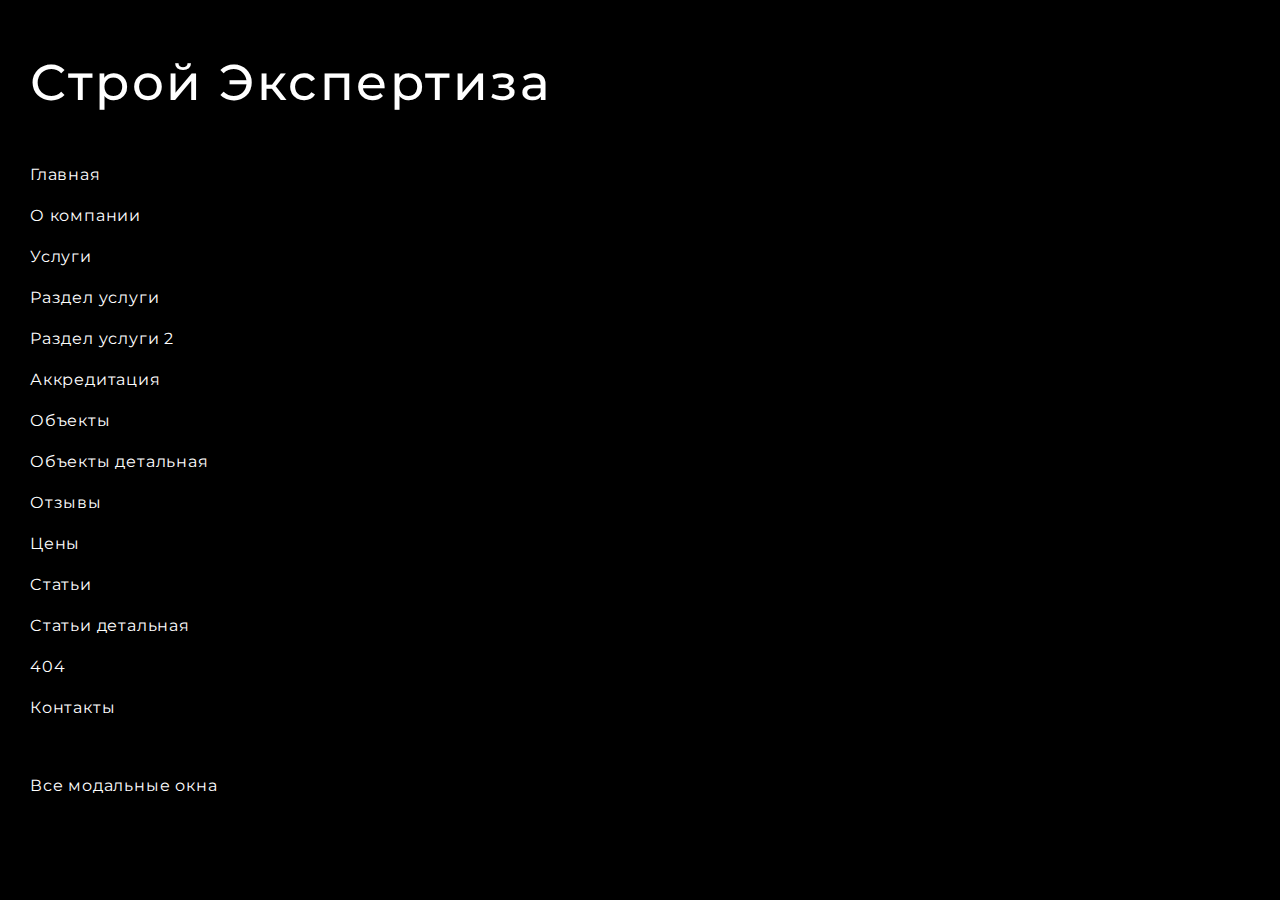
<file: index.html>
<!DOCTYPE html>
<html lang="ru">

<head>
  <meta charset="UTF-8" />
  <meta name="viewport" content="width=device-width, user-scalable=no, viewport-fit=cover" />
  <title>Все страницы</title>

  <link rel="apple-touch-icon" sizes="180x180" href="img/favicon/apple-touch-icon.png">
  <link rel="icon" type="image/png" sizes="32x32" href="img/favicon/favicon-32x32.png">
  <link rel="icon" type="image/png" sizes="16x16" href="img/favicon/favicon-16x16.png">
  <link rel="manifest" href="img/favicon/site.webmanifest">
  <meta name="msapplication-TileColor" content="#da532c">
  <meta name="theme-color" content="#ffffff">

  <link rel="stylesheet" type="text/css" href="fonts/stylesheet.css" />

  <link rel="stylesheet" type="text/css" href="libs/swiper/swiper-bundle.min.css" />
  <link rel="stylesheet" type="text/css" href="libs/selectric/selectric.css" />
  <link rel="stylesheet" type="text/css" href="libs/micromodal/micromodal.css" />
  <link rel="stylesheet" type="text/css" href="libs/fancybox/fancybox.css" />

  <link rel="stylesheet" type="text/css" href="css/style.css" />

  <style>
    body {
      padding: 50px 30px;
      background-color: #000;
      color: #fff;
    }

    a {
      display: table;
      text-decoration: underline;
      text-decoration-color: transparent;
      transition: text-decoration 0.3s;
      text-underline-offset: 5px;
    }

    a:hover {
      text-decoration-color: #fff;
    }

    a+a {
      margin-top: 15px;
    }

    h2 {
      margin-bottom: 50px;
      display: block;
    }
  </style>

</head>

<body>
  <h2>Строй Экспертиза</h2>

  <a href="pages/index.html">Главная</a>
  <a href="pages/about.html">О компании</a>
  <a href="pages/service.html">Услуги</a>
  <a href="pages/service-item.html">Раздел услуги</a>
  <a href="pages/service-item-2.html">Раздел услуги 2</a>
  <a href="pages/accreditation.html">Аккредитация</a>
  <a href="pages/objects.html">Объекты</a>
  <a href="pages/objects-item.html">Объекты детальная</a>
  <a href="pages/reviews.html">Отзывы</a>
  <a href="pages/prices.html">Цены</a>
  <a href="pages/articles.html">Cтатьи</a>
  <a href="pages/articles-item.html">Cтатьи детальная</a>
  <a href="pages/404.html">404</a>
  <a href="pages/contacts.html">Контакты</a>
  <br />
  <br />
  <a href="pages/modals.html">Все модальные окна</a>

  <script src="libs/jquery/jquery-3.7.0.min.js"></script>
  <script src="libs/swiper/swiper-bundle.min.js"></script>
  <script src="libs/selectric/jquery.selectric.min.js"></script>
  <script src="libs/micromodal/micromodal.min.js"></script>
  <script src="libs/tabslet/jquery.tabslet.min.js"></script>
  <script src="libs/fancybox/fancybox.umd.js"></script>
  <script src="libs/inputmask/jquery.inputmask.min.js"></script>
  <script src="js/main.js"></script>
</body>



</html>
</file>
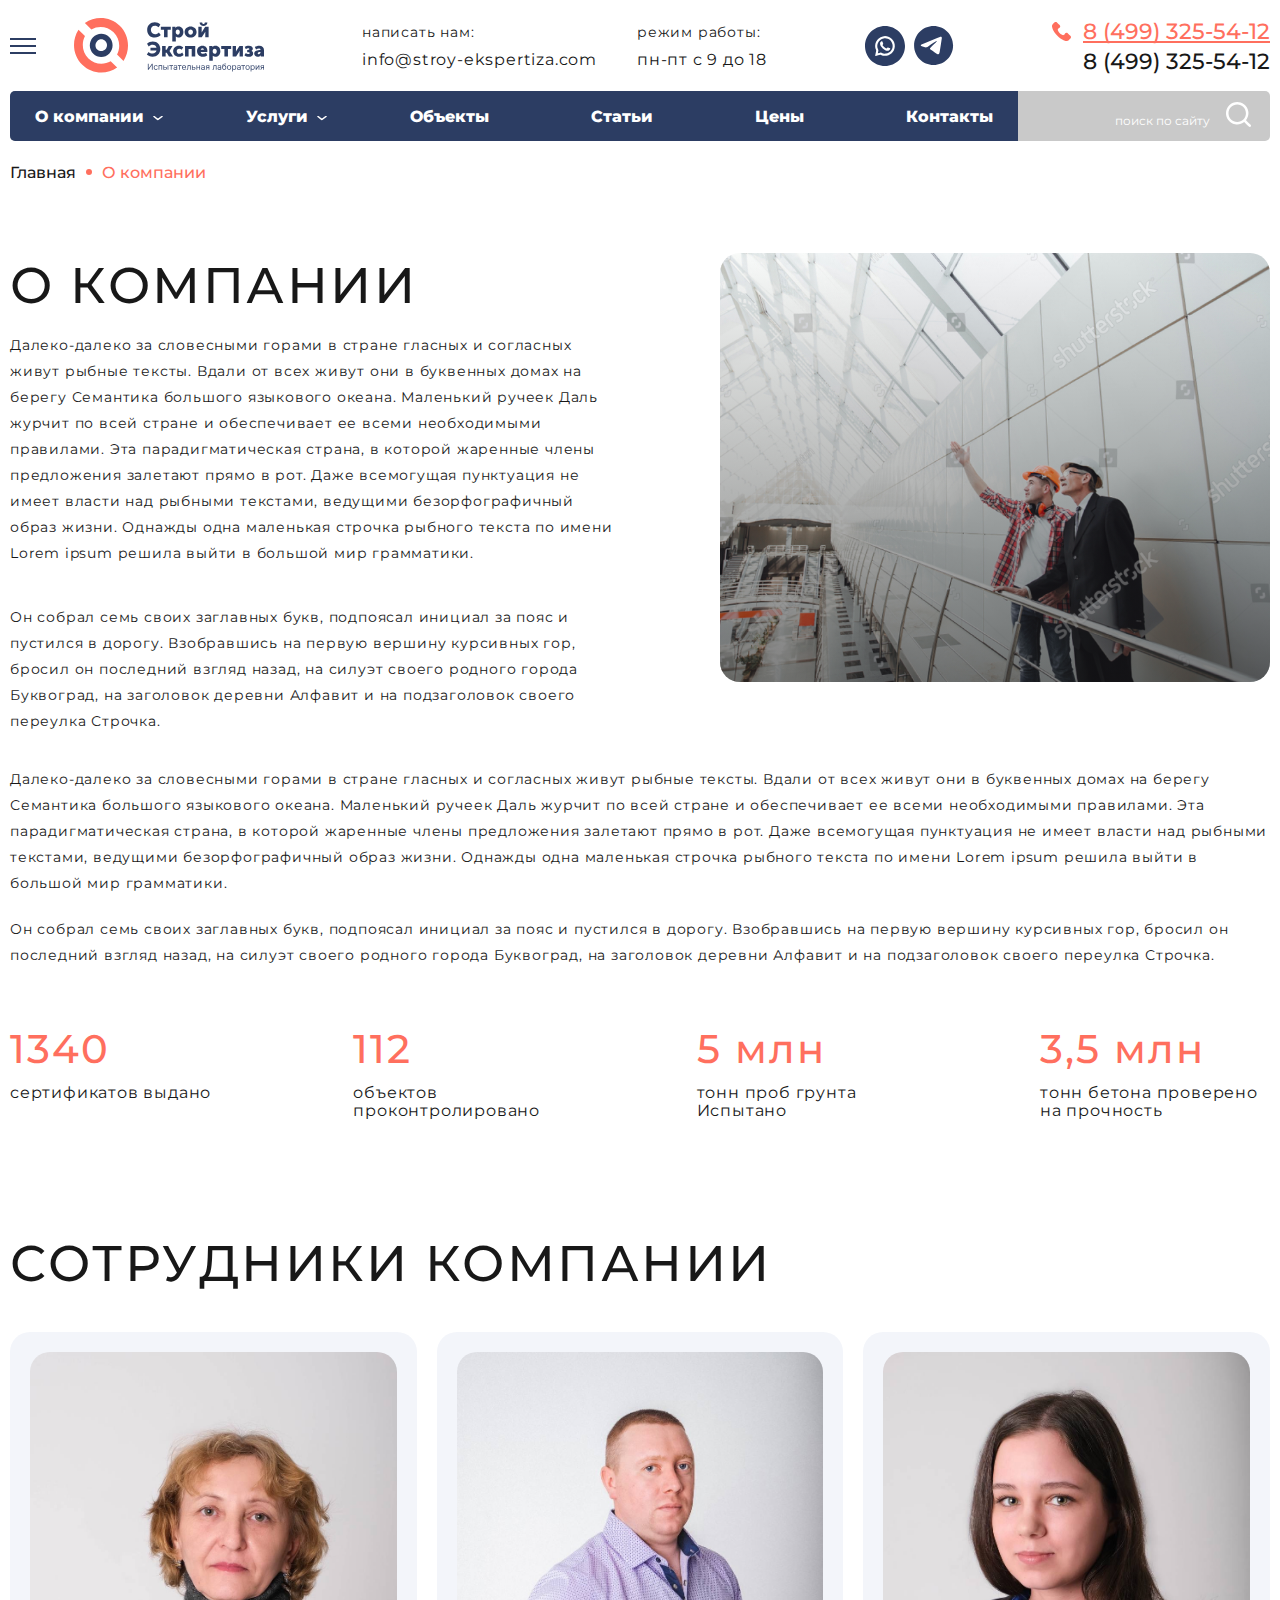
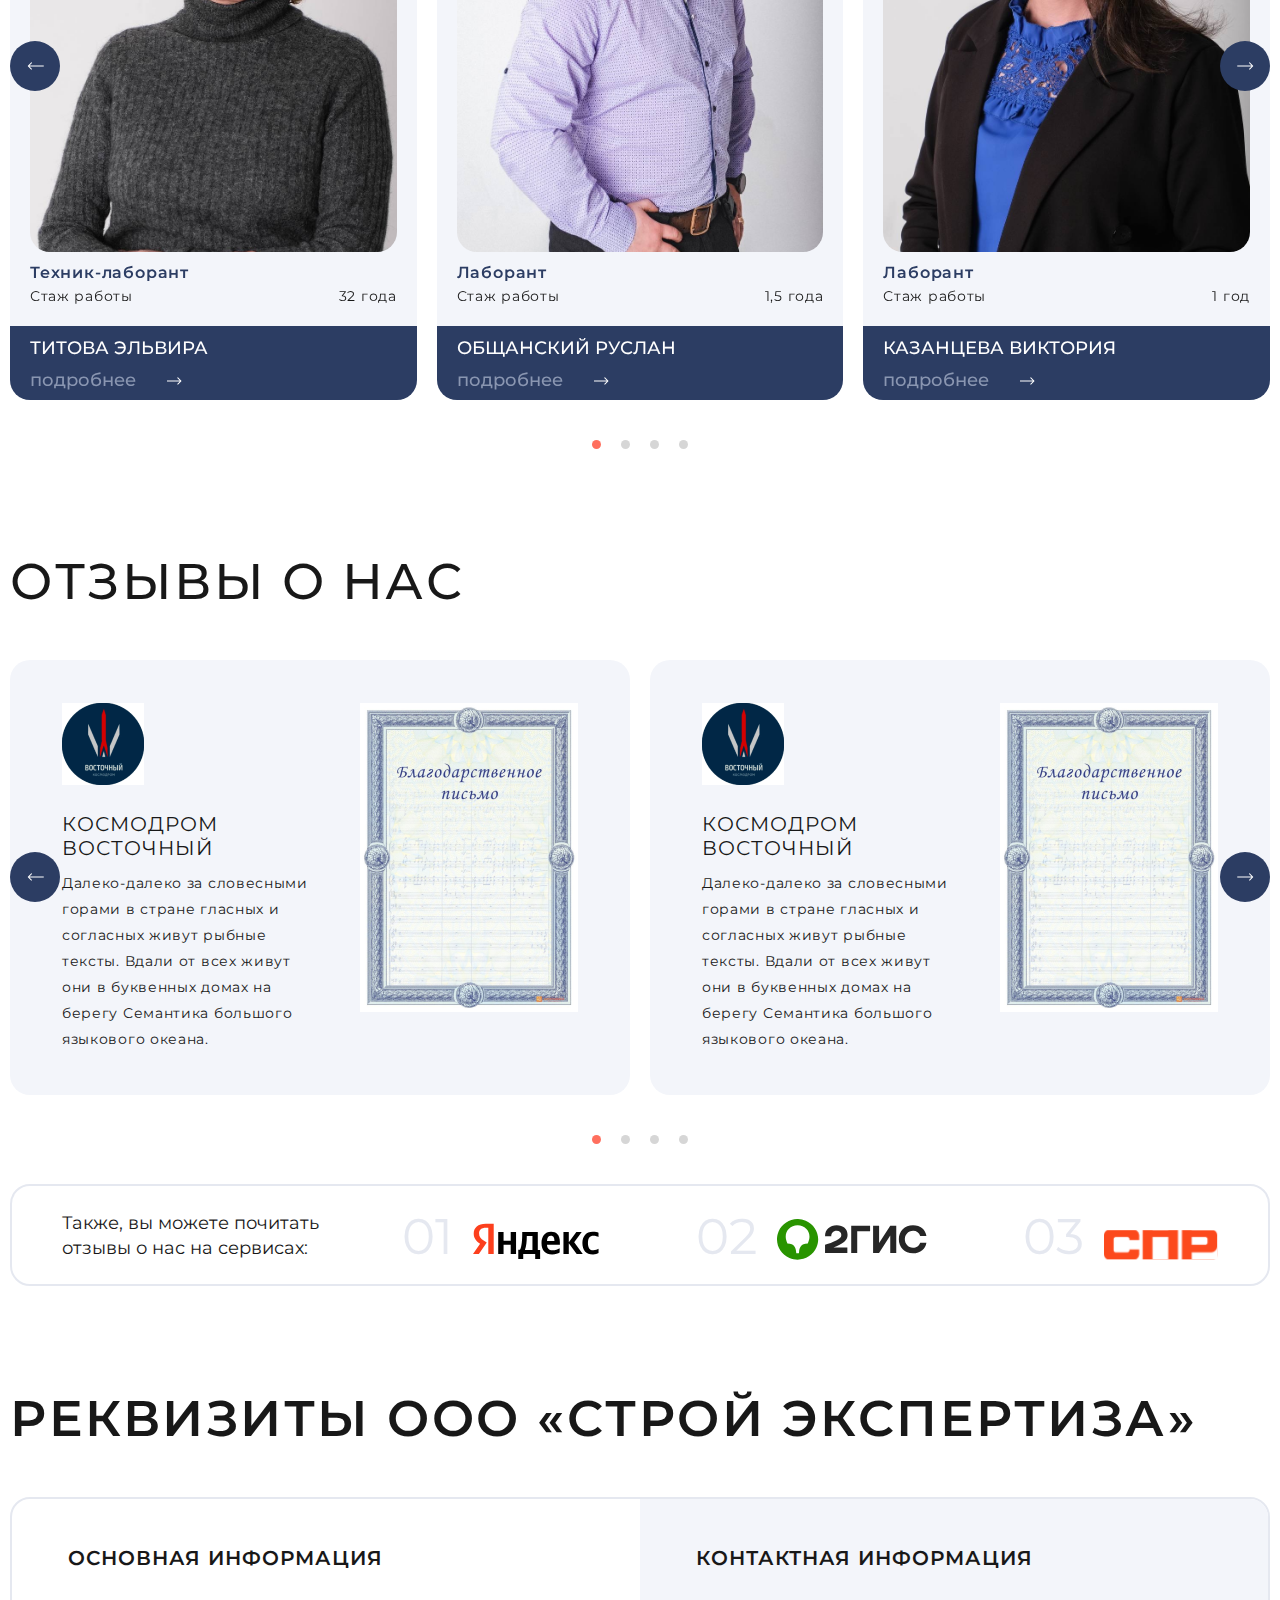
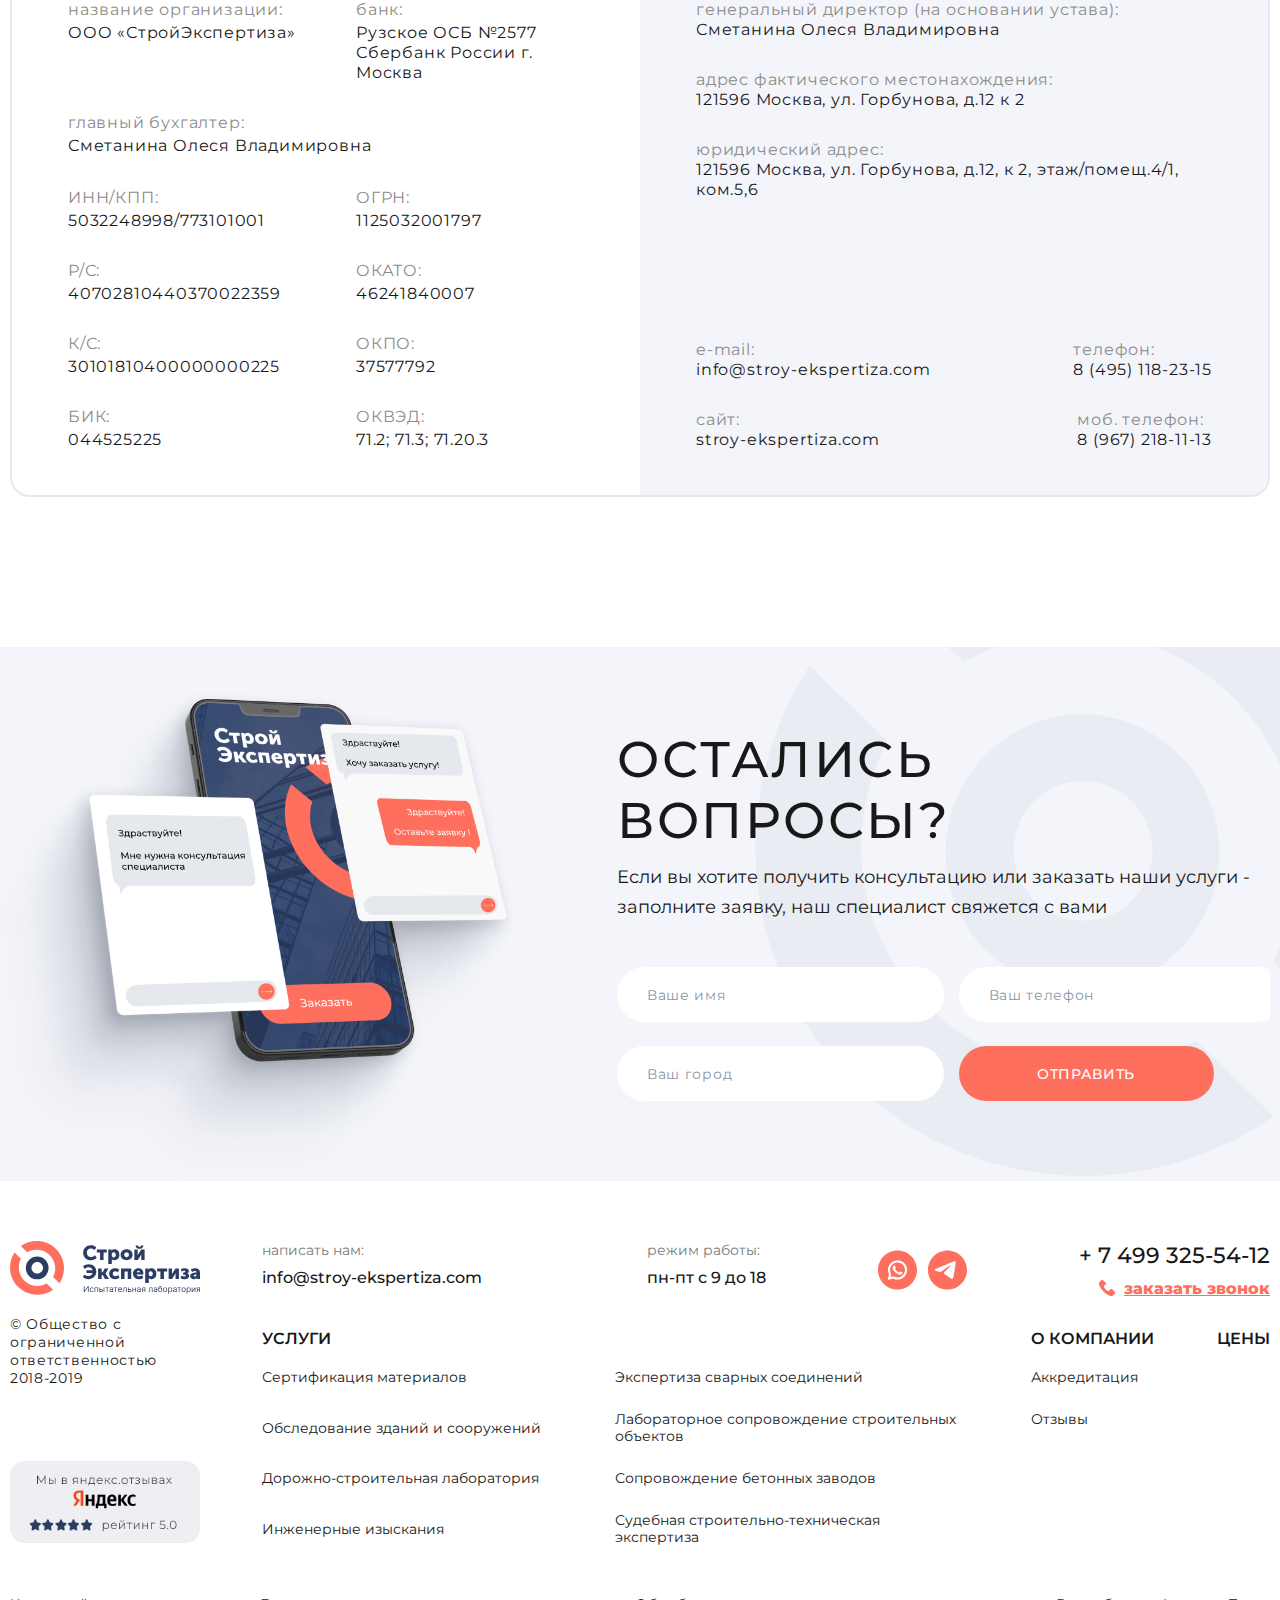
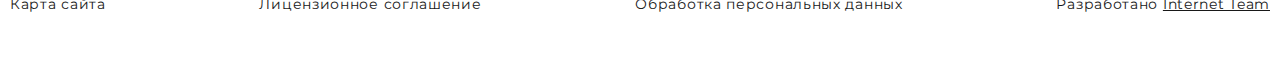
<file: pages/about.html>
<!DOCTYPE html>
<html lang="ru">

<head>
    <meta charset="UTF-8" />
    <meta name="viewport" content="width=device-width, user-scalable=no, viewport-fit=cover" />
    <title>о компании</title>

    <link rel="apple-touch-icon" sizes="180x180" href="../img/favicon/apple-touch-icon.png">
    <link rel="icon" type="image/png" sizes="32x32" href="../img/favicon/favicon-32x32.png">
    <link rel="icon" type="image/png" sizes="16x16" href="../img/favicon/favicon-16x16.png">
    <link rel="manifest" href="../img/favicon/site.webmanifest">
    <meta name="msapplication-TileColor" content="#da532c">
    <meta name="theme-color" content="#ffffff">

    <link rel="stylesheet" type="text/css" href="../fonts/stylesheet.css" />

    <link rel="stylesheet" type="text/css" href="../libs/swiper/swiper-bundle.min.css" />
    <link rel="stylesheet" type="text/css" href="../libs/selectric/selectric.css" />
    <link rel="stylesheet" type="text/css" href="../libs/micromodal/micromodal.css" />
    <link rel="stylesheet" type="text/css" href="../libs/fancybox/fancybox.css" />
    <link rel="stylesheet" type="text/css" href="../libs/jquery-ui/jquery-ui.min.css" />
    <link rel="stylesheet" type="text/css" href="../libs/range/ion.rangeSlider.min.css" />

    <link rel="stylesheet" type="text/css" href="../css/style.css" />
</head>

<body>

    <div class="site-wrapper">
        <header class="header">
            <div class="container">
                <div class="header__top">
                    <button class="burger">
                        <span class="burger__line"></span>
                        <span class="burger__line"></span>
                        <span class="burger__line"></span>
                    </button>

                    <div class="logo">
                        <a href="/"></a>
                        <picture class="picture">
                            <img src="../img/svg/logo.svg" alt="" />
                        </picture>
                    </div>

                    <ul class="header-top__info">
                        <li>
                            <span class="header-top__title">написать нам:</span>
                            <a href="mailto:info@stroy-ekspertiza.com">info@stroy-ekspertiza.com</a>
                        </li>
                        <li>
                            <span class="header-top__title">режим работы:</span>
                            <span class="header-top__txt">пн-пт с 9 до 18</span>
                        </li>
                    </ul>

                    <ul class="social">
                        <li>
                            <a href="#" class="icon-custom icon-custom--whatsapp"></a>
                        </li>
                        <li>
                            <a href="#" class="icon-custom icon-custom--telegram"></a>
                        </li>
                    </ul>

                    <div class="phone-block">
                        <svg class="phone-block__icon" width="19" height="19" viewBox="0 0 19 19" fill="none"
                            xmlns="http://www.w3.org/2000/svg">
                            <path
                                d="M14.2847 18.9991C13.8161 18.8963 13.34 18.8185 12.8797 18.6852C11.9563 18.4186 11.0936 18.0034 10.2638 17.5238C7.85056 16.1286 5.79238 14.3103 3.96875 12.2171C2.83675 10.9172 1.84659 9.51833 1.07338 7.97361C0.576916 6.98161 0.184284 5.95165 0.0442906 4.84484C-0.0572281 4.04124 -0.0108725 3.25245 0.46798 2.5493C0.48884 2.51875 0.506455 2.48449 0.532414 2.45903C1.23285 1.76143 1.91335 1.04115 2.64252 0.374109C3.1872 -0.123976 4.15556 -0.111478 4.78971 0.33291C4.93063 0.431509 5.06552 0.542606 5.18744 0.663887C6.0084 1.47814 6.82796 2.2947 7.64289 3.11497C8.28028 3.75609 8.39756 4.63329 7.94977 5.36839C7.75044 5.69566 7.46952 5.92896 7.10656 6.0595C6.57718 6.24976 6.16739 6.5724 5.94442 7.10243C5.8035 7.43711 5.77847 7.7778 5.87211 8.13285C6.12892 9.10634 6.66479 9.92013 7.31794 10.6654C8.08281 11.538 8.95614 12.2777 10.0061 12.7887C10.446 13.0026 10.8998 13.1827 11.4093 13.1095C12.0462 13.0179 12.5227 12.705 12.8143 12.1212C12.9487 11.8528 13.0605 11.5574 13.2538 11.3371C13.8731 10.6321 14.949 10.5687 15.68 11.1616C15.7662 11.2315 15.8469 11.3088 15.9257 11.3875C16.7314 12.1911 17.5333 12.9984 18.3431 13.7983C18.6978 14.1488 18.9495 14.5427 18.9699 15.0565C18.9713 15.0857 18.9893 15.1139 19 15.1426C19 15.1796 19 15.2167 19 15.2537C18.9879 15.294 18.968 15.3333 18.9652 15.3745C18.9309 15.8444 18.7358 16.2439 18.4113 16.5753C17.8573 17.141 17.2918 17.6951 16.7327 18.2556C16.4801 18.5089 16.1932 18.7107 15.8511 18.819C15.6179 18.8926 15.3759 18.9403 15.1381 19C14.8544 18.9991 14.5698 18.9991 14.2847 18.9991Z"
                                fill="#FF6F5E" />
                        </svg>
                        <a href="tel:84993255412" class="phone-block__link">8 (499) 325-54-12</a>
                        <a href="tel:84993255412" class="phone-block__link">8 (499) 325-54-12</a>
                    </div>
                </div>
                <div class="header__bottom">
                    <nav class="menu">
                        <ul>
                            <li>
                                <a href="#" class="menu-link">О компании</a>
                                <ul class="menu-sub">
                                    <li><a href="#">Ссылка</a></li>
                                    <li><a href="#">Статьи</a></li>
                                    <li><a href="#">Объекты</a></li>
                                    <li><a href="#">Контакты</a></li>
                                </ul>
                            </li>
                            <li>
                                <a href="#" class="menu-link">Услуги</a>
                                <ul class="menu-sub">
                                    <li><a href="#">Ссылка</a></li>
                                    <li><a href="#">Статьи</a></li>
                                    <li><a href="#">Объекты</a></li>
                                    <li><a href="#">Контакты</a></li>
                                </ul>
                            </li>
                            <li><a href="#" class="menu-link">Объекты</a></li>
                            <li><a href="#" class="menu-link">Статьи</a></li>
                            <li><a href="#" class="menu-link">Цены</a></li>
                            <li><a href="#" class="menu-link">Контакты</a></li>
                        </ul>
                    </nav>

                    <div class="search-block">
                        <input type="text">
                        <label for="">поиск по сайту</label>
                        <button class="icon-search">
                            <svg width="25" height="25" viewBox="0 0 25 25" fill="none"
                                xmlns="http://www.w3.org/2000/svg">
                                <path
                                    d="M19.9991 18.2118C20.0834 18.2999 20.1536 18.3779 20.2285 18.4528C21.6876 19.9115 23.1514 21.3662 24.605 22.8303C25.3205 23.551 25.0201 24.707 24.0565 24.9567C23.5618 25.0846 23.1436 24.9223 22.7855 24.5627C21.3427 23.115 19.8954 21.672 18.4495 20.2274C18.3754 20.1533 18.2974 20.0831 18.2115 20.0019C15.4619 22.1033 12.39 22.8841 9.00674 22.218C6.21495 21.6681 3.96077 20.1985 2.24028 17.931C-1.10862 13.5184 -0.656847 7.25479 3.28662 3.30318C7.24568 -0.662458 13.4956 -1.11877 17.9634 2.26731C20.4681 4.16589 21.956 6.69551 22.3516 9.8195C22.7457 12.9287 21.9116 15.7219 19.9991 18.2118ZM19.9344 11.2243C19.9445 6.4264 16.0681 2.52082 11.2836 2.50834C6.41704 2.49586 2.49933 6.38428 2.50245 11.222C2.50635 16.0449 6.39676 19.9317 11.2227 19.9341C16.0557 19.9356 19.9242 16.0683 19.9344 11.2243Z"
                                    fill="white" />
                            </svg>
                        </button>
                    </div>

                </div>
            </div>
            <div class="menu-invis">
                <div class="search-block">
                    <input type="text">
                    <label for="">поиск по сайту</label>
                    <button class="icon-search">
                        <svg width="25" height="25" viewBox="0 0 25 25" fill="none" xmlns="http://www.w3.org/2000/svg">
                            <path
                                d="M19.9991 18.2118C20.0834 18.2999 20.1536 18.3779 20.2285 18.4528C21.6876 19.9115 23.1514 21.3662 24.605 22.8303C25.3205 23.551 25.0201 24.707 24.0565 24.9567C23.5618 25.0846 23.1436 24.9223 22.7855 24.5627C21.3427 23.115 19.8954 21.672 18.4495 20.2274C18.3754 20.1533 18.2974 20.0831 18.2115 20.0019C15.4619 22.1033 12.39 22.8841 9.00674 22.218C6.21495 21.6681 3.96077 20.1985 2.24028 17.931C-1.10862 13.5184 -0.656847 7.25479 3.28662 3.30318C7.24568 -0.662458 13.4956 -1.11877 17.9634 2.26731C20.4681 4.16589 21.956 6.69551 22.3516 9.8195C22.7457 12.9287 21.9116 15.7219 19.9991 18.2118ZM19.9344 11.2243C19.9445 6.4264 16.0681 2.52082 11.2836 2.50834C6.41704 2.49586 2.49933 6.38428 2.50245 11.222C2.50635 16.0449 6.39676 19.9317 11.2227 19.9341C16.0557 19.9356 19.9242 16.0683 19.9344 11.2243Z"
                                fill="white"></path>
                        </svg>
                    </button>
                </div>

                <nav class="menu">
                    <ul>
                        <li>
                            <a href="#" class="menu-link">О компании</a>
                            <ul class="menu-sub">
                                <li><a href="#">Ссылка</a></li>
                                <li><a href="#">Статьи</a></li>
                                <li><a href="#">Объекты</a></li>
                                <li><a href="#">Контакты</a></li>
                            </ul>
                        </li>
                        <li>
                            <a href="#" class="menu-link">Услуги</a>
                            <ul class="menu-sub">
                                <li><a href="#">Ссылка</a></li>
                                <li><a href="#">Статьи</a></li>
                                <li><a href="#">Объекты</a></li>
                                <li><a href="#">Контакты</a></li>
                            </ul>
                        </li>
                        <li><a href="#" class="menu-link not-arrow">Объекты</a></li>
                        <li><a href="#" class="menu-link not-arrow">Статьи</a></li>
                        <li><a href="#" class="menu-link not-arrow">Цены</a></li>
                        <li><a href="#" class="menu-link not-arrow">Контакты</a></li>
                    </ul>
                </nav>

                <ul class="header-top__info">
                    <li>
                        <span class="header-top__title">написать нам:</span>
                        <a href="mailto:info@stroy-ekspertiza.com">info@stroy-ekspertiza.com</a>
                    </li>
                    <li>
                        <span class="header-top__title">режим работы:</span>
                        <span class="header-top__txt">пн-пт с 9 до 18</span>
                    </li>
                </ul>

                <ul class="social">
                    <li>
                        <a href="#" class="icon-custom icon-custom--whatsapp"></a>
                    </li>
                    <li>
                        <a href="#" class="icon-custom icon-custom--telegram"></a>
                    </li>
                </ul>

                <div class="phone-block">
                    <svg class="phone-block__icon" width="19" height="19" viewBox="0 0 19 19" fill="none"
                        xmlns="http://www.w3.org/2000/svg">
                        <path
                            d="M14.2847 18.9991C13.8161 18.8963 13.34 18.8185 12.8797 18.6852C11.9563 18.4186 11.0936 18.0034 10.2638 17.5238C7.85056 16.1286 5.79238 14.3103 3.96875 12.2171C2.83675 10.9172 1.84659 9.51833 1.07338 7.97361C0.576916 6.98161 0.184284 5.95165 0.0442906 4.84484C-0.0572281 4.04124 -0.0108725 3.25245 0.46798 2.5493C0.48884 2.51875 0.506455 2.48449 0.532414 2.45903C1.23285 1.76143 1.91335 1.04115 2.64252 0.374109C3.1872 -0.123976 4.15556 -0.111478 4.78971 0.33291C4.93063 0.431509 5.06552 0.542606 5.18744 0.663887C6.0084 1.47814 6.82796 2.2947 7.64289 3.11497C8.28028 3.75609 8.39756 4.63329 7.94977 5.36839C7.75044 5.69566 7.46952 5.92896 7.10656 6.0595C6.57718 6.24976 6.16739 6.5724 5.94442 7.10243C5.8035 7.43711 5.77847 7.7778 5.87211 8.13285C6.12892 9.10634 6.66479 9.92013 7.31794 10.6654C8.08281 11.538 8.95614 12.2777 10.0061 12.7887C10.446 13.0026 10.8998 13.1827 11.4093 13.1095C12.0462 13.0179 12.5227 12.705 12.8143 12.1212C12.9487 11.8528 13.0605 11.5574 13.2538 11.3371C13.8731 10.6321 14.949 10.5687 15.68 11.1616C15.7662 11.2315 15.8469 11.3088 15.9257 11.3875C16.7314 12.1911 17.5333 12.9984 18.3431 13.7983C18.6978 14.1488 18.9495 14.5427 18.9699 15.0565C18.9713 15.0857 18.9893 15.1139 19 15.1426C19 15.1796 19 15.2167 19 15.2537C18.9879 15.294 18.968 15.3333 18.9652 15.3745C18.9309 15.8444 18.7358 16.2439 18.4113 16.5753C17.8573 17.141 17.2918 17.6951 16.7327 18.2556C16.4801 18.5089 16.1932 18.7107 15.8511 18.819C15.6179 18.8926 15.3759 18.9403 15.1381 19C14.8544 18.9991 14.5698 18.9991 14.2847 18.9991Z"
                            fill="#FF6F5E"></path>
                    </svg>
                    <a href="tel:84993255412" class="phone-block__link">8 (499) 325-54-12</a>
                    <a href="tel:84993255412" class="phone-block__link">8 (499) 325-54-12</a>
                </div>
            </div>
        </header>

        <main class="main">
            <section class="breadcrumbs">
                <div class="container">
                    <ul class="breadcrumbs__list">
                        <li class="breadcrumbs__item">
                            <a href="#" class="breadcrumbs__link">Главная</a>
                        </li>
                        <li class="breadcrumbs__item">
                            <span class="breadcrumbs__link">О компании</span>
                        </li>
                    </ul>
                </div>
            </section>

            <section class="about-page">
                <section class="about-section">
                    <div class="container">
                        <div class="about-block">
                            <div class="about-block__left">
                                <h2 class="caption caption--h2">о компании</h2>
                                <p> Далеко-далеко за словесными горами в стране гласных и согласных живут рыбные тексты.
                                    Вдали от
                                    всех живут они в буквенных домах на берегу Семантика большого языкового океана.
                                    Маленький ручеек
                                    Даль журчит по всей стране и обеспечивает ее всеми необходимыми правилами. Эта
                                    парадигматическая
                                    страна, в которой жаренные члены предложения залетают прямо в рот.
                                    Даже всемогущая пунктуация не имеет власти над рыбными текстами, ведущими
                                    безорфографичный образ
                                    жизни. Однажды одна маленькая строчка рыбного текста по имени Lorem ipsum решила
                                    выйти в
                                    большой
                                    мир грамматики.</p>
                                <p>Он собрал семь своих заглавных букв, подпоясал инициал за пояс и пустился в дорогу.
                                    Взобравшись
                                    на первую вершину курсивных гор, бросил он последний взгляд назад, на силуэт своего
                                    родного
                                    города Буквоград, на заголовок деревни Алфавит и на подзаголовок своего переулка
                                    Строчка.</p>
                            </div>

                            <div class="about-block__right">
                                <picture class="picture">
                                    <img src="../img/pic-about1.jpg" alt="">
                                </picture>
                            </div>

                            <div class="about-block__center">
                                <p>Далеко-далеко за словесными горами в стране гласных и согласных живут рыбные тексты.
                                    Вдали от
                                    всех живут они в буквенных домах на берегу Семантика большого языкового океана.
                                    Маленький ручеек
                                    Даль журчит по всей стране и обеспечивает ее всеми необходимыми правилами. Эта
                                    парадигматическая
                                    страна, в которой жаренные члены предложения залетают прямо в рот.
                                    Даже всемогущая пунктуация не имеет власти над рыбными текстами, ведущими
                                    безорфографичный образ
                                    жизни. Однажды одна маленькая строчка рыбного текста по имени Lorem ipsum решила
                                    выйти в
                                    большой
                                    мир грамматики.</p>
                                <p>Он собрал семь своих заглавных букв, подпоясал инициал за пояс и пустился в дорогу.
                                    Взобравшись
                                    на первую вершину курсивных гор, бросил он последний взгляд назад, на силуэт своего
                                    родного
                                    города Буквоград, на заголовок деревни Алфавит и на подзаголовок своего переулка
                                    Строчка.</p>

                                <ul class="advantages">
                                    <li>
                                        <span class="advantages__title">1340</span>
                                        <span class="advantages__text">сертификатов
                                            выдано</span>
                                    </li>
                                    <li>
                                        <span class="advantages__title">112</span>
                                        <span class="advantages__text">объектов
                                            проконтролировано</span>
                                    </li>
                                    <li>
                                        <span class="advantages__title">5 млн</span>
                                        <span class="advantages__text">тонн проб
                                            грунта Испытано</span>
                                    </li>
                                    <li>
                                        <span class="advantages__title">3,5 млн</span>
                                        <span class="advantages__text">тонн бетона проверено
                                            на прочность</span>
                                    </li>
                                </ul>
                            </div>
                        </div>
                    </div>
                </section>

                <section class="team-section">
                    <div class="container">
                        <h2 class="caption caption--h2">сотрудники компании</h2>
                        <div class="slider-team swiper">
                            <div class="swiper-wrapper">
                                <div class="swiper-slide">
                                    <div class="team-block">
                                        <div class="team-block__media">
                                            <picture class="picture">
                                                <img src="../img/pic-team1.png" alt="" />
                                            </picture>
                                            <span class="team-block__title">Техник-лаборант</span>
                                            <div class="team-block__bottom">
                                                <span class="team-block__stash">Стаж работы</span>
                                                <span class="team-block__age">32 года</span>
                                            </div>
                                        </div>
                                        <div class="team-block__info">
                                            <span class="team-block__name">Титова эльвира</span>
                                            <a href="#" class="team-block__link" data-modal="modal-teams"
                                                data-modal="modal-teams">подробнее
                                                <svg width="15" height="8" viewBox="0 0 15 8" fill="none"
                                                    xmlns="http://www.w3.org/2000/svg">
                                                    <path
                                                        d="M14.3536 4.35356C14.5488 4.15829 14.5488 3.84171 14.3536 3.64645L11.1716 0.464468C10.9763 0.269206 10.6597 0.269206 10.4645 0.464468C10.2692 0.65973 10.2692 0.976313 10.4645 1.17157L13.2929 4L10.4645 6.82843C10.2692 7.02369 10.2692 7.34027 10.4645 7.53554C10.6597 7.7308 10.9763 7.7308 11.1716 7.53554L14.3536 4.35356ZM-8.74228e-08 4.5L14 4.5L14 3.5L8.74228e-08 3.5L-8.74228e-08 4.5Z"
                                                        fill="white" />
                                                </svg>
                                            </a>
                                        </div>
                                    </div>
                                </div>
                                <div class="swiper-slide">
                                    <div class="team-block">
                                        <div class="team-block__media">
                                            <picture class="picture">
                                                <img src="../img/pic-team2.png" alt="" />
                                            </picture>
                                            <span class="team-block__title">Лаборант</span>
                                            <div class="team-block__bottom">
                                                <span class="team-block__stash">Стаж работы</span>
                                                <span class="team-block__age">1,5 года</span>
                                            </div>
                                        </div>
                                        <div class="team-block__info">
                                            <span class="team-block__name">Общанский руслан</span>
                                            <a href="#" class="team-block__link" data-modal="modal-teams">подробнее
                                                <svg width="15" height="8" viewBox="0 0 15 8" fill="none"
                                                    xmlns="http://www.w3.org/2000/svg">
                                                    <path
                                                        d="M14.3536 4.35356C14.5488 4.15829 14.5488 3.84171 14.3536 3.64645L11.1716 0.464468C10.9763 0.269206 10.6597 0.269206 10.4645 0.464468C10.2692 0.65973 10.2692 0.976313 10.4645 1.17157L13.2929 4L10.4645 6.82843C10.2692 7.02369 10.2692 7.34027 10.4645 7.53554C10.6597 7.7308 10.9763 7.7308 11.1716 7.53554L14.3536 4.35356ZM-8.74228e-08 4.5L14 4.5L14 3.5L8.74228e-08 3.5L-8.74228e-08 4.5Z"
                                                        fill="white" />
                                                </svg>
                                            </a>
                                        </div>
                                    </div>
                                </div>
                                <div class="swiper-slide">
                                    <div class="team-block">
                                        <div class="team-block__media">
                                            <picture class="picture">
                                                <img src="../img/pic-team3.png" alt="" />
                                            </picture>
                                            <span class="team-block__title">Лаборант</span>
                                            <div class="team-block__bottom">
                                                <span class="team-block__stash">Стаж работы</span>
                                                <span class="team-block__age">1 год</span>
                                            </div>
                                        </div>
                                        <div class="team-block__info">
                                            <span class="team-block__name">казанцева виктория</span>
                                            <a href="#" class="team-block__link" data-modal="modal-teams">подробнее
                                                <svg width="15" height="8" viewBox="0 0 15 8" fill="none"
                                                    xmlns="http://www.w3.org/2000/svg">
                                                    <path
                                                        d="M14.3536 4.35356C14.5488 4.15829 14.5488 3.84171 14.3536 3.64645L11.1716 0.464468C10.9763 0.269206 10.6597 0.269206 10.4645 0.464468C10.2692 0.65973 10.2692 0.976313 10.4645 1.17157L13.2929 4L10.4645 6.82843C10.2692 7.02369 10.2692 7.34027 10.4645 7.53554C10.6597 7.7308 10.9763 7.7308 11.1716 7.53554L14.3536 4.35356ZM-8.74228e-08 4.5L14 4.5L14 3.5L8.74228e-08 3.5L-8.74228e-08 4.5Z"
                                                        fill="white" />
                                                </svg>
                                            </a>
                                        </div>
                                    </div>
                                </div>
                                <div class="swiper-slide">
                                    <div class="team-block">
                                        <div class="team-block__media">
                                            <picture class="picture">
                                                <img src="../img/pic-team4.png" alt="" />
                                            </picture>
                                            <span class="team-block__title">Лаборант</span>
                                            <div class="team-block__bottom">
                                                <span class="team-block__stash">Стаж работы</span>
                                                <span class="team-block__age">1 год</span>
                                            </div>
                                        </div>
                                        <div class="team-block__info">
                                            <span class="team-block__name">кушнарева владлена</span>
                                            <a href="#" class="team-block__link" data-modal="modal-teams">подробнее
                                                <svg width="15" height="8" viewBox="0 0 15 8" fill="none"
                                                    xmlns="http://www.w3.org/2000/svg">
                                                    <path
                                                        d="M14.3536 4.35356C14.5488 4.15829 14.5488 3.84171 14.3536 3.64645L11.1716 0.464468C10.9763 0.269206 10.6597 0.269206 10.4645 0.464468C10.2692 0.65973 10.2692 0.976313 10.4645 1.17157L13.2929 4L10.4645 6.82843C10.2692 7.02369 10.2692 7.34027 10.4645 7.53554C10.6597 7.7308 10.9763 7.7308 11.1716 7.53554L14.3536 4.35356ZM-8.74228e-08 4.5L14 4.5L14 3.5L8.74228e-08 3.5L-8.74228e-08 4.5Z"
                                                        fill="white" />
                                                </svg>
                                            </a>
                                        </div>
                                    </div>
                                </div>
                                <div class="swiper-slide">
                                    <div class="team-block">
                                        <div class="team-block__media">
                                            <picture class="picture">
                                                <img src="../img/pic-team1.png" alt="" />
                                            </picture>
                                            <span class="team-block__title">Техник-лаборант</span>
                                            <div class="team-block__bottom">
                                                <span class="team-block__stash">Стаж работы</span>
                                                <span class="team-block__age">32 года</span>
                                            </div>
                                        </div>
                                        <div class="team-block__info">
                                            <span class="team-block__name">Титова эльвира</span>
                                            <a href="#" class="team-block__link" data-modal="modal-teams">подробнее
                                                <svg width="15" height="8" viewBox="0 0 15 8" fill="none"
                                                    xmlns="http://www.w3.org/2000/svg">
                                                    <path
                                                        d="M14.3536 4.35356C14.5488 4.15829 14.5488 3.84171 14.3536 3.64645L11.1716 0.464468C10.9763 0.269206 10.6597 0.269206 10.4645 0.464468C10.2692 0.65973 10.2692 0.976313 10.4645 1.17157L13.2929 4L10.4645 6.82843C10.2692 7.02369 10.2692 7.34027 10.4645 7.53554C10.6597 7.7308 10.9763 7.7308 11.1716 7.53554L14.3536 4.35356ZM-8.74228e-08 4.5L14 4.5L14 3.5L8.74228e-08 3.5L-8.74228e-08 4.5Z"
                                                        fill="white" />
                                                </svg>
                                            </a>
                                        </div>
                                    </div>
                                </div>
                                <div class="swiper-slide">
                                    <div class="team-block">
                                        <div class="team-block__media">
                                            <picture class="picture">
                                                <img src="../img/pic-team2.png" alt="" />
                                            </picture>
                                            <span class="team-block__title">Лаборант</span>
                                            <div class="team-block__bottom">
                                                <span class="team-block__stash">Стаж работы</span>
                                                <span class="team-block__age">1,5 года</span>
                                            </div>
                                        </div>
                                        <div class="team-block__info">
                                            <span class="team-block__name">Общанский руслан</span>
                                            <a href="#" class="team-block__link" data-modal="modal-teams">подробнее
                                                <svg width="15" height="8" viewBox="0 0 15 8" fill="none"
                                                    xmlns="http://www.w3.org/2000/svg">
                                                    <path
                                                        d="M14.3536 4.35356C14.5488 4.15829 14.5488 3.84171 14.3536 3.64645L11.1716 0.464468C10.9763 0.269206 10.6597 0.269206 10.4645 0.464468C10.2692 0.65973 10.2692 0.976313 10.4645 1.17157L13.2929 4L10.4645 6.82843C10.2692 7.02369 10.2692 7.34027 10.4645 7.53554C10.6597 7.7308 10.9763 7.7308 11.1716 7.53554L14.3536 4.35356ZM-8.74228e-08 4.5L14 4.5L14 3.5L8.74228e-08 3.5L-8.74228e-08 4.5Z"
                                                        fill="white" />
                                                </svg>
                                            </a>
                                        </div>
                                    </div>
                                </div>
                                <div class="swiper-slide">
                                    <div class="team-block">
                                        <div class="team-block__media">
                                            <picture class="picture">
                                                <img src="../img/pic-team3.png" alt="" />
                                            </picture>
                                            <span class="team-block__title">Лаборант</span>
                                            <div class="team-block__bottom">
                                                <span class="team-block__stash">Стаж работы</span>
                                                <span class="team-block__age">1 год</span>
                                            </div>
                                        </div>
                                        <div class="team-block__info">
                                            <span class="team-block__name">казанцева виктория</span>
                                            <a href="#" class="team-block__link" data-modal="modal-teams">подробнее
                                                <svg width="15" height="8" viewBox="0 0 15 8" fill="none"
                                                    xmlns="http://www.w3.org/2000/svg">
                                                    <path
                                                        d="M14.3536 4.35356C14.5488 4.15829 14.5488 3.84171 14.3536 3.64645L11.1716 0.464468C10.9763 0.269206 10.6597 0.269206 10.4645 0.464468C10.2692 0.65973 10.2692 0.976313 10.4645 1.17157L13.2929 4L10.4645 6.82843C10.2692 7.02369 10.2692 7.34027 10.4645 7.53554C10.6597 7.7308 10.9763 7.7308 11.1716 7.53554L14.3536 4.35356ZM-8.74228e-08 4.5L14 4.5L14 3.5L8.74228e-08 3.5L-8.74228e-08 4.5Z"
                                                        fill="white" />
                                                </svg>
                                            </a>
                                        </div>
                                    </div>
                                </div>
                                <div class="swiper-slide">
                                    <div class="team-block">
                                        <div class="team-block__media">
                                            <picture class="picture">
                                                <img src="../img/pic-team4.png" alt="" />
                                            </picture>
                                            <span class="team-block__title">Лаборант</span>
                                            <div class="team-block__bottom">
                                                <span class="team-block__stash">Стаж работы</span>
                                                <span class="team-block__age">1 год</span>
                                            </div>
                                        </div>
                                        <div class="team-block__info">
                                            <span class="team-block__name">кушнарева владлена</span>
                                            <a href="#" class="team-block__link" data-modal="modal-teams">подробнее
                                                <svg width="15" height="8" viewBox="0 0 15 8" fill="none"
                                                    xmlns="http://www.w3.org/2000/svg">
                                                    <path
                                                        d="M14.3536 4.35356C14.5488 4.15829 14.5488 3.84171 14.3536 3.64645L11.1716 0.464468C10.9763 0.269206 10.6597 0.269206 10.4645 0.464468C10.2692 0.65973 10.2692 0.976313 10.4645 1.17157L13.2929 4L10.4645 6.82843C10.2692 7.02369 10.2692 7.34027 10.4645 7.53554C10.6597 7.7308 10.9763 7.7308 11.1716 7.53554L14.3536 4.35356ZM-8.74228e-08 4.5L14 4.5L14 3.5L8.74228e-08 3.5L-8.74228e-08 4.5Z"
                                                        fill="white" />
                                                </svg>
                                            </a>
                                        </div>
                                    </div>
                                </div>
                                <div class="swiper-slide">
                                    <div class="team-block">
                                        <div class="team-block__media">
                                            <picture class="picture">
                                                <img src="../img/pic-team1.png" alt="" />
                                            </picture>
                                            <span class="team-block__title">Техник-лаборант</span>
                                            <div class="team-block__bottom">
                                                <span class="team-block__stash">Стаж работы</span>
                                                <span class="team-block__age">32 года</span>
                                            </div>
                                        </div>
                                        <div class="team-block__info">
                                            <span class="team-block__name">Титова эльвира</span>
                                            <a href="#" class="team-block__link" data-modal="modal-teams">подробнее
                                                <svg width="15" height="8" viewBox="0 0 15 8" fill="none"
                                                    xmlns="http://www.w3.org/2000/svg">
                                                    <path
                                                        d="M14.3536 4.35356C14.5488 4.15829 14.5488 3.84171 14.3536 3.64645L11.1716 0.464468C10.9763 0.269206 10.6597 0.269206 10.4645 0.464468C10.2692 0.65973 10.2692 0.976313 10.4645 1.17157L13.2929 4L10.4645 6.82843C10.2692 7.02369 10.2692 7.34027 10.4645 7.53554C10.6597 7.7308 10.9763 7.7308 11.1716 7.53554L14.3536 4.35356ZM-8.74228e-08 4.5L14 4.5L14 3.5L8.74228e-08 3.5L-8.74228e-08 4.5Z"
                                                        fill="white" />
                                                </svg>
                                            </a>
                                        </div>
                                    </div>
                                </div>
                                <div class="swiper-slide">
                                    <div class="team-block">
                                        <div class="team-block__media">
                                            <picture class="picture">
                                                <img src="../img/pic-team2.png" alt="" />
                                            </picture>
                                            <span class="team-block__title">Лаборант</span>
                                            <div class="team-block__bottom">
                                                <span class="team-block__stash">Стаж работы</span>
                                                <span class="team-block__age">1,5 года</span>
                                            </div>
                                        </div>
                                        <div class="team-block__info">
                                            <span class="team-block__name">Общанский руслан</span>
                                            <a href="#" class="team-block__link" data-modal="modal-teams">подробнее
                                                <svg width="15" height="8" viewBox="0 0 15 8" fill="none"
                                                    xmlns="http://www.w3.org/2000/svg">
                                                    <path
                                                        d="M14.3536 4.35356C14.5488 4.15829 14.5488 3.84171 14.3536 3.64645L11.1716 0.464468C10.9763 0.269206 10.6597 0.269206 10.4645 0.464468C10.2692 0.65973 10.2692 0.976313 10.4645 1.17157L13.2929 4L10.4645 6.82843C10.2692 7.02369 10.2692 7.34027 10.4645 7.53554C10.6597 7.7308 10.9763 7.7308 11.1716 7.53554L14.3536 4.35356ZM-8.74228e-08 4.5L14 4.5L14 3.5L8.74228e-08 3.5L-8.74228e-08 4.5Z"
                                                        fill="white" />
                                                </svg>
                                            </a>
                                        </div>
                                    </div>
                                </div>
                                <div class="swiper-slide">
                                    <div class="team-block">
                                        <div class="team-block__media">
                                            <picture class="picture">
                                                <img src="../img/pic-team3.png" alt="" />
                                            </picture>
                                            <span class="team-block__title">Лаборант</span>
                                            <div class="team-block__bottom">
                                                <span class="team-block__stash">Стаж работы</span>
                                                <span class="team-block__age">1 год</span>
                                            </div>
                                        </div>
                                        <div class="team-block__info">
                                            <span class="team-block__name">казанцева виктория</span>
                                            <a href="#" class="team-block__link" data-modal="modal-teams">подробнее
                                                <svg width="15" height="8" viewBox="0 0 15 8" fill="none"
                                                    xmlns="http://www.w3.org/2000/svg">
                                                    <path
                                                        d="M14.3536 4.35356C14.5488 4.15829 14.5488 3.84171 14.3536 3.64645L11.1716 0.464468C10.9763 0.269206 10.6597 0.269206 10.4645 0.464468C10.2692 0.65973 10.2692 0.976313 10.4645 1.17157L13.2929 4L10.4645 6.82843C10.2692 7.02369 10.2692 7.34027 10.4645 7.53554C10.6597 7.7308 10.9763 7.7308 11.1716 7.53554L14.3536 4.35356ZM-8.74228e-08 4.5L14 4.5L14 3.5L8.74228e-08 3.5L-8.74228e-08 4.5Z"
                                                        fill="white" />
                                                </svg>
                                            </a>
                                        </div>
                                    </div>
                                </div>
                                <div class="swiper-slide">
                                    <div class="team-block">
                                        <div class="team-block__media">
                                            <picture class="picture">
                                                <img src="../img/pic-team4.png" alt="" />
                                            </picture>
                                            <span class="team-block__title">Лаборант</span>
                                            <div class="team-block__bottom">
                                                <span class="team-block__stash">Стаж работы</span>
                                                <span class="team-block__age">1 год</span>
                                            </div>
                                        </div>
                                        <div class="team-block__info">
                                            <span class="team-block__name">кушнарева владлена</span>
                                            <a href="#" class="team-block__link" data-modal="modal-teams">подробнее
                                                <svg width="15" height="8" viewBox="0 0 15 8" fill="none"
                                                    xmlns="http://www.w3.org/2000/svg">
                                                    <path
                                                        d="M14.3536 4.35356C14.5488 4.15829 14.5488 3.84171 14.3536 3.64645L11.1716 0.464468C10.9763 0.269206 10.6597 0.269206 10.4645 0.464468C10.2692 0.65973 10.2692 0.976313 10.4645 1.17157L13.2929 4L10.4645 6.82843C10.2692 7.02369 10.2692 7.34027 10.4645 7.53554C10.6597 7.7308 10.9763 7.7308 11.1716 7.53554L14.3536 4.35356ZM-8.74228e-08 4.5L14 4.5L14 3.5L8.74228e-08 3.5L-8.74228e-08 4.5Z"
                                                        fill="white" />
                                                </svg>
                                            </a>
                                        </div>
                                    </div>
                                </div>
                            </div>
                            <div class="swiper-pagination"></div>
                            <button class="swiper-button-prev">
                                <svg width="17" height="8" viewBox="0 0 17 8" fill="none"
                                    xmlns="http://www.w3.org/2000/svg">
                                    <path
                                        d="M0.887995 4.35355C0.692734 4.15829 0.692734 3.84171 0.887995 3.64645L4.06998 0.464467C4.26524 0.269205 4.58182 0.269205 4.77708 0.464467C4.97234 0.659729 4.97234 0.976312 4.77708 1.17157L1.94866 4L4.77708 6.82843C4.97234 7.02369 4.97234 7.34027 4.77708 7.53553C4.58182 7.7308 4.26524 7.7308 4.06998 7.53554L0.887995 4.35355ZM16.7588 4.5L1.24155 4.5L1.24155 3.5L16.7588 3.5L16.7588 4.5Z"
                                        fill="white" />
                                </svg>
                            </button>
                            <button class="swiper-button-next">
                                <svg width="17" height="8" viewBox="0 0 17 8" fill="none"
                                    xmlns="http://www.w3.org/2000/svg">
                                    <path
                                        d="M16.112 4.35355C16.3073 4.15829 16.3073 3.84171 16.112 3.64645L12.93 0.464467C12.7348 0.269205 12.4182 0.269205 12.2229 0.464467C12.0277 0.659729 12.0277 0.976312 12.2229 1.17157L15.0513 4L12.2229 6.82843C12.0277 7.02369 12.0277 7.34027 12.2229 7.53553C12.4182 7.7308 12.7348 7.7308 12.93 7.53554L16.112 4.35355ZM0.241211 4.5L15.7585 4.5L15.7585 3.5L0.241211 3.5L0.241211 4.5Z"
                                        fill="white" />
                                </svg>
                            </button>
                        </div>
                    </div>
                </section>
            </section>

            <section class="reviews-section">
                <div class="container">
                    <h2 class="caption caption--h2">отзывы о нас</h2>

                    <div class="slider-reviews swiper">
                        <div class="swiper-wrapper">
                            <div class="swiper-slide">
                                <div class="review-block">
                                    <div class="reviews-block__content">
                                        <picture class="review-block__logo picture">
                                            <img src="../img/pic-review.png" alt="" />
                                        </picture>
                                        <span class="caption caption--h4">Космодром восточный</span>
                                        <p>
                                            Далеко-далеко за словесными горами в стране гласных и согласных живут рыбные
                                            тексты. Вдали от всех живут они в буквенных домах на берегу Семантика
                                            большого
                                            языкового океана.
                                        </p>
                                    </div>
                                    <picture class="review-block__docs picture">
                                        <a href="../img/doc-review.png" data-fancybox="reviewsdocs"></a>
                                        <img src="../img/doc-review.png" alt="" />
                                    </picture>
                                </div>
                            </div>
                            <div class="swiper-slide">
                                <div class="review-block">
                                    <div class="reviews-block__content">
                                        <picture class="review-block__logo picture">
                                            <img src="../img/pic-review.png" alt="" />
                                        </picture>
                                        <span class="caption caption--h4">Космодром восточный</span>
                                        <p>
                                            Далеко-далеко за словесными горами в стране гласных и согласных живут рыбные
                                            тексты. Вдали от всех живут они в буквенных домах на берегу Семантика
                                            большого
                                            языкового океана.
                                        </p>
                                    </div>
                                    <picture class="review-block__docs picture">
                                        <a href="../img/doc-review.png" data-fancybox="reviewsdocs"></a>
                                        <img src="../img/doc-review.png" alt="" />
                                    </picture>
                                </div>
                            </div>
                            <div class="swiper-slide">
                                <div class="review-block">
                                    <div class="reviews-block__content">
                                        <picture class="review-block__logo picture">
                                            <img src="../img/pic-review.png" alt="" />
                                        </picture>
                                        <span class="caption caption--h4">Космодром восточный</span>
                                        <p>
                                            Далеко-далеко за словесными горами в стране гласных и согласных живут рыбные
                                            тексты. Вдали от всех живут они в буквенных домах на берегу Семантика
                                            большого
                                            языкового океана.
                                        </p>
                                    </div>
                                    <picture class="review-block__docs picture">
                                        <a href="../img/doc-review.png" data-fancybox="reviewsdocs"></a>
                                        <img src="../img/doc-review.png" alt="" />
                                    </picture>
                                </div>
                            </div>
                            <div class="swiper-slide">
                                <div class="review-block">
                                    <div class="reviews-block__content">
                                        <picture class="review-block__logo picture">
                                            <img src="../img/pic-review.png" alt="" />
                                        </picture>
                                        <span class="caption caption--h4">Космодром восточный</span>
                                        <p>
                                            Далеко-далеко за словесными горами в стране гласных и согласных живут рыбные
                                            тексты. Вдали от всех живут они в буквенных домах на берегу Семантика
                                            большого
                                            языкового океана.
                                        </p>
                                    </div>
                                    <picture class="review-block__docs picture">
                                        <a href="../img/doc-review.png" data-fancybox="reviewsdocs"></a>
                                        <img src="../img/doc-review.png" alt="" />
                                    </picture>
                                </div>
                            </div>
                        </div>

                        <div class="swiper-pagination"></div>

                        <button class="swiper-button-prev">
                            <svg width="17" height="8" viewBox="0 0 17 8" fill="none"
                                xmlns="http://www.w3.org/2000/svg">
                                <path
                                    d="M0.887995 4.35355C0.692734 4.15829 0.692734 3.84171 0.887995 3.64645L4.06998 0.464467C4.26524 0.269205 4.58182 0.269205 4.77708 0.464467C4.97234 0.659729 4.97234 0.976312 4.77708 1.17157L1.94866 4L4.77708 6.82843C4.97234 7.02369 4.97234 7.34027 4.77708 7.53553C4.58182 7.7308 4.26524 7.7308 4.06998 7.53554L0.887995 4.35355ZM16.7588 4.5L1.24155 4.5L1.24155 3.5L16.7588 3.5L16.7588 4.5Z"
                                    fill="white" />
                            </svg>
                        </button>
                        <button class="swiper-button-next">
                            <svg width="17" height="8" viewBox="0 0 17 8" fill="none"
                                xmlns="http://www.w3.org/2000/svg">
                                <path
                                    d="M16.112 4.35355C16.3073 4.15829 16.3073 3.84171 16.112 3.64645L12.93 0.464467C12.7348 0.269205 12.4182 0.269205 12.2229 0.464467C12.0277 0.659729 12.0277 0.976312 12.2229 1.17157L15.0513 4L12.2229 6.82843C12.0277 7.02369 12.0277 7.34027 12.2229 7.53553C12.4182 7.7308 12.7348 7.7308 12.93 7.53554L16.112 4.35355ZM0.241211 4.5L15.7585 4.5L15.7585 3.5L0.241211 3.5L0.241211 4.5Z"
                                    fill="white" />
                            </svg>
                        </button>
                    </div>

                    <div class="reviews-other">
                        <span class="reviews-other__txt">Также, вы можете почитать отзывы о нас на сервисах:</span>
                        <ul>
                            <li>
                                <span class="reviews-other__num">01</span>
                                <picture class="picture">
                                    <a href="#"></a>
                                    <img src="../img/svg/company-logo1.svg" alt="">
                                </picture>
                            </li>
                            <li>
                                <span class="reviews-other__num">02</span>
                                <picture class="picture">
                                    <a href="#"></a>
                                    <img src="../img/svg/company-logo2.svg" alt="">
                                </picture>
                            </li>
                            <li>
                                <span class="reviews-other__num">03</span>
                                <picture class="picture">
                                    <a href="#"></a>
                                    <img src="../img/svg/company-logo3.svg" alt="">
                                </picture>
                            </li>
                        </ul>
                    </div>
                </div>
            </section>

            <section class="requisites-section">
                <div class="container">
                    <h2 class="caption caption--h2">Реквизиты ООО «Строй Экспертиза»</h2>

                    <div class="requisites-content">
                        <div class="requisites-content__left main-info">
                            <span class="caption caption--h4">Основная информация</span>
                            <ul>
                                <li>
                                    <span class="title">название организации:</span>
                                    <p>ООО «СтройЭкспертиза»</p>
                                </li>
                                <li>
                                    <span class="title">банк:</span>
                                    <p>Рузское ОСБ №2577 Сбербанк России г. Москва</p>
                                </li>
                                <li class="full">
                                    <span class="title">главный бухгалтер:</span>
                                    <p>Сметанина Олеся Владимировна</p>
                                </li>
                            </ul>

                            <ul>
                                <li>
                                    <span class="title">ИНН/КПП:</span>
                                    <p>5032248998/773101001</p>
                                </li>
                                <li>
                                    <span class="title">ОГРН:</span>
                                    <p>1125032001797</p>
                                </li>
                                <li>
                                    <span class="title">Р/С:</span>
                                    <p>40702810440370022359</p>
                                </li>
                                <li>
                                    <span class="title">ОКАТО:</span>
                                    <p>46241840007</p>
                                </li>
                                <li>
                                    <span class="title">К/С:</span>
                                    <p>30101810400000000225</p>
                                </li>
                                <li>
                                    <span class="title">ОКПО:</span>
                                    <p>37577792</p>
                                </li>
                                <li>
                                    <span class="title">БИК:</span>
                                    <p>044525225</p>
                                </li>
                                <li>
                                    <span class="title">ОКВЭД:</span>
                                    <p>71.2; 71.3; 71.20.3</p>
                                </li>
                            </ul>
                        </div>
                        <div class="requisites-content__right">
                            <span class="caption caption--h4">контактная информация</span>
                            <ul>
                                <li>
                                    <span class="title">генеральный директор (на основании устава):</span>
                                    <p>Сметанина Олеся Владимировна</p>
                                </li>
                                <li>
                                    <span class="title">адрес фактического местонахождения:</span>
                                    <p>121596 Москва, ул. Горбунова, д.12 к 2</p>
                                </li>
                                <li>
                                    <span class="title">юридический адрес:</span>
                                    <p>121596 Москва, ул. Горбунова, д.12, к 2, этаж/помещ.4/1, ком.5,6</p>
                                </li>
                            </ul>

                            <ul>
                                <li>
                                    <span class="title">e-mail:</span>
                                    <a href="mailto:info@stroy-ekspertiza.com">info@stroy-ekspertiza.com</a>
                                </li>
                                <li>
                                    <span class="title">телефон:</span>
                                    <a href="tel:84951182315">8 (495) 118-23-15</a>
                                </li>
                                <li>
                                    <span class="title">сайт:</span>
                                    <a href="mailto:stroy-ekspertiza.com">stroy-ekspertiza.com</a>
                                </li>
                                <li>
                                    <span class="title">моб. телефон:</span>
                                    <a href="tel:89672181113">8 (967) 218-11-13</a>
                                </li>
                            </ul>
                        </div>
                    </div>
                </div>
            </section>

            <section class="squeeze-section">
                <div class="container">
                    <div class="squeeze">
                        <picture class="picture">
                            <img src="../img/pic-sqezy1.png" alt="" />
                        </picture>
                        <div class="squeeze__content">
                            <h2 class="caption caption--h2">остались вопросы?</h2>
                            <p>Если вы хотите получить консультацию или заказать наши услуги -
                                заполните заявку, наш специалист свяжется с вами</p>

                            <div class="input-list">
                                <div class="input-item">
                                    <input type="text" placeholder="Ваше имя">
                                </div>
                                <div class="input-item">
                                    <input type="text" placeholder="Ваш телефон" class="phone-input">
                                </div>
                                <div class="input-item">
                                    <input type="text" placeholder="Ваш город">
                                </div>
                                <button type="submit" class="btn btn--site">ОТПРАВИТЬ</button>
                            </div>
                        </div>
                    </div>
                </div>
            </section>
        </main>

        <footer class="footer">
            <div class="container">
                <div class="footer__row">
                    <div class="footer__col footer__left">
                        <div class="logo">
                            <a href="/"></a>
                            <picture class="picture">
                                <img src="../img/svg/logo_footer.svg" alt="" />
                            </picture>
                        </div>
                        <div class="copy-right">
                            <p>
                                &copy; Общество с ограниченной
                                ответственностью 2018-2019
                            </p>
                        </div>

                        <div class="footer__yandex">
                            <picture class="picture">
                                <img src="./../img/pic-yandex.jpg" alt="" />
                            </picture>
                        </div>
                    </div>
                    <div class="footer__col footer__right">
                        <ul class="footer__info">
                            <li>
                                <span class="footer__info__title">написать нам:</span>
                                <a href="mailto:info@stroy-ekspertiza.com">info@stroy-ekspertiza.com</a>
                            </li>
                            <li>
                                <span class="footer__info__title">режим работы:</span>
                                <span class="footer__info__txt">пн-пт с 9 до 18</span>
                            </li>
                        </ul>
                        <ul class="social">
                            <li>
                                <a href="#" class="icon-custom icon-custom--whatsapp"></a>
                            </li>
                            <li>
                                <a href="#" class="icon-custom icon-custom--telegram"></a>
                            </li>
                        </ul>
                        <div class="footer-phone">
                            <a href="tel:+74993255412" class="footer-phone__phone">+ 7 499 325-54-12</a>
                            <a href="#" class="footer-phone__call">
                                <svg width="16" height="16" viewBox="0 0 16 16" fill="none"
                                    xmlns="http://www.w3.org/2000/svg">
                                    <path
                                        d="M12.0292 15.9992C11.6346 15.9127 11.2337 15.8472 10.846 15.7349C10.0684 15.5104 9.34198 15.1607 8.64323 14.7569C6.611 13.582 4.87779 12.0508 3.34211 10.2881C2.38884 9.19345 1.55503 8.01543 0.903902 6.71462C0.485824 5.87925 0.155187 5.01191 0.0372973 4.07987C-0.0481921 3.40315 -0.00915578 2.7389 0.394089 2.14678C0.411655 2.12105 0.426489 2.0922 0.448349 2.07076C1.03819 1.48331 1.61124 0.876762 2.22528 0.315039C2.68395 -0.104401 3.49942 -0.0938762 4.03344 0.280346C4.15211 0.363376 4.2657 0.456932 4.36837 0.559063C5.0597 1.24475 5.74986 1.93238 6.43612 2.62313C6.97287 3.16302 7.07163 3.90172 6.69454 4.52075C6.52668 4.79635 6.29012 4.99281 5.98447 5.10274C5.53868 5.26295 5.19359 5.53465 5.00583 5.98099C4.88716 6.26283 4.86608 6.54973 4.94493 6.84872C5.1612 7.6685 5.61245 8.35379 6.16247 8.98139C6.80657 9.71619 7.54202 10.3391 8.42619 10.7695C8.79664 10.9496 9.17881 11.1012 9.60781 11.0396C10.1442 10.9624 10.5455 10.6989 10.791 10.2074C10.9042 9.98127 10.9983 9.73256 11.1611 9.54701C11.6826 8.95333 12.5886 8.89992 13.2042 9.39927C13.2768 9.45813 13.3448 9.52323 13.4111 9.5895C14.0896 10.2662 14.7649 10.9461 15.4469 11.6197C15.7455 11.9147 15.9575 12.2465 15.9746 12.6792C15.9758 12.7037 15.991 12.7275 16 12.7517C16 12.7829 16 12.814 16 12.8452C15.9899 12.8791 15.9731 12.9123 15.9707 12.947C15.9418 13.3426 15.7775 13.679 15.5042 13.9582C15.0378 14.4345 14.5615 14.9011 14.0907 15.3732C13.878 15.5864 13.6364 15.7564 13.3483 15.8476C13.1519 15.9096 12.9481 15.9497 12.7479 16C12.509 15.9992 12.2693 15.9992 12.0292 15.9992Z"
                                        fill="#FF6F5E" />
                                </svg>
                                заказать звонок
                            </a>
                        </div>
                        <div class="footer-menu">
                            <div class="footer-menu__col">
                                <a href="#" class="footer-menu__link">Услуги</a>
                                <ul class="footer-menu__sub">
                                    <li><a href="#">Сертификация материалов</a></li>
                                    <li><a href="#">Экспертиза сварных соединений</a></li>
                                    <li><a href="#">Обследование зданий и сооружений</a></li>
                                    <li><a href="#">Лабораторное сопровождение
                                            строительных объектов</a></li>
                                    <li><a href="#">Дорожно-строительная лаборатория</a></li>
                                    <li><a href="#">Сопровождение бетонных
                                            заводов</a></li>

                                    <li><a href="#">Инженерные изыскания</a></li>
                                    <li><a href="#">Судебная строительно-техническая
                                            экспертиза</a></li>
                                </ul>
                            </div>

                            <div class="footer-menu__col">
                                <a href="#" class="footer-menu__link">О компании</a>
                                <ul class="footer-menu__sub">
                                    <li><a href="#">Аккредитация</a></li>
                                    <li><a href="#">Отзывы</a></li>
                                </ul>
                            </div>

                            <div class="footer-menu__col">
                                <a href="#" class="footer-menu__link">Цены</a>
                            </div>
                        </div>
                    </div>
                    <div class="footer_col footer__bottom">
                        <ul>
                            <li><a href="#">Карта сайта</a></li>
                            <li><a href="#">Лицензионное соглашение</a></li>
                            <li><a href="#">Обработка персональных данных</a></li>
                            <li>Разработано <a href="#" class="developer">Internet Team</a></li>
                        </ul>
                    </div>
                </div>
            </div>
        </footer>
    </div>

    <div class="micromodal-slide modal" id="modal-teams" aria-hidden="true">
        <div class="modal__overlay" tabindex="-1" data-micromodal-close>
            <div class="modal__container" role="dialog" aria-modal="true">
                <div class="modal__inner">
                    <button class="modal__close" aria-label="Close modal" data-micromodal-close>

                        <svg width="16" height="16" viewBox="0 0 16 16" fill="none" xmlns="http://www.w3.org/2000/svg">
                            <path
                                d="M0.27 16L7.11 7.12L7.08 8.59L0.57 0.0999991H3.78L8.76 6.64H7.53L12.51 0.0999991H15.66L9.06 8.65L9.09 7.12L15.99 16H12.72L7.47 9.04L8.64 9.22L3.48 16H0.27Z"
                                fill="#FF6F5E" />
                        </svg>

                    </button>
                    <div class="modal__content" autocomplete="off">
                        <div class="popup-teams">
                            <div class="popup-teams__head">
                                <span>титова эльвира</span>
                            </div>
                            <div class="popup-teams__body">
                                <div class="popup-teams__media">
                                    <picture class="picture">
                                        <img src="../img/pic-team1.png" alt="" />
                                    </picture>
                                </div>
                                <div class="popup-teams__content">
                                    <ul>
                                        <li>
                                            <span class="title">Должность</span>
                                            <p>Техник-лаборант</p>
                                        </li>
                                        <li>
                                            <span class="title">Стаж работы</span>
                                            <p>32 года</p>
                                        </li>
                                        <li>
                                            <span class="title">Образование</span>
                                            <p>Высшее</p>
                                        </li>
                                    </ul>
                                    <p>Далеко-далеко за словесными горами в стране гласных и согласных живут рыбные
                                        тексты. Вдали от всех живут они в буквенных домах на берегу Семантика большого
                                        языкового океана. Далеко-далеко за словесными горами в стране гласных и
                                        согласных живут рыбные тексты. Вдали от всех живут они в буквенных домах на
                                        берегу Семантика большого языкового океана.</p>

                                    <div class="slider-team-small">
                                        <div class="swiper-wrapper">
                                            <div class="swiper-slide">
                                                <picture class="picture">
                                                    <a href="../img/doc1.jpg" data-fancybox="documents"></a>
                                                    <img src="../img/doc1.jpg" alt="" />
                                                </picture>
                                            </div>
                                            <div class="swiper-slide">
                                                <picture class="picture">
                                                    <a href="../img/doc1.jpg" data-fancybox="documents"></a>
                                                    <img src="../img/doc1.jpg" alt="" />
                                                </picture>
                                            </div>
                                            <div class="swiper-slide">
                                                <picture class="picture">
                                                    <a href="../img/doc1.jpg" data-fancybox="documents"></a>
                                                    <img src="../img/doc1.jpg" alt="" />
                                                </picture>
                                            </div>
                                            <div class="swiper-slide">
                                                <picture class="picture">
                                                    <a href="../img/doc1.jpg" data-fancybox="documents"></a>
                                                    <img src="../img/doc1.jpg" alt="" />
                                                </picture>
                                            </div>
                                            <div class="swiper-slide">
                                                <picture class="picture">
                                                    <a href="../img/doc1.jpg" data-fancybox="documents"></a>
                                                    <img src="../img/doc1.jpg" alt="" />
                                                </picture>
                                            </div>
                                            <div class="swiper-slide">
                                                <picture class="picture">
                                                    <a href="../img/doc1.jpg" data-fancybox="documents"></a>
                                                    <img src="../img/doc1.jpg" alt="" />
                                                </picture>
                                            </div>
                                            <div class="swiper-slide">
                                                <picture class="picture">
                                                    <a href="../img/doc1.jpg" data-fancybox="documents"></a>
                                                    <img src="../img/doc1.jpg" alt="" />
                                                </picture>
                                            </div>
                                            <div class="swiper-slide">
                                                <picture class="picture">
                                                    <a href="../img/doc1.jpg" data-fancybox="documents"></a>
                                                    <img src="../img/doc1.jpg" alt="" />
                                                </picture>
                                            </div>
                                            <div class="swiper-slide">
                                                <picture class="picture">
                                                    <a href="../img/doc1.jpg" data-fancybox="documents"></a>
                                                    <img src="../img/doc1.jpg" alt="" />
                                                </picture>
                                            </div>
                                        </div>
                                        <div class="swiper-pagination"></div>
                                        <button class="swiper-button-prev">
                                            <svg width="17" height="8" viewBox="0 0 17 8" fill="none"
                                                xmlns="http://www.w3.org/2000/svg">
                                                <path
                                                    d="M0.887995 4.35355C0.692734 4.15829 0.692734 3.84171 0.887995 3.64645L4.06998 0.464467C4.26524 0.269205 4.58182 0.269205 4.77708 0.464467C4.97234 0.659729 4.97234 0.976312 4.77708 1.17157L1.94866 4L4.77708 6.82843C4.97234 7.02369 4.97234 7.34027 4.77708 7.53553C4.58182 7.7308 4.26524 7.7308 4.06998 7.53554L0.887995 4.35355ZM16.7588 4.5L1.24155 4.5L1.24155 3.5L16.7588 3.5L16.7588 4.5Z"
                                                    fill="white" />
                                            </svg>
                                        </button>
                                        <button class="swiper-button-next">
                                            <svg width="17" height="8" viewBox="0 0 17 8" fill="none"
                                                xmlns="http://www.w3.org/2000/svg">
                                                <path
                                                    d="M16.112 4.35355C16.3073 4.15829 16.3073 3.84171 16.112 3.64645L12.93 0.464467C12.7348 0.269205 12.4182 0.269205 12.2229 0.464467C12.0277 0.659729 12.0277 0.976312 12.2229 1.17157L15.0513 4L12.2229 6.82843C12.0277 7.02369 12.0277 7.34027 12.2229 7.53553C12.4182 7.7308 12.7348 7.7308 12.93 7.53554L16.112 4.35355ZM0.241211 4.5L15.7585 4.5L15.7585 3.5L0.241211 3.5L0.241211 4.5Z"
                                                    fill="white" />
                                            </svg>
                                        </button>
                                    </div>
                                </div>
                            </div>
                        </div>
                    </div>
                </div>
            </div>
        </div>
    </div>

    <script src="../libs/jquery/jquery-3.7.0.min.js"></script>
    <script src="../libs/swiper/swiper-bundle.min.js"></script>
    <script src="../libs/selectric/jquery.selectric.min.js"></script>
    <script src="../libs/micromodal/micromodal.min.js"></script>
    <script src="../libs/tabslet/jquery.tabslet.min.js"></script>
    <script src="../libs/fancybox/fancybox.umd.js"></script>
    <script src="../libs/inputmask/jquery.inputmask.min.js"></script>
    <script src="../libs/jquery-ui/jquery-ui.min.js"></script>
    <script src="../libs/range/ion.rangeSlider.min.js"></script>
    <script src="../js/main.js"></script>
</body>

</html>
</file>
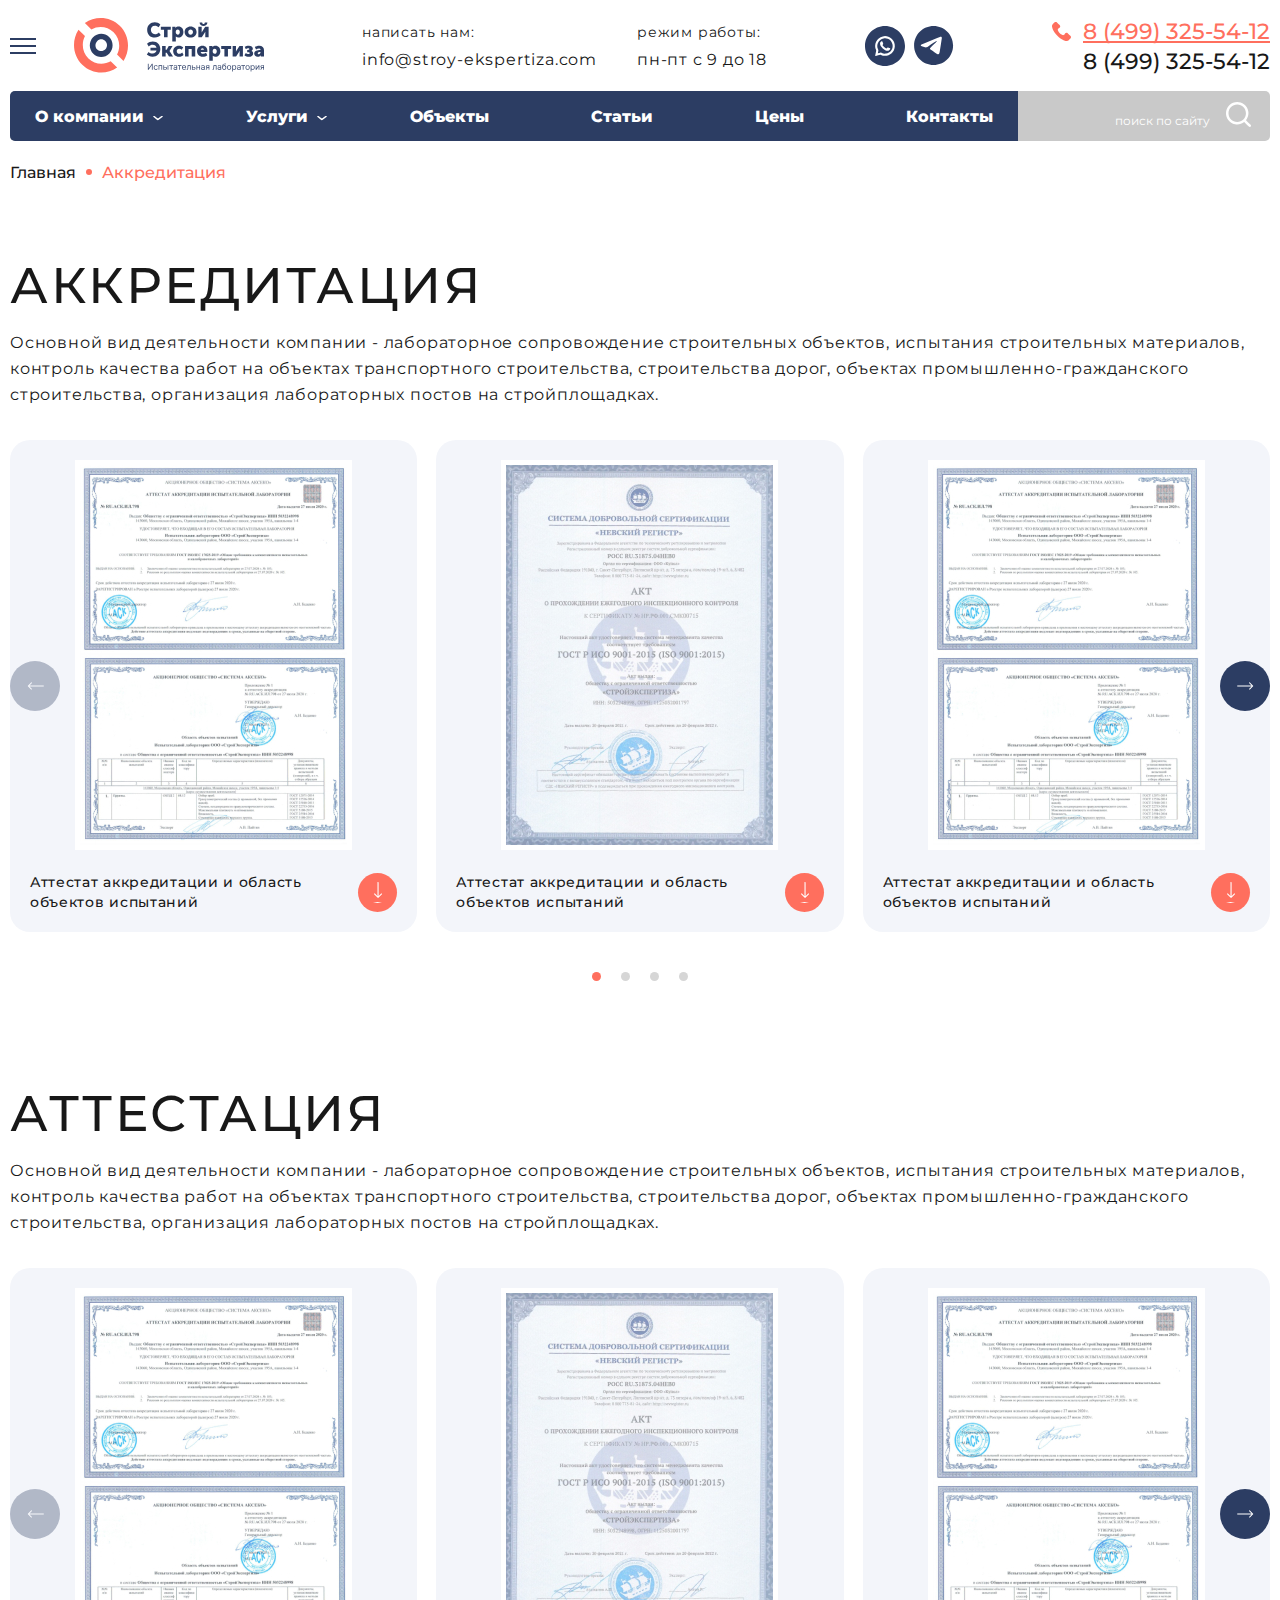
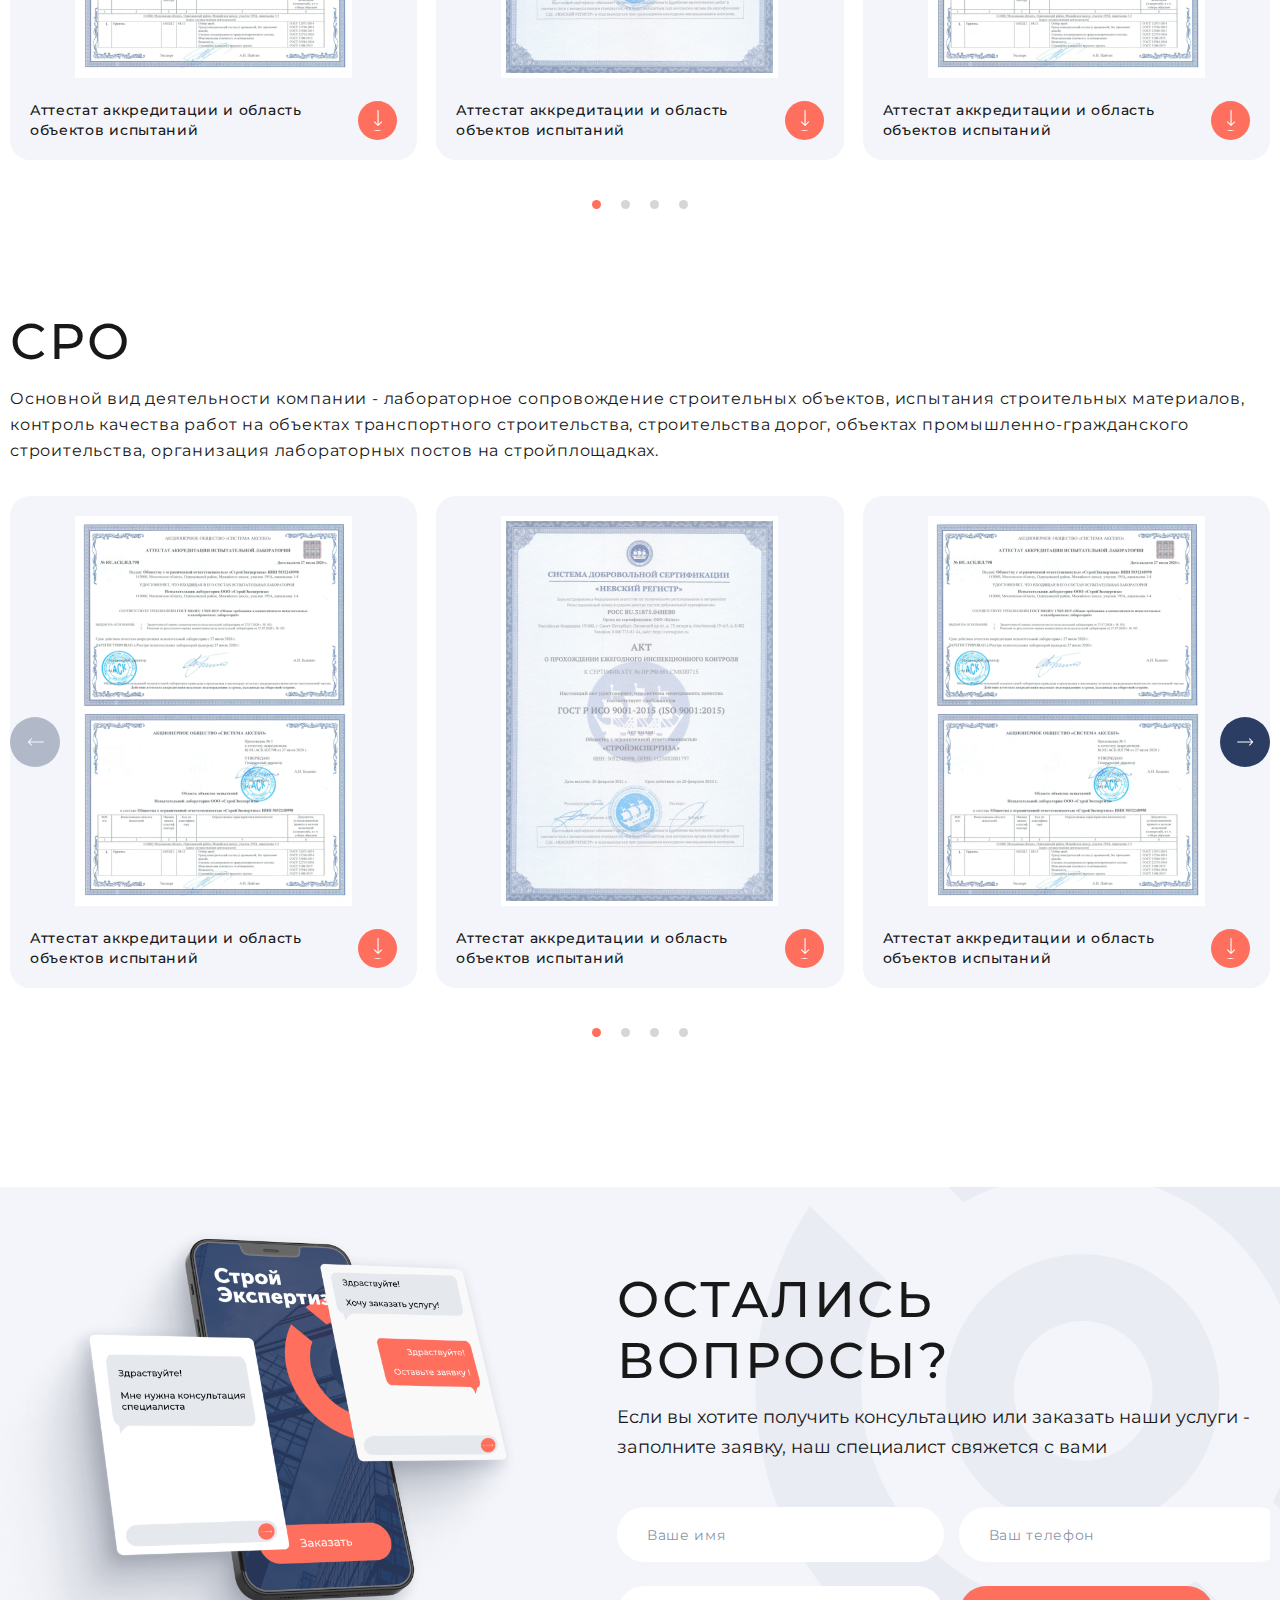
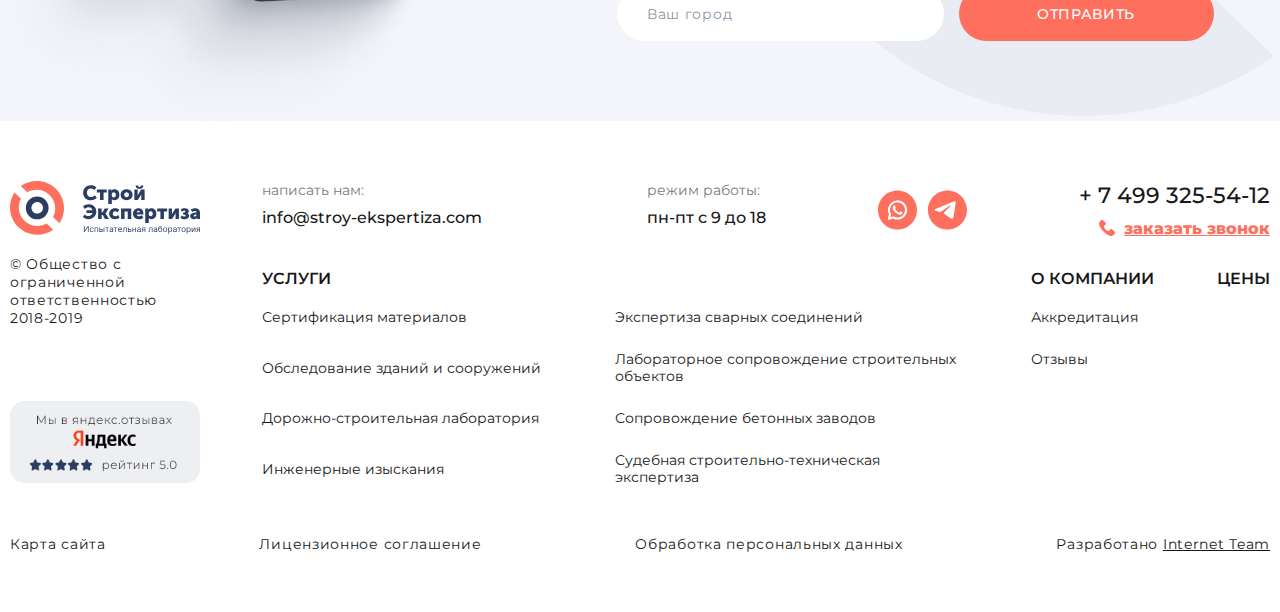
<file: pages/accreditation.html>
<!DOCTYPE html>
<html lang="ru">

<head>
    <meta charset="UTF-8" />
    <meta name="viewport" content="width=device-width, user-scalable=no, viewport-fit=cover" />
    <title>Аккредитация</title>

    <link rel="apple-touch-icon" sizes="180x180" href="../img/favicon/apple-touch-icon.png">
    <link rel="icon" type="image/png" sizes="32x32" href="../img/favicon/favicon-32x32.png">
    <link rel="icon" type="image/png" sizes="16x16" href="../img/favicon/favicon-16x16.png">
    <link rel="manifest" href="../img/favicon/site.webmanifest">
    <meta name="msapplication-TileColor" content="#da532c">
    <meta name="theme-color" content="#ffffff">

    <link rel="stylesheet" type="text/css" href="../fonts/stylesheet.css" />

    <link rel="stylesheet" type="text/css" href="../libs/swiper/swiper-bundle.min.css" />
    <link rel="stylesheet" type="text/css" href="../libs/selectric/selectric.css" />
    <link rel="stylesheet" type="text/css" href="../libs/micromodal/micromodal.css" />
    <link rel="stylesheet" type="text/css" href="../libs/fancybox/fancybox.css" />
    <link rel="stylesheet" type="text/css" href="../libs/jquery-ui/jquery-ui.min.css" />
    <link rel="stylesheet" type="text/css" href="../libs/range/ion.rangeSlider.min.css" />

    <link rel="stylesheet" type="text/css" href="../css/style.css" />
</head>

<body>

    <div class="site-wrapper">
        <header class="header">
            <div class="container">
                <div class="header__top">
                    <button class="burger">
                        <span class="burger__line"></span>
                        <span class="burger__line"></span>
                        <span class="burger__line"></span>
                    </button>

                    <div class="logo">
                        <a href="/"></a>
                        <picture class="picture">
                            <img src="../img/svg/logo.svg" alt="" />
                        </picture>
                    </div>

                    <ul class="header-top__info">
                        <li>
                            <span class="header-top__title">написать нам:</span>
                            <a href="mailto:info@stroy-ekspertiza.com">info@stroy-ekspertiza.com</a>
                        </li>
                        <li>
                            <span class="header-top__title">режим работы:</span>
                            <span class="header-top__txt">пн-пт с 9 до 18</span>
                        </li>
                    </ul>

                    <ul class="social">
                        <li>
                            <a href="#" class="icon-custom icon-custom--whatsapp"></a>
                        </li>
                        <li>
                            <a href="#" class="icon-custom icon-custom--telegram"></a>
                        </li>
                    </ul>

                    <div class="phone-block">
                        <svg class="phone-block__icon" width="19" height="19" viewBox="0 0 19 19" fill="none"
                            xmlns="http://www.w3.org/2000/svg">
                            <path
                                d="M14.2847 18.9991C13.8161 18.8963 13.34 18.8185 12.8797 18.6852C11.9563 18.4186 11.0936 18.0034 10.2638 17.5238C7.85056 16.1286 5.79238 14.3103 3.96875 12.2171C2.83675 10.9172 1.84659 9.51833 1.07338 7.97361C0.576916 6.98161 0.184284 5.95165 0.0442906 4.84484C-0.0572281 4.04124 -0.0108725 3.25245 0.46798 2.5493C0.48884 2.51875 0.506455 2.48449 0.532414 2.45903C1.23285 1.76143 1.91335 1.04115 2.64252 0.374109C3.1872 -0.123976 4.15556 -0.111478 4.78971 0.33291C4.93063 0.431509 5.06552 0.542606 5.18744 0.663887C6.0084 1.47814 6.82796 2.2947 7.64289 3.11497C8.28028 3.75609 8.39756 4.63329 7.94977 5.36839C7.75044 5.69566 7.46952 5.92896 7.10656 6.0595C6.57718 6.24976 6.16739 6.5724 5.94442 7.10243C5.8035 7.43711 5.77847 7.7778 5.87211 8.13285C6.12892 9.10634 6.66479 9.92013 7.31794 10.6654C8.08281 11.538 8.95614 12.2777 10.0061 12.7887C10.446 13.0026 10.8998 13.1827 11.4093 13.1095C12.0462 13.0179 12.5227 12.705 12.8143 12.1212C12.9487 11.8528 13.0605 11.5574 13.2538 11.3371C13.8731 10.6321 14.949 10.5687 15.68 11.1616C15.7662 11.2315 15.8469 11.3088 15.9257 11.3875C16.7314 12.1911 17.5333 12.9984 18.3431 13.7983C18.6978 14.1488 18.9495 14.5427 18.9699 15.0565C18.9713 15.0857 18.9893 15.1139 19 15.1426C19 15.1796 19 15.2167 19 15.2537C18.9879 15.294 18.968 15.3333 18.9652 15.3745C18.9309 15.8444 18.7358 16.2439 18.4113 16.5753C17.8573 17.141 17.2918 17.6951 16.7327 18.2556C16.4801 18.5089 16.1932 18.7107 15.8511 18.819C15.6179 18.8926 15.3759 18.9403 15.1381 19C14.8544 18.9991 14.5698 18.9991 14.2847 18.9991Z"
                                fill="#FF6F5E" />
                        </svg>
                        <a href="tel:84993255412" class="phone-block__link">8 (499) 325-54-12</a>
                        <a href="tel:84993255412" class="phone-block__link">8 (499) 325-54-12</a>
                    </div>
                </div>
                <div class="header__bottom">
                    <nav class="menu">
                        <ul>
                            <li>
                                <a href="#" class="menu-link">О компании</a>
                                <ul class="menu-sub">
                                    <li><a href="#">Ссылка</a></li>
                                    <li><a href="#">Статьи</a></li>
                                    <li><a href="#">Объекты</a></li>
                                    <li><a href="#">Контакты</a></li>
                                </ul>
                            </li>
                            <li>
                                <a href="#" class="menu-link">Услуги</a>
                                <ul class="menu-sub">
                                    <li><a href="#">Ссылка</a></li>
                                    <li><a href="#">Статьи</a></li>
                                    <li><a href="#">Объекты</a></li>
                                    <li><a href="#">Контакты</a></li>
                                </ul>
                            </li>
                            <li><a href="#" class="menu-link">Объекты</a></li>
                            <li><a href="#" class="menu-link">Статьи</a></li>
                            <li><a href="#" class="menu-link">Цены</a></li>
                            <li><a href="#" class="menu-link">Контакты</a></li>
                        </ul>
                    </nav>

                    <div class="search-block">
                        <input type="text">
                        <label for="">поиск по сайту</label>
                        <button class="icon-search">
                            <svg width="25" height="25" viewBox="0 0 25 25" fill="none"
                                xmlns="http://www.w3.org/2000/svg">
                                <path
                                    d="M19.9991 18.2118C20.0834 18.2999 20.1536 18.3779 20.2285 18.4528C21.6876 19.9115 23.1514 21.3662 24.605 22.8303C25.3205 23.551 25.0201 24.707 24.0565 24.9567C23.5618 25.0846 23.1436 24.9223 22.7855 24.5627C21.3427 23.115 19.8954 21.672 18.4495 20.2274C18.3754 20.1533 18.2974 20.0831 18.2115 20.0019C15.4619 22.1033 12.39 22.8841 9.00674 22.218C6.21495 21.6681 3.96077 20.1985 2.24028 17.931C-1.10862 13.5184 -0.656847 7.25479 3.28662 3.30318C7.24568 -0.662458 13.4956 -1.11877 17.9634 2.26731C20.4681 4.16589 21.956 6.69551 22.3516 9.8195C22.7457 12.9287 21.9116 15.7219 19.9991 18.2118ZM19.9344 11.2243C19.9445 6.4264 16.0681 2.52082 11.2836 2.50834C6.41704 2.49586 2.49933 6.38428 2.50245 11.222C2.50635 16.0449 6.39676 19.9317 11.2227 19.9341C16.0557 19.9356 19.9242 16.0683 19.9344 11.2243Z"
                                    fill="white" />
                            </svg>
                        </button>
                    </div>

                </div>
            </div>
            <div class="menu-invis">
                <div class="search-block">
                    <input type="text">
                    <label for="">поиск по сайту</label>
                    <button class="icon-search">
                        <svg width="25" height="25" viewBox="0 0 25 25" fill="none" xmlns="http://www.w3.org/2000/svg">
                            <path
                                d="M19.9991 18.2118C20.0834 18.2999 20.1536 18.3779 20.2285 18.4528C21.6876 19.9115 23.1514 21.3662 24.605 22.8303C25.3205 23.551 25.0201 24.707 24.0565 24.9567C23.5618 25.0846 23.1436 24.9223 22.7855 24.5627C21.3427 23.115 19.8954 21.672 18.4495 20.2274C18.3754 20.1533 18.2974 20.0831 18.2115 20.0019C15.4619 22.1033 12.39 22.8841 9.00674 22.218C6.21495 21.6681 3.96077 20.1985 2.24028 17.931C-1.10862 13.5184 -0.656847 7.25479 3.28662 3.30318C7.24568 -0.662458 13.4956 -1.11877 17.9634 2.26731C20.4681 4.16589 21.956 6.69551 22.3516 9.8195C22.7457 12.9287 21.9116 15.7219 19.9991 18.2118ZM19.9344 11.2243C19.9445 6.4264 16.0681 2.52082 11.2836 2.50834C6.41704 2.49586 2.49933 6.38428 2.50245 11.222C2.50635 16.0449 6.39676 19.9317 11.2227 19.9341C16.0557 19.9356 19.9242 16.0683 19.9344 11.2243Z"
                                fill="white"></path>
                        </svg>
                    </button>
                </div>

                <nav class="menu">
                    <ul>
                        <li>
                            <a href="#" class="menu-link">О компании</a>
                            <ul class="menu-sub">
                                <li><a href="#">Ссылка</a></li>
                                <li><a href="#">Статьи</a></li>
                                <li><a href="#">Объекты</a></li>
                                <li><a href="#">Контакты</a></li>
                            </ul>
                        </li>
                        <li>
                            <a href="#" class="menu-link">Услуги</a>
                            <ul class="menu-sub">
                                <li><a href="#">Ссылка</a></li>
                                <li><a href="#">Статьи</a></li>
                                <li><a href="#">Объекты</a></li>
                                <li><a href="#">Контакты</a></li>
                            </ul>
                        </li>
                        <li><a href="#" class="menu-link not-arrow">Объекты</a></li>
                        <li><a href="#" class="menu-link not-arrow">Статьи</a></li>
                        <li><a href="#" class="menu-link not-arrow">Цены</a></li>
                        <li><a href="#" class="menu-link not-arrow">Контакты</a></li>
                    </ul>
                </nav>

                <ul class="header-top__info">
                    <li>
                        <span class="header-top__title">написать нам:</span>
                        <a href="mailto:info@stroy-ekspertiza.com">info@stroy-ekspertiza.com</a>
                    </li>
                    <li>
                        <span class="header-top__title">режим работы:</span>
                        <span class="header-top__txt">пн-пт с 9 до 18</span>
                    </li>
                </ul>

                <ul class="social">
                    <li>
                        <a href="#" class="icon-custom icon-custom--whatsapp"></a>
                    </li>
                    <li>
                        <a href="#" class="icon-custom icon-custom--telegram"></a>
                    </li>
                </ul>

                <div class="phone-block">
                    <svg class="phone-block__icon" width="19" height="19" viewBox="0 0 19 19" fill="none"
                        xmlns="http://www.w3.org/2000/svg">
                        <path
                            d="M14.2847 18.9991C13.8161 18.8963 13.34 18.8185 12.8797 18.6852C11.9563 18.4186 11.0936 18.0034 10.2638 17.5238C7.85056 16.1286 5.79238 14.3103 3.96875 12.2171C2.83675 10.9172 1.84659 9.51833 1.07338 7.97361C0.576916 6.98161 0.184284 5.95165 0.0442906 4.84484C-0.0572281 4.04124 -0.0108725 3.25245 0.46798 2.5493C0.48884 2.51875 0.506455 2.48449 0.532414 2.45903C1.23285 1.76143 1.91335 1.04115 2.64252 0.374109C3.1872 -0.123976 4.15556 -0.111478 4.78971 0.33291C4.93063 0.431509 5.06552 0.542606 5.18744 0.663887C6.0084 1.47814 6.82796 2.2947 7.64289 3.11497C8.28028 3.75609 8.39756 4.63329 7.94977 5.36839C7.75044 5.69566 7.46952 5.92896 7.10656 6.0595C6.57718 6.24976 6.16739 6.5724 5.94442 7.10243C5.8035 7.43711 5.77847 7.7778 5.87211 8.13285C6.12892 9.10634 6.66479 9.92013 7.31794 10.6654C8.08281 11.538 8.95614 12.2777 10.0061 12.7887C10.446 13.0026 10.8998 13.1827 11.4093 13.1095C12.0462 13.0179 12.5227 12.705 12.8143 12.1212C12.9487 11.8528 13.0605 11.5574 13.2538 11.3371C13.8731 10.6321 14.949 10.5687 15.68 11.1616C15.7662 11.2315 15.8469 11.3088 15.9257 11.3875C16.7314 12.1911 17.5333 12.9984 18.3431 13.7983C18.6978 14.1488 18.9495 14.5427 18.9699 15.0565C18.9713 15.0857 18.9893 15.1139 19 15.1426C19 15.1796 19 15.2167 19 15.2537C18.9879 15.294 18.968 15.3333 18.9652 15.3745C18.9309 15.8444 18.7358 16.2439 18.4113 16.5753C17.8573 17.141 17.2918 17.6951 16.7327 18.2556C16.4801 18.5089 16.1932 18.7107 15.8511 18.819C15.6179 18.8926 15.3759 18.9403 15.1381 19C14.8544 18.9991 14.5698 18.9991 14.2847 18.9991Z"
                            fill="#FF6F5E"></path>
                    </svg>
                    <a href="tel:84993255412" class="phone-block__link">8 (499) 325-54-12</a>
                    <a href="tel:84993255412" class="phone-block__link">8 (499) 325-54-12</a>
                </div>
            </div>
        </header>

        <main class="main">
            <section class="breadcrumbs">
                <div class="container">
                    <ul class="breadcrumbs__list">
                        <li class="breadcrumbs__item">
                            <a href="#" class="breadcrumbs__link">Главная</a>
                        </li>
                        <li class="breadcrumbs__item">
                            <span class="breadcrumbs__link">Аккредитация</span>
                        </li>
                    </ul>
                </div>
            </section>

            <section class="accredit-section">
                <section class="text-simple">
                    <div class="container">
                        <h2 class="caption caption--h2">Аккредитация</h2>
                        <p>Основной вид деятельности компании - лабораторное сопровождение строительных объектов,
                            испытания
                            строительных материалов, контроль качества работ на объектах транспортного строительства,
                            строительства дорог, объектах промышленно-гражданского строительства, организация
                            лабораторных
                            постов на стройплощадках.</p>

                        <div class="slider-docs swiper">
                            <div class="swiper-wrapper">
                                <div class="swiper-slide">
                                    <div class="docs-block">
                                        <picture class="picture">
                                            <a href="../img/doc1.jpg" data-fancybox="documents"></a>
                                            <img src="../img/doc1.jpg" alt="" />
                                        </picture>
                                        <div class="docs-block__info">
                                            <span class="docs-block__txt">Аттестат аккредитации
                                                и область объектов испытаний</span>
                                            <a href="#" class="link-download">
                                                <svg width="15" height="19" viewBox="0 0 15 19" fill="none"
                                                    xmlns="http://www.w3.org/2000/svg">
                                                    <path
                                                        d="M7.64645 14.3536C7.84171 14.5488 8.15829 14.5488 8.35355 14.3536L11.5355 11.1716C11.7308 10.9763 11.7308 10.6597 11.5355 10.4645C11.3403 10.2692 11.0237 10.2692 10.8284 10.4645L8 13.2929L5.17157 10.4645C4.97631 10.2692 4.65973 10.2692 4.46447 10.4645C4.2692 10.6597 4.2692 10.9763 4.46447 11.1716L7.64645 14.3536ZM7.5 2.18557e-08L7.5 14L8.5 14L8.5 -2.18557e-08L7.5 2.18557e-08Z"
                                                        fill="white" />
                                                    <line y1="18.5" x2="15" y2="18.5" stroke="white" />
                                                </svg>
                                            </a>
                                        </div>
                                    </div>
                                </div>
                                <div class="swiper-slide">
                                    <div class="docs-block">
                                        <picture class="picture">
                                            <a href="../img/doc2.jpg" data-fancybox="documents"></a>
                                            <img src="../img/doc2.jpg" alt="" />
                                        </picture>
                                        <div class="docs-block__info">
                                            <span class="docs-block__txt">Аттестат аккредитации
                                                и область объектов испытаний</span>
                                            <a href="#" class="link-download">
                                                <svg width="15" height="19" viewBox="0 0 15 19" fill="none"
                                                    xmlns="http://www.w3.org/2000/svg">
                                                    <path
                                                        d="M7.64645 14.3536C7.84171 14.5488 8.15829 14.5488 8.35355 14.3536L11.5355 11.1716C11.7308 10.9763 11.7308 10.6597 11.5355 10.4645C11.3403 10.2692 11.0237 10.2692 10.8284 10.4645L8 13.2929L5.17157 10.4645C4.97631 10.2692 4.65973 10.2692 4.46447 10.4645C4.2692 10.6597 4.2692 10.9763 4.46447 11.1716L7.64645 14.3536ZM7.5 2.18557e-08L7.5 14L8.5 14L8.5 -2.18557e-08L7.5 2.18557e-08Z"
                                                        fill="white" />
                                                    <line y1="18.5" x2="15" y2="18.5" stroke="white" />
                                                </svg>
                                            </a>
                                        </div>
                                    </div>
                                </div>
                                <div class="swiper-slide">
                                    <div class="docs-block">
                                        <picture class="picture">
                                            <a href="../img/doc1.jpg" data-fancybox="documents"></a>
                                            <img src="../img/doc1.jpg" alt="" />
                                        </picture>
                                        <div class="docs-block__info">
                                            <span class="docs-block__txt">Аттестат аккредитации
                                                и область объектов испытаний</span>
                                            <a href="#" class="link-download">
                                                <svg width="15" height="19" viewBox="0 0 15 19" fill="none"
                                                    xmlns="http://www.w3.org/2000/svg">
                                                    <path
                                                        d="M7.64645 14.3536C7.84171 14.5488 8.15829 14.5488 8.35355 14.3536L11.5355 11.1716C11.7308 10.9763 11.7308 10.6597 11.5355 10.4645C11.3403 10.2692 11.0237 10.2692 10.8284 10.4645L8 13.2929L5.17157 10.4645C4.97631 10.2692 4.65973 10.2692 4.46447 10.4645C4.2692 10.6597 4.2692 10.9763 4.46447 11.1716L7.64645 14.3536ZM7.5 2.18557e-08L7.5 14L8.5 14L8.5 -2.18557e-08L7.5 2.18557e-08Z"
                                                        fill="white" />
                                                    <line y1="18.5" x2="15" y2="18.5" stroke="white" />
                                                </svg>
                                            </a>
                                        </div>
                                    </div>
                                </div>
                                <div class="swiper-slide">
                                    <div class="docs-block">
                                        <picture class="picture">
                                            <a href="../img/doc2.jpg" data-fancybox="documents"></a>
                                            <img src="../img/doc2.jpg" alt="" />
                                        </picture>
                                        <div class="docs-block__info">
                                            <span class="docs-block__txt">Аттестат аккредитации
                                                и область объектов испытаний</span>
                                            <a href="#" class="link-download">
                                                <svg width="15" height="19" viewBox="0 0 15 19" fill="none"
                                                    xmlns="http://www.w3.org/2000/svg">
                                                    <path
                                                        d="M7.64645 14.3536C7.84171 14.5488 8.15829 14.5488 8.35355 14.3536L11.5355 11.1716C11.7308 10.9763 11.7308 10.6597 11.5355 10.4645C11.3403 10.2692 11.0237 10.2692 10.8284 10.4645L8 13.2929L5.17157 10.4645C4.97631 10.2692 4.65973 10.2692 4.46447 10.4645C4.2692 10.6597 4.2692 10.9763 4.46447 11.1716L7.64645 14.3536ZM7.5 2.18557e-08L7.5 14L8.5 14L8.5 -2.18557e-08L7.5 2.18557e-08Z"
                                                        fill="white" />
                                                    <line y1="18.5" x2="15" y2="18.5" stroke="white" />
                                                </svg>
                                            </a>
                                        </div>
                                    </div>
                                </div>
                                <div class="swiper-slide">
                                    <div class="docs-block">
                                        <picture class="picture">
                                            <a href="../img/doc1.jpg" data-fancybox="documents"></a>
                                            <img src="../img/doc1.jpg" alt="" />
                                        </picture>
                                        <div class="docs-block__info">
                                            <span class="docs-block__txt">Аттестат аккредитации
                                                и область объектов испытаний</span>
                                            <a href="#" class="link-download">
                                                <svg width="15" height="19" viewBox="0 0 15 19" fill="none"
                                                    xmlns="http://www.w3.org/2000/svg">
                                                    <path
                                                        d="M7.64645 14.3536C7.84171 14.5488 8.15829 14.5488 8.35355 14.3536L11.5355 11.1716C11.7308 10.9763 11.7308 10.6597 11.5355 10.4645C11.3403 10.2692 11.0237 10.2692 10.8284 10.4645L8 13.2929L5.17157 10.4645C4.97631 10.2692 4.65973 10.2692 4.46447 10.4645C4.2692 10.6597 4.2692 10.9763 4.46447 11.1716L7.64645 14.3536ZM7.5 2.18557e-08L7.5 14L8.5 14L8.5 -2.18557e-08L7.5 2.18557e-08Z"
                                                        fill="white" />
                                                    <line y1="18.5" x2="15" y2="18.5" stroke="white" />
                                                </svg>
                                            </a>
                                        </div>
                                    </div>
                                </div>
                                <div class="swiper-slide">
                                    <div class="docs-block">
                                        <picture class="picture">
                                            <a href="../img/doc2.jpg" data-fancybox="documents"></a>
                                            <img src="../img/doc2.jpg" alt="" />
                                        </picture>
                                        <div class="docs-block__info">
                                            <span class="docs-block__txt">Аттестат аккредитации
                                                и область объектов испытаний</span>
                                            <a href="#" class="link-download">
                                                <svg width="15" height="19" viewBox="0 0 15 19" fill="none"
                                                    xmlns="http://www.w3.org/2000/svg">
                                                    <path
                                                        d="M7.64645 14.3536C7.84171 14.5488 8.15829 14.5488 8.35355 14.3536L11.5355 11.1716C11.7308 10.9763 11.7308 10.6597 11.5355 10.4645C11.3403 10.2692 11.0237 10.2692 10.8284 10.4645L8 13.2929L5.17157 10.4645C4.97631 10.2692 4.65973 10.2692 4.46447 10.4645C4.2692 10.6597 4.2692 10.9763 4.46447 11.1716L7.64645 14.3536ZM7.5 2.18557e-08L7.5 14L8.5 14L8.5 -2.18557e-08L7.5 2.18557e-08Z"
                                                        fill="white" />
                                                    <line y1="18.5" x2="15" y2="18.5" stroke="white" />
                                                </svg>
                                            </a>
                                        </div>
                                    </div>
                                </div>
                            </div>
                            <div class="swiper-pagination"></div>
                            <button class="swiper-button-prev">
                                <svg width="17" height="8" viewBox="0 0 17 8" fill="none"
                                    xmlns="http://www.w3.org/2000/svg">
                                    <path
                                        d="M0.887995 4.35355C0.692734 4.15829 0.692734 3.84171 0.887995 3.64645L4.06998 0.464467C4.26524 0.269205 4.58182 0.269205 4.77708 0.464467C4.97234 0.659729 4.97234 0.976312 4.77708 1.17157L1.94866 4L4.77708 6.82843C4.97234 7.02369 4.97234 7.34027 4.77708 7.53553C4.58182 7.7308 4.26524 7.7308 4.06998 7.53554L0.887995 4.35355ZM16.7588 4.5L1.24155 4.5L1.24155 3.5L16.7588 3.5L16.7588 4.5Z"
                                        fill="white" />
                                </svg>
                            </button>
                            <button class="swiper-button-next">
                                <svg width="17" height="8" viewBox="0 0 17 8" fill="none"
                                    xmlns="http://www.w3.org/2000/svg">
                                    <path
                                        d="M16.112 4.35355C16.3073 4.15829 16.3073 3.84171 16.112 3.64645L12.93 0.464467C12.7348 0.269205 12.4182 0.269205 12.2229 0.464467C12.0277 0.659729 12.0277 0.976312 12.2229 1.17157L15.0513 4L12.2229 6.82843C12.0277 7.02369 12.0277 7.34027 12.2229 7.53553C12.4182 7.7308 12.7348 7.7308 12.93 7.53554L16.112 4.35355ZM0.241211 4.5L15.7585 4.5L15.7585 3.5L0.241211 3.5L0.241211 4.5Z"
                                        fill="white" />
                                </svg>
                            </button>
                        </div>
                    </div>
                </section>

            </section>

            <section class="accredit-section">
                <section class="text-simple">
                    <div class="container">
                        <h2 class="caption caption--h2">Аттестация</h2>
                        <p>Основной вид деятельности компании - лабораторное сопровождение строительных объектов,
                            испытания
                            строительных материалов, контроль качества работ на объектах транспортного строительства,
                            строительства дорог, объектах промышленно-гражданского строительства, организация
                            лабораторных
                            постов на стройплощадках.</p>

                        <div class="slider-docs swiper">
                            <div class="swiper-wrapper">
                                <div class="swiper-slide">
                                    <div class="docs-block">
                                        <picture class="picture">
                                            <a href="../img/doc1.jpg" data-fancybox="documents1"></a>
                                            <img src="../img/doc1.jpg" alt="" />
                                        </picture>
                                        <div class="docs-block__info">
                                            <span class="docs-block__txt">Аттестат аккредитации
                                                и область объектов испытаний</span>
                                            <a href="#" class="link-download">
                                                <svg width="15" height="19" viewBox="0 0 15 19" fill="none"
                                                    xmlns="http://www.w3.org/2000/svg">
                                                    <path
                                                        d="M7.64645 14.3536C7.84171 14.5488 8.15829 14.5488 8.35355 14.3536L11.5355 11.1716C11.7308 10.9763 11.7308 10.6597 11.5355 10.4645C11.3403 10.2692 11.0237 10.2692 10.8284 10.4645L8 13.2929L5.17157 10.4645C4.97631 10.2692 4.65973 10.2692 4.46447 10.4645C4.2692 10.6597 4.2692 10.9763 4.46447 11.1716L7.64645 14.3536ZM7.5 2.18557e-08L7.5 14L8.5 14L8.5 -2.18557e-08L7.5 2.18557e-08Z"
                                                        fill="white" />
                                                    <line y1="18.5" x2="15" y2="18.5" stroke="white" />
                                                </svg>
                                            </a>
                                        </div>
                                    </div>
                                </div>
                                <div class="swiper-slide">
                                    <div class="docs-block">
                                        <picture class="picture">
                                            <a href="../img/doc2.jpg" data-fancybox="documents1"></a>
                                            <img src="../img/doc2.jpg" alt="" />
                                        </picture>
                                        <div class="docs-block__info">
                                            <span class="docs-block__txt">Аттестат аккредитации
                                                и область объектов испытаний</span>
                                            <a href="#" class="link-download">
                                                <svg width="15" height="19" viewBox="0 0 15 19" fill="none"
                                                    xmlns="http://www.w3.org/2000/svg">
                                                    <path
                                                        d="M7.64645 14.3536C7.84171 14.5488 8.15829 14.5488 8.35355 14.3536L11.5355 11.1716C11.7308 10.9763 11.7308 10.6597 11.5355 10.4645C11.3403 10.2692 11.0237 10.2692 10.8284 10.4645L8 13.2929L5.17157 10.4645C4.97631 10.2692 4.65973 10.2692 4.46447 10.4645C4.2692 10.6597 4.2692 10.9763 4.46447 11.1716L7.64645 14.3536ZM7.5 2.18557e-08L7.5 14L8.5 14L8.5 -2.18557e-08L7.5 2.18557e-08Z"
                                                        fill="white" />
                                                    <line y1="18.5" x2="15" y2="18.5" stroke="white" />
                                                </svg>
                                            </a>
                                        </div>
                                    </div>
                                </div>
                                <div class="swiper-slide">
                                    <div class="docs-block">
                                        <picture class="picture">
                                            <a href="../img/doc1.jpg" data-fancybox="documents1"></a>
                                            <img src="../img/doc1.jpg" alt="" />
                                        </picture>
                                        <div class="docs-block__info">
                                            <span class="docs-block__txt">Аттестат аккредитации
                                                и область объектов испытаний</span>
                                            <a href="#" class="link-download">
                                                <svg width="15" height="19" viewBox="0 0 15 19" fill="none"
                                                    xmlns="http://www.w3.org/2000/svg">
                                                    <path
                                                        d="M7.64645 14.3536C7.84171 14.5488 8.15829 14.5488 8.35355 14.3536L11.5355 11.1716C11.7308 10.9763 11.7308 10.6597 11.5355 10.4645C11.3403 10.2692 11.0237 10.2692 10.8284 10.4645L8 13.2929L5.17157 10.4645C4.97631 10.2692 4.65973 10.2692 4.46447 10.4645C4.2692 10.6597 4.2692 10.9763 4.46447 11.1716L7.64645 14.3536ZM7.5 2.18557e-08L7.5 14L8.5 14L8.5 -2.18557e-08L7.5 2.18557e-08Z"
                                                        fill="white" />
                                                    <line y1="18.5" x2="15" y2="18.5" stroke="white" />
                                                </svg>
                                            </a>
                                        </div>
                                    </div>
                                </div>
                                <div class="swiper-slide">
                                    <div class="docs-block">
                                        <picture class="picture">
                                            <a href="../img/doc2.jpg" data-fancybox="documents1"></a>
                                            <img src="../img/doc2.jpg" alt="" />
                                        </picture>
                                        <div class="docs-block__info">
                                            <span class="docs-block__txt">Аттестат аккредитации
                                                и область объектов испытаний</span>
                                            <a href="#" class="link-download">
                                                <svg width="15" height="19" viewBox="0 0 15 19" fill="none"
                                                    xmlns="http://www.w3.org/2000/svg">
                                                    <path
                                                        d="M7.64645 14.3536C7.84171 14.5488 8.15829 14.5488 8.35355 14.3536L11.5355 11.1716C11.7308 10.9763 11.7308 10.6597 11.5355 10.4645C11.3403 10.2692 11.0237 10.2692 10.8284 10.4645L8 13.2929L5.17157 10.4645C4.97631 10.2692 4.65973 10.2692 4.46447 10.4645C4.2692 10.6597 4.2692 10.9763 4.46447 11.1716L7.64645 14.3536ZM7.5 2.18557e-08L7.5 14L8.5 14L8.5 -2.18557e-08L7.5 2.18557e-08Z"
                                                        fill="white" />
                                                    <line y1="18.5" x2="15" y2="18.5" stroke="white" />
                                                </svg>
                                            </a>
                                        </div>
                                    </div>
                                </div>
                                <div class="swiper-slide">
                                    <div class="docs-block">
                                        <picture class="picture">
                                            <a href="../img/doc1.jpg" data-fancybox="documents1"></a>
                                            <img src="../img/doc1.jpg" alt="" />
                                        </picture>
                                        <div class="docs-block__info">
                                            <span class="docs-block__txt">Аттестат аккредитации
                                                и область объектов испытаний</span>
                                            <a href="#" class="link-download">
                                                <svg width="15" height="19" viewBox="0 0 15 19" fill="none"
                                                    xmlns="http://www.w3.org/2000/svg">
                                                    <path
                                                        d="M7.64645 14.3536C7.84171 14.5488 8.15829 14.5488 8.35355 14.3536L11.5355 11.1716C11.7308 10.9763 11.7308 10.6597 11.5355 10.4645C11.3403 10.2692 11.0237 10.2692 10.8284 10.4645L8 13.2929L5.17157 10.4645C4.97631 10.2692 4.65973 10.2692 4.46447 10.4645C4.2692 10.6597 4.2692 10.9763 4.46447 11.1716L7.64645 14.3536ZM7.5 2.18557e-08L7.5 14L8.5 14L8.5 -2.18557e-08L7.5 2.18557e-08Z"
                                                        fill="white" />
                                                    <line y1="18.5" x2="15" y2="18.5" stroke="white" />
                                                </svg>
                                            </a>
                                        </div>
                                    </div>
                                </div>
                                <div class="swiper-slide">
                                    <div class="docs-block">
                                        <picture class="picture">
                                            <a href="../img/doc2.jpg" data-fancybox="documents1"></a>
                                            <img src="../img/doc2.jpg" alt="" />
                                        </picture>
                                        <div class="docs-block__info">
                                            <span class="docs-block__txt">Аттестат аккредитации
                                                и область объектов испытаний</span>
                                            <a href="#" class="link-download">
                                                <svg width="15" height="19" viewBox="0 0 15 19" fill="none"
                                                    xmlns="http://www.w3.org/2000/svg">
                                                    <path
                                                        d="M7.64645 14.3536C7.84171 14.5488 8.15829 14.5488 8.35355 14.3536L11.5355 11.1716C11.7308 10.9763 11.7308 10.6597 11.5355 10.4645C11.3403 10.2692 11.0237 10.2692 10.8284 10.4645L8 13.2929L5.17157 10.4645C4.97631 10.2692 4.65973 10.2692 4.46447 10.4645C4.2692 10.6597 4.2692 10.9763 4.46447 11.1716L7.64645 14.3536ZM7.5 2.18557e-08L7.5 14L8.5 14L8.5 -2.18557e-08L7.5 2.18557e-08Z"
                                                        fill="white" />
                                                    <line y1="18.5" x2="15" y2="18.5" stroke="white" />
                                                </svg>
                                            </a>
                                        </div>
                                    </div>
                                </div>
                            </div>
                            <div class="swiper-pagination"></div>
                            <button class="swiper-button-prev">
                                <svg width="17" height="8" viewBox="0 0 17 8" fill="none"
                                    xmlns="http://www.w3.org/2000/svg">
                                    <path
                                        d="M0.887995 4.35355C0.692734 4.15829 0.692734 3.84171 0.887995 3.64645L4.06998 0.464467C4.26524 0.269205 4.58182 0.269205 4.77708 0.464467C4.97234 0.659729 4.97234 0.976312 4.77708 1.17157L1.94866 4L4.77708 6.82843C4.97234 7.02369 4.97234 7.34027 4.77708 7.53553C4.58182 7.7308 4.26524 7.7308 4.06998 7.53554L0.887995 4.35355ZM16.7588 4.5L1.24155 4.5L1.24155 3.5L16.7588 3.5L16.7588 4.5Z"
                                        fill="white" />
                                </svg>
                            </button>
                            <button class="swiper-button-next">
                                <svg width="17" height="8" viewBox="0 0 17 8" fill="none"
                                    xmlns="http://www.w3.org/2000/svg">
                                    <path
                                        d="M16.112 4.35355C16.3073 4.15829 16.3073 3.84171 16.112 3.64645L12.93 0.464467C12.7348 0.269205 12.4182 0.269205 12.2229 0.464467C12.0277 0.659729 12.0277 0.976312 12.2229 1.17157L15.0513 4L12.2229 6.82843C12.0277 7.02369 12.0277 7.34027 12.2229 7.53553C12.4182 7.7308 12.7348 7.7308 12.93 7.53554L16.112 4.35355ZM0.241211 4.5L15.7585 4.5L15.7585 3.5L0.241211 3.5L0.241211 4.5Z"
                                        fill="white" />
                                </svg>
                            </button>
                        </div>
                    </div>
                </section>

            </section>

            <section class="accredit-section">
                <section class="text-simple">
                    <div class="container">
                        <h2 class="caption caption--h2">СРО</h2>
                        <p>Основной вид деятельности компании - лабораторное сопровождение строительных объектов,
                            испытания
                            строительных материалов, контроль качества работ на объектах транспортного строительства,
                            строительства дорог, объектах промышленно-гражданского строительства, организация
                            лабораторных
                            постов на стройплощадках.</p>

                        <div class="slider-docs swiper">
                            <div class="swiper-wrapper">
                                <div class="swiper-slide">
                                    <div class="docs-block">
                                        <picture class="picture">
                                            <a href="../img/doc1.jpg" data-fancybox="documents2"></a>
                                            <img src="../img/doc1.jpg" alt="" />
                                        </picture>
                                        <div class="docs-block__info">
                                            <span class="docs-block__txt">Аттестат аккредитации
                                                и область объектов испытаний</span>
                                            <a href="#" class="link-download">
                                                <svg width="15" height="19" viewBox="0 0 15 19" fill="none"
                                                    xmlns="http://www.w3.org/2000/svg">
                                                    <path
                                                        d="M7.64645 14.3536C7.84171 14.5488 8.15829 14.5488 8.35355 14.3536L11.5355 11.1716C11.7308 10.9763 11.7308 10.6597 11.5355 10.4645C11.3403 10.2692 11.0237 10.2692 10.8284 10.4645L8 13.2929L5.17157 10.4645C4.97631 10.2692 4.65973 10.2692 4.46447 10.4645C4.2692 10.6597 4.2692 10.9763 4.46447 11.1716L7.64645 14.3536ZM7.5 2.18557e-08L7.5 14L8.5 14L8.5 -2.18557e-08L7.5 2.18557e-08Z"
                                                        fill="white" />
                                                    <line y1="18.5" x2="15" y2="18.5" stroke="white" />
                                                </svg>
                                            </a>
                                        </div>
                                    </div>
                                </div>
                                <div class="swiper-slide">
                                    <div class="docs-block">
                                        <picture class="picture">
                                            <a href="../img/doc2.jpg" data-fancybox="documents2"></a>
                                            <img src="../img/doc2.jpg" alt="" />
                                        </picture>
                                        <div class="docs-block__info">
                                            <span class="docs-block__txt">Аттестат аккредитации
                                                и область объектов испытаний</span>
                                            <a href="#" class="link-download">
                                                <svg width="15" height="19" viewBox="0 0 15 19" fill="none"
                                                    xmlns="http://www.w3.org/2000/svg">
                                                    <path
                                                        d="M7.64645 14.3536C7.84171 14.5488 8.15829 14.5488 8.35355 14.3536L11.5355 11.1716C11.7308 10.9763 11.7308 10.6597 11.5355 10.4645C11.3403 10.2692 11.0237 10.2692 10.8284 10.4645L8 13.2929L5.17157 10.4645C4.97631 10.2692 4.65973 10.2692 4.46447 10.4645C4.2692 10.6597 4.2692 10.9763 4.46447 11.1716L7.64645 14.3536ZM7.5 2.18557e-08L7.5 14L8.5 14L8.5 -2.18557e-08L7.5 2.18557e-08Z"
                                                        fill="white" />
                                                    <line y1="18.5" x2="15" y2="18.5" stroke="white" />
                                                </svg>
                                            </a>
                                        </div>
                                    </div>
                                </div>
                                <div class="swiper-slide">
                                    <div class="docs-block">
                                        <picture class="picture">
                                            <a href="../img/doc1.jpg" data-fancybox="documents2"></a>
                                            <img src="../img/doc1.jpg" alt="" />
                                        </picture>
                                        <div class="docs-block__info">
                                            <span class="docs-block__txt">Аттестат аккредитации
                                                и область объектов испытаний</span>
                                            <a href="#" class="link-download">
                                                <svg width="15" height="19" viewBox="0 0 15 19" fill="none"
                                                    xmlns="http://www.w3.org/2000/svg">
                                                    <path
                                                        d="M7.64645 14.3536C7.84171 14.5488 8.15829 14.5488 8.35355 14.3536L11.5355 11.1716C11.7308 10.9763 11.7308 10.6597 11.5355 10.4645C11.3403 10.2692 11.0237 10.2692 10.8284 10.4645L8 13.2929L5.17157 10.4645C4.97631 10.2692 4.65973 10.2692 4.46447 10.4645C4.2692 10.6597 4.2692 10.9763 4.46447 11.1716L7.64645 14.3536ZM7.5 2.18557e-08L7.5 14L8.5 14L8.5 -2.18557e-08L7.5 2.18557e-08Z"
                                                        fill="white" />
                                                    <line y1="18.5" x2="15" y2="18.5" stroke="white" />
                                                </svg>
                                            </a>
                                        </div>
                                    </div>
                                </div>
                                <div class="swiper-slide">
                                    <div class="docs-block">
                                        <picture class="picture">
                                            <a href="../img/doc2.jpg" data-fancybox="documents2"></a>
                                            <img src="../img/doc2.jpg" alt="" />
                                        </picture>
                                        <div class="docs-block__info">
                                            <span class="docs-block__txt">Аттестат аккредитации
                                                и область объектов испытаний</span>
                                            <a href="#" class="link-download">
                                                <svg width="15" height="19" viewBox="0 0 15 19" fill="none"
                                                    xmlns="http://www.w3.org/2000/svg">
                                                    <path
                                                        d="M7.64645 14.3536C7.84171 14.5488 8.15829 14.5488 8.35355 14.3536L11.5355 11.1716C11.7308 10.9763 11.7308 10.6597 11.5355 10.4645C11.3403 10.2692 11.0237 10.2692 10.8284 10.4645L8 13.2929L5.17157 10.4645C4.97631 10.2692 4.65973 10.2692 4.46447 10.4645C4.2692 10.6597 4.2692 10.9763 4.46447 11.1716L7.64645 14.3536ZM7.5 2.18557e-08L7.5 14L8.5 14L8.5 -2.18557e-08L7.5 2.18557e-08Z"
                                                        fill="white" />
                                                    <line y1="18.5" x2="15" y2="18.5" stroke="white" />
                                                </svg>
                                            </a>
                                        </div>
                                    </div>
                                </div>
                                <div class="swiper-slide">
                                    <div class="docs-block">
                                        <picture class="picture">
                                            <a href="../img/doc1.jpg" data-fancybox="documents2"></a>
                                            <img src="../img/doc1.jpg" alt="" />
                                        </picture>
                                        <div class="docs-block__info">
                                            <span class="docs-block__txt">Аттестат аккредитации
                                                и область объектов испытаний</span>
                                            <a href="#" class="link-download">
                                                <svg width="15" height="19" viewBox="0 0 15 19" fill="none"
                                                    xmlns="http://www.w3.org/2000/svg">
                                                    <path
                                                        d="M7.64645 14.3536C7.84171 14.5488 8.15829 14.5488 8.35355 14.3536L11.5355 11.1716C11.7308 10.9763 11.7308 10.6597 11.5355 10.4645C11.3403 10.2692 11.0237 10.2692 10.8284 10.4645L8 13.2929L5.17157 10.4645C4.97631 10.2692 4.65973 10.2692 4.46447 10.4645C4.2692 10.6597 4.2692 10.9763 4.46447 11.1716L7.64645 14.3536ZM7.5 2.18557e-08L7.5 14L8.5 14L8.5 -2.18557e-08L7.5 2.18557e-08Z"
                                                        fill="white" />
                                                    <line y1="18.5" x2="15" y2="18.5" stroke="white" />
                                                </svg>
                                            </a>
                                        </div>
                                    </div>
                                </div>
                                <div class="swiper-slide">
                                    <div class="docs-block">
                                        <picture class="picture">
                                            <a href="../img/doc2.jpg" data-fancybox="documents2"></a>
                                            <img src="../img/doc2.jpg" alt="" />
                                        </picture>
                                        <div class="docs-block__info">
                                            <span class="docs-block__txt">Аттестат аккредитации
                                                и область объектов испытаний</span>
                                            <a href="#" class="link-download">
                                                <svg width="15" height="19" viewBox="0 0 15 19" fill="none"
                                                    xmlns="http://www.w3.org/2000/svg">
                                                    <path
                                                        d="M7.64645 14.3536C7.84171 14.5488 8.15829 14.5488 8.35355 14.3536L11.5355 11.1716C11.7308 10.9763 11.7308 10.6597 11.5355 10.4645C11.3403 10.2692 11.0237 10.2692 10.8284 10.4645L8 13.2929L5.17157 10.4645C4.97631 10.2692 4.65973 10.2692 4.46447 10.4645C4.2692 10.6597 4.2692 10.9763 4.46447 11.1716L7.64645 14.3536ZM7.5 2.18557e-08L7.5 14L8.5 14L8.5 -2.18557e-08L7.5 2.18557e-08Z"
                                                        fill="white" />
                                                    <line y1="18.5" x2="15" y2="18.5" stroke="white" />
                                                </svg>
                                            </a>
                                        </div>
                                    </div>
                                </div>
                            </div>
                            <div class="swiper-pagination"></div>
                            <button class="swiper-button-prev">
                                <svg width="17" height="8" viewBox="0 0 17 8" fill="none"
                                    xmlns="http://www.w3.org/2000/svg">
                                    <path
                                        d="M0.887995 4.35355C0.692734 4.15829 0.692734 3.84171 0.887995 3.64645L4.06998 0.464467C4.26524 0.269205 4.58182 0.269205 4.77708 0.464467C4.97234 0.659729 4.97234 0.976312 4.77708 1.17157L1.94866 4L4.77708 6.82843C4.97234 7.02369 4.97234 7.34027 4.77708 7.53553C4.58182 7.7308 4.26524 7.7308 4.06998 7.53554L0.887995 4.35355ZM16.7588 4.5L1.24155 4.5L1.24155 3.5L16.7588 3.5L16.7588 4.5Z"
                                        fill="white" />
                                </svg>
                            </button>
                            <button class="swiper-button-next">
                                <svg width="17" height="8" viewBox="0 0 17 8" fill="none"
                                    xmlns="http://www.w3.org/2000/svg">
                                    <path
                                        d="M16.112 4.35355C16.3073 4.15829 16.3073 3.84171 16.112 3.64645L12.93 0.464467C12.7348 0.269205 12.4182 0.269205 12.2229 0.464467C12.0277 0.659729 12.0277 0.976312 12.2229 1.17157L15.0513 4L12.2229 6.82843C12.0277 7.02369 12.0277 7.34027 12.2229 7.53553C12.4182 7.7308 12.7348 7.7308 12.93 7.53554L16.112 4.35355ZM0.241211 4.5L15.7585 4.5L15.7585 3.5L0.241211 3.5L0.241211 4.5Z"
                                        fill="white" />
                                </svg>
                            </button>
                        </div>
                    </div>
                </section>

            </section>

            <section class="squeeze-section">
                <div class="container">
                    <div class="squeeze">
                        <picture class="picture">
                            <img src="../img/pic-sqezy1.png" alt="" />
                        </picture>
                        <div class="squeeze__content">
                            <h2 class="caption caption--h2">остались вопросы?</h2>
                            <p>Если вы хотите получить консультацию или заказать наши услуги -
                                заполните заявку, наш специалист свяжется с вами</p>

                            <div class="input-list">
                                <div class="input-item">
                                    <input type="text" placeholder="Ваше имя">
                                </div>
                                <div class="input-item">
                                    <input type="text" placeholder="Ваш телефон" class="phone-input">
                                </div>
                                <div class="input-item">
                                    <input type="text" placeholder="Ваш город">
                                </div>
                                <button type="submit" class="btn btn--site">ОТПРАВИТЬ</button>
                            </div>
                        </div>
                    </div>
                </div>
            </section>
        </main>

        <footer class="footer">
            <div class="container">
                <div class="footer__row">
                    <div class="footer__col footer__left">
                        <div class="logo">
                            <a href="/"></a>
                            <picture class="picture">
                                <img src="../img/svg/logo_footer.svg" alt="" />
                            </picture>
                        </div>
                        <div class="copy-right">
                            <p>
                                &copy; Общество с ограниченной
                                ответственностью 2018-2019
                            </p>
                        </div>

                        <div class="footer__yandex">
                            <picture class="picture">
                                <img src="./../img/pic-yandex.jpg" alt="" />
                            </picture>
                        </div>
                    </div>
                    <div class="footer__col footer__right">
                        <ul class="footer__info">
                            <li>
                                <span class="footer__info__title">написать нам:</span>
                                <a href="mailto:info@stroy-ekspertiza.com">info@stroy-ekspertiza.com</a>
                            </li>
                            <li>
                                <span class="footer__info__title">режим работы:</span>
                                <span class="footer__info__txt">пн-пт с 9 до 18</span>
                            </li>
                        </ul>
                        <ul class="social">
                            <li>
                                <a href="#" class="icon-custom icon-custom--whatsapp"></a>
                            </li>
                            <li>
                                <a href="#" class="icon-custom icon-custom--telegram"></a>
                            </li>
                        </ul>
                        <div class="footer-phone">
                            <a href="tel:+74993255412" class="footer-phone__phone">+ 7 499 325-54-12</a>
                            <a href="#" class="footer-phone__call">
                                <svg width="16" height="16" viewBox="0 0 16 16" fill="none"
                                    xmlns="http://www.w3.org/2000/svg">
                                    <path
                                        d="M12.0292 15.9992C11.6346 15.9127 11.2337 15.8472 10.846 15.7349C10.0684 15.5104 9.34198 15.1607 8.64323 14.7569C6.611 13.582 4.87779 12.0508 3.34211 10.2881C2.38884 9.19345 1.55503 8.01543 0.903902 6.71462C0.485824 5.87925 0.155187 5.01191 0.0372973 4.07987C-0.0481921 3.40315 -0.00915578 2.7389 0.394089 2.14678C0.411655 2.12105 0.426489 2.0922 0.448349 2.07076C1.03819 1.48331 1.61124 0.876762 2.22528 0.315039C2.68395 -0.104401 3.49942 -0.0938762 4.03344 0.280346C4.15211 0.363376 4.2657 0.456932 4.36837 0.559063C5.0597 1.24475 5.74986 1.93238 6.43612 2.62313C6.97287 3.16302 7.07163 3.90172 6.69454 4.52075C6.52668 4.79635 6.29012 4.99281 5.98447 5.10274C5.53868 5.26295 5.19359 5.53465 5.00583 5.98099C4.88716 6.26283 4.86608 6.54973 4.94493 6.84872C5.1612 7.6685 5.61245 8.35379 6.16247 8.98139C6.80657 9.71619 7.54202 10.3391 8.42619 10.7695C8.79664 10.9496 9.17881 11.1012 9.60781 11.0396C10.1442 10.9624 10.5455 10.6989 10.791 10.2074C10.9042 9.98127 10.9983 9.73256 11.1611 9.54701C11.6826 8.95333 12.5886 8.89992 13.2042 9.39927C13.2768 9.45813 13.3448 9.52323 13.4111 9.5895C14.0896 10.2662 14.7649 10.9461 15.4469 11.6197C15.7455 11.9147 15.9575 12.2465 15.9746 12.6792C15.9758 12.7037 15.991 12.7275 16 12.7517C16 12.7829 16 12.814 16 12.8452C15.9899 12.8791 15.9731 12.9123 15.9707 12.947C15.9418 13.3426 15.7775 13.679 15.5042 13.9582C15.0378 14.4345 14.5615 14.9011 14.0907 15.3732C13.878 15.5864 13.6364 15.7564 13.3483 15.8476C13.1519 15.9096 12.9481 15.9497 12.7479 16C12.509 15.9992 12.2693 15.9992 12.0292 15.9992Z"
                                        fill="#FF6F5E" />
                                </svg>
                                заказать звонок
                            </a>
                        </div>
                        <div class="footer-menu">
                            <div class="footer-menu__col">
                                <a href="#" class="footer-menu__link">Услуги</a>
                                <ul class="footer-menu__sub">
                                    <li><a href="#">Сертификация материалов</a></li>
                                    <li><a href="#">Экспертиза сварных соединений</a></li>
                                    <li><a href="#">Обследование зданий и сооружений</a></li>
                                    <li><a href="#">Лабораторное сопровождение
                                            строительных объектов</a></li>
                                    <li><a href="#">Дорожно-строительная лаборатория</a></li>
                                    <li><a href="#">Сопровождение бетонных
                                            заводов</a></li>

                                    <li><a href="#">Инженерные изыскания</a></li>
                                    <li><a href="#">Судебная строительно-техническая
                                            экспертиза</a></li>
                                </ul>
                            </div>

                            <div class="footer-menu__col">
                                <a href="#" class="footer-menu__link">О компании</a>
                                <ul class="footer-menu__sub">
                                    <li><a href="#">Аккредитация</a></li>
                                    <li><a href="#">Отзывы</a></li>
                                </ul>
                            </div>

                            <div class="footer-menu__col">
                                <a href="#" class="footer-menu__link">Цены</a>
                            </div>
                        </div>
                    </div>
                    <div class="footer_col footer__bottom">
                        <ul>
                            <li><a href="#">Карта сайта</a></li>
                            <li><a href="#">Лицензионное соглашение</a></li>
                            <li><a href="#">Обработка персональных данных</a></li>
                            <li>Разработано <a href="#" class="developer">Internet Team</a></li>
                        </ul>
                    </div>
                </div>
            </div>
        </footer>
    </div>

    <script src="../libs/jquery/jquery-3.7.0.min.js"></script>
    <script src="../libs/swiper/swiper-bundle.min.js"></script>
    <script src="../libs/selectric/jquery.selectric.min.js"></script>
    <script src="../libs/micromodal/micromodal.min.js"></script>
    <script src="../libs/tabslet/jquery.tabslet.min.js"></script>
    <script src="../libs/fancybox/fancybox.umd.js"></script>
    <script src="../libs/inputmask/jquery.inputmask.min.js"></script>
    <script src="../libs/jquery-ui/jquery-ui.min.js"></script>
    <script src="../libs/range/ion.rangeSlider.min.js"></script>
    <script src="../js/main.js"></script>
</body>

</html>
</file>
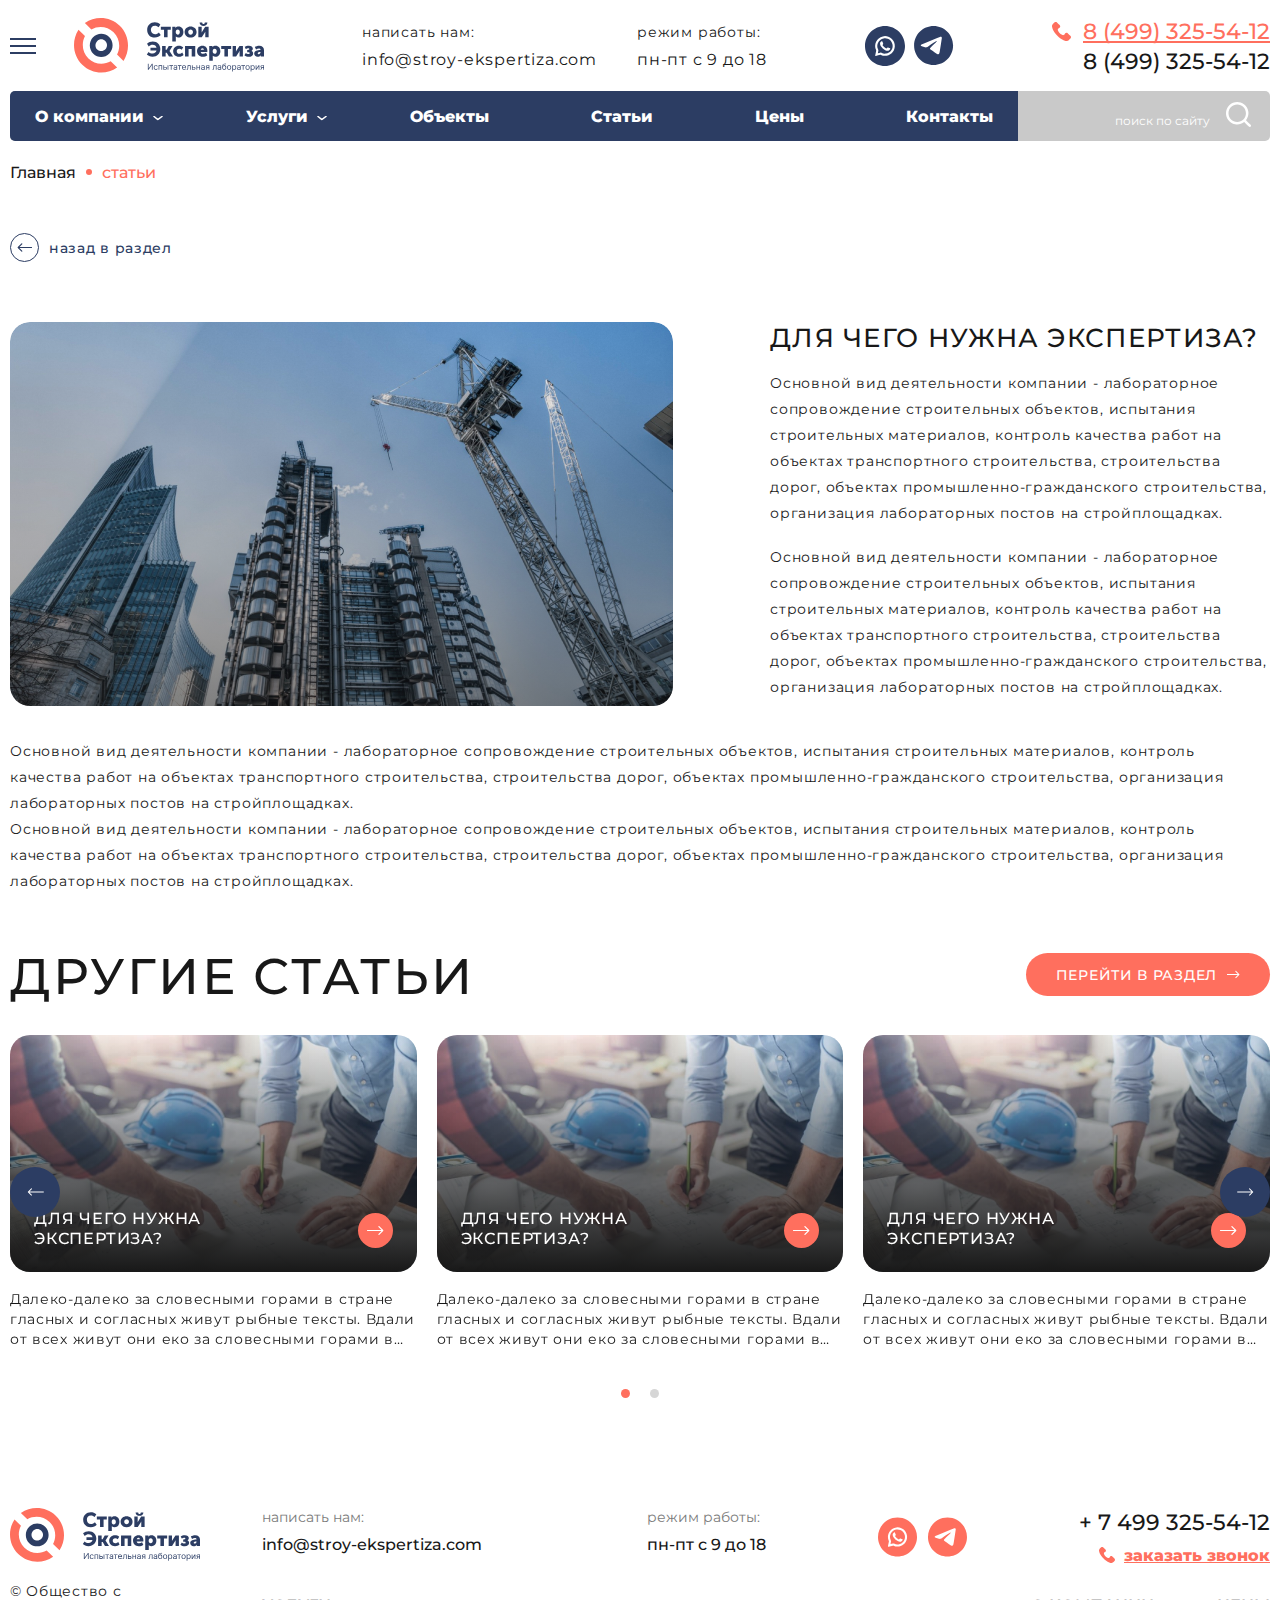
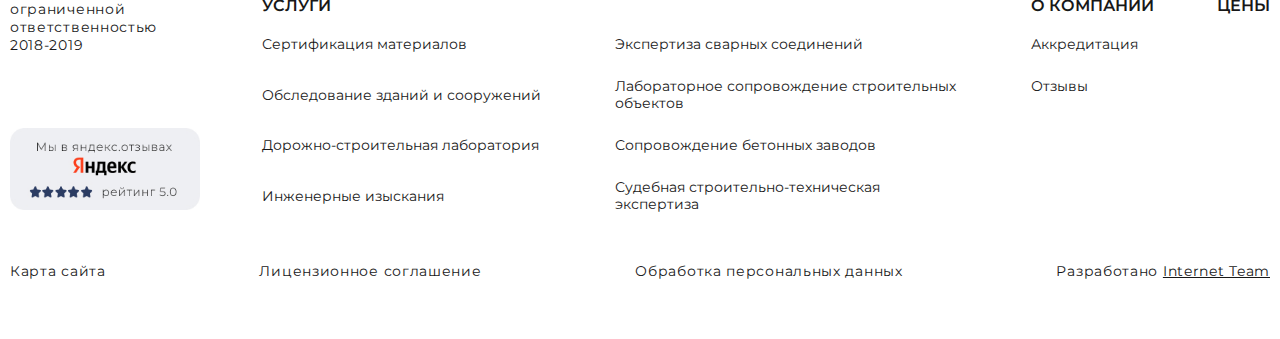
<file: pages/articles-item.html>
<!DOCTYPE html>
<html lang="ru">

<head>
    <meta charset="UTF-8" />
    <meta name="viewport" content="width=device-width, user-scalable=no, viewport-fit=cover" />
    <title>Cтатьи детальная</title>

    <link rel="apple-touch-icon" sizes="180x180" href="../img/favicon/apple-touch-icon.png">
    <link rel="icon" type="image/png" sizes="32x32" href="../img/favicon/favicon-32x32.png">
    <link rel="icon" type="image/png" sizes="16x16" href="../img/favicon/favicon-16x16.png">
    <link rel="manifest" href="../img/favicon/site.webmanifest">
    <meta name="msapplication-TileColor" content="#da532c">
    <meta name="theme-color" content="#ffffff">

    <link rel="stylesheet" type="text/css" href="../fonts/stylesheet.css" />

    <link rel="stylesheet" type="text/css" href="../libs/swiper/swiper-bundle.min.css" />
    <link rel="stylesheet" type="text/css" href="../libs/selectric/selectric.css" />
    <link rel="stylesheet" type="text/css" href="../libs/micromodal/micromodal.css" />
    <link rel="stylesheet" type="text/css" href="../libs/fancybox/fancybox.css" />
    <link rel="stylesheet" type="text/css" href="../libs/jquery-ui/jquery-ui.min.css" />
    <link rel="stylesheet" type="text/css" href="../libs/range/ion.rangeSlider.min.css" />

    <link rel="stylesheet" type="text/css" href="../css/style.css" />
</head>

<body>

    <div class="site-wrapper">
        <header class="header">
            <div class="container">
                <div class="header__top">
                    <button class="burger">
                        <span class="burger__line"></span>
                        <span class="burger__line"></span>
                        <span class="burger__line"></span>
                    </button>

                    <div class="logo">
                        <a href="/"></a>
                        <picture class="picture">
                            <img src="../img/svg/logo.svg" alt="" />
                        </picture>
                    </div>

                    <ul class="header-top__info">
                        <li>
                            <span class="header-top__title">написать нам:</span>
                            <a href="mailto:info@stroy-ekspertiza.com">info@stroy-ekspertiza.com</a>
                        </li>
                        <li>
                            <span class="header-top__title">режим работы:</span>
                            <span class="header-top__txt">пн-пт с 9 до 18</span>
                        </li>
                    </ul>

                    <ul class="social">
                        <li>
                            <a href="#" class="icon-custom icon-custom--whatsapp"></a>
                        </li>
                        <li>
                            <a href="#" class="icon-custom icon-custom--telegram"></a>
                        </li>
                    </ul>

                    <div class="phone-block">
                        <svg class="phone-block__icon" width="19" height="19" viewBox="0 0 19 19" fill="none"
                            xmlns="http://www.w3.org/2000/svg">
                            <path
                                d="M14.2847 18.9991C13.8161 18.8963 13.34 18.8185 12.8797 18.6852C11.9563 18.4186 11.0936 18.0034 10.2638 17.5238C7.85056 16.1286 5.79238 14.3103 3.96875 12.2171C2.83675 10.9172 1.84659 9.51833 1.07338 7.97361C0.576916 6.98161 0.184284 5.95165 0.0442906 4.84484C-0.0572281 4.04124 -0.0108725 3.25245 0.46798 2.5493C0.48884 2.51875 0.506455 2.48449 0.532414 2.45903C1.23285 1.76143 1.91335 1.04115 2.64252 0.374109C3.1872 -0.123976 4.15556 -0.111478 4.78971 0.33291C4.93063 0.431509 5.06552 0.542606 5.18744 0.663887C6.0084 1.47814 6.82796 2.2947 7.64289 3.11497C8.28028 3.75609 8.39756 4.63329 7.94977 5.36839C7.75044 5.69566 7.46952 5.92896 7.10656 6.0595C6.57718 6.24976 6.16739 6.5724 5.94442 7.10243C5.8035 7.43711 5.77847 7.7778 5.87211 8.13285C6.12892 9.10634 6.66479 9.92013 7.31794 10.6654C8.08281 11.538 8.95614 12.2777 10.0061 12.7887C10.446 13.0026 10.8998 13.1827 11.4093 13.1095C12.0462 13.0179 12.5227 12.705 12.8143 12.1212C12.9487 11.8528 13.0605 11.5574 13.2538 11.3371C13.8731 10.6321 14.949 10.5687 15.68 11.1616C15.7662 11.2315 15.8469 11.3088 15.9257 11.3875C16.7314 12.1911 17.5333 12.9984 18.3431 13.7983C18.6978 14.1488 18.9495 14.5427 18.9699 15.0565C18.9713 15.0857 18.9893 15.1139 19 15.1426C19 15.1796 19 15.2167 19 15.2537C18.9879 15.294 18.968 15.3333 18.9652 15.3745C18.9309 15.8444 18.7358 16.2439 18.4113 16.5753C17.8573 17.141 17.2918 17.6951 16.7327 18.2556C16.4801 18.5089 16.1932 18.7107 15.8511 18.819C15.6179 18.8926 15.3759 18.9403 15.1381 19C14.8544 18.9991 14.5698 18.9991 14.2847 18.9991Z"
                                fill="#FF6F5E" />
                        </svg>
                        <a href="tel:84993255412" class="phone-block__link">8 (499) 325-54-12</a>
                        <a href="tel:84993255412" class="phone-block__link">8 (499) 325-54-12</a>
                    </div>
                </div>
                <div class="header__bottom">
                    <nav class="menu">
                        <ul>
                            <li>
                                <a href="#" class="menu-link">О компании</a>
                                <ul class="menu-sub">
                                    <li><a href="#">Ссылка</a></li>
                                    <li><a href="#">Статьи</a></li>
                                    <li><a href="#">Объекты</a></li>
                                    <li><a href="#">Контакты</a></li>
                                </ul>
                            </li>
                            <li>
                                <a href="#" class="menu-link">Услуги</a>
                                <ul class="menu-sub">
                                    <li><a href="#">Ссылка</a></li>
                                    <li><a href="#">Статьи</a></li>
                                    <li><a href="#">Объекты</a></li>
                                    <li><a href="#">Контакты</a></li>
                                </ul>
                            </li>
                            <li><a href="#" class="menu-link">Объекты</a></li>
                            <li><a href="#" class="menu-link">Статьи</a></li>
                            <li><a href="#" class="menu-link">Цены</a></li>
                            <li><a href="#" class="menu-link">Контакты</a></li>
                        </ul>
                    </nav>

                    <div class="search-block">
                        <input type="text">
                        <label for="">поиск по сайту</label>
                        <button class="icon-search">
                            <svg width="25" height="25" viewBox="0 0 25 25" fill="none"
                                xmlns="http://www.w3.org/2000/svg">
                                <path
                                    d="M19.9991 18.2118C20.0834 18.2999 20.1536 18.3779 20.2285 18.4528C21.6876 19.9115 23.1514 21.3662 24.605 22.8303C25.3205 23.551 25.0201 24.707 24.0565 24.9567C23.5618 25.0846 23.1436 24.9223 22.7855 24.5627C21.3427 23.115 19.8954 21.672 18.4495 20.2274C18.3754 20.1533 18.2974 20.0831 18.2115 20.0019C15.4619 22.1033 12.39 22.8841 9.00674 22.218C6.21495 21.6681 3.96077 20.1985 2.24028 17.931C-1.10862 13.5184 -0.656847 7.25479 3.28662 3.30318C7.24568 -0.662458 13.4956 -1.11877 17.9634 2.26731C20.4681 4.16589 21.956 6.69551 22.3516 9.8195C22.7457 12.9287 21.9116 15.7219 19.9991 18.2118ZM19.9344 11.2243C19.9445 6.4264 16.0681 2.52082 11.2836 2.50834C6.41704 2.49586 2.49933 6.38428 2.50245 11.222C2.50635 16.0449 6.39676 19.9317 11.2227 19.9341C16.0557 19.9356 19.9242 16.0683 19.9344 11.2243Z"
                                    fill="white" />
                            </svg>
                        </button>
                    </div>

                </div>
            </div>
            <div class="menu-invis">
                <div class="search-block">
                    <input type="text">
                    <label for="">поиск по сайту</label>
                    <button class="icon-search">
                        <svg width="25" height="25" viewBox="0 0 25 25" fill="none" xmlns="http://www.w3.org/2000/svg">
                            <path
                                d="M19.9991 18.2118C20.0834 18.2999 20.1536 18.3779 20.2285 18.4528C21.6876 19.9115 23.1514 21.3662 24.605 22.8303C25.3205 23.551 25.0201 24.707 24.0565 24.9567C23.5618 25.0846 23.1436 24.9223 22.7855 24.5627C21.3427 23.115 19.8954 21.672 18.4495 20.2274C18.3754 20.1533 18.2974 20.0831 18.2115 20.0019C15.4619 22.1033 12.39 22.8841 9.00674 22.218C6.21495 21.6681 3.96077 20.1985 2.24028 17.931C-1.10862 13.5184 -0.656847 7.25479 3.28662 3.30318C7.24568 -0.662458 13.4956 -1.11877 17.9634 2.26731C20.4681 4.16589 21.956 6.69551 22.3516 9.8195C22.7457 12.9287 21.9116 15.7219 19.9991 18.2118ZM19.9344 11.2243C19.9445 6.4264 16.0681 2.52082 11.2836 2.50834C6.41704 2.49586 2.49933 6.38428 2.50245 11.222C2.50635 16.0449 6.39676 19.9317 11.2227 19.9341C16.0557 19.9356 19.9242 16.0683 19.9344 11.2243Z"
                                fill="white"></path>
                        </svg>
                    </button>
                </div>

                <nav class="menu">
                    <ul>
                        <li>
                            <a href="#" class="menu-link">О компании</a>
                            <ul class="menu-sub">
                                <li><a href="#">Ссылка</a></li>
                                <li><a href="#">Статьи</a></li>
                                <li><a href="#">Объекты</a></li>
                                <li><a href="#">Контакты</a></li>
                            </ul>
                        </li>
                        <li>
                            <a href="#" class="menu-link">Услуги</a>
                            <ul class="menu-sub">
                                <li><a href="#">Ссылка</a></li>
                                <li><a href="#">Статьи</a></li>
                                <li><a href="#">Объекты</a></li>
                                <li><a href="#">Контакты</a></li>
                            </ul>
                        </li>
                        <li><a href="#" class="menu-link not-arrow">Объекты</a></li>
                        <li><a href="#" class="menu-link not-arrow">Статьи</a></li>
                        <li><a href="#" class="menu-link not-arrow">Цены</a></li>
                        <li><a href="#" class="menu-link not-arrow">Контакты</a></li>
                    </ul>
                </nav>

                <ul class="header-top__info">
                    <li>
                        <span class="header-top__title">написать нам:</span>
                        <a href="mailto:info@stroy-ekspertiza.com">info@stroy-ekspertiza.com</a>
                    </li>
                    <li>
                        <span class="header-top__title">режим работы:</span>
                        <span class="header-top__txt">пн-пт с 9 до 18</span>
                    </li>
                </ul>

                <ul class="social">
                    <li>
                        <a href="#" class="icon-custom icon-custom--whatsapp"></a>
                    </li>
                    <li>
                        <a href="#" class="icon-custom icon-custom--telegram"></a>
                    </li>
                </ul>

                <div class="phone-block">
                    <svg class="phone-block__icon" width="19" height="19" viewBox="0 0 19 19" fill="none"
                        xmlns="http://www.w3.org/2000/svg">
                        <path
                            d="M14.2847 18.9991C13.8161 18.8963 13.34 18.8185 12.8797 18.6852C11.9563 18.4186 11.0936 18.0034 10.2638 17.5238C7.85056 16.1286 5.79238 14.3103 3.96875 12.2171C2.83675 10.9172 1.84659 9.51833 1.07338 7.97361C0.576916 6.98161 0.184284 5.95165 0.0442906 4.84484C-0.0572281 4.04124 -0.0108725 3.25245 0.46798 2.5493C0.48884 2.51875 0.506455 2.48449 0.532414 2.45903C1.23285 1.76143 1.91335 1.04115 2.64252 0.374109C3.1872 -0.123976 4.15556 -0.111478 4.78971 0.33291C4.93063 0.431509 5.06552 0.542606 5.18744 0.663887C6.0084 1.47814 6.82796 2.2947 7.64289 3.11497C8.28028 3.75609 8.39756 4.63329 7.94977 5.36839C7.75044 5.69566 7.46952 5.92896 7.10656 6.0595C6.57718 6.24976 6.16739 6.5724 5.94442 7.10243C5.8035 7.43711 5.77847 7.7778 5.87211 8.13285C6.12892 9.10634 6.66479 9.92013 7.31794 10.6654C8.08281 11.538 8.95614 12.2777 10.0061 12.7887C10.446 13.0026 10.8998 13.1827 11.4093 13.1095C12.0462 13.0179 12.5227 12.705 12.8143 12.1212C12.9487 11.8528 13.0605 11.5574 13.2538 11.3371C13.8731 10.6321 14.949 10.5687 15.68 11.1616C15.7662 11.2315 15.8469 11.3088 15.9257 11.3875C16.7314 12.1911 17.5333 12.9984 18.3431 13.7983C18.6978 14.1488 18.9495 14.5427 18.9699 15.0565C18.9713 15.0857 18.9893 15.1139 19 15.1426C19 15.1796 19 15.2167 19 15.2537C18.9879 15.294 18.968 15.3333 18.9652 15.3745C18.9309 15.8444 18.7358 16.2439 18.4113 16.5753C17.8573 17.141 17.2918 17.6951 16.7327 18.2556C16.4801 18.5089 16.1932 18.7107 15.8511 18.819C15.6179 18.8926 15.3759 18.9403 15.1381 19C14.8544 18.9991 14.5698 18.9991 14.2847 18.9991Z"
                            fill="#FF6F5E"></path>
                    </svg>
                    <a href="tel:84993255412" class="phone-block__link">8 (499) 325-54-12</a>
                    <a href="tel:84993255412" class="phone-block__link">8 (499) 325-54-12</a>
                </div>
            </div>
        </header>

        <main class="main">
            <section class="breadcrumbs">
                <div class="container">
                    <ul class="breadcrumbs__list">
                        <li class="breadcrumbs__item">
                            <a href="#" class="breadcrumbs__link">Главная</a>
                        </li>
                        <li class="breadcrumbs__item">
                            <span class="breadcrumbs__link">статьи</span>
                        </li>
                    </ul>
                </div>
            </section>

            <section class="back-section">
                <div class="container">
                    <a href="#" class="link-back">
                        <svg width="13" height="9" viewBox="0 0 13 9" fill="none" xmlns="http://www.w3.org/2000/svg">
                            <path
                                d="M0.646446 4.14645C0.451184 4.34171 0.451184 4.65829 0.646446 4.85355L3.82843 8.03553C4.02369 8.2308 4.34027 8.2308 4.53553 8.03553C4.7308 7.84027 4.7308 7.52369 4.53553 7.32843L1.70711 4.5L4.53553 1.67157C4.7308 1.47631 4.7308 1.15973 4.53553 0.964465C4.34027 0.769203 4.02369 0.769203 3.82843 0.964465L0.646446 4.14645ZM13 4L1 4L1 5L13 5L13 4Z"
                                fill="#2C3D63" />
                        </svg>
                        назад в раздел</a>
                </div>
            </section>

            <section class="article-page">
                <section class="about-section">
                    <div class="container">
                        <div class="about-block">
                            <div class="about-block__left">
                                <h3 class="caption caption--h3">Для чего нужна экспертиза?</h3>
                                <p>Основной вид деятельности компании - лабораторное сопровождение строительных
                                    объектов,
                                    испытания строительных материалов, контроль качества работ на объектах транспортного
                                    строительства, строительства дорог, объектах промышленно-гражданского строительства,
                                    организация лабораторных постов на стройплощадках.</p>

                                <p>Основной вид деятельности компании - лабораторное сопровождение строительных
                                    объектов,
                                    испытания строительных материалов, контроль качества работ на объектах транспортного
                                    строительства, строительства дорог, объектах промышленно-гражданского строительства,
                                    организация лабораторных постов на стройплощадках.</p>
                            </div>

                            <div class="about-block__right">
                                <picture class="picture">
                                    <img src="../img/pic-about2.jpg" alt="">
                                </picture>
                            </div>

                            <div class="about-block__center">
                                <p>Основной вид деятельности компании - лабораторное сопровождение строительных
                                    объектов,
                                    испытания строительных материалов, контроль качества работ на объектах транспортного
                                    строительства, строительства дорог, объектах промышленно-гражданского строительства,
                                    организация лабораторных постов на стройплощадках.</p>

                                <p>Основной вид деятельности компании - лабораторное сопровождение строительных
                                    объектов,
                                    испытания строительных материалов, контроль качества работ на объектах транспортного
                                    строительства, строительства дорог, объектах промышленно-гражданского строительства,
                                    организация лабораторных постов на стройплощадках.</p>
                            </div>
                        </div>
                    </div>
                </section>

                <section class="article-section">
                    <div class="container">
                        <div class="article-section__head">
                            <h2 class="caption caption--h2">другие статьи</h2>
                            <a href="#" class="btn btn--site">ПЕРЕЙТИ В РАЗДЕЛ
                                <svg width="13" height="9" viewBox="0 0 13 9" fill="none"
                                    xmlns="http://www.w3.org/2000/svg">
                                    <path
                                        d="M12.3536 4.85355C12.5488 4.65829 12.5488 4.34171 12.3536 4.14645L9.17157 0.964466C8.97631 0.769204 8.65973 0.769204 8.46447 0.964466C8.2692 1.15973 8.2692 1.47631 8.46447 1.67157L11.2929 4.5L8.46447 7.32843C8.2692 7.52369 8.2692 7.84027 8.46447 8.03553C8.65973 8.2308 8.97631 8.2308 9.17157 8.03553L12.3536 4.85355ZM0 5L12 5V4L0 4L0 5Z"
                                        fill="white" />
                                </svg>
                            </a>
                        </div>
                        <div class="article-section__body">
                            <div class="slider-other-article swiper">
                                <div class="swiper-wrapper">
                                    <div class="swiper-slide">
                                        <div class="article-item">
                                            <div class="article-item__picture">
                                                <picture class="picture">
                                                    <a href="#"></a>
                                                    <img src="../img/pic-service1.png" alt="" />
                                                </picture>
                                                <a href="#" class="link">Для чего нужна
                                                    экспертиза?</a>
                                                <a href="#" class="link-more">
                                                    <svg width="14" height="8" viewBox="0 0 14 8" fill="none"
                                                        xmlns="http://www.w3.org/2000/svg">
                                                        <path
                                                            d="M13.3536 4.35355C13.5488 4.15829 13.5488 3.84171 13.3536 3.64645L10.1716 0.464466C9.97631 0.269204 9.65973 0.269204 9.46447 0.464466C9.2692 0.659728 9.2692 0.976311 9.46447 1.17157L12.2929 4L9.46447 6.82843C9.2692 7.02369 9.2692 7.34027 9.46447 7.53553C9.65973 7.7308 9.97631 7.7308 10.1716 7.53553L13.3536 4.35355ZM0 4.5H13V3.5H0V4.5Z"
                                                            fill="white"></path>
                                                    </svg>
                                                </a>
                                            </div>
                                            <p>Далеко-далеко за словесными горами в стране гласных и согласных живут
                                                рыбные
                                                тексты.
                                                Вдали от всех живут они еко за словесными горами в стране гласных и
                                                согласных
                                                живут
                                                рыбные тексты.
                                                Вдали от всех живут они</p>
                                        </div>
                                    </div>
                                    <div class="swiper-slide">
                                        <div class="article-item">
                                            <div class="article-item__picture">
                                                <picture class="picture">
                                                    <a href="#"></a>
                                                    <img src="../img/pic-service1.png" alt="" />
                                                </picture>
                                                <a href="#" class="link">Для чего нужна
                                                    экспертиза?</a>
                                                <a href="#" class="link-more">
                                                    <svg width="14" height="8" viewBox="0 0 14 8" fill="none"
                                                        xmlns="http://www.w3.org/2000/svg">
                                                        <path
                                                            d="M13.3536 4.35355C13.5488 4.15829 13.5488 3.84171 13.3536 3.64645L10.1716 0.464466C9.97631 0.269204 9.65973 0.269204 9.46447 0.464466C9.2692 0.659728 9.2692 0.976311 9.46447 1.17157L12.2929 4L9.46447 6.82843C9.2692 7.02369 9.2692 7.34027 9.46447 7.53553C9.65973 7.7308 9.97631 7.7308 10.1716 7.53553L13.3536 4.35355ZM0 4.5H13V3.5H0V4.5Z"
                                                            fill="white"></path>
                                                    </svg>
                                                </a>
                                            </div>
                                            <p>Далеко-далеко за словесными горами в стране гласных и согласных живут
                                                рыбные
                                                тексты.
                                                Вдали от всех живут они еко за словесными горами в стране гласных и
                                                согласных
                                                живут
                                                рыбные тексты.
                                                Вдали от всех живут они</p>
                                        </div>
                                    </div>
                                    <div class="swiper-slide">
                                        <div class="article-item">
                                            <div class="article-item__picture">
                                                <picture class="picture">
                                                    <a href="#"></a>
                                                    <img src="../img/pic-service1.png" alt="" />
                                                </picture>
                                                <a href="#" class="link">Для чего нужна
                                                    экспертиза?</a>
                                                <a href="#" class="link-more">
                                                    <svg width="14" height="8" viewBox="0 0 14 8" fill="none"
                                                        xmlns="http://www.w3.org/2000/svg">
                                                        <path
                                                            d="M13.3536 4.35355C13.5488 4.15829 13.5488 3.84171 13.3536 3.64645L10.1716 0.464466C9.97631 0.269204 9.65973 0.269204 9.46447 0.464466C9.2692 0.659728 9.2692 0.976311 9.46447 1.17157L12.2929 4L9.46447 6.82843C9.2692 7.02369 9.2692 7.34027 9.46447 7.53553C9.65973 7.7308 9.97631 7.7308 10.1716 7.53553L13.3536 4.35355ZM0 4.5H13V3.5H0V4.5Z"
                                                            fill="white"></path>
                                                    </svg>
                                                </a>
                                            </div>
                                            <p>Далеко-далеко за словесными горами в стране гласных и согласных живут
                                                рыбные
                                                тексты.
                                                Вдали от всех живут они еко за словесными горами в стране гласных и
                                                согласных
                                                живут
                                                рыбные тексты.
                                                Вдали от всех живут они</p>
                                        </div>
                                    </div>
                                    <div class="swiper-slide">
                                        <div class="article-item">
                                            <div class="article-item__picture">
                                                <picture class="picture">
                                                    <a href="#"></a>
                                                    <img src="../img/pic-service1.png" alt="" />
                                                </picture>
                                                <a href="#" class="link">Для чего нужна
                                                    экспертиза?</a>
                                                <a href="#" class="link-more">
                                                    <svg width="14" height="8" viewBox="0 0 14 8" fill="none"
                                                        xmlns="http://www.w3.org/2000/svg">
                                                        <path
                                                            d="M13.3536 4.35355C13.5488 4.15829 13.5488 3.84171 13.3536 3.64645L10.1716 0.464466C9.97631 0.269204 9.65973 0.269204 9.46447 0.464466C9.2692 0.659728 9.2692 0.976311 9.46447 1.17157L12.2929 4L9.46447 6.82843C9.2692 7.02369 9.2692 7.34027 9.46447 7.53553C9.65973 7.7308 9.97631 7.7308 10.1716 7.53553L13.3536 4.35355ZM0 4.5H13V3.5H0V4.5Z"
                                                            fill="white"></path>
                                                    </svg>
                                                </a>
                                            </div>
                                            <p>Далеко-далеко за словесными горами в стране гласных и согласных живут
                                                рыбные
                                                тексты.
                                                Вдали от всех живут они еко за словесными горами в стране гласных и
                                                согласных
                                                живут
                                                рыбные тексты.
                                                Вдали от всех живут они</p>
                                        </div>
                                    </div>
                                    <div class="swiper-slide">
                                        <div class="article-item">
                                            <div class="article-item__picture">
                                                <picture class="picture">
                                                    <a href="#"></a>
                                                    <img src="../img/pic-service1.png" alt="" />
                                                </picture>
                                                <a href="#" class="link">Для чего нужна
                                                    экспертиза?</a>
                                                <a href="#" class="link-more">
                                                    <svg width="14" height="8" viewBox="0 0 14 8" fill="none"
                                                        xmlns="http://www.w3.org/2000/svg">
                                                        <path
                                                            d="M13.3536 4.35355C13.5488 4.15829 13.5488 3.84171 13.3536 3.64645L10.1716 0.464466C9.97631 0.269204 9.65973 0.269204 9.46447 0.464466C9.2692 0.659728 9.2692 0.976311 9.46447 1.17157L12.2929 4L9.46447 6.82843C9.2692 7.02369 9.2692 7.34027 9.46447 7.53553C9.65973 7.7308 9.97631 7.7308 10.1716 7.53553L13.3536 4.35355ZM0 4.5H13V3.5H0V4.5Z"
                                                            fill="white"></path>
                                                    </svg>
                                                </a>
                                            </div>
                                            <p>Далеко-далеко за словесными горами в стране гласных и согласных живут
                                                рыбные
                                                тексты.
                                                Вдали от всех живут они еко за словесными горами в стране гласных и
                                                согласных
                                                живут
                                                рыбные тексты.
                                                Вдали от всех живут они</p>
                                        </div>
                                    </div>
                                    <div class="swiper-slide">
                                        <div class="article-item">
                                            <div class="article-item__picture">
                                                <picture class="picture">
                                                    <a href="#"></a>
                                                    <img src="../img/pic-service1.png" alt="" />
                                                </picture>
                                                <a href="#" class="link">Для чего нужна
                                                    экспертиза?</a>
                                                <a href="#" class="link-more">
                                                    <svg width="14" height="8" viewBox="0 0 14 8" fill="none"
                                                        xmlns="http://www.w3.org/2000/svg">
                                                        <path
                                                            d="M13.3536 4.35355C13.5488 4.15829 13.5488 3.84171 13.3536 3.64645L10.1716 0.464466C9.97631 0.269204 9.65973 0.269204 9.46447 0.464466C9.2692 0.659728 9.2692 0.976311 9.46447 1.17157L12.2929 4L9.46447 6.82843C9.2692 7.02369 9.2692 7.34027 9.46447 7.53553C9.65973 7.7308 9.97631 7.7308 10.1716 7.53553L13.3536 4.35355ZM0 4.5H13V3.5H0V4.5Z"
                                                            fill="white"></path>
                                                    </svg>
                                                </a>
                                            </div>
                                            <p>Далеко-далеко за словесными горами в стране гласных и согласных живут
                                                рыбные
                                                тексты.
                                                Вдали от всех живут они еко за словесными горами в стране гласных и
                                                согласных
                                                живут
                                                рыбные тексты.
                                                Вдали от всех живут они</p>
                                        </div>
                                    </div>
                                </div>
                                <div class="swiper-pagination"></div>

                                <button class="swiper-button-prev">
                                    <svg width="17" height="8" viewBox="0 0 17 8" fill="none"
                                        xmlns="http://www.w3.org/2000/svg">
                                        <path
                                            d="M0.887995 4.35355C0.692734 4.15829 0.692734 3.84171 0.887995 3.64645L4.06998 0.464467C4.26524 0.269205 4.58182 0.269205 4.77708 0.464467C4.97234 0.659729 4.97234 0.976312 4.77708 1.17157L1.94866 4L4.77708 6.82843C4.97234 7.02369 4.97234 7.34027 4.77708 7.53553C4.58182 7.7308 4.26524 7.7308 4.06998 7.53554L0.887995 4.35355ZM16.7588 4.5L1.24155 4.5L1.24155 3.5L16.7588 3.5L16.7588 4.5Z"
                                            fill="white" />
                                    </svg>
                                </button>
                                <button class="swiper-button-next">
                                    <svg width="17" height="8" viewBox="0 0 17 8" fill="none"
                                        xmlns="http://www.w3.org/2000/svg">
                                        <path
                                            d="M16.112 4.35355C16.3073 4.15829 16.3073 3.84171 16.112 3.64645L12.93 0.464467C12.7348 0.269205 12.4182 0.269205 12.2229 0.464467C12.0277 0.659729 12.0277 0.976312 12.2229 1.17157L15.0513 4L12.2229 6.82843C12.0277 7.02369 12.0277 7.34027 12.2229 7.53553C12.4182 7.7308 12.7348 7.7308 12.93 7.53554L16.112 4.35355ZM0.241211 4.5L15.7585 4.5L15.7585 3.5L0.241211 3.5L0.241211 4.5Z"
                                            fill="white" />
                                    </svg>
                                </button>
                            </div>
                        </div>
                    </div>
                </section>
            </section>
        </main>

        <footer class="footer">
            <div class="container">
                <div class="footer__row">
                    <div class="footer__col footer__left">
                        <div class="logo">
                            <a href="/"></a>
                            <picture class="picture">
                                <img src="../img/svg/logo_footer.svg" alt="" />
                            </picture>
                        </div>
                        <div class="copy-right">
                            <p>
                                &copy; Общество с ограниченной
                                ответственностью 2018-2019
                            </p>
                        </div>

                        <div class="footer__yandex">
                            <picture class="picture">
                                <img src="./../img/pic-yandex.jpg" alt="" />
                            </picture>
                        </div>
                    </div>
                    <div class="footer__col footer__right">
                        <ul class="footer__info">
                            <li>
                                <span class="footer__info__title">написать нам:</span>
                                <a href="mailto:info@stroy-ekspertiza.com">info@stroy-ekspertiza.com</a>
                            </li>
                            <li>
                                <span class="footer__info__title">режим работы:</span>
                                <span class="footer__info__txt">пн-пт с 9 до 18</span>
                            </li>
                        </ul>
                        <ul class="social">
                            <li>
                                <a href="#" class="icon-custom icon-custom--whatsapp"></a>
                            </li>
                            <li>
                                <a href="#" class="icon-custom icon-custom--telegram"></a>
                            </li>
                        </ul>
                        <div class="footer-phone">
                            <a href="tel:+74993255412" class="footer-phone__phone">+ 7 499 325-54-12</a>
                            <a href="#" class="footer-phone__call">
                                <svg width="16" height="16" viewBox="0 0 16 16" fill="none"
                                    xmlns="http://www.w3.org/2000/svg">
                                    <path
                                        d="M12.0292 15.9992C11.6346 15.9127 11.2337 15.8472 10.846 15.7349C10.0684 15.5104 9.34198 15.1607 8.64323 14.7569C6.611 13.582 4.87779 12.0508 3.34211 10.2881C2.38884 9.19345 1.55503 8.01543 0.903902 6.71462C0.485824 5.87925 0.155187 5.01191 0.0372973 4.07987C-0.0481921 3.40315 -0.00915578 2.7389 0.394089 2.14678C0.411655 2.12105 0.426489 2.0922 0.448349 2.07076C1.03819 1.48331 1.61124 0.876762 2.22528 0.315039C2.68395 -0.104401 3.49942 -0.0938762 4.03344 0.280346C4.15211 0.363376 4.2657 0.456932 4.36837 0.559063C5.0597 1.24475 5.74986 1.93238 6.43612 2.62313C6.97287 3.16302 7.07163 3.90172 6.69454 4.52075C6.52668 4.79635 6.29012 4.99281 5.98447 5.10274C5.53868 5.26295 5.19359 5.53465 5.00583 5.98099C4.88716 6.26283 4.86608 6.54973 4.94493 6.84872C5.1612 7.6685 5.61245 8.35379 6.16247 8.98139C6.80657 9.71619 7.54202 10.3391 8.42619 10.7695C8.79664 10.9496 9.17881 11.1012 9.60781 11.0396C10.1442 10.9624 10.5455 10.6989 10.791 10.2074C10.9042 9.98127 10.9983 9.73256 11.1611 9.54701C11.6826 8.95333 12.5886 8.89992 13.2042 9.39927C13.2768 9.45813 13.3448 9.52323 13.4111 9.5895C14.0896 10.2662 14.7649 10.9461 15.4469 11.6197C15.7455 11.9147 15.9575 12.2465 15.9746 12.6792C15.9758 12.7037 15.991 12.7275 16 12.7517C16 12.7829 16 12.814 16 12.8452C15.9899 12.8791 15.9731 12.9123 15.9707 12.947C15.9418 13.3426 15.7775 13.679 15.5042 13.9582C15.0378 14.4345 14.5615 14.9011 14.0907 15.3732C13.878 15.5864 13.6364 15.7564 13.3483 15.8476C13.1519 15.9096 12.9481 15.9497 12.7479 16C12.509 15.9992 12.2693 15.9992 12.0292 15.9992Z"
                                        fill="#FF6F5E" />
                                </svg>
                                заказать звонок
                            </a>
                        </div>
                        <div class="footer-menu">
                            <div class="footer-menu__col">
                                <a href="#" class="footer-menu__link">Услуги</a>
                                <ul class="footer-menu__sub">
                                    <li><a href="#">Сертификация материалов</a></li>
                                    <li><a href="#">Экспертиза сварных соединений</a></li>
                                    <li><a href="#">Обследование зданий и сооружений</a></li>
                                    <li><a href="#">Лабораторное сопровождение
                                            строительных объектов</a></li>
                                    <li><a href="#">Дорожно-строительная лаборатория</a></li>
                                    <li><a href="#">Сопровождение бетонных
                                            заводов</a></li>

                                    <li><a href="#">Инженерные изыскания</a></li>
                                    <li><a href="#">Судебная строительно-техническая
                                            экспертиза</a></li>
                                </ul>
                            </div>

                            <div class="footer-menu__col">
                                <a href="#" class="footer-menu__link">О компании</a>
                                <ul class="footer-menu__sub">
                                    <li><a href="#">Аккредитация</a></li>
                                    <li><a href="#">Отзывы</a></li>
                                </ul>
                            </div>

                            <div class="footer-menu__col">
                                <a href="#" class="footer-menu__link">Цены</a>
                            </div>
                        </div>
                    </div>
                    <div class="footer_col footer__bottom">
                        <ul>
                            <li><a href="#">Карта сайта</a></li>
                            <li><a href="#">Лицензионное соглашение</a></li>
                            <li><a href="#">Обработка персональных данных</a></li>
                            <li>Разработано <a href="#" class="developer">Internet Team</a></li>
                        </ul>
                    </div>
                </div>
            </div>
        </footer>
    </div>

    <script src="../libs/jquery/jquery-3.7.0.min.js"></script>
    <script src="../libs/swiper/swiper-bundle.min.js"></script>
    <script src="../libs/selectric/jquery.selectric.min.js"></script>
    <script src="../libs/micromodal/micromodal.min.js"></script>
    <script src="../libs/tabslet/jquery.tabslet.min.js"></script>
    <script src="../libs/fancybox/fancybox.umd.js"></script>
    <script src="../libs/inputmask/jquery.inputmask.min.js"></script>
    <script src="../libs/jquery-ui/jquery-ui.min.js"></script>
    <script src="../libs/range/ion.rangeSlider.min.js"></script>
    <script src="../js/main.js"></script>
</body>

</html>
</file>
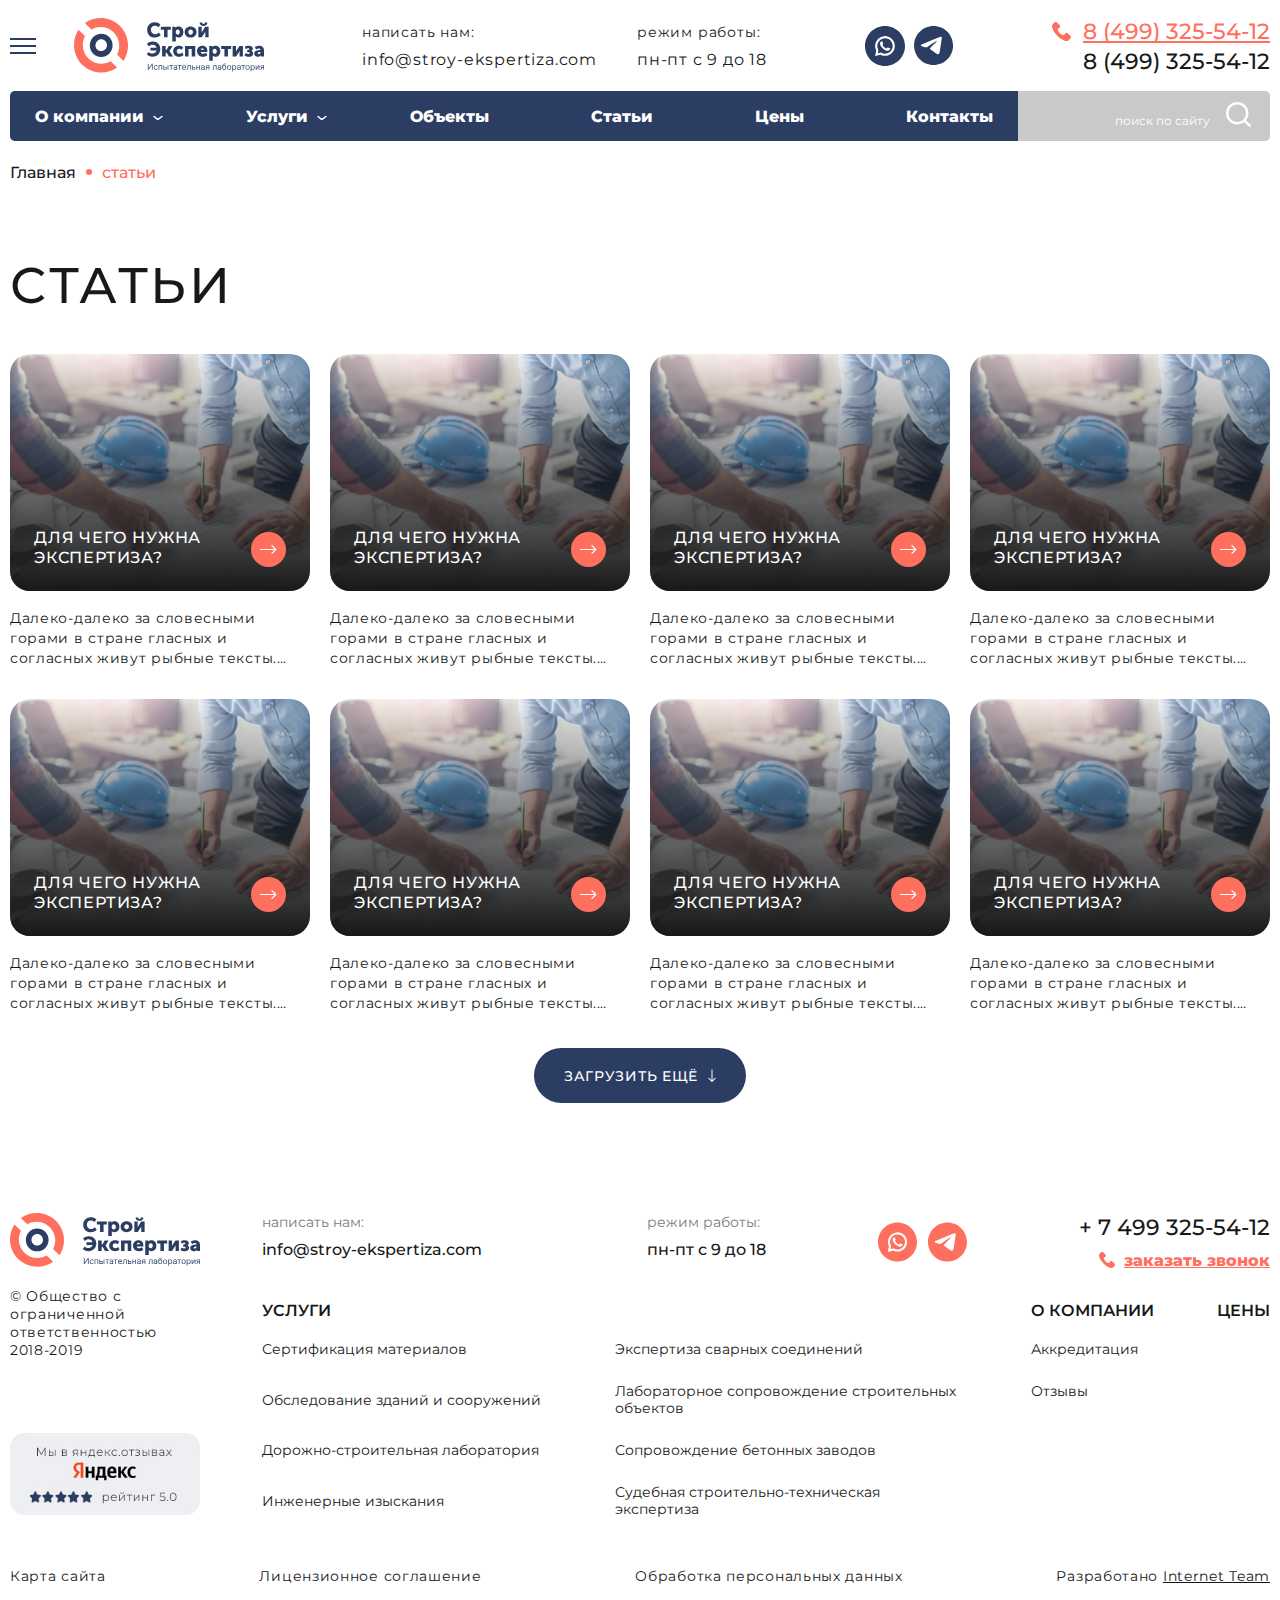
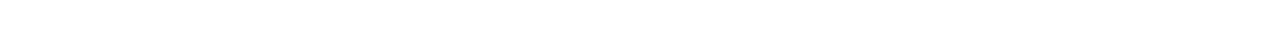
<file: pages/articles.html>
<!DOCTYPE html>
<html lang="ru">

<head>
    <meta charset="UTF-8" />
    <meta name="viewport" content="width=device-width, user-scalable=no, viewport-fit=cover" />
    <title>Cтатьи</title>

    <link rel="apple-touch-icon" sizes="180x180" href="../img/favicon/apple-touch-icon.png">
    <link rel="icon" type="image/png" sizes="32x32" href="../img/favicon/favicon-32x32.png">
    <link rel="icon" type="image/png" sizes="16x16" href="../img/favicon/favicon-16x16.png">
    <link rel="manifest" href="../img/favicon/site.webmanifest">
    <meta name="msapplication-TileColor" content="#da532c">
    <meta name="theme-color" content="#ffffff">

    <link rel="stylesheet" type="text/css" href="../fonts/stylesheet.css" />

    <link rel="stylesheet" type="text/css" href="../libs/swiper/swiper-bundle.min.css" />
    <link rel="stylesheet" type="text/css" href="../libs/selectric/selectric.css" />
    <link rel="stylesheet" type="text/css" href="../libs/micromodal/micromodal.css" />
    <link rel="stylesheet" type="text/css" href="../libs/fancybox/fancybox.css" />
    <link rel="stylesheet" type="text/css" href="../libs/jquery-ui/jquery-ui.min.css" />
    <link rel="stylesheet" type="text/css" href="../libs/range/ion.rangeSlider.min.css" />

    <link rel="stylesheet" type="text/css" href="../css/style.css" />
</head>

<body>

    <div class="site-wrapper">
        <header class="header">
            <div class="container">
                <div class="header__top">
                    <button class="burger">
                        <span class="burger__line"></span>
                        <span class="burger__line"></span>
                        <span class="burger__line"></span>
                    </button>

                    <div class="logo">
                        <a href="/"></a>
                        <picture class="picture">
                            <img src="../img/svg/logo.svg" alt="" />
                        </picture>
                    </div>

                    <ul class="header-top__info">
                        <li>
                            <span class="header-top__title">написать нам:</span>
                            <a href="mailto:info@stroy-ekspertiza.com">info@stroy-ekspertiza.com</a>
                        </li>
                        <li>
                            <span class="header-top__title">режим работы:</span>
                            <span class="header-top__txt">пн-пт с 9 до 18</span>
                        </li>
                    </ul>

                    <ul class="social">
                        <li>
                            <a href="#" class="icon-custom icon-custom--whatsapp"></a>
                        </li>
                        <li>
                            <a href="#" class="icon-custom icon-custom--telegram"></a>
                        </li>
                    </ul>

                    <div class="phone-block">
                        <svg class="phone-block__icon" width="19" height="19" viewBox="0 0 19 19" fill="none"
                            xmlns="http://www.w3.org/2000/svg">
                            <path
                                d="M14.2847 18.9991C13.8161 18.8963 13.34 18.8185 12.8797 18.6852C11.9563 18.4186 11.0936 18.0034 10.2638 17.5238C7.85056 16.1286 5.79238 14.3103 3.96875 12.2171C2.83675 10.9172 1.84659 9.51833 1.07338 7.97361C0.576916 6.98161 0.184284 5.95165 0.0442906 4.84484C-0.0572281 4.04124 -0.0108725 3.25245 0.46798 2.5493C0.48884 2.51875 0.506455 2.48449 0.532414 2.45903C1.23285 1.76143 1.91335 1.04115 2.64252 0.374109C3.1872 -0.123976 4.15556 -0.111478 4.78971 0.33291C4.93063 0.431509 5.06552 0.542606 5.18744 0.663887C6.0084 1.47814 6.82796 2.2947 7.64289 3.11497C8.28028 3.75609 8.39756 4.63329 7.94977 5.36839C7.75044 5.69566 7.46952 5.92896 7.10656 6.0595C6.57718 6.24976 6.16739 6.5724 5.94442 7.10243C5.8035 7.43711 5.77847 7.7778 5.87211 8.13285C6.12892 9.10634 6.66479 9.92013 7.31794 10.6654C8.08281 11.538 8.95614 12.2777 10.0061 12.7887C10.446 13.0026 10.8998 13.1827 11.4093 13.1095C12.0462 13.0179 12.5227 12.705 12.8143 12.1212C12.9487 11.8528 13.0605 11.5574 13.2538 11.3371C13.8731 10.6321 14.949 10.5687 15.68 11.1616C15.7662 11.2315 15.8469 11.3088 15.9257 11.3875C16.7314 12.1911 17.5333 12.9984 18.3431 13.7983C18.6978 14.1488 18.9495 14.5427 18.9699 15.0565C18.9713 15.0857 18.9893 15.1139 19 15.1426C19 15.1796 19 15.2167 19 15.2537C18.9879 15.294 18.968 15.3333 18.9652 15.3745C18.9309 15.8444 18.7358 16.2439 18.4113 16.5753C17.8573 17.141 17.2918 17.6951 16.7327 18.2556C16.4801 18.5089 16.1932 18.7107 15.8511 18.819C15.6179 18.8926 15.3759 18.9403 15.1381 19C14.8544 18.9991 14.5698 18.9991 14.2847 18.9991Z"
                                fill="#FF6F5E" />
                        </svg>
                        <a href="tel:84993255412" class="phone-block__link">8 (499) 325-54-12</a>
                        <a href="tel:84993255412" class="phone-block__link">8 (499) 325-54-12</a>
                    </div>
                </div>
                <div class="header__bottom">
                    <nav class="menu">
                        <ul>
                            <li>
                                <a href="#" class="menu-link">О компании</a>
                                <ul class="menu-sub">
                                    <li><a href="#">Ссылка</a></li>
                                    <li><a href="#">Статьи</a></li>
                                    <li><a href="#">Объекты</a></li>
                                    <li><a href="#">Контакты</a></li>
                                </ul>
                            </li>
                            <li>
                                <a href="#" class="menu-link">Услуги</a>
                                <ul class="menu-sub">
                                    <li><a href="#">Ссылка</a></li>
                                    <li><a href="#">Статьи</a></li>
                                    <li><a href="#">Объекты</a></li>
                                    <li><a href="#">Контакты</a></li>
                                </ul>
                            </li>
                            <li><a href="#" class="menu-link">Объекты</a></li>
                            <li><a href="#" class="menu-link">Статьи</a></li>
                            <li><a href="#" class="menu-link">Цены</a></li>
                            <li><a href="#" class="menu-link">Контакты</a></li>
                        </ul>
                    </nav>

                    <div class="search-block">
                        <input type="text">
                        <label for="">поиск по сайту</label>
                        <button class="icon-search">
                            <svg width="25" height="25" viewBox="0 0 25 25" fill="none"
                                xmlns="http://www.w3.org/2000/svg">
                                <path
                                    d="M19.9991 18.2118C20.0834 18.2999 20.1536 18.3779 20.2285 18.4528C21.6876 19.9115 23.1514 21.3662 24.605 22.8303C25.3205 23.551 25.0201 24.707 24.0565 24.9567C23.5618 25.0846 23.1436 24.9223 22.7855 24.5627C21.3427 23.115 19.8954 21.672 18.4495 20.2274C18.3754 20.1533 18.2974 20.0831 18.2115 20.0019C15.4619 22.1033 12.39 22.8841 9.00674 22.218C6.21495 21.6681 3.96077 20.1985 2.24028 17.931C-1.10862 13.5184 -0.656847 7.25479 3.28662 3.30318C7.24568 -0.662458 13.4956 -1.11877 17.9634 2.26731C20.4681 4.16589 21.956 6.69551 22.3516 9.8195C22.7457 12.9287 21.9116 15.7219 19.9991 18.2118ZM19.9344 11.2243C19.9445 6.4264 16.0681 2.52082 11.2836 2.50834C6.41704 2.49586 2.49933 6.38428 2.50245 11.222C2.50635 16.0449 6.39676 19.9317 11.2227 19.9341C16.0557 19.9356 19.9242 16.0683 19.9344 11.2243Z"
                                    fill="white" />
                            </svg>
                        </button>
                    </div>

                </div>
            </div>
            <div class="menu-invis">
                <div class="search-block">
                    <input type="text">
                    <label for="">поиск по сайту</label>
                    <button class="icon-search">
                        <svg width="25" height="25" viewBox="0 0 25 25" fill="none" xmlns="http://www.w3.org/2000/svg">
                            <path
                                d="M19.9991 18.2118C20.0834 18.2999 20.1536 18.3779 20.2285 18.4528C21.6876 19.9115 23.1514 21.3662 24.605 22.8303C25.3205 23.551 25.0201 24.707 24.0565 24.9567C23.5618 25.0846 23.1436 24.9223 22.7855 24.5627C21.3427 23.115 19.8954 21.672 18.4495 20.2274C18.3754 20.1533 18.2974 20.0831 18.2115 20.0019C15.4619 22.1033 12.39 22.8841 9.00674 22.218C6.21495 21.6681 3.96077 20.1985 2.24028 17.931C-1.10862 13.5184 -0.656847 7.25479 3.28662 3.30318C7.24568 -0.662458 13.4956 -1.11877 17.9634 2.26731C20.4681 4.16589 21.956 6.69551 22.3516 9.8195C22.7457 12.9287 21.9116 15.7219 19.9991 18.2118ZM19.9344 11.2243C19.9445 6.4264 16.0681 2.52082 11.2836 2.50834C6.41704 2.49586 2.49933 6.38428 2.50245 11.222C2.50635 16.0449 6.39676 19.9317 11.2227 19.9341C16.0557 19.9356 19.9242 16.0683 19.9344 11.2243Z"
                                fill="white"></path>
                        </svg>
                    </button>
                </div>

                <nav class="menu">
                    <ul>
                        <li>
                            <a href="#" class="menu-link">О компании</a>
                            <ul class="menu-sub">
                                <li><a href="#">Ссылка</a></li>
                                <li><a href="#">Статьи</a></li>
                                <li><a href="#">Объекты</a></li>
                                <li><a href="#">Контакты</a></li>
                            </ul>
                        </li>
                        <li>
                            <a href="#" class="menu-link">Услуги</a>
                            <ul class="menu-sub">
                                <li><a href="#">Ссылка</a></li>
                                <li><a href="#">Статьи</a></li>
                                <li><a href="#">Объекты</a></li>
                                <li><a href="#">Контакты</a></li>
                            </ul>
                        </li>
                        <li><a href="#" class="menu-link not-arrow">Объекты</a></li>
                        <li><a href="#" class="menu-link not-arrow">Статьи</a></li>
                        <li><a href="#" class="menu-link not-arrow">Цены</a></li>
                        <li><a href="#" class="menu-link not-arrow">Контакты</a></li>
                    </ul>
                </nav>

                <ul class="header-top__info">
                    <li>
                        <span class="header-top__title">написать нам:</span>
                        <a href="mailto:info@stroy-ekspertiza.com">info@stroy-ekspertiza.com</a>
                    </li>
                    <li>
                        <span class="header-top__title">режим работы:</span>
                        <span class="header-top__txt">пн-пт с 9 до 18</span>
                    </li>
                </ul>

                <ul class="social">
                    <li>
                        <a href="#" class="icon-custom icon-custom--whatsapp"></a>
                    </li>
                    <li>
                        <a href="#" class="icon-custom icon-custom--telegram"></a>
                    </li>
                </ul>

                <div class="phone-block">
                    <svg class="phone-block__icon" width="19" height="19" viewBox="0 0 19 19" fill="none"
                        xmlns="http://www.w3.org/2000/svg">
                        <path
                            d="M14.2847 18.9991C13.8161 18.8963 13.34 18.8185 12.8797 18.6852C11.9563 18.4186 11.0936 18.0034 10.2638 17.5238C7.85056 16.1286 5.79238 14.3103 3.96875 12.2171C2.83675 10.9172 1.84659 9.51833 1.07338 7.97361C0.576916 6.98161 0.184284 5.95165 0.0442906 4.84484C-0.0572281 4.04124 -0.0108725 3.25245 0.46798 2.5493C0.48884 2.51875 0.506455 2.48449 0.532414 2.45903C1.23285 1.76143 1.91335 1.04115 2.64252 0.374109C3.1872 -0.123976 4.15556 -0.111478 4.78971 0.33291C4.93063 0.431509 5.06552 0.542606 5.18744 0.663887C6.0084 1.47814 6.82796 2.2947 7.64289 3.11497C8.28028 3.75609 8.39756 4.63329 7.94977 5.36839C7.75044 5.69566 7.46952 5.92896 7.10656 6.0595C6.57718 6.24976 6.16739 6.5724 5.94442 7.10243C5.8035 7.43711 5.77847 7.7778 5.87211 8.13285C6.12892 9.10634 6.66479 9.92013 7.31794 10.6654C8.08281 11.538 8.95614 12.2777 10.0061 12.7887C10.446 13.0026 10.8998 13.1827 11.4093 13.1095C12.0462 13.0179 12.5227 12.705 12.8143 12.1212C12.9487 11.8528 13.0605 11.5574 13.2538 11.3371C13.8731 10.6321 14.949 10.5687 15.68 11.1616C15.7662 11.2315 15.8469 11.3088 15.9257 11.3875C16.7314 12.1911 17.5333 12.9984 18.3431 13.7983C18.6978 14.1488 18.9495 14.5427 18.9699 15.0565C18.9713 15.0857 18.9893 15.1139 19 15.1426C19 15.1796 19 15.2167 19 15.2537C18.9879 15.294 18.968 15.3333 18.9652 15.3745C18.9309 15.8444 18.7358 16.2439 18.4113 16.5753C17.8573 17.141 17.2918 17.6951 16.7327 18.2556C16.4801 18.5089 16.1932 18.7107 15.8511 18.819C15.6179 18.8926 15.3759 18.9403 15.1381 19C14.8544 18.9991 14.5698 18.9991 14.2847 18.9991Z"
                            fill="#FF6F5E"></path>
                    </svg>
                    <a href="tel:84993255412" class="phone-block__link">8 (499) 325-54-12</a>
                    <a href="tel:84993255412" class="phone-block__link">8 (499) 325-54-12</a>
                </div>
            </div>
        </header>

        <main class="main">
            <section class="breadcrumbs">
                <div class="container">
                    <ul class="breadcrumbs__list">
                        <li class="breadcrumbs__item">
                            <a href="#" class="breadcrumbs__link">Главная</a>
                        </li>
                        <li class="breadcrumbs__item">
                            <span class="breadcrumbs__link">статьи</span>
                        </li>
                    </ul>
                </div>
            </section>

            <section class="article-section">
                <div class="container">
                    <div class="article-section__head">
                        <h2 class="caption caption--h2">статьи</h2>
                    </div>
                    <div class="article-section__body">
                        <div class="article-list">
                            <div class="article-item">
                                <div class="article-item__picture">
                                    <picture class="picture">
                                        <a href="#"></a>
                                        <img src="../img/pic-service1.png" alt="">
                                    </picture>
                                    <a href="#" class="link">Для чего нужна
                                        экспертиза?</a>
                                    <a href="#" class="link-more">
                                        <svg width="14" height="8" viewBox="0 0 14 8" fill="none"
                                            xmlns="http://www.w3.org/2000/svg">
                                            <path
                                                d="M13.3536 4.35355C13.5488 4.15829 13.5488 3.84171 13.3536 3.64645L10.1716 0.464466C9.97631 0.269204 9.65973 0.269204 9.46447 0.464466C9.2692 0.659728 9.2692 0.976311 9.46447 1.17157L12.2929 4L9.46447 6.82843C9.2692 7.02369 9.2692 7.34027 9.46447 7.53553C9.65973 7.7308 9.97631 7.7308 10.1716 7.53553L13.3536 4.35355ZM0 4.5H13V3.5H0V4.5Z"
                                                fill="white"></path>
                                        </svg>
                                    </a>
                                </div>
                                <p>Далеко-далеко за словесными горами в стране гласных и согласных живут рыбные тексты.
                                    Вдали от всех живут они еко за словесными горами в стране гласных и согласных живут
                                    рыбные тексты.
                                    Вдали от всех живут они</p>
                            </div>
                            <div class="article-item">
                                <div class="article-item__picture">
                                    <picture class="picture">
                                        <a href="#"></a>
                                        <img src="../img/pic-service1.png" alt="">
                                    </picture>
                                    <a href="#" class="link">Для чего нужна
                                        экспертиза?</a>
                                    <a href="#" class="link-more">
                                        <svg width="14" height="8" viewBox="0 0 14 8" fill="none"
                                            xmlns="http://www.w3.org/2000/svg">
                                            <path
                                                d="M13.3536 4.35355C13.5488 4.15829 13.5488 3.84171 13.3536 3.64645L10.1716 0.464466C9.97631 0.269204 9.65973 0.269204 9.46447 0.464466C9.2692 0.659728 9.2692 0.976311 9.46447 1.17157L12.2929 4L9.46447 6.82843C9.2692 7.02369 9.2692 7.34027 9.46447 7.53553C9.65973 7.7308 9.97631 7.7308 10.1716 7.53553L13.3536 4.35355ZM0 4.5H13V3.5H0V4.5Z"
                                                fill="white"></path>
                                        </svg>
                                    </a>
                                </div>
                                <p>Далеко-далеко за словесными горами в стране гласных и согласных живут рыбные тексты.
                                    Вдали от всех живут они еко за словесными горами в стране гласных и согласных живут
                                    рыбные тексты.
                                    Вдали от всех живут они</p>
                            </div>
                            <div class="article-item">
                                <div class="article-item__picture">
                                    <picture class="picture">
                                        <a href="#"></a>
                                        <img src="../img/pic-service1.png" alt="">
                                    </picture>
                                    <a href="#" class="link">Для чего нужна
                                        экспертиза?</a>
                                    <a href="#" class="link-more">
                                        <svg width="14" height="8" viewBox="0 0 14 8" fill="none"
                                            xmlns="http://www.w3.org/2000/svg">
                                            <path
                                                d="M13.3536 4.35355C13.5488 4.15829 13.5488 3.84171 13.3536 3.64645L10.1716 0.464466C9.97631 0.269204 9.65973 0.269204 9.46447 0.464466C9.2692 0.659728 9.2692 0.976311 9.46447 1.17157L12.2929 4L9.46447 6.82843C9.2692 7.02369 9.2692 7.34027 9.46447 7.53553C9.65973 7.7308 9.97631 7.7308 10.1716 7.53553L13.3536 4.35355ZM0 4.5H13V3.5H0V4.5Z"
                                                fill="white"></path>
                                        </svg>
                                    </a>
                                </div>
                                <p>Далеко-далеко за словесными горами в стране гласных и согласных живут рыбные тексты.
                                    Вдали от всех живут они еко за словесными горами в стране гласных и согласных живут
                                    рыбные тексты.
                                    Вдали от всех живут они</p>
                            </div>
                            <div class="article-item">
                                <div class="article-item__picture">
                                    <picture class="picture">
                                        <a href="#"></a>
                                        <img src="../img/pic-service1.png" alt="">
                                    </picture>
                                    <a href="#" class="link">Для чего нужна
                                        экспертиза?</a>
                                    <a href="#" class="link-more">
                                        <svg width="14" height="8" viewBox="0 0 14 8" fill="none"
                                            xmlns="http://www.w3.org/2000/svg">
                                            <path
                                                d="M13.3536 4.35355C13.5488 4.15829 13.5488 3.84171 13.3536 3.64645L10.1716 0.464466C9.97631 0.269204 9.65973 0.269204 9.46447 0.464466C9.2692 0.659728 9.2692 0.976311 9.46447 1.17157L12.2929 4L9.46447 6.82843C9.2692 7.02369 9.2692 7.34027 9.46447 7.53553C9.65973 7.7308 9.97631 7.7308 10.1716 7.53553L13.3536 4.35355ZM0 4.5H13V3.5H0V4.5Z"
                                                fill="white"></path>
                                        </svg>
                                    </a>
                                </div>
                                <p>Далеко-далеко за словесными горами в стране гласных и согласных живут рыбные тексты.
                                    Вдали от всех живут они еко за словесными горами в стране гласных и согласных живут
                                    рыбные тексты.
                                    Вдали от всех живут они</p>
                            </div>
                            <div class="article-item">
                                <div class="article-item__picture">
                                    <picture class="picture">
                                        <a href="#"></a>
                                        <img src="../img/pic-service1.png" alt="">
                                    </picture>
                                    <a href="#" class="link">Для чего нужна
                                        экспертиза?</a>
                                    <a href="#" class="link-more">
                                        <svg width="14" height="8" viewBox="0 0 14 8" fill="none"
                                            xmlns="http://www.w3.org/2000/svg">
                                            <path
                                                d="M13.3536 4.35355C13.5488 4.15829 13.5488 3.84171 13.3536 3.64645L10.1716 0.464466C9.97631 0.269204 9.65973 0.269204 9.46447 0.464466C9.2692 0.659728 9.2692 0.976311 9.46447 1.17157L12.2929 4L9.46447 6.82843C9.2692 7.02369 9.2692 7.34027 9.46447 7.53553C9.65973 7.7308 9.97631 7.7308 10.1716 7.53553L13.3536 4.35355ZM0 4.5H13V3.5H0V4.5Z"
                                                fill="white"></path>
                                        </svg>
                                    </a>
                                </div>
                                <p>Далеко-далеко за словесными горами в стране гласных и согласных живут рыбные тексты.
                                    Вдали от всех живут они еко за словесными горами в стране гласных и согласных живут
                                    рыбные тексты.
                                    Вдали от всех живут они</p>
                            </div>
                            <div class="article-item">
                                <div class="article-item__picture">
                                    <picture class="picture">
                                        <a href="#"></a>
                                        <img src="../img/pic-service1.png" alt="">
                                    </picture>
                                    <a href="#" class="link">Для чего нужна
                                        экспертиза?</a>
                                    <a href="#" class="link-more">
                                        <svg width="14" height="8" viewBox="0 0 14 8" fill="none"
                                            xmlns="http://www.w3.org/2000/svg">
                                            <path
                                                d="M13.3536 4.35355C13.5488 4.15829 13.5488 3.84171 13.3536 3.64645L10.1716 0.464466C9.97631 0.269204 9.65973 0.269204 9.46447 0.464466C9.2692 0.659728 9.2692 0.976311 9.46447 1.17157L12.2929 4L9.46447 6.82843C9.2692 7.02369 9.2692 7.34027 9.46447 7.53553C9.65973 7.7308 9.97631 7.7308 10.1716 7.53553L13.3536 4.35355ZM0 4.5H13V3.5H0V4.5Z"
                                                fill="white"></path>
                                        </svg>
                                    </a>
                                </div>
                                <p>Далеко-далеко за словесными горами в стране гласных и согласных живут рыбные тексты.
                                    Вдали от всех живут они еко за словесными горами в стране гласных и согласных живут
                                    рыбные тексты.
                                    Вдали от всех живут они</p>
                            </div>
                            <div class="article-item">
                                <div class="article-item__picture">
                                    <picture class="picture">
                                        <a href="#"></a>
                                        <img src="../img/pic-service1.png" alt="">
                                    </picture>
                                    <a href="#" class="link">Для чего нужна
                                        экспертиза?</a>
                                    <a href="#" class="link-more">
                                        <svg width="14" height="8" viewBox="0 0 14 8" fill="none"
                                            xmlns="http://www.w3.org/2000/svg">
                                            <path
                                                d="M13.3536 4.35355C13.5488 4.15829 13.5488 3.84171 13.3536 3.64645L10.1716 0.464466C9.97631 0.269204 9.65973 0.269204 9.46447 0.464466C9.2692 0.659728 9.2692 0.976311 9.46447 1.17157L12.2929 4L9.46447 6.82843C9.2692 7.02369 9.2692 7.34027 9.46447 7.53553C9.65973 7.7308 9.97631 7.7308 10.1716 7.53553L13.3536 4.35355ZM0 4.5H13V3.5H0V4.5Z"
                                                fill="white"></path>
                                        </svg>
                                    </a>
                                </div>
                                <p>Далеко-далеко за словесными горами в стране гласных и согласных живут рыбные тексты.
                                    Вдали от всех живут они еко за словесными горами в стране гласных и согласных живут
                                    рыбные тексты.
                                    Вдали от всех живут они</p>
                            </div>
                            <div class="article-item">
                                <div class="article-item__picture">
                                    <picture class="picture">
                                        <a href="#"></a>
                                        <img src="../img/pic-service1.png" alt="">
                                    </picture>
                                    <a href="#" class="link">Для чего нужна
                                        экспертиза?</a>
                                    <a href="#" class="link-more">
                                        <svg width="14" height="8" viewBox="0 0 14 8" fill="none"
                                            xmlns="http://www.w3.org/2000/svg">
                                            <path
                                                d="M13.3536 4.35355C13.5488 4.15829 13.5488 3.84171 13.3536 3.64645L10.1716 0.464466C9.97631 0.269204 9.65973 0.269204 9.46447 0.464466C9.2692 0.659728 9.2692 0.976311 9.46447 1.17157L12.2929 4L9.46447 6.82843C9.2692 7.02369 9.2692 7.34027 9.46447 7.53553C9.65973 7.7308 9.97631 7.7308 10.1716 7.53553L13.3536 4.35355ZM0 4.5H13V3.5H0V4.5Z"
                                                fill="white"></path>
                                        </svg>
                                    </a>
                                </div>
                                <p>Далеко-далеко за словесными горами в стране гласных и согласных живут рыбные тексты.
                                    Вдали от всех живут они еко за словесными горами в стране гласных и согласных живут
                                    рыбные тексты.
                                    Вдали от всех живут они</p>
                            </div>
                        </div>
                        <div class="article-controls">
                            <button class="btn btn--blue">
                                ЗАГРУЗИТЬ ЕЩЁ
                                <svg width="8" height="13" viewBox="0 0 8 13" fill="none"
                                    xmlns="http://www.w3.org/2000/svg">
                                    <path
                                        d="M3.64645 12.8536C3.84171 13.0488 4.15829 13.0488 4.35355 12.8536L7.53553 9.67157C7.7308 9.47631 7.7308 9.15973 7.53553 8.96447C7.34027 8.7692 7.02369 8.7692 6.82843 8.96447L4 11.7929L1.17157 8.96447C0.97631 8.7692 0.659728 8.7692 0.464466 8.96447C0.269204 9.15973 0.269204 9.47631 0.464466 9.67157L3.64645 12.8536ZM3.5 0.5L3.5 12.5L4.5 12.5L4.5 0.5L3.5 0.5Z"
                                        fill="white"></path>
                                </svg>
                            </button>
                        </div>
                    </div>
                </div>
            </section>
        </main>

        <footer class="footer">
            <div class="container">
                <div class="footer__row">
                    <div class="footer__col footer__left">
                        <div class="logo">
                            <a href="/"></a>
                            <picture class="picture">
                                <img src="../img/svg/logo_footer.svg" alt="" />
                            </picture>
                        </div>
                        <div class="copy-right">
                            <p>
                                &copy; Общество с ограниченной
                                ответственностью 2018-2019
                            </p>
                        </div>

                        <div class="footer__yandex">
                            <picture class="picture">
                                <img src="./../img/pic-yandex.jpg" alt="" />
                            </picture>
                        </div>
                    </div>
                    <div class="footer__col footer__right">
                        <ul class="footer__info">
                            <li>
                                <span class="footer__info__title">написать нам:</span>
                                <a href="mailto:info@stroy-ekspertiza.com">info@stroy-ekspertiza.com</a>
                            </li>
                            <li>
                                <span class="footer__info__title">режим работы:</span>
                                <span class="footer__info__txt">пн-пт с 9 до 18</span>
                            </li>
                        </ul>
                        <ul class="social">
                            <li>
                                <a href="#" class="icon-custom icon-custom--whatsapp"></a>
                            </li>
                            <li>
                                <a href="#" class="icon-custom icon-custom--telegram"></a>
                            </li>
                        </ul>
                        <div class="footer-phone">
                            <a href="tel:+74993255412" class="footer-phone__phone">+ 7 499 325-54-12</a>
                            <a href="#" class="footer-phone__call">
                                <svg width="16" height="16" viewBox="0 0 16 16" fill="none"
                                    xmlns="http://www.w3.org/2000/svg">
                                    <path
                                        d="M12.0292 15.9992C11.6346 15.9127 11.2337 15.8472 10.846 15.7349C10.0684 15.5104 9.34198 15.1607 8.64323 14.7569C6.611 13.582 4.87779 12.0508 3.34211 10.2881C2.38884 9.19345 1.55503 8.01543 0.903902 6.71462C0.485824 5.87925 0.155187 5.01191 0.0372973 4.07987C-0.0481921 3.40315 -0.00915578 2.7389 0.394089 2.14678C0.411655 2.12105 0.426489 2.0922 0.448349 2.07076C1.03819 1.48331 1.61124 0.876762 2.22528 0.315039C2.68395 -0.104401 3.49942 -0.0938762 4.03344 0.280346C4.15211 0.363376 4.2657 0.456932 4.36837 0.559063C5.0597 1.24475 5.74986 1.93238 6.43612 2.62313C6.97287 3.16302 7.07163 3.90172 6.69454 4.52075C6.52668 4.79635 6.29012 4.99281 5.98447 5.10274C5.53868 5.26295 5.19359 5.53465 5.00583 5.98099C4.88716 6.26283 4.86608 6.54973 4.94493 6.84872C5.1612 7.6685 5.61245 8.35379 6.16247 8.98139C6.80657 9.71619 7.54202 10.3391 8.42619 10.7695C8.79664 10.9496 9.17881 11.1012 9.60781 11.0396C10.1442 10.9624 10.5455 10.6989 10.791 10.2074C10.9042 9.98127 10.9983 9.73256 11.1611 9.54701C11.6826 8.95333 12.5886 8.89992 13.2042 9.39927C13.2768 9.45813 13.3448 9.52323 13.4111 9.5895C14.0896 10.2662 14.7649 10.9461 15.4469 11.6197C15.7455 11.9147 15.9575 12.2465 15.9746 12.6792C15.9758 12.7037 15.991 12.7275 16 12.7517C16 12.7829 16 12.814 16 12.8452C15.9899 12.8791 15.9731 12.9123 15.9707 12.947C15.9418 13.3426 15.7775 13.679 15.5042 13.9582C15.0378 14.4345 14.5615 14.9011 14.0907 15.3732C13.878 15.5864 13.6364 15.7564 13.3483 15.8476C13.1519 15.9096 12.9481 15.9497 12.7479 16C12.509 15.9992 12.2693 15.9992 12.0292 15.9992Z"
                                        fill="#FF6F5E" />
                                </svg>
                                заказать звонок
                            </a>
                        </div>
                        <div class="footer-menu">
                            <div class="footer-menu__col">
                                <a href="#" class="footer-menu__link">Услуги</a>
                                <ul class="footer-menu__sub">
                                    <li><a href="#">Сертификация материалов</a></li>
                                    <li><a href="#">Экспертиза сварных соединений</a></li>
                                    <li><a href="#">Обследование зданий и сооружений</a></li>
                                    <li><a href="#">Лабораторное сопровождение
                                            строительных объектов</a></li>
                                    <li><a href="#">Дорожно-строительная лаборатория</a></li>
                                    <li><a href="#">Сопровождение бетонных
                                            заводов</a></li>

                                    <li><a href="#">Инженерные изыскания</a></li>
                                    <li><a href="#">Судебная строительно-техническая
                                            экспертиза</a></li>
                                </ul>
                            </div>

                            <div class="footer-menu__col">
                                <a href="#" class="footer-menu__link">О компании</a>
                                <ul class="footer-menu__sub">
                                    <li><a href="#">Аккредитация</a></li>
                                    <li><a href="#">Отзывы</a></li>
                                </ul>
                            </div>

                            <div class="footer-menu__col">
                                <a href="#" class="footer-menu__link">Цены</a>
                            </div>
                        </div>
                    </div>
                    <div class="footer_col footer__bottom">
                        <ul>
                            <li><a href="#">Карта сайта</a></li>
                            <li><a href="#">Лицензионное соглашение</a></li>
                            <li><a href="#">Обработка персональных данных</a></li>
                            <li>Разработано <a href="#" class="developer">Internet Team</a></li>
                        </ul>
                    </div>
                </div>
            </div>
        </footer>
    </div>

    <script src="../libs/jquery/jquery-3.7.0.min.js"></script>
    <script src="../libs/swiper/swiper-bundle.min.js"></script>
    <script src="../libs/selectric/jquery.selectric.min.js"></script>
    <script src="../libs/micromodal/micromodal.min.js"></script>
    <script src="../libs/tabslet/jquery.tabslet.min.js"></script>
    <script src="../libs/fancybox/fancybox.umd.js"></script>
    <script src="../libs/inputmask/jquery.inputmask.min.js"></script>
    <script src="../libs/jquery-ui/jquery-ui.min.js"></script>
    <script src="../libs/range/ion.rangeSlider.min.js"></script>
    <script src="../js/main.js"></script>
</body>

</html>
</file>
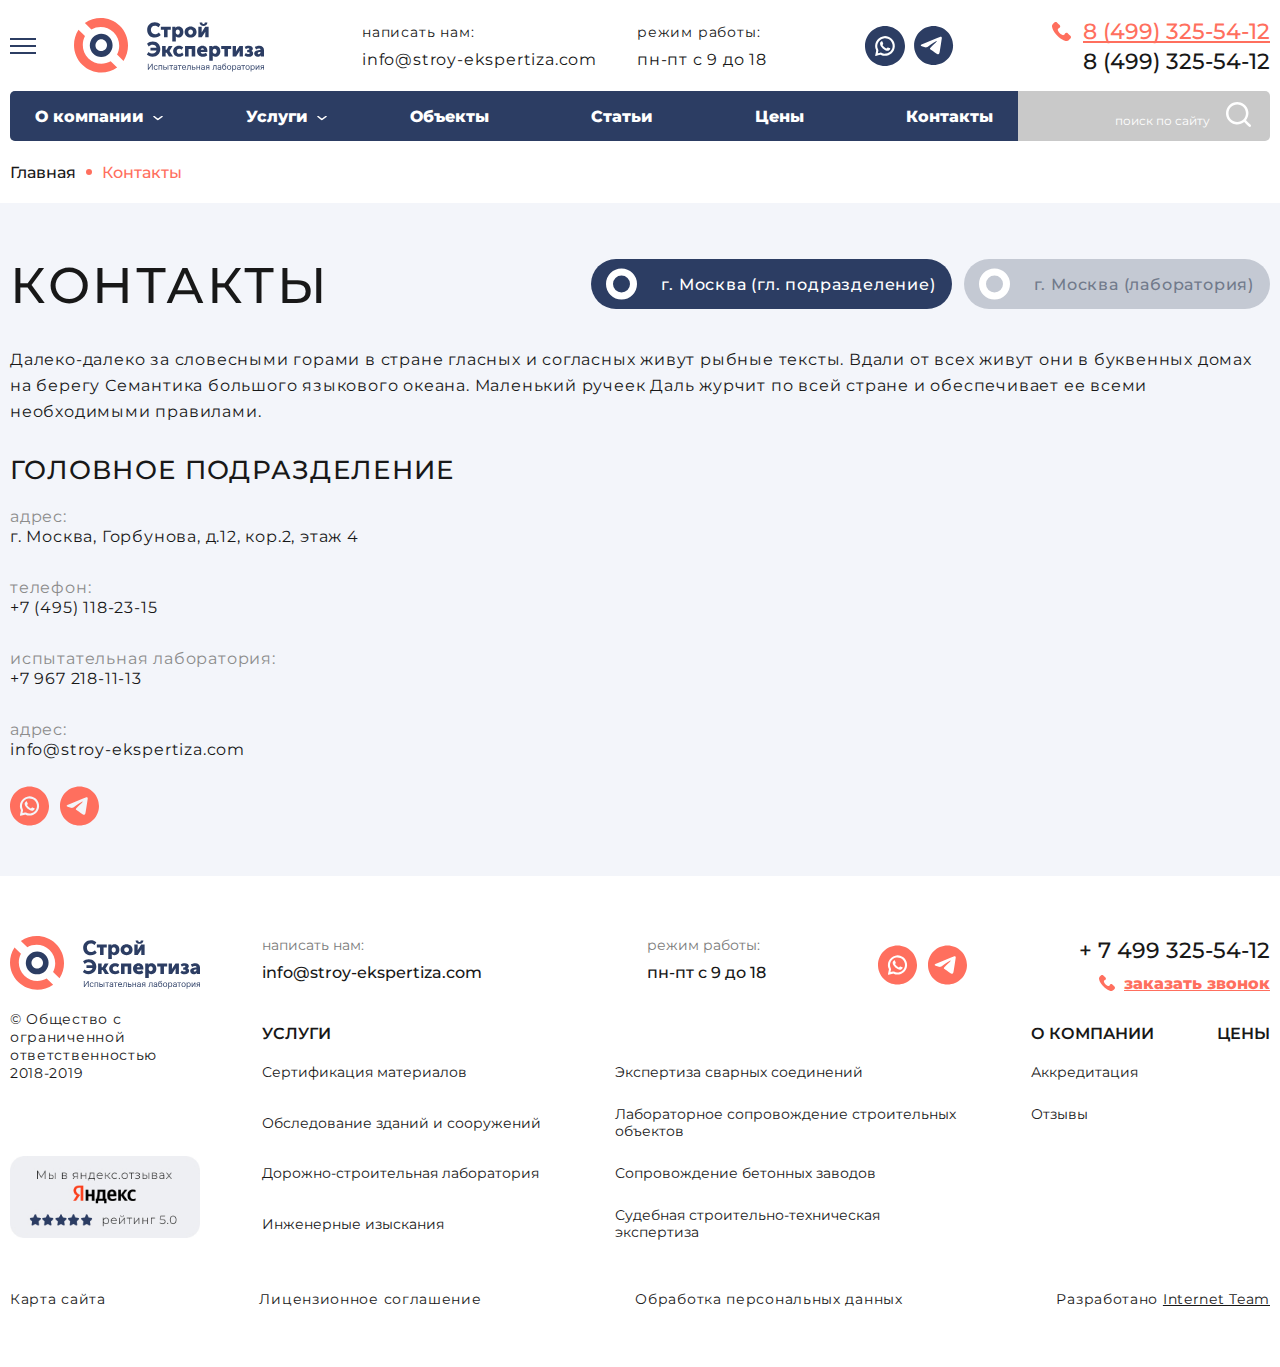
<file: pages/contacts.html>
<!DOCTYPE html>
<html lang="ru">

<head>
    <meta charset="UTF-8" />
    <meta name="viewport" content="width=device-width, user-scalable=no, viewport-fit=cover" />
    <title>Контакты</title>

    <link rel="apple-touch-icon" sizes="180x180" href="../img/favicon/apple-touch-icon.png">
    <link rel="icon" type="image/png" sizes="32x32" href="../img/favicon/favicon-32x32.png">
    <link rel="icon" type="image/png" sizes="16x16" href="../img/favicon/favicon-16x16.png">
    <link rel="manifest" href="../img/favicon/site.webmanifest">
    <meta name="msapplication-TileColor" content="#da532c">
    <meta name="theme-color" content="#ffffff">

    <link rel="stylesheet" type="text/css" href="../fonts/stylesheet.css" />

    <link rel="stylesheet" type="text/css" href="../libs/swiper/swiper-bundle.min.css" />
    <link rel="stylesheet" type="text/css" href="../libs/selectric/selectric.css" />
    <link rel="stylesheet" type="text/css" href="../libs/micromodal/micromodal.css" />
    <link rel="stylesheet" type="text/css" href="../libs/fancybox/fancybox.css" />
    <link rel="stylesheet" type="text/css" href="../libs/jquery-ui/jquery-ui.min.css" />
    <link rel="stylesheet" type="text/css" href="../libs/range/ion.rangeSlider.min.css" />

    <link rel="stylesheet" type="text/css" href="../css/style.css" />
</head>

<body>

    <div class="site-wrapper">
        <header class="header">
            <div class="container">
                <div class="header__top">
                    <button class="burger">
                        <span class="burger__line"></span>
                        <span class="burger__line"></span>
                        <span class="burger__line"></span>
                    </button>

                    <div class="logo">
                        <a href="/"></a>
                        <picture class="picture">
                            <img src="../img/svg/logo.svg" alt="" />
                        </picture>
                    </div>

                    <ul class="header-top__info">
                        <li>
                            <span class="header-top__title">написать нам:</span>
                            <a href="mailto:info@stroy-ekspertiza.com">info@stroy-ekspertiza.com</a>
                        </li>
                        <li>
                            <span class="header-top__title">режим работы:</span>
                            <span class="header-top__txt">пн-пт с 9 до 18</span>
                        </li>
                    </ul>

                    <ul class="social">
                        <li>
                            <a href="#" class="icon-custom icon-custom--whatsapp"></a>
                        </li>
                        <li>
                            <a href="#" class="icon-custom icon-custom--telegram"></a>
                        </li>
                    </ul>

                    <div class="phone-block">
                        <svg class="phone-block__icon" width="19" height="19" viewBox="0 0 19 19" fill="none"
                            xmlns="http://www.w3.org/2000/svg">
                            <path
                                d="M14.2847 18.9991C13.8161 18.8963 13.34 18.8185 12.8797 18.6852C11.9563 18.4186 11.0936 18.0034 10.2638 17.5238C7.85056 16.1286 5.79238 14.3103 3.96875 12.2171C2.83675 10.9172 1.84659 9.51833 1.07338 7.97361C0.576916 6.98161 0.184284 5.95165 0.0442906 4.84484C-0.0572281 4.04124 -0.0108725 3.25245 0.46798 2.5493C0.48884 2.51875 0.506455 2.48449 0.532414 2.45903C1.23285 1.76143 1.91335 1.04115 2.64252 0.374109C3.1872 -0.123976 4.15556 -0.111478 4.78971 0.33291C4.93063 0.431509 5.06552 0.542606 5.18744 0.663887C6.0084 1.47814 6.82796 2.2947 7.64289 3.11497C8.28028 3.75609 8.39756 4.63329 7.94977 5.36839C7.75044 5.69566 7.46952 5.92896 7.10656 6.0595C6.57718 6.24976 6.16739 6.5724 5.94442 7.10243C5.8035 7.43711 5.77847 7.7778 5.87211 8.13285C6.12892 9.10634 6.66479 9.92013 7.31794 10.6654C8.08281 11.538 8.95614 12.2777 10.0061 12.7887C10.446 13.0026 10.8998 13.1827 11.4093 13.1095C12.0462 13.0179 12.5227 12.705 12.8143 12.1212C12.9487 11.8528 13.0605 11.5574 13.2538 11.3371C13.8731 10.6321 14.949 10.5687 15.68 11.1616C15.7662 11.2315 15.8469 11.3088 15.9257 11.3875C16.7314 12.1911 17.5333 12.9984 18.3431 13.7983C18.6978 14.1488 18.9495 14.5427 18.9699 15.0565C18.9713 15.0857 18.9893 15.1139 19 15.1426C19 15.1796 19 15.2167 19 15.2537C18.9879 15.294 18.968 15.3333 18.9652 15.3745C18.9309 15.8444 18.7358 16.2439 18.4113 16.5753C17.8573 17.141 17.2918 17.6951 16.7327 18.2556C16.4801 18.5089 16.1932 18.7107 15.8511 18.819C15.6179 18.8926 15.3759 18.9403 15.1381 19C14.8544 18.9991 14.5698 18.9991 14.2847 18.9991Z"
                                fill="#FF6F5E" />
                        </svg>
                        <a href="tel:84993255412" class="phone-block__link">8 (499) 325-54-12</a>
                        <a href="tel:84993255412" class="phone-block__link">8 (499) 325-54-12</a>
                    </div>
                </div>
                <div class="header__bottom">
                    <nav class="menu">
                        <ul>
                            <li>
                                <a href="#" class="menu-link">О компании</a>
                                <ul class="menu-sub">
                                    <li><a href="#">Ссылка</a></li>
                                    <li><a href="#">Статьи</a></li>
                                    <li><a href="#">Объекты</a></li>
                                    <li><a href="#">Контакты</a></li>
                                </ul>
                            </li>
                            <li>
                                <a href="#" class="menu-link">Услуги</a>
                                <ul class="menu-sub">
                                    <li><a href="#">Ссылка</a></li>
                                    <li><a href="#">Статьи</a></li>
                                    <li><a href="#">Объекты</a></li>
                                    <li><a href="#">Контакты</a></li>
                                </ul>
                            </li>
                            <li><a href="#" class="menu-link">Объекты</a></li>
                            <li><a href="#" class="menu-link">Статьи</a></li>
                            <li><a href="#" class="menu-link">Цены</a></li>
                            <li><a href="#" class="menu-link">Контакты</a></li>
                        </ul>
                    </nav>

                    <div class="search-block">
                        <input type="text">
                        <label for="">поиск по сайту</label>
                        <button class="icon-search">
                            <svg width="25" height="25" viewBox="0 0 25 25" fill="none"
                                xmlns="http://www.w3.org/2000/svg">
                                <path
                                    d="M19.9991 18.2118C20.0834 18.2999 20.1536 18.3779 20.2285 18.4528C21.6876 19.9115 23.1514 21.3662 24.605 22.8303C25.3205 23.551 25.0201 24.707 24.0565 24.9567C23.5618 25.0846 23.1436 24.9223 22.7855 24.5627C21.3427 23.115 19.8954 21.672 18.4495 20.2274C18.3754 20.1533 18.2974 20.0831 18.2115 20.0019C15.4619 22.1033 12.39 22.8841 9.00674 22.218C6.21495 21.6681 3.96077 20.1985 2.24028 17.931C-1.10862 13.5184 -0.656847 7.25479 3.28662 3.30318C7.24568 -0.662458 13.4956 -1.11877 17.9634 2.26731C20.4681 4.16589 21.956 6.69551 22.3516 9.8195C22.7457 12.9287 21.9116 15.7219 19.9991 18.2118ZM19.9344 11.2243C19.9445 6.4264 16.0681 2.52082 11.2836 2.50834C6.41704 2.49586 2.49933 6.38428 2.50245 11.222C2.50635 16.0449 6.39676 19.9317 11.2227 19.9341C16.0557 19.9356 19.9242 16.0683 19.9344 11.2243Z"
                                    fill="white" />
                            </svg>
                        </button>
                    </div>

                </div>
            </div>
            <div class="menu-invis">
                <div class="search-block">
                    <input type="text">
                    <label for="">поиск по сайту</label>
                    <button class="icon-search">
                        <svg width="25" height="25" viewBox="0 0 25 25" fill="none" xmlns="http://www.w3.org/2000/svg">
                            <path
                                d="M19.9991 18.2118C20.0834 18.2999 20.1536 18.3779 20.2285 18.4528C21.6876 19.9115 23.1514 21.3662 24.605 22.8303C25.3205 23.551 25.0201 24.707 24.0565 24.9567C23.5618 25.0846 23.1436 24.9223 22.7855 24.5627C21.3427 23.115 19.8954 21.672 18.4495 20.2274C18.3754 20.1533 18.2974 20.0831 18.2115 20.0019C15.4619 22.1033 12.39 22.8841 9.00674 22.218C6.21495 21.6681 3.96077 20.1985 2.24028 17.931C-1.10862 13.5184 -0.656847 7.25479 3.28662 3.30318C7.24568 -0.662458 13.4956 -1.11877 17.9634 2.26731C20.4681 4.16589 21.956 6.69551 22.3516 9.8195C22.7457 12.9287 21.9116 15.7219 19.9991 18.2118ZM19.9344 11.2243C19.9445 6.4264 16.0681 2.52082 11.2836 2.50834C6.41704 2.49586 2.49933 6.38428 2.50245 11.222C2.50635 16.0449 6.39676 19.9317 11.2227 19.9341C16.0557 19.9356 19.9242 16.0683 19.9344 11.2243Z"
                                fill="white"></path>
                        </svg>
                    </button>
                </div>

                <nav class="menu">
                    <ul>
                        <li>
                            <a href="#" class="menu-link">О компании</a>
                            <ul class="menu-sub">
                                <li><a href="#">Ссылка</a></li>
                                <li><a href="#">Статьи</a></li>
                                <li><a href="#">Объекты</a></li>
                                <li><a href="#">Контакты</a></li>
                            </ul>
                        </li>
                        <li>
                            <a href="#" class="menu-link">Услуги</a>
                            <ul class="menu-sub">
                                <li><a href="#">Ссылка</a></li>
                                <li><a href="#">Статьи</a></li>
                                <li><a href="#">Объекты</a></li>
                                <li><a href="#">Контакты</a></li>
                            </ul>
                        </li>
                        <li><a href="#" class="menu-link not-arrow">Объекты</a></li>
                        <li><a href="#" class="menu-link not-arrow">Статьи</a></li>
                        <li><a href="#" class="menu-link not-arrow">Цены</a></li>
                        <li><a href="#" class="menu-link not-arrow">Контакты</a></li>
                    </ul>
                </nav>

                <ul class="header-top__info">
                    <li>
                        <span class="header-top__title">написать нам:</span>
                        <a href="mailto:info@stroy-ekspertiza.com">info@stroy-ekspertiza.com</a>
                    </li>
                    <li>
                        <span class="header-top__title">режим работы:</span>
                        <span class="header-top__txt">пн-пт с 9 до 18</span>
                    </li>
                </ul>

                <ul class="social">
                    <li>
                        <a href="#" class="icon-custom icon-custom--whatsapp"></a>
                    </li>
                    <li>
                        <a href="#" class="icon-custom icon-custom--telegram"></a>
                    </li>
                </ul>

                <div class="phone-block">
                    <svg class="phone-block__icon" width="19" height="19" viewBox="0 0 19 19" fill="none"
                        xmlns="http://www.w3.org/2000/svg">
                        <path
                            d="M14.2847 18.9991C13.8161 18.8963 13.34 18.8185 12.8797 18.6852C11.9563 18.4186 11.0936 18.0034 10.2638 17.5238C7.85056 16.1286 5.79238 14.3103 3.96875 12.2171C2.83675 10.9172 1.84659 9.51833 1.07338 7.97361C0.576916 6.98161 0.184284 5.95165 0.0442906 4.84484C-0.0572281 4.04124 -0.0108725 3.25245 0.46798 2.5493C0.48884 2.51875 0.506455 2.48449 0.532414 2.45903C1.23285 1.76143 1.91335 1.04115 2.64252 0.374109C3.1872 -0.123976 4.15556 -0.111478 4.78971 0.33291C4.93063 0.431509 5.06552 0.542606 5.18744 0.663887C6.0084 1.47814 6.82796 2.2947 7.64289 3.11497C8.28028 3.75609 8.39756 4.63329 7.94977 5.36839C7.75044 5.69566 7.46952 5.92896 7.10656 6.0595C6.57718 6.24976 6.16739 6.5724 5.94442 7.10243C5.8035 7.43711 5.77847 7.7778 5.87211 8.13285C6.12892 9.10634 6.66479 9.92013 7.31794 10.6654C8.08281 11.538 8.95614 12.2777 10.0061 12.7887C10.446 13.0026 10.8998 13.1827 11.4093 13.1095C12.0462 13.0179 12.5227 12.705 12.8143 12.1212C12.9487 11.8528 13.0605 11.5574 13.2538 11.3371C13.8731 10.6321 14.949 10.5687 15.68 11.1616C15.7662 11.2315 15.8469 11.3088 15.9257 11.3875C16.7314 12.1911 17.5333 12.9984 18.3431 13.7983C18.6978 14.1488 18.9495 14.5427 18.9699 15.0565C18.9713 15.0857 18.9893 15.1139 19 15.1426C19 15.1796 19 15.2167 19 15.2537C18.9879 15.294 18.968 15.3333 18.9652 15.3745C18.9309 15.8444 18.7358 16.2439 18.4113 16.5753C17.8573 17.141 17.2918 17.6951 16.7327 18.2556C16.4801 18.5089 16.1932 18.7107 15.8511 18.819C15.6179 18.8926 15.3759 18.9403 15.1381 19C14.8544 18.9991 14.5698 18.9991 14.2847 18.9991Z"
                            fill="#FF6F5E"></path>
                    </svg>
                    <a href="tel:84993255412" class="phone-block__link">8 (499) 325-54-12</a>
                    <a href="tel:84993255412" class="phone-block__link">8 (499) 325-54-12</a>
                </div>
            </div>
        </header>

        <main class="main">
            <section class="breadcrumbs">
                <div class="container">
                    <ul class="breadcrumbs__list">
                        <li class="breadcrumbs__item">
                            <a href="#" class="breadcrumbs__link">Главная</a>
                        </li>
                        <li class="breadcrumbs__item">
                            <span class="breadcrumbs__link">Контакты</span>
                        </li>
                    </ul>
                </div>
            </section>

            <section class="contacts">
                <div class="container">
                    <div class="contacts__content tabs">
                        <h2 class="caption caption--h2">контакты</h2>
                        <ul class="contacts-controls">
                            <li class="contacts-check">
                                <a href="#tab1" class="contacts-check__link">г. Москва (гл. подразделение)</a>
                            </li>
                            <li class="contacts-check">
                                <a href="#tab2" class="contacts-check__link">г. Москва (лаборатория)</a>
                            </li>
                        </ul>
                        <div class="tabs-body" id="tab1">
                            <p>Далеко-далеко за словесными горами в стране гласных и согласных живут рыбные тексты.
                                Вдали от
                                всех живут они в буквенных домах на берегу Семантика большого языкового океана.
                                Маленький
                                ручеек Даль журчит по всей стране и обеспечивает ее всеми необходимыми правилами. </p>
                            <div class="contacts__row">
                                <div class="contacts__col">
                                    <span class="caption caption--h3">гОЛОВНОе ПОДРАЗДЕЛЕНИе</span>
                                    <ul class="contacts__info">
                                        <li>
                                            <span class="title">адрес:</span>
                                            <p>г. Москва, Горбунова, д.12, кор.2, этаж 4</p>
                                        </li>
                                        <li>
                                            <span class="title">телефон:</span>
                                            <a href="tel:+74951182315">+7 (495) 118-23-15</a>
                                        </li>
                                        <li>
                                            <span class="title">испытательная лаборатория:</span>
                                            <a href="tel:+79672181113">+7 967 218-11-13</a>
                                        </li>
                                        <li>
                                            <span class="title">адрес:</span>
                                            <a href="mailto:info@stroy-ekspertiza.com">info@stroy-ekspertiza.com</a>
                                        </li>
                                    </ul>
                                    <ul class="social">
                                        <li>
                                            <a href="#" class="icon-custom icon-custom--whatsapp"></a>
                                        </li>
                                        <li>
                                            <a href="#" class="icon-custom icon-custom--telegram"></a>
                                        </li>
                                    </ul>
                                </div>
                                <div class="contacts__col contacts__map">
                                    <iframe
                                        src="https://yandex.ru/map-widget/v1/?um=constructor%3A6a4aaca0d0b3cd8765bbe490754ac399c8ffaede93cef18d590c6df20e01573a&amp;source=constructor"
                                        width="100%" height="100%" frameborder="0"></iframe>
                                </div>
                            </div>
                        </div>
                        <div class="tabs-body" id="tab2">
                            <p>Далеко-далеко за словесными горами в стране гласных и согласных живут рыбные тексты.
                                Вдали от
                                всех живут они в буквенных домах на берегу Семантика большого языкового океана.
                                Маленький
                                ручеек Даль журчит по всей стране и обеспечивает ее всеми необходимыми правилами. </p>
                            <div class="contacts__row">
                                <div class="contacts__col">
                                    <span class="caption caption--h3">гОЛОВНОе ПОДРАЗДЕЛЕНИе 222</span>
                                    <ul class="contacts__info">
                                        <li>
                                            <span class="title">адрес:</span>
                                            <p>г. Москва, Горбунова, д.12, кор.2, этаж 4</p>
                                        </li>
                                        <li>
                                            <span class="title">телефон:</span>
                                            <a href="tel:+74951182315">+7 (495) 118-23-15</a>
                                        </li>
                                        <li>
                                            <span class="title">испытательная лаборатория:</span>
                                            <a href="tel:+79672181113">+7 967 218-11-13</a>
                                        </li>
                                        <li>
                                            <span class="title">адрес:</span>
                                            <a href="mailto:info@stroy-ekspertiza.com">info@stroy-ekspertiza.com</a>
                                        </li>
                                    </ul>
                                    <ul class="social">
                                        <li>
                                            <a href="#" class="icon-custom icon-custom--whatsapp"></a>
                                        </li>
                                        <li>
                                            <a href="#" class="icon-custom icon-custom--telegram"></a>
                                        </li>
                                    </ul>
                                </div>
                                <div class="contacts__col contacts__map">
                                    <iframe
                                        src="https://yandex.ru/map-widget/v1/?um=constructor%3A6a4aaca0d0b3cd8765bbe490754ac399c8ffaede93cef18d590c6df20e01573a&amp;source=constructor"
                                        width="100%" height="100%" frameborder="0"></iframe>
                                </div>
                            </div>
                        </div>
                    </div>
                </div>
            </section>
        </main>

        <footer class="footer">
            <div class="container">
                <div class="footer__row">
                    <div class="footer__col footer__left">
                        <div class="logo">
                            <a href="/"></a>
                            <picture class="picture">
                                <img src="../img/svg/logo_footer.svg" alt="" />
                            </picture>
                        </div>
                        <div class="copy-right">
                            <p>
                                &copy; Общество с ограниченной
                                ответственностью 2018-2019
                            </p>
                        </div>

                        <div class="footer__yandex">
                            <picture class="picture">
                                <img src="./../img/pic-yandex.jpg" alt="" />
                            </picture>
                        </div>
                    </div>
                    <div class="footer__col footer__right">
                        <ul class="footer__info">
                            <li>
                                <span class="footer__info__title">написать нам:</span>
                                <a href="mailto:info@stroy-ekspertiza.com">info@stroy-ekspertiza.com</a>
                            </li>
                            <li>
                                <span class="footer__info__title">режим работы:</span>
                                <span class="footer__info__txt">пн-пт с 9 до 18</span>
                            </li>
                        </ul>
                        <ul class="social">
                            <li>
                                <a href="#" class="icon-custom icon-custom--whatsapp"></a>
                            </li>
                            <li>
                                <a href="#" class="icon-custom icon-custom--telegram"></a>
                            </li>
                        </ul>
                        <div class="footer-phone">
                            <a href="tel:+74993255412" class="footer-phone__phone">+ 7 499 325-54-12</a>
                            <a href="#" class="footer-phone__call">
                                <svg width="16" height="16" viewBox="0 0 16 16" fill="none"
                                    xmlns="http://www.w3.org/2000/svg">
                                    <path
                                        d="M12.0292 15.9992C11.6346 15.9127 11.2337 15.8472 10.846 15.7349C10.0684 15.5104 9.34198 15.1607 8.64323 14.7569C6.611 13.582 4.87779 12.0508 3.34211 10.2881C2.38884 9.19345 1.55503 8.01543 0.903902 6.71462C0.485824 5.87925 0.155187 5.01191 0.0372973 4.07987C-0.0481921 3.40315 -0.00915578 2.7389 0.394089 2.14678C0.411655 2.12105 0.426489 2.0922 0.448349 2.07076C1.03819 1.48331 1.61124 0.876762 2.22528 0.315039C2.68395 -0.104401 3.49942 -0.0938762 4.03344 0.280346C4.15211 0.363376 4.2657 0.456932 4.36837 0.559063C5.0597 1.24475 5.74986 1.93238 6.43612 2.62313C6.97287 3.16302 7.07163 3.90172 6.69454 4.52075C6.52668 4.79635 6.29012 4.99281 5.98447 5.10274C5.53868 5.26295 5.19359 5.53465 5.00583 5.98099C4.88716 6.26283 4.86608 6.54973 4.94493 6.84872C5.1612 7.6685 5.61245 8.35379 6.16247 8.98139C6.80657 9.71619 7.54202 10.3391 8.42619 10.7695C8.79664 10.9496 9.17881 11.1012 9.60781 11.0396C10.1442 10.9624 10.5455 10.6989 10.791 10.2074C10.9042 9.98127 10.9983 9.73256 11.1611 9.54701C11.6826 8.95333 12.5886 8.89992 13.2042 9.39927C13.2768 9.45813 13.3448 9.52323 13.4111 9.5895C14.0896 10.2662 14.7649 10.9461 15.4469 11.6197C15.7455 11.9147 15.9575 12.2465 15.9746 12.6792C15.9758 12.7037 15.991 12.7275 16 12.7517C16 12.7829 16 12.814 16 12.8452C15.9899 12.8791 15.9731 12.9123 15.9707 12.947C15.9418 13.3426 15.7775 13.679 15.5042 13.9582C15.0378 14.4345 14.5615 14.9011 14.0907 15.3732C13.878 15.5864 13.6364 15.7564 13.3483 15.8476C13.1519 15.9096 12.9481 15.9497 12.7479 16C12.509 15.9992 12.2693 15.9992 12.0292 15.9992Z"
                                        fill="#FF6F5E" />
                                </svg>
                                заказать звонок
                            </a>
                        </div>
                        <div class="footer-menu">
                            <div class="footer-menu__col">
                                <a href="#" class="footer-menu__link">Услуги</a>
                                <ul class="footer-menu__sub">
                                    <li><a href="#">Сертификация материалов</a></li>
                                    <li><a href="#">Экспертиза сварных соединений</a></li>
                                    <li><a href="#">Обследование зданий и сооружений</a></li>
                                    <li><a href="#">Лабораторное сопровождение
                                            строительных объектов</a></li>
                                    <li><a href="#">Дорожно-строительная лаборатория</a></li>
                                    <li><a href="#">Сопровождение бетонных
                                            заводов</a></li>

                                    <li><a href="#">Инженерные изыскания</a></li>
                                    <li><a href="#">Судебная строительно-техническая
                                            экспертиза</a></li>
                                </ul>
                            </div>

                            <div class="footer-menu__col">
                                <a href="#" class="footer-menu__link">О компании</a>
                                <ul class="footer-menu__sub">
                                    <li><a href="#">Аккредитация</a></li>
                                    <li><a href="#">Отзывы</a></li>
                                </ul>
                            </div>

                            <div class="footer-menu__col">
                                <a href="#" class="footer-menu__link">Цены</a>
                            </div>
                        </div>
                    </div>
                    <div class="footer_col footer__bottom">
                        <ul>
                            <li><a href="#">Карта сайта</a></li>
                            <li><a href="#">Лицензионное соглашение</a></li>
                            <li><a href="#">Обработка персональных данных</a></li>
                            <li>Разработано <a href="#" class="developer">Internet Team</a></li>
                        </ul>
                    </div>
                </div>
            </div>
        </footer>
    </div>

    <script src="../libs/jquery/jquery-3.7.0.min.js"></script>
    <script src="../libs/swiper/swiper-bundle.min.js"></script>
    <script src="../libs/selectric/jquery.selectric.min.js"></script>
    <script src="../libs/micromodal/micromodal.min.js"></script>
    <script src="../libs/tabslet/jquery.tabslet.min.js"></script>
    <script src="../libs/fancybox/fancybox.umd.js"></script>
    <script src="../libs/inputmask/jquery.inputmask.min.js"></script>
    <script src="../libs/jquery-ui/jquery-ui.min.js"></script>
    <script src="../libs/range/ion.rangeSlider.min.js"></script>
    <script src="../js/main.js"></script>
</body>

</html>
</file>
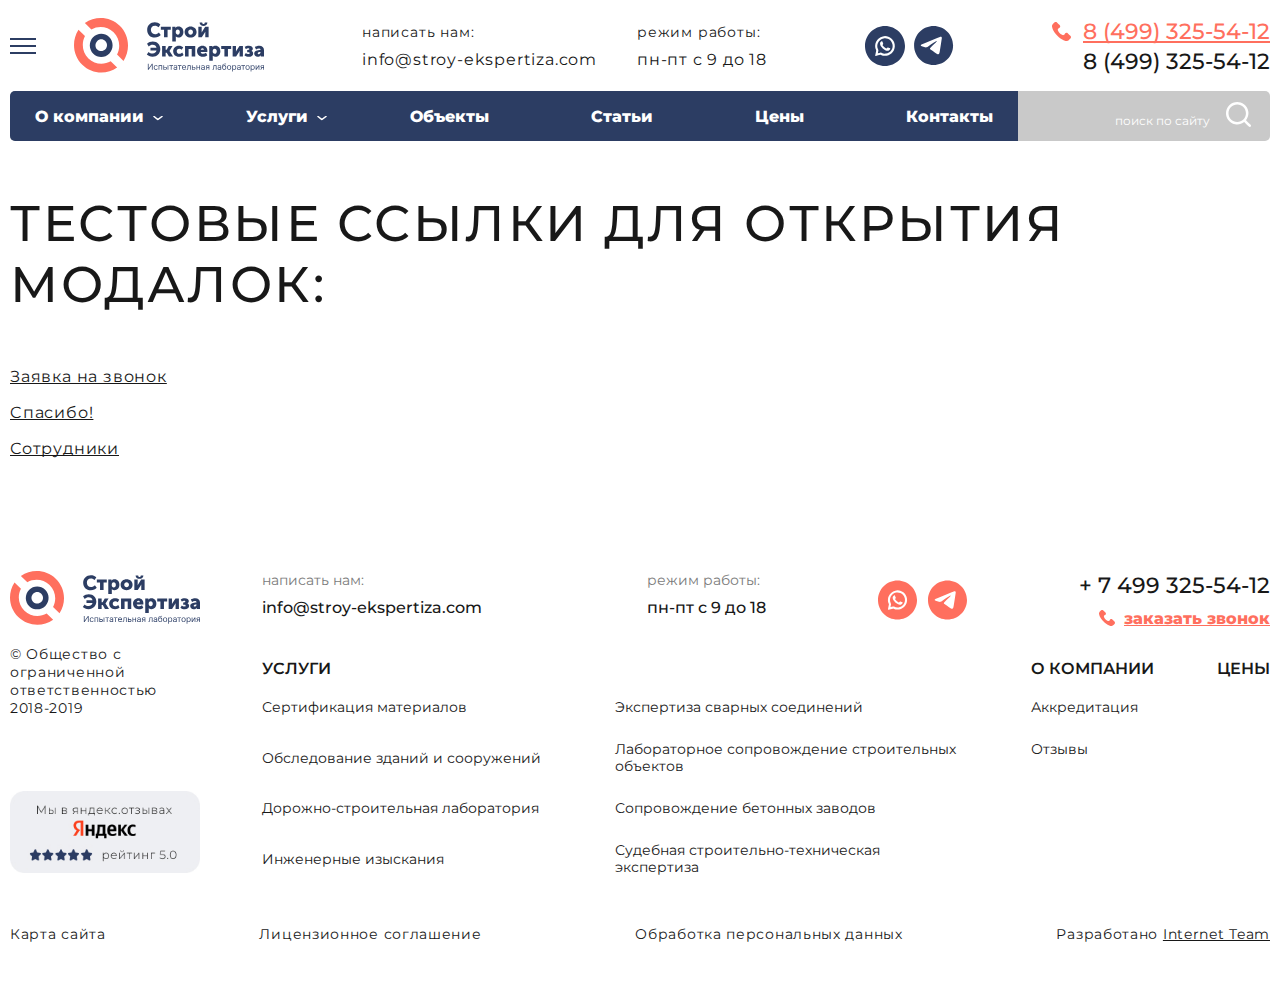
<file: pages/modals.html>
<!DOCTYPE html>
<html lang="ru">

<head>
    <meta charset="UTF-8" />
    <meta name="viewport" content="width=device-width, user-scalable=no, viewport-fit=cover" />
    <title>Все модальные окна</title>

    <link rel="apple-touch-icon" sizes="180x180" href="../img/favicon/apple-touch-icon.png">
    <link rel="icon" type="image/png" sizes="32x32" href="../img/favicon/favicon-32x32.png">
    <link rel="icon" type="image/png" sizes="16x16" href="../img/favicon/favicon-16x16.png">
    <link rel="manifest" href="../img/favicon/site.webmanifest">
    <meta name="msapplication-TileColor" content="#da532c">
    <meta name="theme-color" content="#ffffff">

    <link rel="stylesheet" type="text/css" href="../fonts/stylesheet.css" />

    <link rel="stylesheet" type="text/css" href="../libs/swiper/swiper-bundle.min.css" />
    <link rel="stylesheet" type="text/css" href="../libs/selectric/selectric.css" />
    <link rel="stylesheet" type="text/css" href="../libs/micromodal/micromodal.css" />
    <link rel="stylesheet" type="text/css" href="../libs/fancybox/fancybox.css" />
    <link rel="stylesheet" type="text/css" href="../libs/jquery-ui/jquery-ui.min.css" />
    <link rel="stylesheet" type="text/css" href="../libs/range/ion.rangeSlider.min.css" />

    <link rel="stylesheet" type="text/css" href="../css/style.css" />

    <style>
        .test-modals {
            padding: 50px 0;
        }

        .test-modals a {
            display: table;
            text-decoration: underline;
        }

        .test-modals h1 {
            margin-bottom: 50px;
        }

        .test-modals a+a {
            margin-top: 10px;
        }

        .test-modals a:hover {
            text-decoration-color: transparent;
        }
    </style>

</head>

<body>

    <div class="site-wrapper">
        <header class="header">
            <div class="container">
                <div class="header__top">
                    <button class="burger">
                        <span class="burger__line"></span>
                        <span class="burger__line"></span>
                        <span class="burger__line"></span>
                    </button>

                    <div class="logo">
                        <a href="/"></a>
                        <picture class="picture">
                            <img src="../img/svg/logo.svg" alt="" />
                        </picture>
                    </div>

                    <ul class="header-top__info">
                        <li>
                            <span class="header-top__title">написать нам:</span>
                            <a href="mailto:info@stroy-ekspertiza.com">info@stroy-ekspertiza.com</a>
                        </li>
                        <li>
                            <span class="header-top__title">режим работы:</span>
                            <span class="header-top__txt">пн-пт с 9 до 18</span>
                        </li>
                    </ul>

                    <ul class="social">
                        <li>
                            <a href="#" class="icon-custom icon-custom--whatsapp"></a>
                        </li>
                        <li>
                            <a href="#" class="icon-custom icon-custom--telegram"></a>
                        </li>
                    </ul>

                    <div class="phone-block">
                        <svg class="phone-block__icon" width="19" height="19" viewBox="0 0 19 19" fill="none"
                            xmlns="http://www.w3.org/2000/svg">
                            <path
                                d="M14.2847 18.9991C13.8161 18.8963 13.34 18.8185 12.8797 18.6852C11.9563 18.4186 11.0936 18.0034 10.2638 17.5238C7.85056 16.1286 5.79238 14.3103 3.96875 12.2171C2.83675 10.9172 1.84659 9.51833 1.07338 7.97361C0.576916 6.98161 0.184284 5.95165 0.0442906 4.84484C-0.0572281 4.04124 -0.0108725 3.25245 0.46798 2.5493C0.48884 2.51875 0.506455 2.48449 0.532414 2.45903C1.23285 1.76143 1.91335 1.04115 2.64252 0.374109C3.1872 -0.123976 4.15556 -0.111478 4.78971 0.33291C4.93063 0.431509 5.06552 0.542606 5.18744 0.663887C6.0084 1.47814 6.82796 2.2947 7.64289 3.11497C8.28028 3.75609 8.39756 4.63329 7.94977 5.36839C7.75044 5.69566 7.46952 5.92896 7.10656 6.0595C6.57718 6.24976 6.16739 6.5724 5.94442 7.10243C5.8035 7.43711 5.77847 7.7778 5.87211 8.13285C6.12892 9.10634 6.66479 9.92013 7.31794 10.6654C8.08281 11.538 8.95614 12.2777 10.0061 12.7887C10.446 13.0026 10.8998 13.1827 11.4093 13.1095C12.0462 13.0179 12.5227 12.705 12.8143 12.1212C12.9487 11.8528 13.0605 11.5574 13.2538 11.3371C13.8731 10.6321 14.949 10.5687 15.68 11.1616C15.7662 11.2315 15.8469 11.3088 15.9257 11.3875C16.7314 12.1911 17.5333 12.9984 18.3431 13.7983C18.6978 14.1488 18.9495 14.5427 18.9699 15.0565C18.9713 15.0857 18.9893 15.1139 19 15.1426C19 15.1796 19 15.2167 19 15.2537C18.9879 15.294 18.968 15.3333 18.9652 15.3745C18.9309 15.8444 18.7358 16.2439 18.4113 16.5753C17.8573 17.141 17.2918 17.6951 16.7327 18.2556C16.4801 18.5089 16.1932 18.7107 15.8511 18.819C15.6179 18.8926 15.3759 18.9403 15.1381 19C14.8544 18.9991 14.5698 18.9991 14.2847 18.9991Z"
                                fill="#FF6F5E" />
                        </svg>
                        <a href="tel:84993255412" class="phone-block__link">8 (499) 325-54-12</a>
                        <a href="tel:84993255412" class="phone-block__link">8 (499) 325-54-12</a>
                    </div>
                </div>
                <div class="header__bottom">
                    <nav class="menu">
                        <ul>
                            <li>
                                <a href="#" class="menu-link">О компании</a>
                                <ul class="menu-sub">
                                    <li><a href="#">Ссылка</a></li>
                                    <li><a href="#">Статьи</a></li>
                                    <li><a href="#">Объекты</a></li>
                                    <li><a href="#">Контакты</a></li>
                                </ul>
                            </li>
                            <li>
                                <a href="#" class="menu-link">Услуги</a>
                                <ul class="menu-sub">
                                    <li><a href="#">Ссылка</a></li>
                                    <li><a href="#">Статьи</a></li>
                                    <li><a href="#">Объекты</a></li>
                                    <li><a href="#">Контакты</a></li>
                                </ul>
                            </li>
                            <li><a href="#" class="menu-link">Объекты</a></li>
                            <li><a href="#" class="menu-link">Статьи</a></li>
                            <li><a href="#" class="menu-link">Цены</a></li>
                            <li><a href="#" class="menu-link">Контакты</a></li>
                        </ul>
                    </nav>

                    <div class="search-block">
                        <input type="text">
                        <label for="">поиск по сайту</label>
                        <button class="icon-search">
                            <svg width="25" height="25" viewBox="0 0 25 25" fill="none"
                                xmlns="http://www.w3.org/2000/svg">
                                <path
                                    d="M19.9991 18.2118C20.0834 18.2999 20.1536 18.3779 20.2285 18.4528C21.6876 19.9115 23.1514 21.3662 24.605 22.8303C25.3205 23.551 25.0201 24.707 24.0565 24.9567C23.5618 25.0846 23.1436 24.9223 22.7855 24.5627C21.3427 23.115 19.8954 21.672 18.4495 20.2274C18.3754 20.1533 18.2974 20.0831 18.2115 20.0019C15.4619 22.1033 12.39 22.8841 9.00674 22.218C6.21495 21.6681 3.96077 20.1985 2.24028 17.931C-1.10862 13.5184 -0.656847 7.25479 3.28662 3.30318C7.24568 -0.662458 13.4956 -1.11877 17.9634 2.26731C20.4681 4.16589 21.956 6.69551 22.3516 9.8195C22.7457 12.9287 21.9116 15.7219 19.9991 18.2118ZM19.9344 11.2243C19.9445 6.4264 16.0681 2.52082 11.2836 2.50834C6.41704 2.49586 2.49933 6.38428 2.50245 11.222C2.50635 16.0449 6.39676 19.9317 11.2227 19.9341C16.0557 19.9356 19.9242 16.0683 19.9344 11.2243Z"
                                    fill="white" />
                            </svg>
                        </button>
                    </div>

                </div>
            </div>
            <div class="menu-invis">
                <div class="search-block">
                    <input type="text">
                    <label for="">поиск по сайту</label>
                    <button class="icon-search">
                        <svg width="25" height="25" viewBox="0 0 25 25" fill="none" xmlns="http://www.w3.org/2000/svg">
                            <path
                                d="M19.9991 18.2118C20.0834 18.2999 20.1536 18.3779 20.2285 18.4528C21.6876 19.9115 23.1514 21.3662 24.605 22.8303C25.3205 23.551 25.0201 24.707 24.0565 24.9567C23.5618 25.0846 23.1436 24.9223 22.7855 24.5627C21.3427 23.115 19.8954 21.672 18.4495 20.2274C18.3754 20.1533 18.2974 20.0831 18.2115 20.0019C15.4619 22.1033 12.39 22.8841 9.00674 22.218C6.21495 21.6681 3.96077 20.1985 2.24028 17.931C-1.10862 13.5184 -0.656847 7.25479 3.28662 3.30318C7.24568 -0.662458 13.4956 -1.11877 17.9634 2.26731C20.4681 4.16589 21.956 6.69551 22.3516 9.8195C22.7457 12.9287 21.9116 15.7219 19.9991 18.2118ZM19.9344 11.2243C19.9445 6.4264 16.0681 2.52082 11.2836 2.50834C6.41704 2.49586 2.49933 6.38428 2.50245 11.222C2.50635 16.0449 6.39676 19.9317 11.2227 19.9341C16.0557 19.9356 19.9242 16.0683 19.9344 11.2243Z"
                                fill="white"></path>
                        </svg>
                    </button>
                </div>

                <nav class="menu">
                    <ul>
                        <li>
                            <a href="#" class="menu-link">О компании</a>
                            <ul class="menu-sub">
                                <li><a href="#">Ссылка</a></li>
                                <li><a href="#">Статьи</a></li>
                                <li><a href="#">Объекты</a></li>
                                <li><a href="#">Контакты</a></li>
                            </ul>
                        </li>
                        <li>
                            <a href="#" class="menu-link">Услуги</a>
                            <ul class="menu-sub">
                                <li><a href="#">Ссылка</a></li>
                                <li><a href="#">Статьи</a></li>
                                <li><a href="#">Объекты</a></li>
                                <li><a href="#">Контакты</a></li>
                            </ul>
                        </li>
                        <li><a href="#" class="menu-link not-arrow">Объекты</a></li>
                        <li><a href="#" class="menu-link not-arrow">Статьи</a></li>
                        <li><a href="#" class="menu-link not-arrow">Цены</a></li>
                        <li><a href="#" class="menu-link not-arrow">Контакты</a></li>
                    </ul>
                </nav>

                <ul class="header-top__info">
                    <li>
                        <span class="header-top__title">написать нам:</span>
                        <a href="mailto:info@stroy-ekspertiza.com">info@stroy-ekspertiza.com</a>
                    </li>
                    <li>
                        <span class="header-top__title">режим работы:</span>
                        <span class="header-top__txt">пн-пт с 9 до 18</span>
                    </li>
                </ul>

                <ul class="social">
                    <li>
                        <a href="#" class="icon-custom icon-custom--whatsapp"></a>
                    </li>
                    <li>
                        <a href="#" class="icon-custom icon-custom--telegram"></a>
                    </li>
                </ul>

                <div class="phone-block">
                    <svg class="phone-block__icon" width="19" height="19" viewBox="0 0 19 19" fill="none"
                        xmlns="http://www.w3.org/2000/svg">
                        <path
                            d="M14.2847 18.9991C13.8161 18.8963 13.34 18.8185 12.8797 18.6852C11.9563 18.4186 11.0936 18.0034 10.2638 17.5238C7.85056 16.1286 5.79238 14.3103 3.96875 12.2171C2.83675 10.9172 1.84659 9.51833 1.07338 7.97361C0.576916 6.98161 0.184284 5.95165 0.0442906 4.84484C-0.0572281 4.04124 -0.0108725 3.25245 0.46798 2.5493C0.48884 2.51875 0.506455 2.48449 0.532414 2.45903C1.23285 1.76143 1.91335 1.04115 2.64252 0.374109C3.1872 -0.123976 4.15556 -0.111478 4.78971 0.33291C4.93063 0.431509 5.06552 0.542606 5.18744 0.663887C6.0084 1.47814 6.82796 2.2947 7.64289 3.11497C8.28028 3.75609 8.39756 4.63329 7.94977 5.36839C7.75044 5.69566 7.46952 5.92896 7.10656 6.0595C6.57718 6.24976 6.16739 6.5724 5.94442 7.10243C5.8035 7.43711 5.77847 7.7778 5.87211 8.13285C6.12892 9.10634 6.66479 9.92013 7.31794 10.6654C8.08281 11.538 8.95614 12.2777 10.0061 12.7887C10.446 13.0026 10.8998 13.1827 11.4093 13.1095C12.0462 13.0179 12.5227 12.705 12.8143 12.1212C12.9487 11.8528 13.0605 11.5574 13.2538 11.3371C13.8731 10.6321 14.949 10.5687 15.68 11.1616C15.7662 11.2315 15.8469 11.3088 15.9257 11.3875C16.7314 12.1911 17.5333 12.9984 18.3431 13.7983C18.6978 14.1488 18.9495 14.5427 18.9699 15.0565C18.9713 15.0857 18.9893 15.1139 19 15.1426C19 15.1796 19 15.2167 19 15.2537C18.9879 15.294 18.968 15.3333 18.9652 15.3745C18.9309 15.8444 18.7358 16.2439 18.4113 16.5753C17.8573 17.141 17.2918 17.6951 16.7327 18.2556C16.4801 18.5089 16.1932 18.7107 15.8511 18.819C15.6179 18.8926 15.3759 18.9403 15.1381 19C14.8544 18.9991 14.5698 18.9991 14.2847 18.9991Z"
                            fill="#FF6F5E"></path>
                    </svg>
                    <a href="tel:84993255412" class="phone-block__link">8 (499) 325-54-12</a>
                    <a href="tel:84993255412" class="phone-block__link">8 (499) 325-54-12</a>
                </div>
            </div>
        </header>
        <main class="main">

            <section class="test-modals">
                <div class="container">
                    <h1 class="caption">Тестовые ссылки для открытия модалок:</h1>

                    <a href="#" data-modal="modal-call">Заявка на звонок</a>
                    <a href="#" data-modal="modal-success">Cпасибо!</a>
                    <a href="#" data-modal="modal-teams">Сотрудники</a>
                </div>
            </section>

        </main>
        <footer class="footer">
            <div class="container">
                <div class="footer__row">
                    <div class="footer__col footer__left">
                        <div class="logo">
                            <a href="/"></a>
                            <picture class="picture">
                                <img src="../img/svg/logo_footer.svg" alt="" />
                            </picture>
                        </div>
                        <div class="copy-right">
                            <p>
                                &copy; Общество с ограниченной
                                ответственностью 2018-2019
                            </p>
                        </div>

                        <div class="footer__yandex">
                            <picture class="picture">
                                <img src="./../img/pic-yandex.jpg" alt="" />
                            </picture>
                        </div>
                    </div>
                    <div class="footer__col footer__right">
                        <ul class="footer__info">
                            <li>
                                <span class="footer__info__title">написать нам:</span>
                                <a href="mailto:info@stroy-ekspertiza.com">info@stroy-ekspertiza.com</a>
                            </li>
                            <li>
                                <span class="footer__info__title">режим работы:</span>
                                <span class="footer__info__txt">пн-пт с 9 до 18</span>
                            </li>
                        </ul>
                        <ul class="social">
                            <li>
                                <a href="#" class="icon-custom icon-custom--whatsapp"></a>
                            </li>
                            <li>
                                <a href="#" class="icon-custom icon-custom--telegram"></a>
                            </li>
                        </ul>
                        <div class="footer-phone">
                            <a href="tel:+74993255412" class="footer-phone__phone">+ 7 499 325-54-12</a>
                            <a href="#" class="footer-phone__call">
                                <svg width="16" height="16" viewBox="0 0 16 16" fill="none"
                                    xmlns="http://www.w3.org/2000/svg">
                                    <path
                                        d="M12.0292 15.9992C11.6346 15.9127 11.2337 15.8472 10.846 15.7349C10.0684 15.5104 9.34198 15.1607 8.64323 14.7569C6.611 13.582 4.87779 12.0508 3.34211 10.2881C2.38884 9.19345 1.55503 8.01543 0.903902 6.71462C0.485824 5.87925 0.155187 5.01191 0.0372973 4.07987C-0.0481921 3.40315 -0.00915578 2.7389 0.394089 2.14678C0.411655 2.12105 0.426489 2.0922 0.448349 2.07076C1.03819 1.48331 1.61124 0.876762 2.22528 0.315039C2.68395 -0.104401 3.49942 -0.0938762 4.03344 0.280346C4.15211 0.363376 4.2657 0.456932 4.36837 0.559063C5.0597 1.24475 5.74986 1.93238 6.43612 2.62313C6.97287 3.16302 7.07163 3.90172 6.69454 4.52075C6.52668 4.79635 6.29012 4.99281 5.98447 5.10274C5.53868 5.26295 5.19359 5.53465 5.00583 5.98099C4.88716 6.26283 4.86608 6.54973 4.94493 6.84872C5.1612 7.6685 5.61245 8.35379 6.16247 8.98139C6.80657 9.71619 7.54202 10.3391 8.42619 10.7695C8.79664 10.9496 9.17881 11.1012 9.60781 11.0396C10.1442 10.9624 10.5455 10.6989 10.791 10.2074C10.9042 9.98127 10.9983 9.73256 11.1611 9.54701C11.6826 8.95333 12.5886 8.89992 13.2042 9.39927C13.2768 9.45813 13.3448 9.52323 13.4111 9.5895C14.0896 10.2662 14.7649 10.9461 15.4469 11.6197C15.7455 11.9147 15.9575 12.2465 15.9746 12.6792C15.9758 12.7037 15.991 12.7275 16 12.7517C16 12.7829 16 12.814 16 12.8452C15.9899 12.8791 15.9731 12.9123 15.9707 12.947C15.9418 13.3426 15.7775 13.679 15.5042 13.9582C15.0378 14.4345 14.5615 14.9011 14.0907 15.3732C13.878 15.5864 13.6364 15.7564 13.3483 15.8476C13.1519 15.9096 12.9481 15.9497 12.7479 16C12.509 15.9992 12.2693 15.9992 12.0292 15.9992Z"
                                        fill="#FF6F5E" />
                                </svg>
                                заказать звонок
                            </a>
                        </div>
                        <div class="footer-menu">
                            <div class="footer-menu__col">
                                <a href="#" class="footer-menu__link">Услуги</a>
                                <ul class="footer-menu__sub">
                                    <li><a href="#">Сертификация материалов</a></li>
                                    <li><a href="#">Экспертиза сварных соединений</a></li>
                                    <li><a href="#">Обследование зданий и сооружений</a></li>
                                    <li><a href="#">Лабораторное сопровождение
                                            строительных объектов</a></li>
                                    <li><a href="#">Дорожно-строительная лаборатория</a></li>
                                    <li><a href="#">Сопровождение бетонных
                                            заводов</a></li>

                                    <li><a href="#">Инженерные изыскания</a></li>
                                    <li><a href="#">Судебная строительно-техническая
                                            экспертиза</a></li>
                                </ul>
                            </div>

                            <div class="footer-menu__col">
                                <a href="#" class="footer-menu__link">О компании</a>
                                <ul class="footer-menu__sub">
                                    <li><a href="#">Аккредитация</a></li>
                                    <li><a href="#">Отзывы</a></li>
                                </ul>
                            </div>

                            <div class="footer-menu__col">
                                <a href="#" class="footer-menu__link">Цены</a>
                            </div>
                        </div>
                    </div>
                    <div class="footer_col footer__bottom">
                        <ul>
                            <li><a href="#">Карта сайта</a></li>
                            <li><a href="#">Лицензионное соглашение</a></li>
                            <li><a href="#">Обработка персональных данных</a></li>
                            <li>Разработано <a href="#" class="developer">Internet Team</a></li>
                        </ul>
                    </div>
                </div>
            </div>
        </footer>
    </div>

    <div class="micromodal-slide modal" id="modal-call" aria-hidden="true">
        <div class="modal__overlay" tabindex="-1" data-micromodal-close>
            <div class="modal__container" role="dialog" aria-modal="true">
                <div class="modal__inner">
                    <button class="modal__close" aria-label="Close modal" data-micromodal-close>

                        <svg width="10" height="9" viewBox="0 0 10 9" fill="none" xmlns="http://www.w3.org/2000/svg">
                            <path
                                d="M6.608 9L4.72 6.36L2.768 9H0.048L3.36 4.664L0.16 0.391999H2.96L4.784 2.904L6.656 0.391999H9.312L6.112 4.6L9.44 9H6.608Z"
                                fill="#FF6F5E" />
                        </svg>


                    </button>
                    <div class="modal__content" autocomplete="off">
                        <div class="popup-section">
                            <h2 class="caption caption--h2">заявка на звонок</h2>
                            <p>Если вы хотите получить консультацию или заказать наши услуги - заполните заявку, наш
                                специалист свяжется с вами</p>
                            <div class="input-item">
                                <input type="text" placeholder="Ваше имя">
                            </div>
                            <div class="input-item">
                                <input type="text" placeholder="Ваш телефон" class="phone-input">
                            </div>
                            <div class="input-item">
                                <input type="text" placeholder="Ваш город">
                            </div>

                            <div class="check-block">
                                <input type="checkbox" id="personal">
                                <label for="personal">Даю согласие на обработку моих
                                    персональных данных</label>
                            </div>

                            <button class="btn btn--site">ОТПРАВИТЬ</button>
                        </div>
                    </div>
                </div>
            </div>
        </div>
    </div>

    <div class="micromodal-slide modal" id="modal-success" aria-hidden="true">
        <div class="modal__overlay" tabindex="-1" data-micromodal-close>
            <div class="modal__container" role="dialog" aria-modal="true">
                <div class="modal__inner">
                    <button class="modal__close" aria-label="Close modal" data-micromodal-close>

                        <svg width="10" height="9" viewBox="0 0 10 9" fill="none" xmlns="http://www.w3.org/2000/svg">
                            <path
                                d="M6.608 9L4.72 6.36L2.768 9H0.048L3.36 4.664L0.16 0.391999H2.96L4.784 2.904L6.656 0.391999H9.312L6.112 4.6L9.44 9H6.608Z"
                                fill="#FF6F5E" />
                        </svg>


                    </button>
                    <div class="modal__content" autocomplete="off">
                        <div class="popup-success">
                            <h2 class="caption caption--h2">спасибо!</h2>
                            <p>Ваша заявка отправлена. В ближайшее
                                время ожидайте звонка!</p>
                        </div>
                    </div>
                </div>
            </div>
        </div>
    </div>

    <div class="micromodal-slide modal" id="modal-teams" aria-hidden="true">
        <div class="modal__overlay" tabindex="-1" data-micromodal-close>
            <div class="modal__container" role="dialog" aria-modal="true">
                <div class="modal__inner">
                    <button class="modal__close" aria-label="Close modal" data-micromodal-close>

                        <svg width="16" height="16" viewBox="0 0 16 16" fill="none" xmlns="http://www.w3.org/2000/svg">
                            <path
                                d="M0.27 16L7.11 7.12L7.08 8.59L0.57 0.0999991H3.78L8.76 6.64H7.53L12.51 0.0999991H15.66L9.06 8.65L9.09 7.12L15.99 16H12.72L7.47 9.04L8.64 9.22L3.48 16H0.27Z"
                                fill="#FF6F5E" />
                        </svg>

                    </button>
                    <div class="modal__content" autocomplete="off">
                        <div class="popup-teams">
                            <div class="popup-teams__head">
                                <span>титова эльвира</span>
                            </div>
                            <div class="popup-teams__body">
                                <div class="popup-teams__media">
                                    <picture class="picture">
                                        <img src="../img/pic-team1.png" alt="" />
                                    </picture>
                                </div>
                                <div class="popup-teams__content">
                                    <ul>
                                        <li>
                                            <span class="title">Должность</span>
                                            <p>Техник-лаборант</p>
                                        </li>
                                        <li>
                                            <span class="title">Стаж работы</span>
                                            <p>32 года</p>
                                        </li>
                                        <li>
                                            <span class="title">Образование</span>
                                            <p>Высшее</p>
                                        </li>
                                    </ul>
                                    <p>Далеко-далеко за словесными горами в стране гласных и согласных живут рыбные
                                        тексты. Вдали от всех живут они в буквенных домах на берегу Семантика большого
                                        языкового океана. Далеко-далеко за словесными горами в стране гласных и
                                        согласных живут рыбные тексты. Вдали от всех живут они в буквенных домах на
                                        берегу Семантика большого языкового океана.</p>

                                    <div class="slider-team-small">
                                        <div class="swiper-wrapper">
                                            <div class="swiper-slide">
                                                <picture class="picture">
                                                    <a href="../img/doc1.jpg" data-fancybox="documents"></a>
                                                    <img src="../img/doc1.jpg" alt="" />
                                                </picture>
                                            </div>
                                            <div class="swiper-slide">
                                                <picture class="picture">
                                                    <a href="../img/doc1.jpg" data-fancybox="documents"></a>
                                                    <img src="../img/doc1.jpg" alt="" />
                                                </picture>
                                            </div>
                                            <div class="swiper-slide">
                                                <picture class="picture">
                                                    <a href="../img/doc1.jpg" data-fancybox="documents"></a>
                                                    <img src="../img/doc1.jpg" alt="" />
                                                </picture>
                                            </div>
                                            <div class="swiper-slide">
                                                <picture class="picture">
                                                    <a href="../img/doc1.jpg" data-fancybox="documents"></a>
                                                    <img src="../img/doc1.jpg" alt="" />
                                                </picture>
                                            </div>
                                            <div class="swiper-slide">
                                                <picture class="picture">
                                                    <a href="../img/doc1.jpg" data-fancybox="documents"></a>
                                                    <img src="../img/doc1.jpg" alt="" />
                                                </picture>
                                            </div>
                                            <div class="swiper-slide">
                                                <picture class="picture">
                                                    <a href="../img/doc1.jpg" data-fancybox="documents"></a>
                                                    <img src="../img/doc1.jpg" alt="" />
                                                </picture>
                                            </div>
                                            <div class="swiper-slide">
                                                <picture class="picture">
                                                    <a href="../img/doc1.jpg" data-fancybox="documents"></a>
                                                    <img src="../img/doc1.jpg" alt="" />
                                                </picture>
                                            </div>
                                            <div class="swiper-slide">
                                                <picture class="picture">
                                                    <a href="../img/doc1.jpg" data-fancybox="documents"></a>
                                                    <img src="../img/doc1.jpg" alt="" />
                                                </picture>
                                            </div>
                                            <div class="swiper-slide">
                                                <picture class="picture">
                                                    <a href="../img/doc1.jpg" data-fancybox="documents"></a>
                                                    <img src="../img/doc1.jpg" alt="" />
                                                </picture>
                                            </div>
                                        </div>
                                        <div class="swiper-pagination"></div>
                                        <button class="swiper-button-prev">
                                            <svg width="17" height="8" viewBox="0 0 17 8" fill="none"
                                                xmlns="http://www.w3.org/2000/svg">
                                                <path
                                                    d="M0.887995 4.35355C0.692734 4.15829 0.692734 3.84171 0.887995 3.64645L4.06998 0.464467C4.26524 0.269205 4.58182 0.269205 4.77708 0.464467C4.97234 0.659729 4.97234 0.976312 4.77708 1.17157L1.94866 4L4.77708 6.82843C4.97234 7.02369 4.97234 7.34027 4.77708 7.53553C4.58182 7.7308 4.26524 7.7308 4.06998 7.53554L0.887995 4.35355ZM16.7588 4.5L1.24155 4.5L1.24155 3.5L16.7588 3.5L16.7588 4.5Z"
                                                    fill="white" />
                                            </svg>
                                        </button>
                                        <button class="swiper-button-next">
                                            <svg width="17" height="8" viewBox="0 0 17 8" fill="none"
                                                xmlns="http://www.w3.org/2000/svg">
                                                <path
                                                    d="M16.112 4.35355C16.3073 4.15829 16.3073 3.84171 16.112 3.64645L12.93 0.464467C12.7348 0.269205 12.4182 0.269205 12.2229 0.464467C12.0277 0.659729 12.0277 0.976312 12.2229 1.17157L15.0513 4L12.2229 6.82843C12.0277 7.02369 12.0277 7.34027 12.2229 7.53553C12.4182 7.7308 12.7348 7.7308 12.93 7.53554L16.112 4.35355ZM0.241211 4.5L15.7585 4.5L15.7585 3.5L0.241211 3.5L0.241211 4.5Z"
                                                    fill="white" />
                                            </svg>
                                        </button>
                                    </div>
                                </div>
                            </div>
                        </div>
                    </div>
                </div>
            </div>
        </div>
    </div>

    <script src="../libs/jquery/jquery-3.7.0.min.js"></script>
    <script src="../libs/swiper/swiper-bundle.min.js"></script>
    <script src="../libs/selectric/jquery.selectric.min.js"></script>
    <script src="../libs/micromodal/micromodal.min.js"></script>
    <script src="../libs/tabslet/jquery.tabslet.min.js"></script>
    <script src="../libs/fancybox/fancybox.umd.js"></script>
    <script src="../libs/inputmask/jquery.inputmask.min.js"></script>
    <script src="../libs/jquery-ui/jquery-ui.min.js"></script>
    <script src="../libs/range/ion.rangeSlider.min.js"></script>
    <script src="../js/main.js"></script>
</body>

</html>
</file>
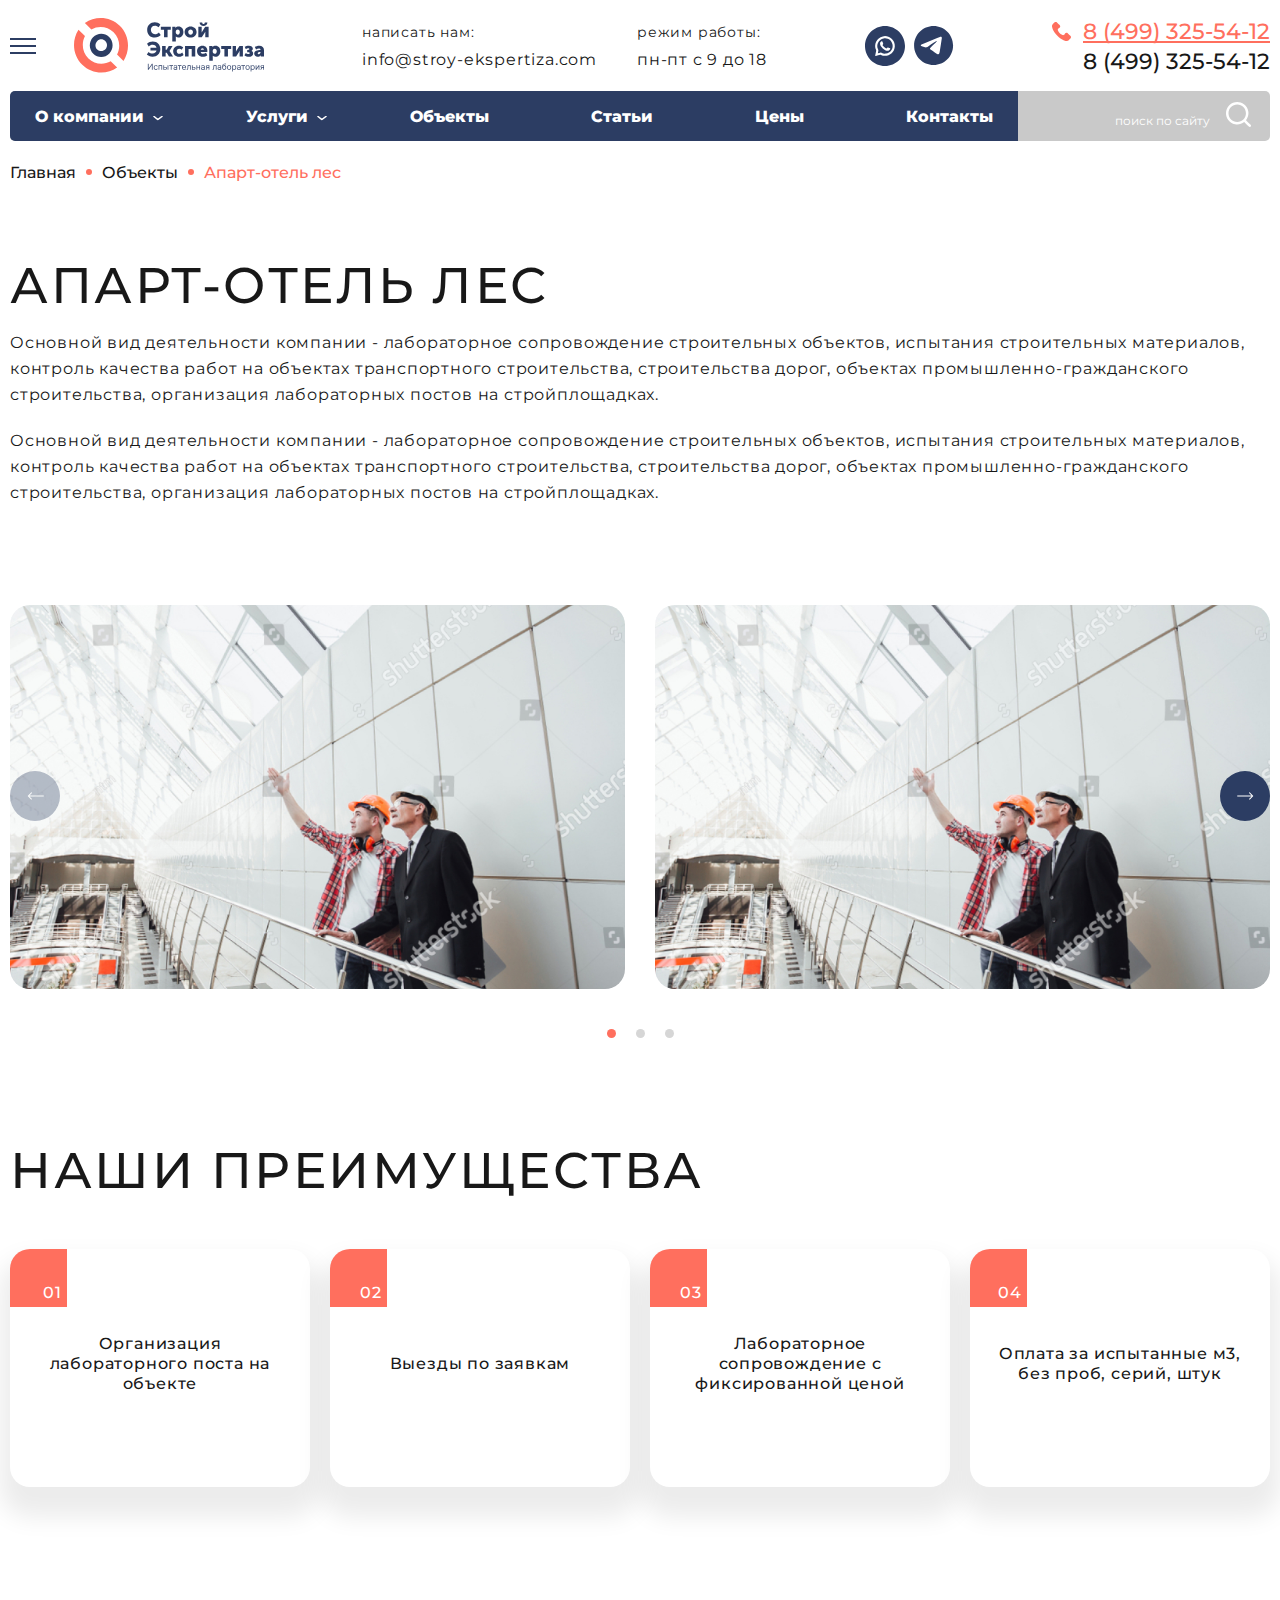
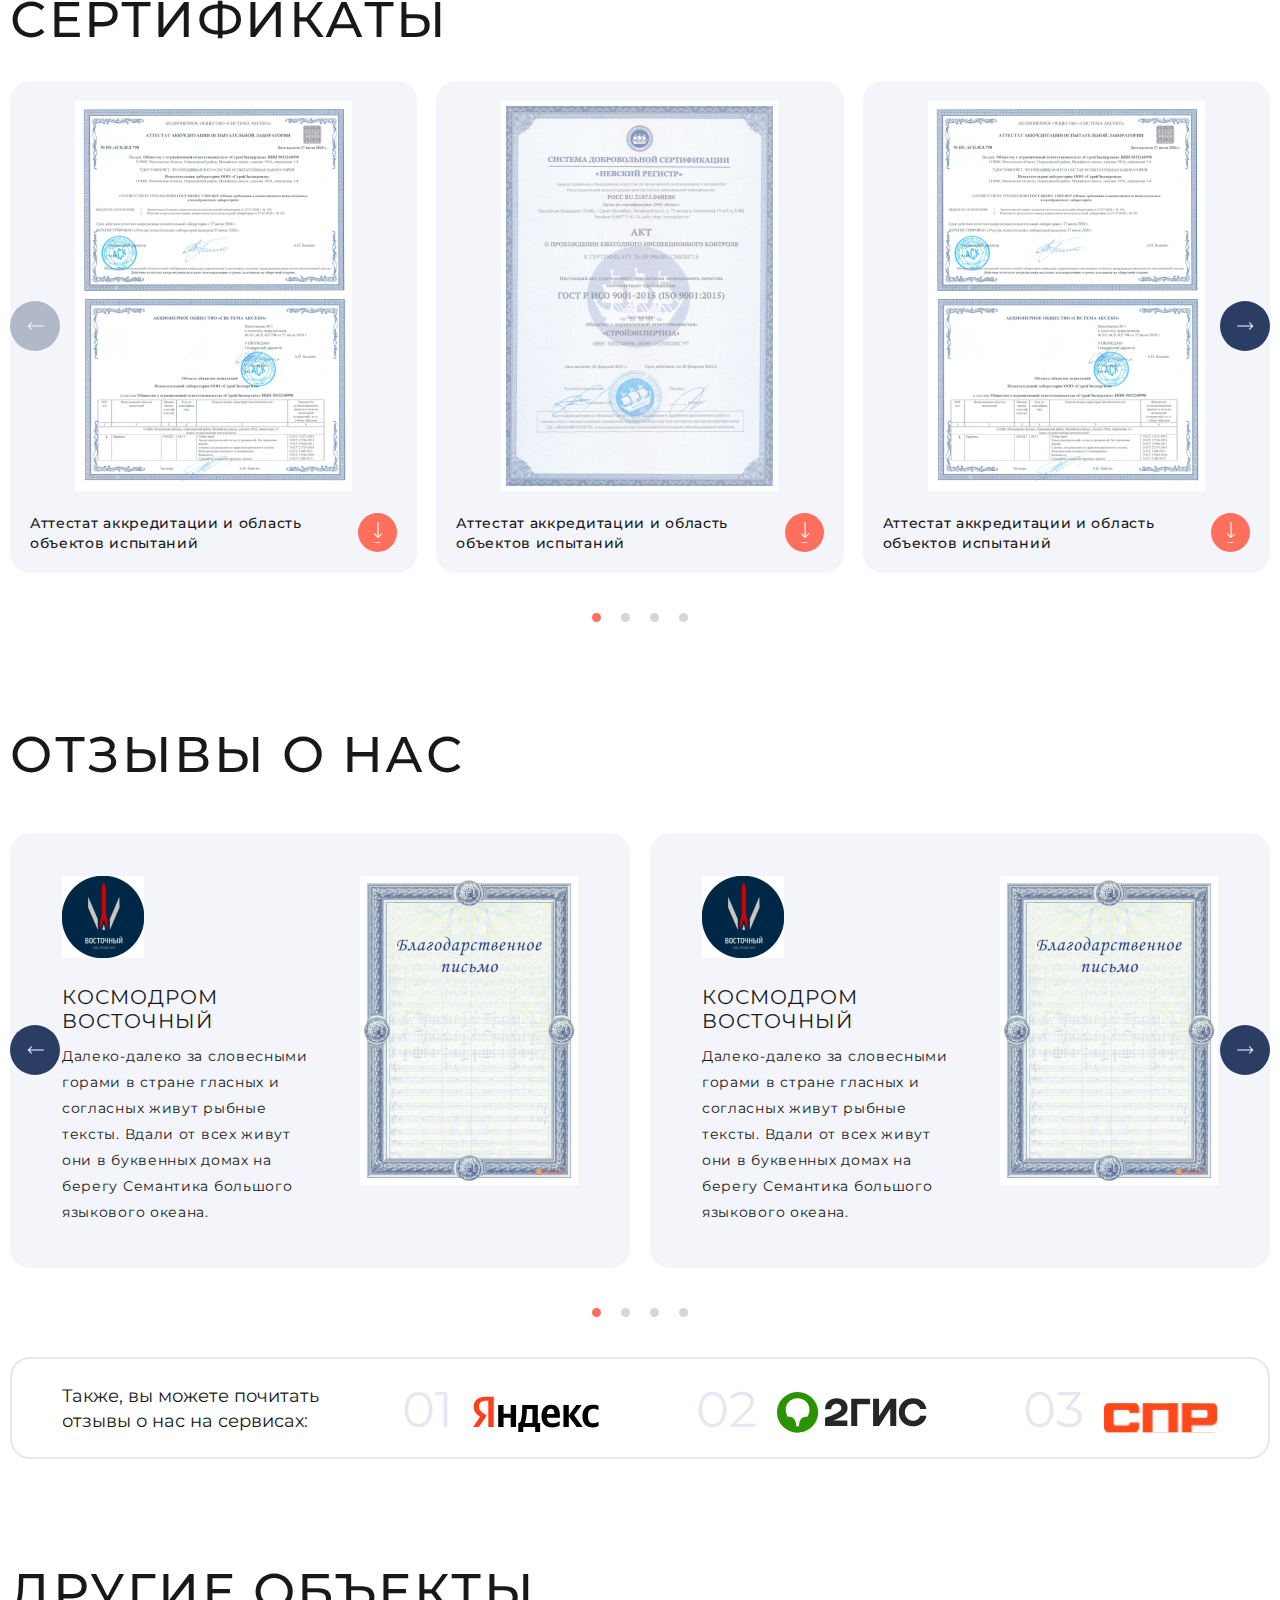
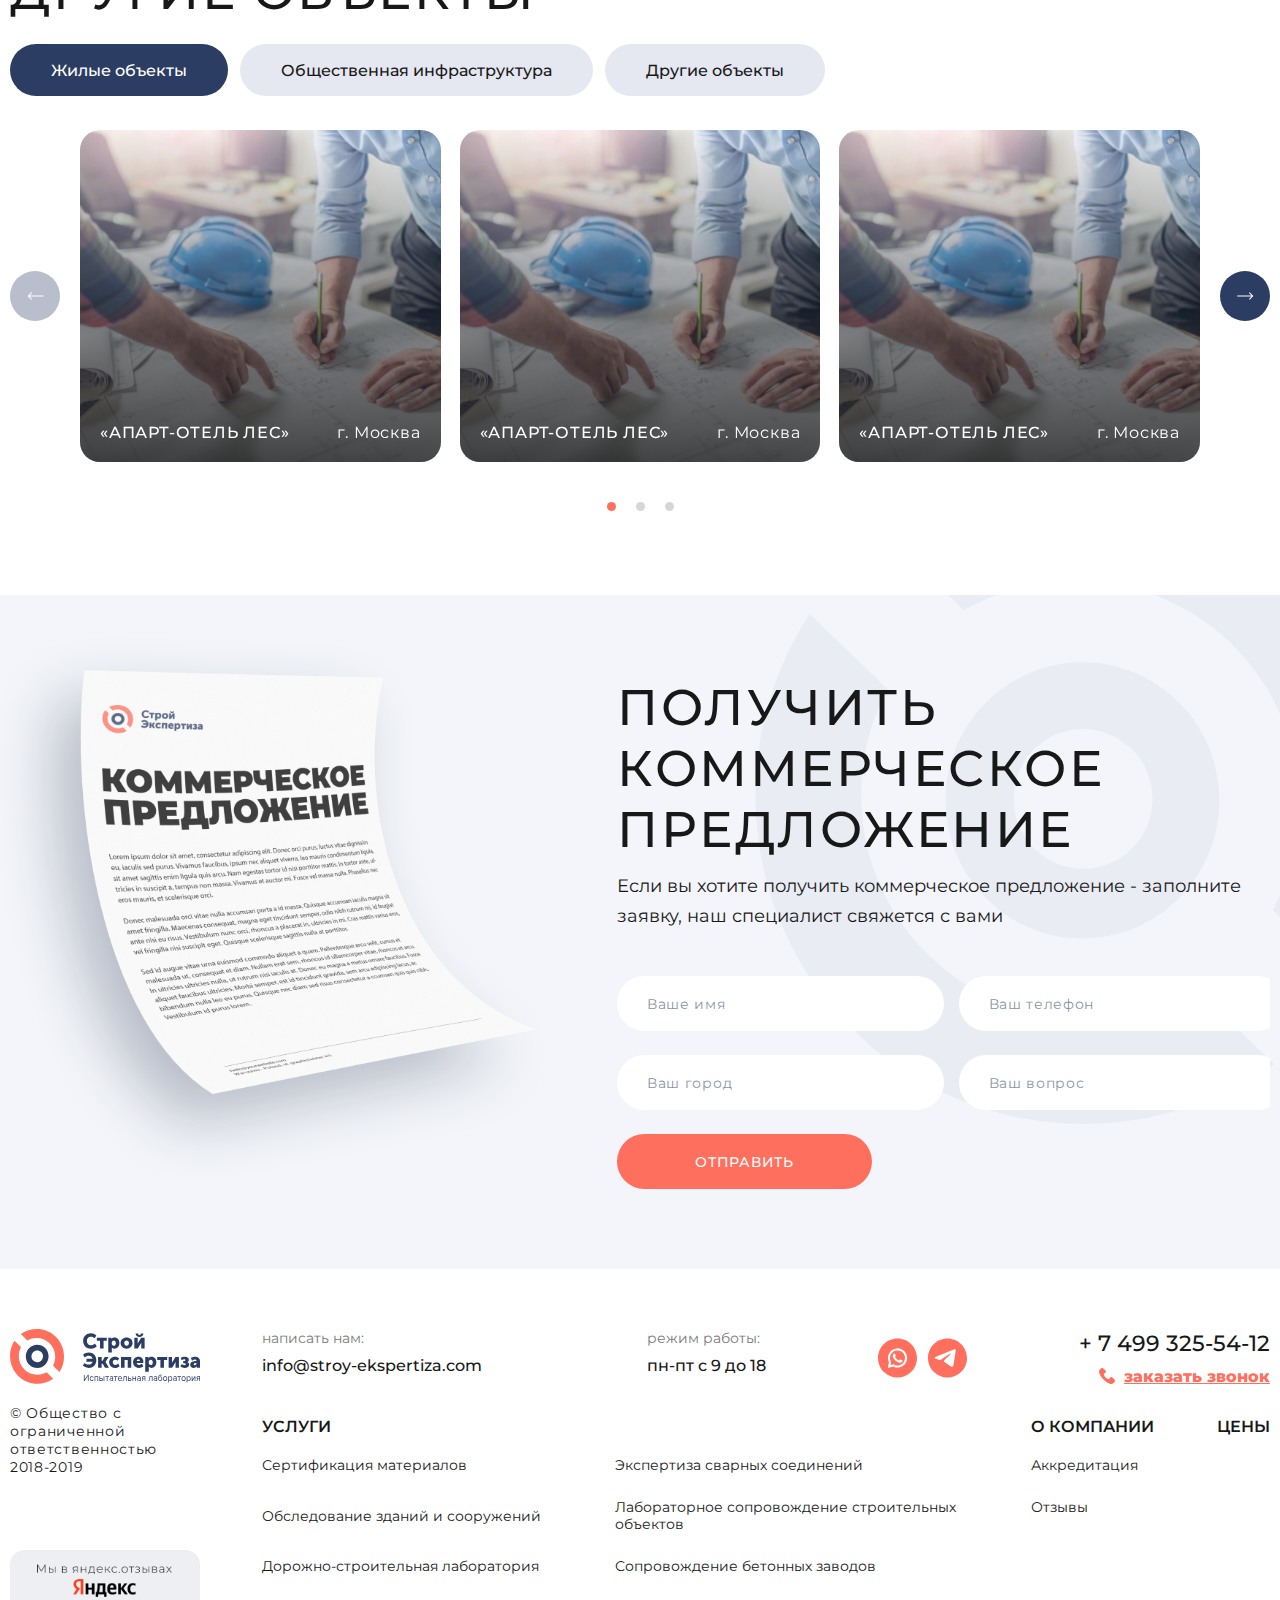
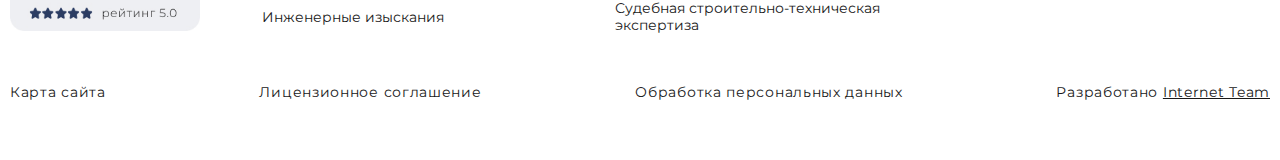
<file: pages/objects-item.html>
<!DOCTYPE html>
<html lang="ru">

<head>
    <meta charset="UTF-8" />
    <meta name="viewport" content="width=device-width, user-scalable=no, viewport-fit=cover" />
    <title>Объекты детальная</title>

    <link rel="apple-touch-icon" sizes="180x180" href="../img/favicon/apple-touch-icon.png">
    <link rel="icon" type="image/png" sizes="32x32" href="../img/favicon/favicon-32x32.png">
    <link rel="icon" type="image/png" sizes="16x16" href="../img/favicon/favicon-16x16.png">
    <link rel="manifest" href="../img/favicon/site.webmanifest">
    <meta name="msapplication-TileColor" content="#da532c">
    <meta name="theme-color" content="#ffffff">

    <link rel="stylesheet" type="text/css" href="../fonts/stylesheet.css" />

    <link rel="stylesheet" type="text/css" href="../libs/swiper/swiper-bundle.min.css" />
    <link rel="stylesheet" type="text/css" href="../libs/selectric/selectric.css" />
    <link rel="stylesheet" type="text/css" href="../libs/micromodal/micromodal.css" />
    <link rel="stylesheet" type="text/css" href="../libs/fancybox/fancybox.css" />
    <link rel="stylesheet" type="text/css" href="../libs/jquery-ui/jquery-ui.min.css" />
    <link rel="stylesheet" type="text/css" href="../libs/range/ion.rangeSlider.min.css" />

    <link rel="stylesheet" type="text/css" href="../css/style.css" />
</head>

<body>

    <div class="site-wrapper">
        <header class="header">
            <div class="container">
                <div class="header__top">
                    <button class="burger">
                        <span class="burger__line"></span>
                        <span class="burger__line"></span>
                        <span class="burger__line"></span>
                    </button>

                    <div class="logo">
                        <a href="/"></a>
                        <picture class="picture">
                            <img src="../img/svg/logo.svg" alt="" />
                        </picture>
                    </div>

                    <ul class="header-top__info">
                        <li>
                            <span class="header-top__title">написать нам:</span>
                            <a href="mailto:info@stroy-ekspertiza.com">info@stroy-ekspertiza.com</a>
                        </li>
                        <li>
                            <span class="header-top__title">режим работы:</span>
                            <span class="header-top__txt">пн-пт с 9 до 18</span>
                        </li>
                    </ul>

                    <ul class="social">
                        <li>
                            <a href="#" class="icon-custom icon-custom--whatsapp"></a>
                        </li>
                        <li>
                            <a href="#" class="icon-custom icon-custom--telegram"></a>
                        </li>
                    </ul>

                    <div class="phone-block">
                        <svg class="phone-block__icon" width="19" height="19" viewBox="0 0 19 19" fill="none"
                            xmlns="http://www.w3.org/2000/svg">
                            <path
                                d="M14.2847 18.9991C13.8161 18.8963 13.34 18.8185 12.8797 18.6852C11.9563 18.4186 11.0936 18.0034 10.2638 17.5238C7.85056 16.1286 5.79238 14.3103 3.96875 12.2171C2.83675 10.9172 1.84659 9.51833 1.07338 7.97361C0.576916 6.98161 0.184284 5.95165 0.0442906 4.84484C-0.0572281 4.04124 -0.0108725 3.25245 0.46798 2.5493C0.48884 2.51875 0.506455 2.48449 0.532414 2.45903C1.23285 1.76143 1.91335 1.04115 2.64252 0.374109C3.1872 -0.123976 4.15556 -0.111478 4.78971 0.33291C4.93063 0.431509 5.06552 0.542606 5.18744 0.663887C6.0084 1.47814 6.82796 2.2947 7.64289 3.11497C8.28028 3.75609 8.39756 4.63329 7.94977 5.36839C7.75044 5.69566 7.46952 5.92896 7.10656 6.0595C6.57718 6.24976 6.16739 6.5724 5.94442 7.10243C5.8035 7.43711 5.77847 7.7778 5.87211 8.13285C6.12892 9.10634 6.66479 9.92013 7.31794 10.6654C8.08281 11.538 8.95614 12.2777 10.0061 12.7887C10.446 13.0026 10.8998 13.1827 11.4093 13.1095C12.0462 13.0179 12.5227 12.705 12.8143 12.1212C12.9487 11.8528 13.0605 11.5574 13.2538 11.3371C13.8731 10.6321 14.949 10.5687 15.68 11.1616C15.7662 11.2315 15.8469 11.3088 15.9257 11.3875C16.7314 12.1911 17.5333 12.9984 18.3431 13.7983C18.6978 14.1488 18.9495 14.5427 18.9699 15.0565C18.9713 15.0857 18.9893 15.1139 19 15.1426C19 15.1796 19 15.2167 19 15.2537C18.9879 15.294 18.968 15.3333 18.9652 15.3745C18.9309 15.8444 18.7358 16.2439 18.4113 16.5753C17.8573 17.141 17.2918 17.6951 16.7327 18.2556C16.4801 18.5089 16.1932 18.7107 15.8511 18.819C15.6179 18.8926 15.3759 18.9403 15.1381 19C14.8544 18.9991 14.5698 18.9991 14.2847 18.9991Z"
                                fill="#FF6F5E" />
                        </svg>
                        <a href="tel:84993255412" class="phone-block__link">8 (499) 325-54-12</a>
                        <a href="tel:84993255412" class="phone-block__link">8 (499) 325-54-12</a>
                    </div>
                </div>
                <div class="header__bottom">
                    <nav class="menu">
                        <ul>
                            <li>
                                <a href="#" class="menu-link">О компании</a>
                                <ul class="menu-sub">
                                    <li><a href="#">Ссылка</a></li>
                                    <li><a href="#">Статьи</a></li>
                                    <li><a href="#">Объекты</a></li>
                                    <li><a href="#">Контакты</a></li>
                                </ul>
                            </li>
                            <li>
                                <a href="#" class="menu-link">Услуги</a>
                                <ul class="menu-sub">
                                    <li><a href="#">Ссылка</a></li>
                                    <li><a href="#">Статьи</a></li>
                                    <li><a href="#">Объекты</a></li>
                                    <li><a href="#">Контакты</a></li>
                                </ul>
                            </li>
                            <li><a href="#" class="menu-link">Объекты</a></li>
                            <li><a href="#" class="menu-link">Статьи</a></li>
                            <li><a href="#" class="menu-link">Цены</a></li>
                            <li><a href="#" class="menu-link">Контакты</a></li>
                        </ul>
                    </nav>

                    <div class="search-block">
                        <input type="text">
                        <label for="">поиск по сайту</label>
                        <button class="icon-search">
                            <svg width="25" height="25" viewBox="0 0 25 25" fill="none"
                                xmlns="http://www.w3.org/2000/svg">
                                <path
                                    d="M19.9991 18.2118C20.0834 18.2999 20.1536 18.3779 20.2285 18.4528C21.6876 19.9115 23.1514 21.3662 24.605 22.8303C25.3205 23.551 25.0201 24.707 24.0565 24.9567C23.5618 25.0846 23.1436 24.9223 22.7855 24.5627C21.3427 23.115 19.8954 21.672 18.4495 20.2274C18.3754 20.1533 18.2974 20.0831 18.2115 20.0019C15.4619 22.1033 12.39 22.8841 9.00674 22.218C6.21495 21.6681 3.96077 20.1985 2.24028 17.931C-1.10862 13.5184 -0.656847 7.25479 3.28662 3.30318C7.24568 -0.662458 13.4956 -1.11877 17.9634 2.26731C20.4681 4.16589 21.956 6.69551 22.3516 9.8195C22.7457 12.9287 21.9116 15.7219 19.9991 18.2118ZM19.9344 11.2243C19.9445 6.4264 16.0681 2.52082 11.2836 2.50834C6.41704 2.49586 2.49933 6.38428 2.50245 11.222C2.50635 16.0449 6.39676 19.9317 11.2227 19.9341C16.0557 19.9356 19.9242 16.0683 19.9344 11.2243Z"
                                    fill="white" />
                            </svg>
                        </button>
                    </div>

                </div>
            </div>
            <div class="menu-invis">
                <div class="search-block">
                    <input type="text">
                    <label for="">поиск по сайту</label>
                    <button class="icon-search">
                        <svg width="25" height="25" viewBox="0 0 25 25" fill="none" xmlns="http://www.w3.org/2000/svg">
                            <path
                                d="M19.9991 18.2118C20.0834 18.2999 20.1536 18.3779 20.2285 18.4528C21.6876 19.9115 23.1514 21.3662 24.605 22.8303C25.3205 23.551 25.0201 24.707 24.0565 24.9567C23.5618 25.0846 23.1436 24.9223 22.7855 24.5627C21.3427 23.115 19.8954 21.672 18.4495 20.2274C18.3754 20.1533 18.2974 20.0831 18.2115 20.0019C15.4619 22.1033 12.39 22.8841 9.00674 22.218C6.21495 21.6681 3.96077 20.1985 2.24028 17.931C-1.10862 13.5184 -0.656847 7.25479 3.28662 3.30318C7.24568 -0.662458 13.4956 -1.11877 17.9634 2.26731C20.4681 4.16589 21.956 6.69551 22.3516 9.8195C22.7457 12.9287 21.9116 15.7219 19.9991 18.2118ZM19.9344 11.2243C19.9445 6.4264 16.0681 2.52082 11.2836 2.50834C6.41704 2.49586 2.49933 6.38428 2.50245 11.222C2.50635 16.0449 6.39676 19.9317 11.2227 19.9341C16.0557 19.9356 19.9242 16.0683 19.9344 11.2243Z"
                                fill="white"></path>
                        </svg>
                    </button>
                </div>

                <nav class="menu">
                    <ul>
                        <li>
                            <a href="#" class="menu-link">О компании</a>
                            <ul class="menu-sub">
                                <li><a href="#">Ссылка</a></li>
                                <li><a href="#">Статьи</a></li>
                                <li><a href="#">Объекты</a></li>
                                <li><a href="#">Контакты</a></li>
                            </ul>
                        </li>
                        <li>
                            <a href="#" class="menu-link">Услуги</a>
                            <ul class="menu-sub">
                                <li><a href="#">Ссылка</a></li>
                                <li><a href="#">Статьи</a></li>
                                <li><a href="#">Объекты</a></li>
                                <li><a href="#">Контакты</a></li>
                            </ul>
                        </li>
                        <li><a href="#" class="menu-link not-arrow">Объекты</a></li>
                        <li><a href="#" class="menu-link not-arrow">Статьи</a></li>
                        <li><a href="#" class="menu-link not-arrow">Цены</a></li>
                        <li><a href="#" class="menu-link not-arrow">Контакты</a></li>
                    </ul>
                </nav>

                <ul class="header-top__info">
                    <li>
                        <span class="header-top__title">написать нам:</span>
                        <a href="mailto:info@stroy-ekspertiza.com">info@stroy-ekspertiza.com</a>
                    </li>
                    <li>
                        <span class="header-top__title">режим работы:</span>
                        <span class="header-top__txt">пн-пт с 9 до 18</span>
                    </li>
                </ul>

                <ul class="social">
                    <li>
                        <a href="#" class="icon-custom icon-custom--whatsapp"></a>
                    </li>
                    <li>
                        <a href="#" class="icon-custom icon-custom--telegram"></a>
                    </li>
                </ul>

                <div class="phone-block">
                    <svg class="phone-block__icon" width="19" height="19" viewBox="0 0 19 19" fill="none"
                        xmlns="http://www.w3.org/2000/svg">
                        <path
                            d="M14.2847 18.9991C13.8161 18.8963 13.34 18.8185 12.8797 18.6852C11.9563 18.4186 11.0936 18.0034 10.2638 17.5238C7.85056 16.1286 5.79238 14.3103 3.96875 12.2171C2.83675 10.9172 1.84659 9.51833 1.07338 7.97361C0.576916 6.98161 0.184284 5.95165 0.0442906 4.84484C-0.0572281 4.04124 -0.0108725 3.25245 0.46798 2.5493C0.48884 2.51875 0.506455 2.48449 0.532414 2.45903C1.23285 1.76143 1.91335 1.04115 2.64252 0.374109C3.1872 -0.123976 4.15556 -0.111478 4.78971 0.33291C4.93063 0.431509 5.06552 0.542606 5.18744 0.663887C6.0084 1.47814 6.82796 2.2947 7.64289 3.11497C8.28028 3.75609 8.39756 4.63329 7.94977 5.36839C7.75044 5.69566 7.46952 5.92896 7.10656 6.0595C6.57718 6.24976 6.16739 6.5724 5.94442 7.10243C5.8035 7.43711 5.77847 7.7778 5.87211 8.13285C6.12892 9.10634 6.66479 9.92013 7.31794 10.6654C8.08281 11.538 8.95614 12.2777 10.0061 12.7887C10.446 13.0026 10.8998 13.1827 11.4093 13.1095C12.0462 13.0179 12.5227 12.705 12.8143 12.1212C12.9487 11.8528 13.0605 11.5574 13.2538 11.3371C13.8731 10.6321 14.949 10.5687 15.68 11.1616C15.7662 11.2315 15.8469 11.3088 15.9257 11.3875C16.7314 12.1911 17.5333 12.9984 18.3431 13.7983C18.6978 14.1488 18.9495 14.5427 18.9699 15.0565C18.9713 15.0857 18.9893 15.1139 19 15.1426C19 15.1796 19 15.2167 19 15.2537C18.9879 15.294 18.968 15.3333 18.9652 15.3745C18.9309 15.8444 18.7358 16.2439 18.4113 16.5753C17.8573 17.141 17.2918 17.6951 16.7327 18.2556C16.4801 18.5089 16.1932 18.7107 15.8511 18.819C15.6179 18.8926 15.3759 18.9403 15.1381 19C14.8544 18.9991 14.5698 18.9991 14.2847 18.9991Z"
                            fill="#FF6F5E"></path>
                    </svg>
                    <a href="tel:84993255412" class="phone-block__link">8 (499) 325-54-12</a>
                    <a href="tel:84993255412" class="phone-block__link">8 (499) 325-54-12</a>
                </div>
            </div>
        </header>

        <main class="main">
            <section class="breadcrumbs">
                <div class="container">
                    <ul class="breadcrumbs__list">
                        <li class="breadcrumbs__item">
                            <a href="#" class="breadcrumbs__link">Главная</a>
                        </li>
                        <li class="breadcrumbs__item">
                            <a href="#" class="breadcrumbs__link">Объекты</a>
                        </li>
                        <li class="breadcrumbs__item">
                            <span class="breadcrumbs__link">Апарт-отель лес</span>
                        </li>
                    </ul>
                </div>
            </section>

            <section class="text-simple">
                <div class="container">
                    <h2 class="caption caption--h2">апарт-отель лес</h2>
                    <p>Основной вид деятельности компании - лабораторное сопровождение строительных объектов, испытания
                        строительных материалов, контроль качества работ на объектах транспортного строительства,
                        строительства дорог, объектах промышленно-гражданского строительства, организация лабораторных
                        постов на стройплощадках.</p>

                    <p>Основной вид деятельности компании - лабораторное сопровождение строительных объектов, испытания
                        строительных материалов, контроль качества работ на объектах транспортного строительства,
                        строительства дорог, объектах промышленно-гражданского строительства, организация лабораторных
                        постов на стройплощадках.</p>
                </div>
            </section>

            <section class="images-section">
                <div class="container">
                    <div class="slider-images-full">
                        <div class="swiper-wrapper">
                            <div class="swiper-slide">
                                <picture class="picture">
                                    <a href="../img/pic-about1.jpg" data-fancybox="images"></a>
                                    <img src="../img/pic-about1.jpg" alt="" />
                                </picture>
                            </div>
                            <div class="swiper-slide">
                                <picture class="picture">
                                    <a href="../img/pic-about1.jpg" data-fancybox="images"></a>
                                    <img src="../img/pic-about1.jpg" alt="" />
                                </picture>
                            </div>
                            <div class="swiper-slide">
                                <picture class="picture">
                                    <a href="../img/pic-about1.jpg" data-fancybox="images"></a>
                                    <img src="../img/pic-about1.jpg" alt="" />
                                </picture>
                            </div>
                            <div class="swiper-slide">
                                <picture class="picture">
                                    <a href="../img/pic-about1.jpg" data-fancybox="images"></a>
                                    <img src="../img/pic-about1.jpg" alt="" />
                                </picture>
                            </div>
                        </div>
                        <div class="swiper-pagination"></div>
                        <button class="swiper-button-prev">
                            <svg width="17" height="8" viewBox="0 0 17 8" fill="none"
                                xmlns="http://www.w3.org/2000/svg">
                                <path
                                    d="M0.887995 4.35355C0.692734 4.15829 0.692734 3.84171 0.887995 3.64645L4.06998 0.464467C4.26524 0.269205 4.58182 0.269205 4.77708 0.464467C4.97234 0.659729 4.97234 0.976312 4.77708 1.17157L1.94866 4L4.77708 6.82843C4.97234 7.02369 4.97234 7.34027 4.77708 7.53553C4.58182 7.7308 4.26524 7.7308 4.06998 7.53554L0.887995 4.35355ZM16.7588 4.5L1.24155 4.5L1.24155 3.5L16.7588 3.5L16.7588 4.5Z"
                                    fill="white" />
                            </svg>
                        </button>
                        <button class="swiper-button-next">
                            <svg width="17" height="8" viewBox="0 0 17 8" fill="none"
                                xmlns="http://www.w3.org/2000/svg">
                                <path
                                    d="M16.112 4.35355C16.3073 4.15829 16.3073 3.84171 16.112 3.64645L12.93 0.464467C12.7348 0.269205 12.4182 0.269205 12.2229 0.464467C12.0277 0.659729 12.0277 0.976312 12.2229 1.17157L15.0513 4L12.2229 6.82843C12.0277 7.02369 12.0277 7.34027 12.2229 7.53553C12.4182 7.7308 12.7348 7.7308 12.93 7.53554L16.112 4.35355ZM0.241211 4.5L15.7585 4.5L15.7585 3.5L0.241211 3.5L0.241211 4.5Z"
                                    fill="white" />
                            </svg>
                        </button>
                    </div>
                </div>
            </section>

            <section class="our-advantages">
                <div class="container">
                    <h2 class="caption caption--h2">наши преимущества</h2>
                    <div class="our-advantages__list">
                        <div class="our-advantages__item">
                            <span class="our-advantages__num">01</span>
                            <span class="our-advantages__txt">Организация лабораторного поста
                                на объекте</span>
                        </div>
                        <div class="our-advantages__item">
                            <span class="our-advantages__num">02</span>
                            <span class="our-advantages__txt">Выезды
                                по заявкам</span>
                        </div>
                        <div class="our-advantages__item">
                            <span class="our-advantages__num">03</span>
                            <span class="our-advantages__txt">Лабораторное
                                сопровождение
                                с фиксированной ценой</span>
                        </div>
                        <div class="our-advantages__item">
                            <span class="our-advantages__num">04</span>
                            <span class="our-advantages__txt">Оплата
                                за испытанные м3,
                                без проб, серий, штук</span>
                        </div>
                    </div>
                </div>
            </section>

            <section class="documents-section">
                <div class="container">
                    <h2 class="caption caption--h2">сертификаты</h2>

                    <div class="slider-docs swiper">
                        <div class="swiper-wrapper">
                            <div class="swiper-slide">
                                <div class="docs-block">
                                    <picture class="picture">
                                        <a href="../img/doc1.jpg" data-fancybox="documents"></a>
                                        <img src="../img/doc1.jpg" alt="" />
                                    </picture>
                                    <div class="docs-block__info">
                                        <span class="docs-block__txt">Аттестат аккредитации
                                            и область объектов испытаний</span>
                                        <a href="#" class="link-download">
                                            <svg width="15" height="19" viewBox="0 0 15 19" fill="none"
                                                xmlns="http://www.w3.org/2000/svg">
                                                <path
                                                    d="M7.64645 14.3536C7.84171 14.5488 8.15829 14.5488 8.35355 14.3536L11.5355 11.1716C11.7308 10.9763 11.7308 10.6597 11.5355 10.4645C11.3403 10.2692 11.0237 10.2692 10.8284 10.4645L8 13.2929L5.17157 10.4645C4.97631 10.2692 4.65973 10.2692 4.46447 10.4645C4.2692 10.6597 4.2692 10.9763 4.46447 11.1716L7.64645 14.3536ZM7.5 2.18557e-08L7.5 14L8.5 14L8.5 -2.18557e-08L7.5 2.18557e-08Z"
                                                    fill="white" />
                                                <line y1="18.5" x2="15" y2="18.5" stroke="white" />
                                            </svg>
                                        </a>
                                    </div>
                                </div>
                            </div>
                            <div class="swiper-slide">
                                <div class="docs-block">
                                    <picture class="picture">
                                        <a href="../img/doc2.jpg" data-fancybox="documents"></a>
                                        <img src="../img/doc2.jpg" alt="" />
                                    </picture>
                                    <div class="docs-block__info">
                                        <span class="docs-block__txt">Аттестат аккредитации
                                            и область объектов испытаний</span>
                                        <a href="#" class="link-download">
                                            <svg width="15" height="19" viewBox="0 0 15 19" fill="none"
                                                xmlns="http://www.w3.org/2000/svg">
                                                <path
                                                    d="M7.64645 14.3536C7.84171 14.5488 8.15829 14.5488 8.35355 14.3536L11.5355 11.1716C11.7308 10.9763 11.7308 10.6597 11.5355 10.4645C11.3403 10.2692 11.0237 10.2692 10.8284 10.4645L8 13.2929L5.17157 10.4645C4.97631 10.2692 4.65973 10.2692 4.46447 10.4645C4.2692 10.6597 4.2692 10.9763 4.46447 11.1716L7.64645 14.3536ZM7.5 2.18557e-08L7.5 14L8.5 14L8.5 -2.18557e-08L7.5 2.18557e-08Z"
                                                    fill="white" />
                                                <line y1="18.5" x2="15" y2="18.5" stroke="white" />
                                            </svg>
                                        </a>
                                    </div>
                                </div>
                            </div>
                            <div class="swiper-slide">
                                <div class="docs-block">
                                    <picture class="picture">
                                        <a href="../img/doc1.jpg" data-fancybox="documents"></a>
                                        <img src="../img/doc1.jpg" alt="" />
                                    </picture>
                                    <div class="docs-block__info">
                                        <span class="docs-block__txt">Аттестат аккредитации
                                            и область объектов испытаний</span>
                                        <a href="#" class="link-download">
                                            <svg width="15" height="19" viewBox="0 0 15 19" fill="none"
                                                xmlns="http://www.w3.org/2000/svg">
                                                <path
                                                    d="M7.64645 14.3536C7.84171 14.5488 8.15829 14.5488 8.35355 14.3536L11.5355 11.1716C11.7308 10.9763 11.7308 10.6597 11.5355 10.4645C11.3403 10.2692 11.0237 10.2692 10.8284 10.4645L8 13.2929L5.17157 10.4645C4.97631 10.2692 4.65973 10.2692 4.46447 10.4645C4.2692 10.6597 4.2692 10.9763 4.46447 11.1716L7.64645 14.3536ZM7.5 2.18557e-08L7.5 14L8.5 14L8.5 -2.18557e-08L7.5 2.18557e-08Z"
                                                    fill="white" />
                                                <line y1="18.5" x2="15" y2="18.5" stroke="white" />
                                            </svg>
                                        </a>
                                    </div>
                                </div>
                            </div>
                            <div class="swiper-slide">
                                <div class="docs-block">
                                    <picture class="picture">
                                        <a href="../img/doc2.jpg" data-fancybox="documents"></a>
                                        <img src="../img/doc2.jpg" alt="" />
                                    </picture>
                                    <div class="docs-block__info">
                                        <span class="docs-block__txt">Аттестат аккредитации
                                            и область объектов испытаний</span>
                                        <a href="#" class="link-download">
                                            <svg width="15" height="19" viewBox="0 0 15 19" fill="none"
                                                xmlns="http://www.w3.org/2000/svg">
                                                <path
                                                    d="M7.64645 14.3536C7.84171 14.5488 8.15829 14.5488 8.35355 14.3536L11.5355 11.1716C11.7308 10.9763 11.7308 10.6597 11.5355 10.4645C11.3403 10.2692 11.0237 10.2692 10.8284 10.4645L8 13.2929L5.17157 10.4645C4.97631 10.2692 4.65973 10.2692 4.46447 10.4645C4.2692 10.6597 4.2692 10.9763 4.46447 11.1716L7.64645 14.3536ZM7.5 2.18557e-08L7.5 14L8.5 14L8.5 -2.18557e-08L7.5 2.18557e-08Z"
                                                    fill="white" />
                                                <line y1="18.5" x2="15" y2="18.5" stroke="white" />
                                            </svg>
                                        </a>
                                    </div>
                                </div>
                            </div>
                            <div class="swiper-slide">
                                <div class="docs-block">
                                    <picture class="picture">
                                        <a href="../img/doc1.jpg" data-fancybox="documents"></a>
                                        <img src="../img/doc1.jpg" alt="" />
                                    </picture>
                                    <div class="docs-block__info">
                                        <span class="docs-block__txt">Аттестат аккредитации
                                            и область объектов испытаний</span>
                                        <a href="#" class="link-download">
                                            <svg width="15" height="19" viewBox="0 0 15 19" fill="none"
                                                xmlns="http://www.w3.org/2000/svg">
                                                <path
                                                    d="M7.64645 14.3536C7.84171 14.5488 8.15829 14.5488 8.35355 14.3536L11.5355 11.1716C11.7308 10.9763 11.7308 10.6597 11.5355 10.4645C11.3403 10.2692 11.0237 10.2692 10.8284 10.4645L8 13.2929L5.17157 10.4645C4.97631 10.2692 4.65973 10.2692 4.46447 10.4645C4.2692 10.6597 4.2692 10.9763 4.46447 11.1716L7.64645 14.3536ZM7.5 2.18557e-08L7.5 14L8.5 14L8.5 -2.18557e-08L7.5 2.18557e-08Z"
                                                    fill="white" />
                                                <line y1="18.5" x2="15" y2="18.5" stroke="white" />
                                            </svg>
                                        </a>
                                    </div>
                                </div>
                            </div>
                            <div class="swiper-slide">
                                <div class="docs-block">
                                    <picture class="picture">
                                        <a href="../img/doc2.jpg" data-fancybox="documents"></a>
                                        <img src="../img/doc2.jpg" alt="" />
                                    </picture>
                                    <div class="docs-block__info">
                                        <span class="docs-block__txt">Аттестат аккредитации
                                            и область объектов испытаний</span>
                                        <a href="#" class="link-download">
                                            <svg width="15" height="19" viewBox="0 0 15 19" fill="none"
                                                xmlns="http://www.w3.org/2000/svg">
                                                <path
                                                    d="M7.64645 14.3536C7.84171 14.5488 8.15829 14.5488 8.35355 14.3536L11.5355 11.1716C11.7308 10.9763 11.7308 10.6597 11.5355 10.4645C11.3403 10.2692 11.0237 10.2692 10.8284 10.4645L8 13.2929L5.17157 10.4645C4.97631 10.2692 4.65973 10.2692 4.46447 10.4645C4.2692 10.6597 4.2692 10.9763 4.46447 11.1716L7.64645 14.3536ZM7.5 2.18557e-08L7.5 14L8.5 14L8.5 -2.18557e-08L7.5 2.18557e-08Z"
                                                    fill="white" />
                                                <line y1="18.5" x2="15" y2="18.5" stroke="white" />
                                            </svg>
                                        </a>
                                    </div>
                                </div>
                            </div>
                        </div>
                        <div class="swiper-pagination"></div>
                        <button class="swiper-button-prev">
                            <svg width="17" height="8" viewBox="0 0 17 8" fill="none"
                                xmlns="http://www.w3.org/2000/svg">
                                <path
                                    d="M0.887995 4.35355C0.692734 4.15829 0.692734 3.84171 0.887995 3.64645L4.06998 0.464467C4.26524 0.269205 4.58182 0.269205 4.77708 0.464467C4.97234 0.659729 4.97234 0.976312 4.77708 1.17157L1.94866 4L4.77708 6.82843C4.97234 7.02369 4.97234 7.34027 4.77708 7.53553C4.58182 7.7308 4.26524 7.7308 4.06998 7.53554L0.887995 4.35355ZM16.7588 4.5L1.24155 4.5L1.24155 3.5L16.7588 3.5L16.7588 4.5Z"
                                    fill="white" />
                            </svg>
                        </button>
                        <button class="swiper-button-next">
                            <svg width="17" height="8" viewBox="0 0 17 8" fill="none"
                                xmlns="http://www.w3.org/2000/svg">
                                <path
                                    d="M16.112 4.35355C16.3073 4.15829 16.3073 3.84171 16.112 3.64645L12.93 0.464467C12.7348 0.269205 12.4182 0.269205 12.2229 0.464467C12.0277 0.659729 12.0277 0.976312 12.2229 1.17157L15.0513 4L12.2229 6.82843C12.0277 7.02369 12.0277 7.34027 12.2229 7.53553C12.4182 7.7308 12.7348 7.7308 12.93 7.53554L16.112 4.35355ZM0.241211 4.5L15.7585 4.5L15.7585 3.5L0.241211 3.5L0.241211 4.5Z"
                                    fill="white" />
                            </svg>
                        </button>
                    </div>
                </div>
            </section>

            <section class="reviews-section">
                <div class="container">
                    <h2 class="caption caption--h2">отзывы о нас</h2>

                    <div class="slider-reviews swiper">
                        <div class="swiper-wrapper">
                            <div class="swiper-slide">
                                <div class="review-block">
                                    <div class="reviews-block__content">
                                        <picture class="review-block__logo picture">
                                            <img src="../img/pic-review.png" alt="" />
                                        </picture>
                                        <span class="caption caption--h4">Космодром восточный</span>
                                        <p>
                                            Далеко-далеко за словесными горами в стране гласных и согласных живут рыбные
                                            тексты. Вдали от всех живут они в буквенных домах на берегу Семантика
                                            большого
                                            языкового океана.
                                        </p>
                                    </div>
                                    <picture class="review-block__docs picture">
                                        <a href="../img/doc-review.png" data-fancybox="reviewsdocs"></a>
                                        <img src="../img/doc-review.png" alt="" />
                                    </picture>
                                </div>
                            </div>
                            <div class="swiper-slide">
                                <div class="review-block">
                                    <div class="reviews-block__content">
                                        <picture class="review-block__logo picture">
                                            <img src="../img/pic-review.png" alt="" />
                                        </picture>
                                        <span class="caption caption--h4">Космодром восточный</span>
                                        <p>
                                            Далеко-далеко за словесными горами в стране гласных и согласных живут рыбные
                                            тексты. Вдали от всех живут они в буквенных домах на берегу Семантика
                                            большого
                                            языкового океана.
                                        </p>
                                    </div>
                                    <picture class="review-block__docs picture">
                                        <a href="../img/doc-review.png" data-fancybox="reviewsdocs"></a>
                                        <img src="../img/doc-review.png" alt="" />
                                    </picture>
                                </div>
                            </div>
                            <div class="swiper-slide">
                                <div class="review-block">
                                    <div class="reviews-block__content">
                                        <picture class="review-block__logo picture">
                                            <img src="../img/pic-review.png" alt="" />
                                        </picture>
                                        <span class="caption caption--h4">Космодром восточный</span>
                                        <p>
                                            Далеко-далеко за словесными горами в стране гласных и согласных живут рыбные
                                            тексты. Вдали от всех живут они в буквенных домах на берегу Семантика
                                            большого
                                            языкового океана.
                                        </p>
                                    </div>
                                    <picture class="review-block__docs picture">
                                        <a href="../img/doc-review.png" data-fancybox="reviewsdocs"></a>
                                        <img src="../img/doc-review.png" alt="" />
                                    </picture>
                                </div>
                            </div>
                            <div class="swiper-slide">
                                <div class="review-block">
                                    <div class="reviews-block__content">
                                        <picture class="review-block__logo picture">
                                            <img src="../img/pic-review.png" alt="" />
                                        </picture>
                                        <span class="caption caption--h4">Космодром восточный</span>
                                        <p>
                                            Далеко-далеко за словесными горами в стране гласных и согласных живут рыбные
                                            тексты. Вдали от всех живут они в буквенных домах на берегу Семантика
                                            большого
                                            языкового океана.
                                        </p>
                                    </div>
                                    <picture class="review-block__docs picture">
                                        <a href="../img/doc-review.png" data-fancybox="reviewsdocs"></a>
                                        <img src="../img/doc-review.png" alt="" />
                                    </picture>
                                </div>
                            </div>
                        </div>

                        <div class="swiper-pagination"></div>

                        <button class="swiper-button-prev">
                            <svg width="17" height="8" viewBox="0 0 17 8" fill="none"
                                xmlns="http://www.w3.org/2000/svg">
                                <path
                                    d="M0.887995 4.35355C0.692734 4.15829 0.692734 3.84171 0.887995 3.64645L4.06998 0.464467C4.26524 0.269205 4.58182 0.269205 4.77708 0.464467C4.97234 0.659729 4.97234 0.976312 4.77708 1.17157L1.94866 4L4.77708 6.82843C4.97234 7.02369 4.97234 7.34027 4.77708 7.53553C4.58182 7.7308 4.26524 7.7308 4.06998 7.53554L0.887995 4.35355ZM16.7588 4.5L1.24155 4.5L1.24155 3.5L16.7588 3.5L16.7588 4.5Z"
                                    fill="white" />
                            </svg>
                        </button>
                        <button class="swiper-button-next">
                            <svg width="17" height="8" viewBox="0 0 17 8" fill="none"
                                xmlns="http://www.w3.org/2000/svg">
                                <path
                                    d="M16.112 4.35355C16.3073 4.15829 16.3073 3.84171 16.112 3.64645L12.93 0.464467C12.7348 0.269205 12.4182 0.269205 12.2229 0.464467C12.0277 0.659729 12.0277 0.976312 12.2229 1.17157L15.0513 4L12.2229 6.82843C12.0277 7.02369 12.0277 7.34027 12.2229 7.53553C12.4182 7.7308 12.7348 7.7308 12.93 7.53554L16.112 4.35355ZM0.241211 4.5L15.7585 4.5L15.7585 3.5L0.241211 3.5L0.241211 4.5Z"
                                    fill="white" />
                            </svg>
                        </button>
                    </div>

                    <div class="reviews-other">
                        <span class="reviews-other__txt">Также, вы можете почитать отзывы о нас на сервисах:</span>
                        <ul>
                            <li>
                                <span class="reviews-other__num">01</span>
                                <picture class="picture">
                                    <a href="#"></a>
                                    <img src="../img/svg/company-logo1.svg" alt="">
                                </picture>
                            </li>
                            <li>
                                <span class="reviews-other__num">02</span>
                                <picture class="picture">
                                    <a href="#"></a>
                                    <img src="../img/svg/company-logo2.svg" alt="">
                                </picture>
                            </li>
                            <li>
                                <span class="reviews-other__num">03</span>
                                <picture class="picture">
                                    <a href="#"></a>
                                    <img src="../img/svg/company-logo3.svg" alt="">
                                </picture>
                            </li>
                        </ul>
                    </div>
                </div>
            </section>

            <section class="objects-section">
                <div class="container">
                    <h2 class="caption caption--h2">другие объекты</h2>

                    <div class="tabs">
                        <ul class="tabs-links">
                            <li><a href="#tab1" class="tabs-link">Жилые объекты</a></li>
                            <li><a href="#tab2" class="tabs-link">Общественная инфраструктура</a></li>
                            <li><a href="#tab3" class="tabs-link">Другие объекты</a></li>
                        </ul>
                        <div class="tabs-body" id="tab1">
                            <div class="slider-objects swiper">
                                <div class="swiper-wrapper">
                                    <div class="swiper-slide">
                                        <div class="object-item">
                                            <div class="object-item__front">
                                                <picture class="picture">
                                                    <img src="../img/pic-service1.png" alt="" />
                                                </picture>
                                                <div class="object-item__info">
                                                    <span class="object-item__name">«апарт-отель лес»</span>
                                                    <span class="object-item__city">г. Москва</span>
                                                </div>
                                            </div>
                                            <div class="object-item__back">
                                                <div class="object-item__info">
                                                    <span class="object-item__name">«апарт-отель лес»</span>
                                                    <span class="object-item__city">г. Москва</span>
                                                </div>
                                                <div class="object-item__text">
                                                    <p>В 2015 году организовали лаборотаторный пост с шестью
                                                        специалистами
                                                        для оперативного контроля земляных и бетонных работ.
                                                    </p>
                                                </div>
                                                <a href="#" class="link-more">
                                                    <svg width="14" height="8" viewBox="0 0 14 8" fill="none"
                                                        xmlns="http://www.w3.org/2000/svg">
                                                        <path
                                                            d="M13.3536 4.35355C13.5488 4.15829 13.5488 3.84171 13.3536 3.64645L10.1716 0.464466C9.97631 0.269204 9.65973 0.269204 9.46447 0.464466C9.2692 0.659728 9.2692 0.976311 9.46447 1.17157L12.2929 4L9.46447 6.82843C9.2692 7.02369 9.2692 7.34027 9.46447 7.53553C9.65973 7.7308 9.97631 7.7308 10.1716 7.53553L13.3536 4.35355ZM0 4.5H13V3.5H0V4.5Z"
                                                            fill="white" />
                                                    </svg>
                                                    подробнее
                                                </a>
                                            </div>

                                        </div>
                                    </div>
                                    <div class="swiper-slide">
                                        <div class="object-item">
                                            <div class="object-item__front">
                                                <picture class="picture">
                                                    <img src="../img/pic-service1.png" alt="" />
                                                </picture>
                                                <div class="object-item__info">
                                                    <span class="object-item__name">«апарт-отель лес»</span>
                                                    <span class="object-item__city">г. Москва</span>
                                                </div>
                                            </div>
                                            <div class="object-item__back">
                                                <div class="object-item__info">
                                                    <span class="object-item__name">«апарт-отель лес»</span>
                                                    <span class="object-item__city">г. Москва</span>
                                                </div>
                                                <div class="object-item__text">
                                                    <p>В 2015 году организовали лаборотаторный пост с шестью
                                                        специалистами
                                                        для оперативного контроля земляных и бетонных работ.
                                                    </p>
                                                </div>
                                                <a href="#" class="link-more">
                                                    <svg width="14" height="8" viewBox="0 0 14 8" fill="none"
                                                        xmlns="http://www.w3.org/2000/svg">
                                                        <path
                                                            d="M13.3536 4.35355C13.5488 4.15829 13.5488 3.84171 13.3536 3.64645L10.1716 0.464466C9.97631 0.269204 9.65973 0.269204 9.46447 0.464466C9.2692 0.659728 9.2692 0.976311 9.46447 1.17157L12.2929 4L9.46447 6.82843C9.2692 7.02369 9.2692 7.34027 9.46447 7.53553C9.65973 7.7308 9.97631 7.7308 10.1716 7.53553L13.3536 4.35355ZM0 4.5H13V3.5H0V4.5Z"
                                                            fill="white" />
                                                    </svg>
                                                    подробнее
                                                </a>
                                            </div>

                                        </div>
                                    </div>
                                    <div class="swiper-slide">
                                        <div class="object-item">
                                            <div class="object-item__front">
                                                <picture class="picture">
                                                    <img src="../img/pic-service1.png" alt="" />
                                                </picture>
                                                <div class="object-item__info">
                                                    <span class="object-item__name">«апарт-отель лес»</span>
                                                    <span class="object-item__city">г. Москва</span>
                                                </div>
                                            </div>
                                            <div class="object-item__back">
                                                <div class="object-item__info">
                                                    <span class="object-item__name">«апарт-отель лес»</span>
                                                    <span class="object-item__city">г. Москва</span>
                                                </div>
                                                <div class="object-item__text">
                                                    <p>В 2015 году организовали лаборотаторный пост с шестью
                                                        специалистами
                                                        для оперативного контроля земляных и бетонных работ.
                                                    </p>
                                                </div>
                                                <a href="#" class="link-more">
                                                    <svg width="14" height="8" viewBox="0 0 14 8" fill="none"
                                                        xmlns="http://www.w3.org/2000/svg">
                                                        <path
                                                            d="M13.3536 4.35355C13.5488 4.15829 13.5488 3.84171 13.3536 3.64645L10.1716 0.464466C9.97631 0.269204 9.65973 0.269204 9.46447 0.464466C9.2692 0.659728 9.2692 0.976311 9.46447 1.17157L12.2929 4L9.46447 6.82843C9.2692 7.02369 9.2692 7.34027 9.46447 7.53553C9.65973 7.7308 9.97631 7.7308 10.1716 7.53553L13.3536 4.35355ZM0 4.5H13V3.5H0V4.5Z"
                                                            fill="white" />
                                                    </svg>
                                                    подробнее
                                                </a>
                                            </div>

                                        </div>
                                    </div>
                                    <div class="swiper-slide">
                                        <div class="object-item">
                                            <div class="object-item__front">
                                                <picture class="picture">
                                                    <img src="../img/pic-service1.png" alt="" />
                                                </picture>
                                                <div class="object-item__info">
                                                    <span class="object-item__name">«апарт-отель лес»</span>
                                                    <span class="object-item__city">г. Москва</span>
                                                </div>
                                            </div>
                                            <div class="object-item__back">
                                                <div class="object-item__info">
                                                    <span class="object-item__name">«апарт-отель лес»</span>
                                                    <span class="object-item__city">г. Москва</span>
                                                </div>
                                                <div class="object-item__text">
                                                    <p>В 2015 году организовали лаборотаторный пост с шестью
                                                        специалистами
                                                        для оперативного контроля земляных и бетонных работ.
                                                    </p>
                                                </div>
                                                <a href="#" class="link-more">
                                                    <svg width="14" height="8" viewBox="0 0 14 8" fill="none"
                                                        xmlns="http://www.w3.org/2000/svg">
                                                        <path
                                                            d="M13.3536 4.35355C13.5488 4.15829 13.5488 3.84171 13.3536 3.64645L10.1716 0.464466C9.97631 0.269204 9.65973 0.269204 9.46447 0.464466C9.2692 0.659728 9.2692 0.976311 9.46447 1.17157L12.2929 4L9.46447 6.82843C9.2692 7.02369 9.2692 7.34027 9.46447 7.53553C9.65973 7.7308 9.97631 7.7308 10.1716 7.53553L13.3536 4.35355ZM0 4.5H13V3.5H0V4.5Z"
                                                            fill="white" />
                                                    </svg>
                                                    подробнее
                                                </a>
                                            </div>

                                        </div>
                                    </div>
                                    <div class="swiper-slide">
                                        <div class="object-item">
                                            <div class="object-item__front">
                                                <picture class="picture">
                                                    <img src="../img/pic-service1.png" alt="" />
                                                </picture>
                                                <div class="object-item__info">
                                                    <span class="object-item__name">«апарт-отель лес»</span>
                                                    <span class="object-item__city">г. Москва</span>
                                                </div>
                                            </div>
                                            <div class="object-item__back">
                                                <div class="object-item__info">
                                                    <span class="object-item__name">«апарт-отель лес»</span>
                                                    <span class="object-item__city">г. Москва</span>
                                                </div>
                                                <div class="object-item__text">
                                                    <p>В 2015 году организовали лаборотаторный пост с шестью
                                                        специалистами
                                                        для оперативного контроля земляных и бетонных работ.
                                                    </p>
                                                </div>
                                                <a href="#" class="link-more">
                                                    <svg width="14" height="8" viewBox="0 0 14 8" fill="none"
                                                        xmlns="http://www.w3.org/2000/svg">
                                                        <path
                                                            d="M13.3536 4.35355C13.5488 4.15829 13.5488 3.84171 13.3536 3.64645L10.1716 0.464466C9.97631 0.269204 9.65973 0.269204 9.46447 0.464466C9.2692 0.659728 9.2692 0.976311 9.46447 1.17157L12.2929 4L9.46447 6.82843C9.2692 7.02369 9.2692 7.34027 9.46447 7.53553C9.65973 7.7308 9.97631 7.7308 10.1716 7.53553L13.3536 4.35355ZM0 4.5H13V3.5H0V4.5Z"
                                                            fill="white" />
                                                    </svg>
                                                    подробнее
                                                </a>
                                            </div>

                                        </div>
                                    </div>
                                </div>
                                <div class="swiper-pagination"></div>

                                <button class="swiper-button-prev">
                                    <svg width="17" height="8" viewBox="0 0 17 8" fill="none"
                                        xmlns="http://www.w3.org/2000/svg">
                                        <path
                                            d="M0.887995 4.35355C0.692734 4.15829 0.692734 3.84171 0.887995 3.64645L4.06998 0.464467C4.26524 0.269205 4.58182 0.269205 4.77708 0.464467C4.97234 0.659729 4.97234 0.976312 4.77708 1.17157L1.94866 4L4.77708 6.82843C4.97234 7.02369 4.97234 7.34027 4.77708 7.53553C4.58182 7.7308 4.26524 7.7308 4.06998 7.53554L0.887995 4.35355ZM16.7588 4.5L1.24155 4.5L1.24155 3.5L16.7588 3.5L16.7588 4.5Z"
                                            fill="white" />
                                    </svg>
                                </button>
                                <button class="swiper-button-next">
                                    <svg width="17" height="8" viewBox="0 0 17 8" fill="none"
                                        xmlns="http://www.w3.org/2000/svg">
                                        <path
                                            d="M16.112 4.35355C16.3073 4.15829 16.3073 3.84171 16.112 3.64645L12.93 0.464467C12.7348 0.269205 12.4182 0.269205 12.2229 0.464467C12.0277 0.659729 12.0277 0.976312 12.2229 1.17157L15.0513 4L12.2229 6.82843C12.0277 7.02369 12.0277 7.34027 12.2229 7.53553C12.4182 7.7308 12.7348 7.7308 12.93 7.53554L16.112 4.35355ZM0.241211 4.5L15.7585 4.5L15.7585 3.5L0.241211 3.5L0.241211 4.5Z"
                                            fill="white" />
                                    </svg>
                                </button>
                            </div>
                        </div>
                        <div class="tabs-body" id="tab2">
                            <div class="slider-objects swiper">
                                <div class="swiper-wrapper">
                                    <div class="swiper-slide">
                                        <div class="object-item">
                                            <div class="object-item__front">
                                                <picture class="picture">
                                                    <img src="../img/pic-service1.png" alt="" />
                                                </picture>
                                                <div class="object-item__info">
                                                    <span class="object-item__name">«апарт-отель лес»</span>
                                                    <span class="object-item__city">г. Москва</span>
                                                </div>
                                            </div>
                                            <div class="object-item__back">
                                                <div class="object-item__info">
                                                    <span class="object-item__name">«апарт-отель лес»</span>
                                                    <span class="object-item__city">г. Москва</span>
                                                </div>
                                                <div class="object-item__text">
                                                    <p>В 2015 году организовали лаборотаторный пост с шестью
                                                        специалистами
                                                        для оперативного контроля земляных и бетонных работ.
                                                    </p>
                                                </div>
                                                <a href="#" class="link-more">
                                                    <svg width="14" height="8" viewBox="0 0 14 8" fill="none"
                                                        xmlns="http://www.w3.org/2000/svg">
                                                        <path
                                                            d="M13.3536 4.35355C13.5488 4.15829 13.5488 3.84171 13.3536 3.64645L10.1716 0.464466C9.97631 0.269204 9.65973 0.269204 9.46447 0.464466C9.2692 0.659728 9.2692 0.976311 9.46447 1.17157L12.2929 4L9.46447 6.82843C9.2692 7.02369 9.2692 7.34027 9.46447 7.53553C9.65973 7.7308 9.97631 7.7308 10.1716 7.53553L13.3536 4.35355ZM0 4.5H13V3.5H0V4.5Z"
                                                            fill="white" />
                                                    </svg>
                                                    подробнее
                                                </a>
                                            </div>

                                        </div>
                                    </div>
                                    <div class="swiper-slide">
                                        <div class="object-item">
                                            <div class="object-item__front">
                                                <picture class="picture">
                                                    <img src="../img/pic-service1.png" alt="" />
                                                </picture>
                                                <div class="object-item__info">
                                                    <span class="object-item__name">«апарт-отель лес»</span>
                                                    <span class="object-item__city">г. Москва</span>
                                                </div>
                                            </div>
                                            <div class="object-item__back">
                                                <div class="object-item__info">
                                                    <span class="object-item__name">«апарт-отель лес»</span>
                                                    <span class="object-item__city">г. Москва</span>
                                                </div>
                                                <div class="object-item__text">
                                                    <p>В 2015 году организовали лаборотаторный пост с шестью
                                                        специалистами
                                                        для оперативного контроля земляных и бетонных работ.
                                                    </p>
                                                </div>
                                                <a href="#" class="link-more">
                                                    <svg width="14" height="8" viewBox="0 0 14 8" fill="none"
                                                        xmlns="http://www.w3.org/2000/svg">
                                                        <path
                                                            d="M13.3536 4.35355C13.5488 4.15829 13.5488 3.84171 13.3536 3.64645L10.1716 0.464466C9.97631 0.269204 9.65973 0.269204 9.46447 0.464466C9.2692 0.659728 9.2692 0.976311 9.46447 1.17157L12.2929 4L9.46447 6.82843C9.2692 7.02369 9.2692 7.34027 9.46447 7.53553C9.65973 7.7308 9.97631 7.7308 10.1716 7.53553L13.3536 4.35355ZM0 4.5H13V3.5H0V4.5Z"
                                                            fill="white" />
                                                    </svg>
                                                    подробнее
                                                </a>
                                            </div>

                                        </div>
                                    </div>
                                    <div class="swiper-slide">
                                        <div class="object-item">
                                            <div class="object-item__front">
                                                <picture class="picture">
                                                    <img src="../img/pic-service1.png" alt="" />
                                                </picture>
                                                <div class="object-item__info">
                                                    <span class="object-item__name">«апарт-отель лес»</span>
                                                    <span class="object-item__city">г. Москва</span>
                                                </div>
                                            </div>
                                            <div class="object-item__back">
                                                <div class="object-item__info">
                                                    <span class="object-item__name">«апарт-отель лес»</span>
                                                    <span class="object-item__city">г. Москва</span>
                                                </div>
                                                <div class="object-item__text">
                                                    <p>В 2015 году организовали лаборотаторный пост с шестью
                                                        специалистами
                                                        для оперативного контроля земляных и бетонных работ.
                                                    </p>
                                                </div>
                                                <a href="#" class="link-more">
                                                    <svg width="14" height="8" viewBox="0 0 14 8" fill="none"
                                                        xmlns="http://www.w3.org/2000/svg">
                                                        <path
                                                            d="M13.3536 4.35355C13.5488 4.15829 13.5488 3.84171 13.3536 3.64645L10.1716 0.464466C9.97631 0.269204 9.65973 0.269204 9.46447 0.464466C9.2692 0.659728 9.2692 0.976311 9.46447 1.17157L12.2929 4L9.46447 6.82843C9.2692 7.02369 9.2692 7.34027 9.46447 7.53553C9.65973 7.7308 9.97631 7.7308 10.1716 7.53553L13.3536 4.35355ZM0 4.5H13V3.5H0V4.5Z"
                                                            fill="white" />
                                                    </svg>
                                                    подробнее
                                                </a>
                                            </div>

                                        </div>
                                    </div>
                                    <div class="swiper-slide">
                                        <div class="object-item">
                                            <div class="object-item__front">
                                                <picture class="picture">
                                                    <img src="../img/pic-service1.png" alt="" />
                                                </picture>
                                                <div class="object-item__info">
                                                    <span class="object-item__name">«апарт-отель лес»</span>
                                                    <span class="object-item__city">г. Москва</span>
                                                </div>
                                            </div>
                                            <div class="object-item__back">
                                                <div class="object-item__info">
                                                    <span class="object-item__name">«апарт-отель лес»</span>
                                                    <span class="object-item__city">г. Москва</span>
                                                </div>
                                                <div class="object-item__text">
                                                    <p>В 2015 году организовали лаборотаторный пост с шестью
                                                        специалистами
                                                        для оперативного контроля земляных и бетонных работ.
                                                    </p>
                                                </div>
                                                <a href="#" class="link-more">
                                                    <svg width="14" height="8" viewBox="0 0 14 8" fill="none"
                                                        xmlns="http://www.w3.org/2000/svg">
                                                        <path
                                                            d="M13.3536 4.35355C13.5488 4.15829 13.5488 3.84171 13.3536 3.64645L10.1716 0.464466C9.97631 0.269204 9.65973 0.269204 9.46447 0.464466C9.2692 0.659728 9.2692 0.976311 9.46447 1.17157L12.2929 4L9.46447 6.82843C9.2692 7.02369 9.2692 7.34027 9.46447 7.53553C9.65973 7.7308 9.97631 7.7308 10.1716 7.53553L13.3536 4.35355ZM0 4.5H13V3.5H0V4.5Z"
                                                            fill="white" />
                                                    </svg>
                                                    подробнее
                                                </a>
                                            </div>

                                        </div>
                                    </div>
                                    <div class="swiper-slide">
                                        <div class="object-item">
                                            <div class="object-item__front">
                                                <picture class="picture">
                                                    <img src="../img/pic-service1.png" alt="" />
                                                </picture>
                                                <div class="object-item__info">
                                                    <span class="object-item__name">«апарт-отель лес»</span>
                                                    <span class="object-item__city">г. Москва</span>
                                                </div>
                                            </div>
                                            <div class="object-item__back">
                                                <div class="object-item__info">
                                                    <span class="object-item__name">«апарт-отель лес»</span>
                                                    <span class="object-item__city">г. Москва</span>
                                                </div>
                                                <div class="object-item__text">
                                                    <p>В 2015 году организовали лаборотаторный пост с шестью
                                                        специалистами
                                                        для оперативного контроля земляных и бетонных работ.
                                                    </p>
                                                </div>
                                                <a href="#" class="link-more">
                                                    <svg width="14" height="8" viewBox="0 0 14 8" fill="none"
                                                        xmlns="http://www.w3.org/2000/svg">
                                                        <path
                                                            d="M13.3536 4.35355C13.5488 4.15829 13.5488 3.84171 13.3536 3.64645L10.1716 0.464466C9.97631 0.269204 9.65973 0.269204 9.46447 0.464466C9.2692 0.659728 9.2692 0.976311 9.46447 1.17157L12.2929 4L9.46447 6.82843C9.2692 7.02369 9.2692 7.34027 9.46447 7.53553C9.65973 7.7308 9.97631 7.7308 10.1716 7.53553L13.3536 4.35355ZM0 4.5H13V3.5H0V4.5Z"
                                                            fill="white" />
                                                    </svg>
                                                    подробнее
                                                </a>
                                            </div>

                                        </div>
                                    </div>
                                </div>
                                <div class="swiper-pagination"></div>

                                <button class="swiper-button-prev">
                                    <svg width="17" height="8" viewBox="0 0 17 8" fill="none"
                                        xmlns="http://www.w3.org/2000/svg">
                                        <path
                                            d="M0.887995 4.35355C0.692734 4.15829 0.692734 3.84171 0.887995 3.64645L4.06998 0.464467C4.26524 0.269205 4.58182 0.269205 4.77708 0.464467C4.97234 0.659729 4.97234 0.976312 4.77708 1.17157L1.94866 4L4.77708 6.82843C4.97234 7.02369 4.97234 7.34027 4.77708 7.53553C4.58182 7.7308 4.26524 7.7308 4.06998 7.53554L0.887995 4.35355ZM16.7588 4.5L1.24155 4.5L1.24155 3.5L16.7588 3.5L16.7588 4.5Z"
                                            fill="white" />
                                    </svg>
                                </button>
                                <button class="swiper-button-next">
                                    <svg width="17" height="8" viewBox="0 0 17 8" fill="none"
                                        xmlns="http://www.w3.org/2000/svg">
                                        <path
                                            d="M16.112 4.35355C16.3073 4.15829 16.3073 3.84171 16.112 3.64645L12.93 0.464467C12.7348 0.269205 12.4182 0.269205 12.2229 0.464467C12.0277 0.659729 12.0277 0.976312 12.2229 1.17157L15.0513 4L12.2229 6.82843C12.0277 7.02369 12.0277 7.34027 12.2229 7.53553C12.4182 7.7308 12.7348 7.7308 12.93 7.53554L16.112 4.35355ZM0.241211 4.5L15.7585 4.5L15.7585 3.5L0.241211 3.5L0.241211 4.5Z"
                                            fill="white" />
                                    </svg>
                                </button>
                            </div>
                        </div>
                        <div class="tabs-body" id="tab3">
                            <div class="slider-objects swiper">
                                <div class="swiper-wrapper">
                                    <div class="swiper-slide">
                                        <div class="object-item">
                                            <div class="object-item__front">
                                                <picture class="picture">
                                                    <img src="../img/pic-service1.png" alt="" />
                                                </picture>
                                                <div class="object-item__info">
                                                    <span class="object-item__name">«апарт-отель лес»</span>
                                                    <span class="object-item__city">г. Москва</span>
                                                </div>
                                            </div>
                                            <div class="object-item__back">
                                                <div class="object-item__info">
                                                    <span class="object-item__name">«апарт-отель лес»</span>
                                                    <span class="object-item__city">г. Москва</span>
                                                </div>
                                                <div class="object-item__text">
                                                    <p>В 2015 году организовали лаборотаторный пост с шестью
                                                        специалистами
                                                        для оперативного контроля земляных и бетонных работ.
                                                    </p>
                                                </div>
                                                <a href="#" class="link-more">
                                                    <svg width="14" height="8" viewBox="0 0 14 8" fill="none"
                                                        xmlns="http://www.w3.org/2000/svg">
                                                        <path
                                                            d="M13.3536 4.35355C13.5488 4.15829 13.5488 3.84171 13.3536 3.64645L10.1716 0.464466C9.97631 0.269204 9.65973 0.269204 9.46447 0.464466C9.2692 0.659728 9.2692 0.976311 9.46447 1.17157L12.2929 4L9.46447 6.82843C9.2692 7.02369 9.2692 7.34027 9.46447 7.53553C9.65973 7.7308 9.97631 7.7308 10.1716 7.53553L13.3536 4.35355ZM0 4.5H13V3.5H0V4.5Z"
                                                            fill="white" />
                                                    </svg>
                                                    подробнее
                                                </a>
                                            </div>

                                        </div>
                                    </div>
                                    <div class="swiper-slide">
                                        <div class="object-item">
                                            <div class="object-item__front">
                                                <picture class="picture">
                                                    <img src="../img/pic-service1.png" alt="" />
                                                </picture>
                                                <div class="object-item__info">
                                                    <span class="object-item__name">«апарт-отель лес»</span>
                                                    <span class="object-item__city">г. Москва</span>
                                                </div>
                                            </div>
                                            <div class="object-item__back">
                                                <div class="object-item__info">
                                                    <span class="object-item__name">«апарт-отель лес»</span>
                                                    <span class="object-item__city">г. Москва</span>
                                                </div>
                                                <div class="object-item__text">
                                                    <p>В 2015 году организовали лаборотаторный пост с шестью
                                                        специалистами
                                                        для оперативного контроля земляных и бетонных работ.
                                                    </p>
                                                </div>
                                                <a href="#" class="link-more">
                                                    <svg width="14" height="8" viewBox="0 0 14 8" fill="none"
                                                        xmlns="http://www.w3.org/2000/svg">
                                                        <path
                                                            d="M13.3536 4.35355C13.5488 4.15829 13.5488 3.84171 13.3536 3.64645L10.1716 0.464466C9.97631 0.269204 9.65973 0.269204 9.46447 0.464466C9.2692 0.659728 9.2692 0.976311 9.46447 1.17157L12.2929 4L9.46447 6.82843C9.2692 7.02369 9.2692 7.34027 9.46447 7.53553C9.65973 7.7308 9.97631 7.7308 10.1716 7.53553L13.3536 4.35355ZM0 4.5H13V3.5H0V4.5Z"
                                                            fill="white" />
                                                    </svg>
                                                    подробнее
                                                </a>
                                            </div>

                                        </div>
                                    </div>
                                    <div class="swiper-slide">
                                        <div class="object-item">
                                            <div class="object-item__front">
                                                <picture class="picture">
                                                    <img src="../img/pic-service1.png" alt="" />
                                                </picture>
                                                <div class="object-item__info">
                                                    <span class="object-item__name">«апарт-отель лес»</span>
                                                    <span class="object-item__city">г. Москва</span>
                                                </div>
                                            </div>
                                            <div class="object-item__back">
                                                <div class="object-item__info">
                                                    <span class="object-item__name">«апарт-отель лес»</span>
                                                    <span class="object-item__city">г. Москва</span>
                                                </div>
                                                <div class="object-item__text">
                                                    <p>В 2015 году организовали лаборотаторный пост с шестью
                                                        специалистами
                                                        для оперативного контроля земляных и бетонных работ.
                                                    </p>
                                                </div>
                                                <a href="#" class="link-more">
                                                    <svg width="14" height="8" viewBox="0 0 14 8" fill="none"
                                                        xmlns="http://www.w3.org/2000/svg">
                                                        <path
                                                            d="M13.3536 4.35355C13.5488 4.15829 13.5488 3.84171 13.3536 3.64645L10.1716 0.464466C9.97631 0.269204 9.65973 0.269204 9.46447 0.464466C9.2692 0.659728 9.2692 0.976311 9.46447 1.17157L12.2929 4L9.46447 6.82843C9.2692 7.02369 9.2692 7.34027 9.46447 7.53553C9.65973 7.7308 9.97631 7.7308 10.1716 7.53553L13.3536 4.35355ZM0 4.5H13V3.5H0V4.5Z"
                                                            fill="white" />
                                                    </svg>
                                                    подробнее
                                                </a>
                                            </div>

                                        </div>
                                    </div>
                                    <div class="swiper-slide">
                                        <div class="object-item">
                                            <div class="object-item__front">
                                                <picture class="picture">
                                                    <img src="../img/pic-service1.png" alt="" />
                                                </picture>
                                                <div class="object-item__info">
                                                    <span class="object-item__name">«апарт-отель лес»</span>
                                                    <span class="object-item__city">г. Москва</span>
                                                </div>
                                            </div>
                                            <div class="object-item__back">
                                                <div class="object-item__info">
                                                    <span class="object-item__name">«апарт-отель лес»</span>
                                                    <span class="object-item__city">г. Москва</span>
                                                </div>
                                                <div class="object-item__text">
                                                    <p>В 2015 году организовали лаборотаторный пост с шестью
                                                        специалистами
                                                        для оперативного контроля земляных и бетонных работ.
                                                    </p>
                                                </div>
                                                <a href="#" class="link-more">
                                                    <svg width="14" height="8" viewBox="0 0 14 8" fill="none"
                                                        xmlns="http://www.w3.org/2000/svg">
                                                        <path
                                                            d="M13.3536 4.35355C13.5488 4.15829 13.5488 3.84171 13.3536 3.64645L10.1716 0.464466C9.97631 0.269204 9.65973 0.269204 9.46447 0.464466C9.2692 0.659728 9.2692 0.976311 9.46447 1.17157L12.2929 4L9.46447 6.82843C9.2692 7.02369 9.2692 7.34027 9.46447 7.53553C9.65973 7.7308 9.97631 7.7308 10.1716 7.53553L13.3536 4.35355ZM0 4.5H13V3.5H0V4.5Z"
                                                            fill="white" />
                                                    </svg>
                                                    подробнее
                                                </a>
                                            </div>

                                        </div>
                                    </div>
                                    <div class="swiper-slide">
                                        <div class="object-item">
                                            <div class="object-item__front">
                                                <picture class="picture">
                                                    <img src="../img/pic-service1.png" alt="" />
                                                </picture>
                                                <div class="object-item__info">
                                                    <span class="object-item__name">«апарт-отель лес»</span>
                                                    <span class="object-item__city">г. Москва</span>
                                                </div>
                                            </div>
                                            <div class="object-item__back">
                                                <div class="object-item__info">
                                                    <span class="object-item__name">«апарт-отель лес»</span>
                                                    <span class="object-item__city">г. Москва</span>
                                                </div>
                                                <div class="object-item__text">
                                                    <p>В 2015 году организовали лаборотаторный пост с шестью
                                                        специалистами
                                                        для оперативного контроля земляных и бетонных работ.
                                                    </p>
                                                </div>
                                                <a href="#" class="link-more">
                                                    <svg width="14" height="8" viewBox="0 0 14 8" fill="none"
                                                        xmlns="http://www.w3.org/2000/svg">
                                                        <path
                                                            d="M13.3536 4.35355C13.5488 4.15829 13.5488 3.84171 13.3536 3.64645L10.1716 0.464466C9.97631 0.269204 9.65973 0.269204 9.46447 0.464466C9.2692 0.659728 9.2692 0.976311 9.46447 1.17157L12.2929 4L9.46447 6.82843C9.2692 7.02369 9.2692 7.34027 9.46447 7.53553C9.65973 7.7308 9.97631 7.7308 10.1716 7.53553L13.3536 4.35355ZM0 4.5H13V3.5H0V4.5Z"
                                                            fill="white" />
                                                    </svg>
                                                    подробнее
                                                </a>
                                            </div>

                                        </div>
                                    </div>
                                </div>
                                <div class="swiper-pagination"></div>

                                <button class="swiper-button-prev">
                                    <svg width="17" height="8" viewBox="0 0 17 8" fill="none"
                                        xmlns="http://www.w3.org/2000/svg">
                                        <path
                                            d="M0.887995 4.35355C0.692734 4.15829 0.692734 3.84171 0.887995 3.64645L4.06998 0.464467C4.26524 0.269205 4.58182 0.269205 4.77708 0.464467C4.97234 0.659729 4.97234 0.976312 4.77708 1.17157L1.94866 4L4.77708 6.82843C4.97234 7.02369 4.97234 7.34027 4.77708 7.53553C4.58182 7.7308 4.26524 7.7308 4.06998 7.53554L0.887995 4.35355ZM16.7588 4.5L1.24155 4.5L1.24155 3.5L16.7588 3.5L16.7588 4.5Z"
                                            fill="white" />
                                    </svg>
                                </button>
                                <button class="swiper-button-next">
                                    <svg width="17" height="8" viewBox="0 0 17 8" fill="none"
                                        xmlns="http://www.w3.org/2000/svg">
                                        <path
                                            d="M16.112 4.35355C16.3073 4.15829 16.3073 3.84171 16.112 3.64645L12.93 0.464467C12.7348 0.269205 12.4182 0.269205 12.2229 0.464467C12.0277 0.659729 12.0277 0.976312 12.2229 1.17157L15.0513 4L12.2229 6.82843C12.0277 7.02369 12.0277 7.34027 12.2229 7.53553C12.4182 7.7308 12.7348 7.7308 12.93 7.53554L16.112 4.35355ZM0.241211 4.5L15.7585 4.5L15.7585 3.5L0.241211 3.5L0.241211 4.5Z"
                                            fill="white" />
                                    </svg>
                                </button>
                            </div>
                        </div>
                    </div>
                </div>
            </section>

            <section class="squeeze-section">
                <div class="container">
                    <div class="squeeze">
                        <picture class="picture">
                            <img src="../img/pic-sqezy3.png" alt="" />
                        </picture>
                        <div class="squeeze__content">
                            <h2 class="caption caption--h2">получить
                                коммерческое
                                предложение</h2>
                            <p>Если вы хотите получить коммерческое предложение -
                                заполните заявку, наш специалист свяжется с вами</p>

                            <div class="input-list">
                                <div class="input-item">
                                    <input type="text" placeholder="Ваше имя">
                                </div>
                                <div class="input-item">
                                    <input type="text" placeholder="Ваш телефон" class="phone-input">
                                </div>
                                <div class="input-item">
                                    <input type="text" placeholder="Ваш город">
                                </div>
                                <div class="input-item">
                                    <input type="text" placeholder="Ваш вопрос">
                                </div>
                                <button type="submit" class="btn btn--site">ОТПРАВИТЬ</button>
                            </div>
                        </div>
                    </div>
                </div>
            </section>
        </main>

        <footer class="footer">
            <div class="container">
                <div class="footer__row">
                    <div class="footer__col footer__left">
                        <div class="logo">
                            <a href="/"></a>
                            <picture class="picture">
                                <img src="../img/svg/logo_footer.svg" alt="" />
                            </picture>
                        </div>
                        <div class="copy-right">
                            <p>
                                &copy; Общество с ограниченной
                                ответственностью 2018-2019
                            </p>
                        </div>

                        <div class="footer__yandex">
                            <picture class="picture">
                                <img src="./../img/pic-yandex.jpg" alt="" />
                            </picture>
                        </div>
                    </div>
                    <div class="footer__col footer__right">
                        <ul class="footer__info">
                            <li>
                                <span class="footer__info__title">написать нам:</span>
                                <a href="mailto:info@stroy-ekspertiza.com">info@stroy-ekspertiza.com</a>
                            </li>
                            <li>
                                <span class="footer__info__title">режим работы:</span>
                                <span class="footer__info__txt">пн-пт с 9 до 18</span>
                            </li>
                        </ul>
                        <ul class="social">
                            <li>
                                <a href="#" class="icon-custom icon-custom--whatsapp"></a>
                            </li>
                            <li>
                                <a href="#" class="icon-custom icon-custom--telegram"></a>
                            </li>
                        </ul>
                        <div class="footer-phone">
                            <a href="tel:+74993255412" class="footer-phone__phone">+ 7 499 325-54-12</a>
                            <a href="#" class="footer-phone__call">
                                <svg width="16" height="16" viewBox="0 0 16 16" fill="none"
                                    xmlns="http://www.w3.org/2000/svg">
                                    <path
                                        d="M12.0292 15.9992C11.6346 15.9127 11.2337 15.8472 10.846 15.7349C10.0684 15.5104 9.34198 15.1607 8.64323 14.7569C6.611 13.582 4.87779 12.0508 3.34211 10.2881C2.38884 9.19345 1.55503 8.01543 0.903902 6.71462C0.485824 5.87925 0.155187 5.01191 0.0372973 4.07987C-0.0481921 3.40315 -0.00915578 2.7389 0.394089 2.14678C0.411655 2.12105 0.426489 2.0922 0.448349 2.07076C1.03819 1.48331 1.61124 0.876762 2.22528 0.315039C2.68395 -0.104401 3.49942 -0.0938762 4.03344 0.280346C4.15211 0.363376 4.2657 0.456932 4.36837 0.559063C5.0597 1.24475 5.74986 1.93238 6.43612 2.62313C6.97287 3.16302 7.07163 3.90172 6.69454 4.52075C6.52668 4.79635 6.29012 4.99281 5.98447 5.10274C5.53868 5.26295 5.19359 5.53465 5.00583 5.98099C4.88716 6.26283 4.86608 6.54973 4.94493 6.84872C5.1612 7.6685 5.61245 8.35379 6.16247 8.98139C6.80657 9.71619 7.54202 10.3391 8.42619 10.7695C8.79664 10.9496 9.17881 11.1012 9.60781 11.0396C10.1442 10.9624 10.5455 10.6989 10.791 10.2074C10.9042 9.98127 10.9983 9.73256 11.1611 9.54701C11.6826 8.95333 12.5886 8.89992 13.2042 9.39927C13.2768 9.45813 13.3448 9.52323 13.4111 9.5895C14.0896 10.2662 14.7649 10.9461 15.4469 11.6197C15.7455 11.9147 15.9575 12.2465 15.9746 12.6792C15.9758 12.7037 15.991 12.7275 16 12.7517C16 12.7829 16 12.814 16 12.8452C15.9899 12.8791 15.9731 12.9123 15.9707 12.947C15.9418 13.3426 15.7775 13.679 15.5042 13.9582C15.0378 14.4345 14.5615 14.9011 14.0907 15.3732C13.878 15.5864 13.6364 15.7564 13.3483 15.8476C13.1519 15.9096 12.9481 15.9497 12.7479 16C12.509 15.9992 12.2693 15.9992 12.0292 15.9992Z"
                                        fill="#FF6F5E" />
                                </svg>
                                заказать звонок
                            </a>
                        </div>
                        <div class="footer-menu">
                            <div class="footer-menu__col">
                                <a href="#" class="footer-menu__link">Услуги</a>
                                <ul class="footer-menu__sub">
                                    <li><a href="#">Сертификация материалов</a></li>
                                    <li><a href="#">Экспертиза сварных соединений</a></li>
                                    <li><a href="#">Обследование зданий и сооружений</a></li>
                                    <li><a href="#">Лабораторное сопровождение
                                            строительных объектов</a></li>
                                    <li><a href="#">Дорожно-строительная лаборатория</a></li>
                                    <li><a href="#">Сопровождение бетонных
                                            заводов</a></li>

                                    <li><a href="#">Инженерные изыскания</a></li>
                                    <li><a href="#">Судебная строительно-техническая
                                            экспертиза</a></li>
                                </ul>
                            </div>

                            <div class="footer-menu__col">
                                <a href="#" class="footer-menu__link">О компании</a>
                                <ul class="footer-menu__sub">
                                    <li><a href="#">Аккредитация</a></li>
                                    <li><a href="#">Отзывы</a></li>
                                </ul>
                            </div>

                            <div class="footer-menu__col">
                                <a href="#" class="footer-menu__link">Цены</a>
                            </div>
                        </div>
                    </div>
                    <div class="footer_col footer__bottom">
                        <ul>
                            <li><a href="#">Карта сайта</a></li>
                            <li><a href="#">Лицензионное соглашение</a></li>
                            <li><a href="#">Обработка персональных данных</a></li>
                            <li>Разработано <a href="#" class="developer">Internet Team</a></li>
                        </ul>
                    </div>
                </div>
            </div>
        </footer>
    </div>

    <script src="../libs/jquery/jquery-3.7.0.min.js"></script>
    <script src="../libs/swiper/swiper-bundle.min.js"></script>
    <script src="../libs/selectric/jquery.selectric.min.js"></script>
    <script src="../libs/micromodal/micromodal.min.js"></script>
    <script src="../libs/tabslet/jquery.tabslet.min.js"></script>
    <script src="../libs/fancybox/fancybox.umd.js"></script>
    <script src="../libs/inputmask/jquery.inputmask.min.js"></script>
    <script src="../libs/jquery-ui/jquery-ui.min.js"></script>
    <script src="../libs/range/ion.rangeSlider.min.js"></script>
    <script src="../js/main.js"></script>
</body>

</html>
</file>
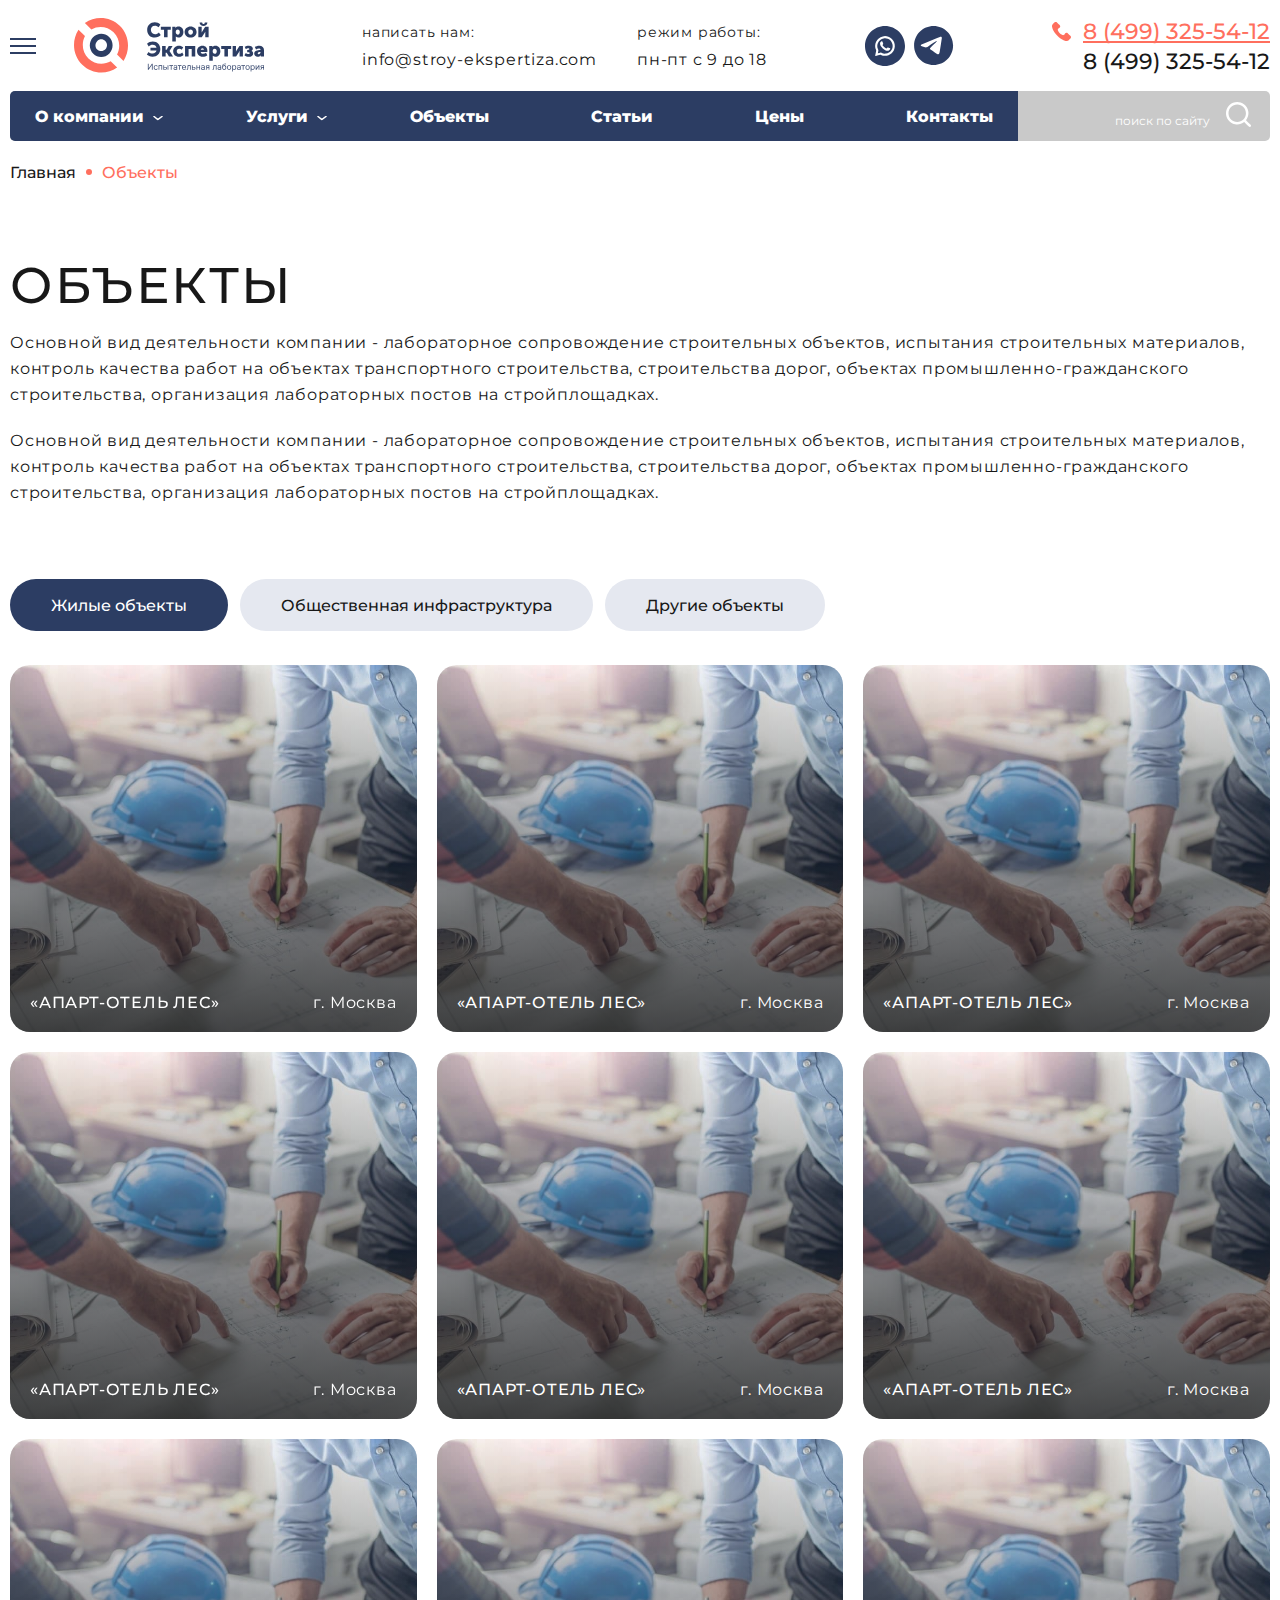
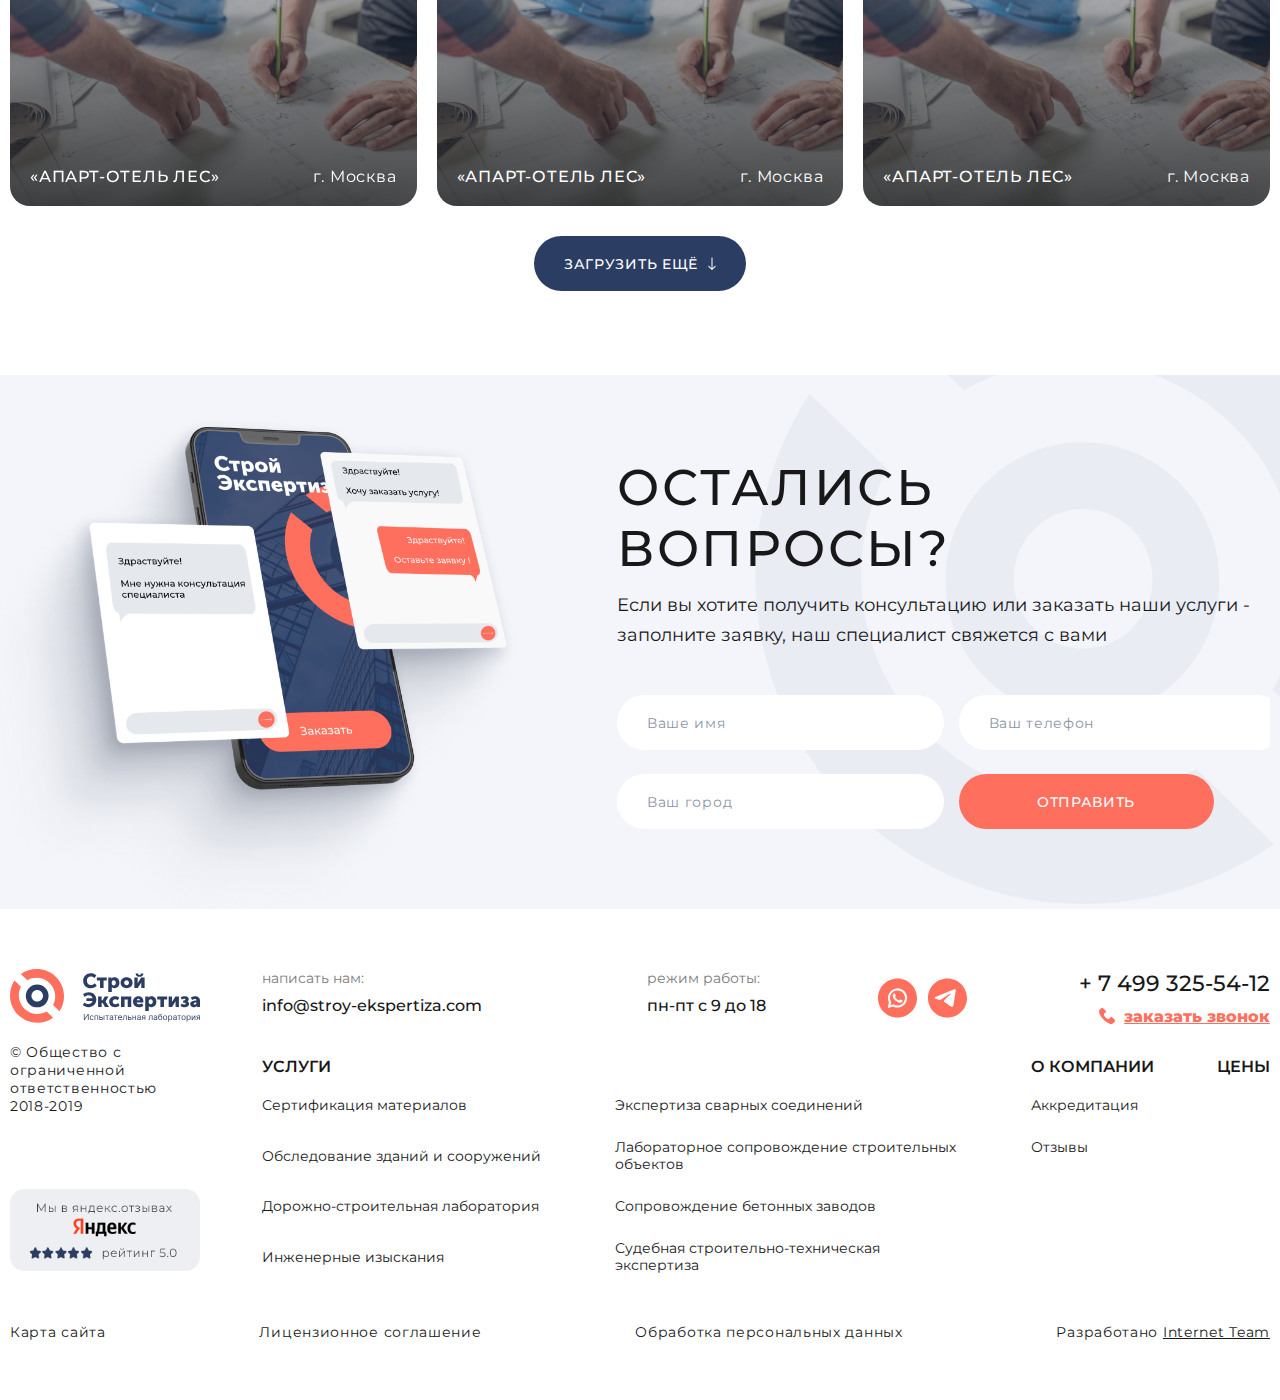
<file: pages/objects.html>
<!DOCTYPE html>
<html lang="ru">

<head>
    <meta charset="UTF-8" />
    <meta name="viewport" content="width=device-width, user-scalable=no, viewport-fit=cover" />
    <title>Объекты</title>

    <link rel="apple-touch-icon" sizes="180x180" href="../img/favicon/apple-touch-icon.png">
    <link rel="icon" type="image/png" sizes="32x32" href="../img/favicon/favicon-32x32.png">
    <link rel="icon" type="image/png" sizes="16x16" href="../img/favicon/favicon-16x16.png">
    <link rel="manifest" href="../img/favicon/site.webmanifest">
    <meta name="msapplication-TileColor" content="#da532c">
    <meta name="theme-color" content="#ffffff">

    <link rel="stylesheet" type="text/css" href="../fonts/stylesheet.css" />

    <link rel="stylesheet" type="text/css" href="../libs/swiper/swiper-bundle.min.css" />
    <link rel="stylesheet" type="text/css" href="../libs/selectric/selectric.css" />
    <link rel="stylesheet" type="text/css" href="../libs/micromodal/micromodal.css" />
    <link rel="stylesheet" type="text/css" href="../libs/fancybox/fancybox.css" />
    <link rel="stylesheet" type="text/css" href="../libs/jquery-ui/jquery-ui.min.css" />
    <link rel="stylesheet" type="text/css" href="../libs/range/ion.rangeSlider.min.css" />

    <link rel="stylesheet" type="text/css" href="../css/style.css" />
</head>

<body>

    <div class="site-wrapper">
        <header class="header">
            <div class="container">
                <div class="header__top">
                    <button class="burger">
                        <span class="burger__line"></span>
                        <span class="burger__line"></span>
                        <span class="burger__line"></span>
                    </button>

                    <div class="logo">
                        <a href="/"></a>
                        <picture class="picture">
                            <img src="../img/svg/logo.svg" alt="" />
                        </picture>
                    </div>

                    <ul class="header-top__info">
                        <li>
                            <span class="header-top__title">написать нам:</span>
                            <a href="mailto:info@stroy-ekspertiza.com">info@stroy-ekspertiza.com</a>
                        </li>
                        <li>
                            <span class="header-top__title">режим работы:</span>
                            <span class="header-top__txt">пн-пт с 9 до 18</span>
                        </li>
                    </ul>

                    <ul class="social">
                        <li>
                            <a href="#" class="icon-custom icon-custom--whatsapp"></a>
                        </li>
                        <li>
                            <a href="#" class="icon-custom icon-custom--telegram"></a>
                        </li>
                    </ul>

                    <div class="phone-block">
                        <svg class="phone-block__icon" width="19" height="19" viewBox="0 0 19 19" fill="none"
                            xmlns="http://www.w3.org/2000/svg">
                            <path
                                d="M14.2847 18.9991C13.8161 18.8963 13.34 18.8185 12.8797 18.6852C11.9563 18.4186 11.0936 18.0034 10.2638 17.5238C7.85056 16.1286 5.79238 14.3103 3.96875 12.2171C2.83675 10.9172 1.84659 9.51833 1.07338 7.97361C0.576916 6.98161 0.184284 5.95165 0.0442906 4.84484C-0.0572281 4.04124 -0.0108725 3.25245 0.46798 2.5493C0.48884 2.51875 0.506455 2.48449 0.532414 2.45903C1.23285 1.76143 1.91335 1.04115 2.64252 0.374109C3.1872 -0.123976 4.15556 -0.111478 4.78971 0.33291C4.93063 0.431509 5.06552 0.542606 5.18744 0.663887C6.0084 1.47814 6.82796 2.2947 7.64289 3.11497C8.28028 3.75609 8.39756 4.63329 7.94977 5.36839C7.75044 5.69566 7.46952 5.92896 7.10656 6.0595C6.57718 6.24976 6.16739 6.5724 5.94442 7.10243C5.8035 7.43711 5.77847 7.7778 5.87211 8.13285C6.12892 9.10634 6.66479 9.92013 7.31794 10.6654C8.08281 11.538 8.95614 12.2777 10.0061 12.7887C10.446 13.0026 10.8998 13.1827 11.4093 13.1095C12.0462 13.0179 12.5227 12.705 12.8143 12.1212C12.9487 11.8528 13.0605 11.5574 13.2538 11.3371C13.8731 10.6321 14.949 10.5687 15.68 11.1616C15.7662 11.2315 15.8469 11.3088 15.9257 11.3875C16.7314 12.1911 17.5333 12.9984 18.3431 13.7983C18.6978 14.1488 18.9495 14.5427 18.9699 15.0565C18.9713 15.0857 18.9893 15.1139 19 15.1426C19 15.1796 19 15.2167 19 15.2537C18.9879 15.294 18.968 15.3333 18.9652 15.3745C18.9309 15.8444 18.7358 16.2439 18.4113 16.5753C17.8573 17.141 17.2918 17.6951 16.7327 18.2556C16.4801 18.5089 16.1932 18.7107 15.8511 18.819C15.6179 18.8926 15.3759 18.9403 15.1381 19C14.8544 18.9991 14.5698 18.9991 14.2847 18.9991Z"
                                fill="#FF6F5E" />
                        </svg>
                        <a href="tel:84993255412" class="phone-block__link">8 (499) 325-54-12</a>
                        <a href="tel:84993255412" class="phone-block__link">8 (499) 325-54-12</a>
                    </div>
                </div>
                <div class="header__bottom">
                    <nav class="menu">
                        <ul>
                            <li>
                                <a href="#" class="menu-link">О компании</a>
                                <ul class="menu-sub">
                                    <li><a href="#">Ссылка</a></li>
                                    <li><a href="#">Статьи</a></li>
                                    <li><a href="#">Объекты</a></li>
                                    <li><a href="#">Контакты</a></li>
                                </ul>
                            </li>
                            <li>
                                <a href="#" class="menu-link">Услуги</a>
                                <ul class="menu-sub">
                                    <li><a href="#">Ссылка</a></li>
                                    <li><a href="#">Статьи</a></li>
                                    <li><a href="#">Объекты</a></li>
                                    <li><a href="#">Контакты</a></li>
                                </ul>
                            </li>
                            <li><a href="#" class="menu-link">Объекты</a></li>
                            <li><a href="#" class="menu-link">Статьи</a></li>
                            <li><a href="#" class="menu-link">Цены</a></li>
                            <li><a href="#" class="menu-link">Контакты</a></li>
                        </ul>
                    </nav>

                    <div class="search-block">
                        <input type="text">
                        <label for="">поиск по сайту</label>
                        <button class="icon-search">
                            <svg width="25" height="25" viewBox="0 0 25 25" fill="none"
                                xmlns="http://www.w3.org/2000/svg">
                                <path
                                    d="M19.9991 18.2118C20.0834 18.2999 20.1536 18.3779 20.2285 18.4528C21.6876 19.9115 23.1514 21.3662 24.605 22.8303C25.3205 23.551 25.0201 24.707 24.0565 24.9567C23.5618 25.0846 23.1436 24.9223 22.7855 24.5627C21.3427 23.115 19.8954 21.672 18.4495 20.2274C18.3754 20.1533 18.2974 20.0831 18.2115 20.0019C15.4619 22.1033 12.39 22.8841 9.00674 22.218C6.21495 21.6681 3.96077 20.1985 2.24028 17.931C-1.10862 13.5184 -0.656847 7.25479 3.28662 3.30318C7.24568 -0.662458 13.4956 -1.11877 17.9634 2.26731C20.4681 4.16589 21.956 6.69551 22.3516 9.8195C22.7457 12.9287 21.9116 15.7219 19.9991 18.2118ZM19.9344 11.2243C19.9445 6.4264 16.0681 2.52082 11.2836 2.50834C6.41704 2.49586 2.49933 6.38428 2.50245 11.222C2.50635 16.0449 6.39676 19.9317 11.2227 19.9341C16.0557 19.9356 19.9242 16.0683 19.9344 11.2243Z"
                                    fill="white" />
                            </svg>
                        </button>
                    </div>

                </div>
            </div>
            <div class="menu-invis">
                <div class="search-block">
                    <input type="text">
                    <label for="">поиск по сайту</label>
                    <button class="icon-search">
                        <svg width="25" height="25" viewBox="0 0 25 25" fill="none" xmlns="http://www.w3.org/2000/svg">
                            <path
                                d="M19.9991 18.2118C20.0834 18.2999 20.1536 18.3779 20.2285 18.4528C21.6876 19.9115 23.1514 21.3662 24.605 22.8303C25.3205 23.551 25.0201 24.707 24.0565 24.9567C23.5618 25.0846 23.1436 24.9223 22.7855 24.5627C21.3427 23.115 19.8954 21.672 18.4495 20.2274C18.3754 20.1533 18.2974 20.0831 18.2115 20.0019C15.4619 22.1033 12.39 22.8841 9.00674 22.218C6.21495 21.6681 3.96077 20.1985 2.24028 17.931C-1.10862 13.5184 -0.656847 7.25479 3.28662 3.30318C7.24568 -0.662458 13.4956 -1.11877 17.9634 2.26731C20.4681 4.16589 21.956 6.69551 22.3516 9.8195C22.7457 12.9287 21.9116 15.7219 19.9991 18.2118ZM19.9344 11.2243C19.9445 6.4264 16.0681 2.52082 11.2836 2.50834C6.41704 2.49586 2.49933 6.38428 2.50245 11.222C2.50635 16.0449 6.39676 19.9317 11.2227 19.9341C16.0557 19.9356 19.9242 16.0683 19.9344 11.2243Z"
                                fill="white"></path>
                        </svg>
                    </button>
                </div>

                <nav class="menu">
                    <ul>
                        <li>
                            <a href="#" class="menu-link">О компании</a>
                            <ul class="menu-sub">
                                <li><a href="#">Ссылка</a></li>
                                <li><a href="#">Статьи</a></li>
                                <li><a href="#">Объекты</a></li>
                                <li><a href="#">Контакты</a></li>
                            </ul>
                        </li>
                        <li>
                            <a href="#" class="menu-link">Услуги</a>
                            <ul class="menu-sub">
                                <li><a href="#">Ссылка</a></li>
                                <li><a href="#">Статьи</a></li>
                                <li><a href="#">Объекты</a></li>
                                <li><a href="#">Контакты</a></li>
                            </ul>
                        </li>
                        <li><a href="#" class="menu-link not-arrow">Объекты</a></li>
                        <li><a href="#" class="menu-link not-arrow">Статьи</a></li>
                        <li><a href="#" class="menu-link not-arrow">Цены</a></li>
                        <li><a href="#" class="menu-link not-arrow">Контакты</a></li>
                    </ul>
                </nav>

                <ul class="header-top__info">
                    <li>
                        <span class="header-top__title">написать нам:</span>
                        <a href="mailto:info@stroy-ekspertiza.com">info@stroy-ekspertiza.com</a>
                    </li>
                    <li>
                        <span class="header-top__title">режим работы:</span>
                        <span class="header-top__txt">пн-пт с 9 до 18</span>
                    </li>
                </ul>

                <ul class="social">
                    <li>
                        <a href="#" class="icon-custom icon-custom--whatsapp"></a>
                    </li>
                    <li>
                        <a href="#" class="icon-custom icon-custom--telegram"></a>
                    </li>
                </ul>

                <div class="phone-block">
                    <svg class="phone-block__icon" width="19" height="19" viewBox="0 0 19 19" fill="none"
                        xmlns="http://www.w3.org/2000/svg">
                        <path
                            d="M14.2847 18.9991C13.8161 18.8963 13.34 18.8185 12.8797 18.6852C11.9563 18.4186 11.0936 18.0034 10.2638 17.5238C7.85056 16.1286 5.79238 14.3103 3.96875 12.2171C2.83675 10.9172 1.84659 9.51833 1.07338 7.97361C0.576916 6.98161 0.184284 5.95165 0.0442906 4.84484C-0.0572281 4.04124 -0.0108725 3.25245 0.46798 2.5493C0.48884 2.51875 0.506455 2.48449 0.532414 2.45903C1.23285 1.76143 1.91335 1.04115 2.64252 0.374109C3.1872 -0.123976 4.15556 -0.111478 4.78971 0.33291C4.93063 0.431509 5.06552 0.542606 5.18744 0.663887C6.0084 1.47814 6.82796 2.2947 7.64289 3.11497C8.28028 3.75609 8.39756 4.63329 7.94977 5.36839C7.75044 5.69566 7.46952 5.92896 7.10656 6.0595C6.57718 6.24976 6.16739 6.5724 5.94442 7.10243C5.8035 7.43711 5.77847 7.7778 5.87211 8.13285C6.12892 9.10634 6.66479 9.92013 7.31794 10.6654C8.08281 11.538 8.95614 12.2777 10.0061 12.7887C10.446 13.0026 10.8998 13.1827 11.4093 13.1095C12.0462 13.0179 12.5227 12.705 12.8143 12.1212C12.9487 11.8528 13.0605 11.5574 13.2538 11.3371C13.8731 10.6321 14.949 10.5687 15.68 11.1616C15.7662 11.2315 15.8469 11.3088 15.9257 11.3875C16.7314 12.1911 17.5333 12.9984 18.3431 13.7983C18.6978 14.1488 18.9495 14.5427 18.9699 15.0565C18.9713 15.0857 18.9893 15.1139 19 15.1426C19 15.1796 19 15.2167 19 15.2537C18.9879 15.294 18.968 15.3333 18.9652 15.3745C18.9309 15.8444 18.7358 16.2439 18.4113 16.5753C17.8573 17.141 17.2918 17.6951 16.7327 18.2556C16.4801 18.5089 16.1932 18.7107 15.8511 18.819C15.6179 18.8926 15.3759 18.9403 15.1381 19C14.8544 18.9991 14.5698 18.9991 14.2847 18.9991Z"
                            fill="#FF6F5E"></path>
                    </svg>
                    <a href="tel:84993255412" class="phone-block__link">8 (499) 325-54-12</a>
                    <a href="tel:84993255412" class="phone-block__link">8 (499) 325-54-12</a>
                </div>
            </div>
        </header>

        <main class="main">
            <section class="breadcrumbs">
                <div class="container">
                    <ul class="breadcrumbs__list">
                        <li class="breadcrumbs__item">
                            <a href="#" class="breadcrumbs__link">Главная</a>
                        </li>
                        <li class="breadcrumbs__item">
                            <span class="breadcrumbs__link">Объекты</span>
                        </li>
                    </ul>
                </div>
            </section>

            <section class="text-simple">
                <div class="container">
                    <h2 class="caption caption--h2">объекты</h2>
                    <p>Основной вид деятельности компании - лабораторное сопровождение строительных объектов, испытания
                        строительных материалов, контроль качества работ на объектах транспортного строительства,
                        строительства дорог, объектах промышленно-гражданского строительства, организация лабораторных
                        постов на стройплощадках.</p>

                    <p>Основной вид деятельности компании - лабораторное сопровождение строительных объектов, испытания
                        строительных материалов, контроль качества работ на объектах транспортного строительства,
                        строительства дорог, объектах промышленно-гражданского строительства, организация лабораторных
                        постов на стройплощадках.</p>
                </div>
            </section>

            <section class="objects-section">
                <div class="container">
                    <div class="tabs">
                        <ul class="tabs-links">
                            <li><a href="#tab1" class="tabs-link">Жилые объекты</a></li>
                            <li><a href="#tab2" class="tabs-link">Общественная инфраструктура</a></li>
                            <li><a href="#tab3" class="tabs-link">Другие объекты</a></li>
                        </ul>
                        <div class="tabs-body" id="tab1">
                            <div class="object-list">
                                <div class="object-item">
                                    <div class="object-item__front">
                                        <picture class="picture">
                                            <img src="../img/pic-service1.png" alt="" />
                                        </picture>
                                        <div class="object-item__info">
                                            <span class="object-item__name">«апарт-отель лес»</span>
                                            <span class="object-item__city">г. Москва</span>
                                        </div>
                                    </div>
                                    <div class="object-item__back">
                                        <div class="object-item__info">
                                            <span class="object-item__name">«апарт-отель лес»</span>
                                            <span class="object-item__city">г. Москва</span>
                                        </div>
                                        <div class="object-item__text">
                                            <p>В 2015 году организовали лаборотаторный пост с шестью
                                                специалистами
                                                для оперативного контроля земляных и бетонных работ.
                                            </p>
                                        </div>
                                        <a href="#" class="link-more">
                                            <svg width="14" height="8" viewBox="0 0 14 8" fill="none"
                                                xmlns="http://www.w3.org/2000/svg">
                                                <path
                                                    d="M13.3536 4.35355C13.5488 4.15829 13.5488 3.84171 13.3536 3.64645L10.1716 0.464466C9.97631 0.269204 9.65973 0.269204 9.46447 0.464466C9.2692 0.659728 9.2692 0.976311 9.46447 1.17157L12.2929 4L9.46447 6.82843C9.2692 7.02369 9.2692 7.34027 9.46447 7.53553C9.65973 7.7308 9.97631 7.7308 10.1716 7.53553L13.3536 4.35355ZM0 4.5H13V3.5H0V4.5Z"
                                                    fill="white" />
                                            </svg>
                                            подробнее
                                        </a>
                                    </div>

                                </div>
                                <div class="object-item">
                                    <div class="object-item__front">
                                        <picture class="picture">
                                            <img src="../img/pic-service1.png" alt="" />
                                        </picture>
                                        <div class="object-item__info">
                                            <span class="object-item__name">«апарт-отель лес»</span>
                                            <span class="object-item__city">г. Москва</span>
                                        </div>
                                    </div>
                                    <div class="object-item__back">
                                        <div class="object-item__info">
                                            <span class="object-item__name">«апарт-отель лес»</span>
                                            <span class="object-item__city">г. Москва</span>
                                        </div>
                                        <div class="object-item__text">
                                            <p>В 2015 году организовали лаборотаторный пост с шестью
                                                специалистами
                                                для оперативного контроля земляных и бетонных работ.
                                            </p>
                                        </div>
                                        <a href="#" class="link-more">
                                            <svg width="14" height="8" viewBox="0 0 14 8" fill="none"
                                                xmlns="http://www.w3.org/2000/svg">
                                                <path
                                                    d="M13.3536 4.35355C13.5488 4.15829 13.5488 3.84171 13.3536 3.64645L10.1716 0.464466C9.97631 0.269204 9.65973 0.269204 9.46447 0.464466C9.2692 0.659728 9.2692 0.976311 9.46447 1.17157L12.2929 4L9.46447 6.82843C9.2692 7.02369 9.2692 7.34027 9.46447 7.53553C9.65973 7.7308 9.97631 7.7308 10.1716 7.53553L13.3536 4.35355ZM0 4.5H13V3.5H0V4.5Z"
                                                    fill="white" />
                                            </svg>
                                            подробнее
                                        </a>
                                    </div>

                                </div>
                                <div class="object-item">
                                    <div class="object-item__front">
                                        <picture class="picture">
                                            <img src="../img/pic-service1.png" alt="" />
                                        </picture>
                                        <div class="object-item__info">
                                            <span class="object-item__name">«апарт-отель лес»</span>
                                            <span class="object-item__city">г. Москва</span>
                                        </div>
                                    </div>
                                    <div class="object-item__back">
                                        <div class="object-item__info">
                                            <span class="object-item__name">«апарт-отель лес»</span>
                                            <span class="object-item__city">г. Москва</span>
                                        </div>
                                        <div class="object-item__text">
                                            <p>В 2015 году организовали лаборотаторный пост с шестью
                                                специалистами
                                                для оперативного контроля земляных и бетонных работ.
                                            </p>
                                        </div>
                                        <a href="#" class="link-more">
                                            <svg width="14" height="8" viewBox="0 0 14 8" fill="none"
                                                xmlns="http://www.w3.org/2000/svg">
                                                <path
                                                    d="M13.3536 4.35355C13.5488 4.15829 13.5488 3.84171 13.3536 3.64645L10.1716 0.464466C9.97631 0.269204 9.65973 0.269204 9.46447 0.464466C9.2692 0.659728 9.2692 0.976311 9.46447 1.17157L12.2929 4L9.46447 6.82843C9.2692 7.02369 9.2692 7.34027 9.46447 7.53553C9.65973 7.7308 9.97631 7.7308 10.1716 7.53553L13.3536 4.35355ZM0 4.5H13V3.5H0V4.5Z"
                                                    fill="white" />
                                            </svg>
                                            подробнее
                                        </a>
                                    </div>

                                </div>
                                <div class="object-item">
                                    <div class="object-item__front">
                                        <picture class="picture">
                                            <img src="../img/pic-service1.png" alt="" />
                                        </picture>
                                        <div class="object-item__info">
                                            <span class="object-item__name">«апарт-отель лес»</span>
                                            <span class="object-item__city">г. Москва</span>
                                        </div>
                                    </div>
                                    <div class="object-item__back">
                                        <div class="object-item__info">
                                            <span class="object-item__name">«апарт-отель лес»</span>
                                            <span class="object-item__city">г. Москва</span>
                                        </div>
                                        <div class="object-item__text">
                                            <p>В 2015 году организовали лаборотаторный пост с шестью
                                                специалистами
                                                для оперативного контроля земляных и бетонных работ.
                                            </p>
                                        </div>
                                        <a href="#" class="link-more">
                                            <svg width="14" height="8" viewBox="0 0 14 8" fill="none"
                                                xmlns="http://www.w3.org/2000/svg">
                                                <path
                                                    d="M13.3536 4.35355C13.5488 4.15829 13.5488 3.84171 13.3536 3.64645L10.1716 0.464466C9.97631 0.269204 9.65973 0.269204 9.46447 0.464466C9.2692 0.659728 9.2692 0.976311 9.46447 1.17157L12.2929 4L9.46447 6.82843C9.2692 7.02369 9.2692 7.34027 9.46447 7.53553C9.65973 7.7308 9.97631 7.7308 10.1716 7.53553L13.3536 4.35355ZM0 4.5H13V3.5H0V4.5Z"
                                                    fill="white" />
                                            </svg>
                                            подробнее
                                        </a>
                                    </div>

                                </div>
                                <div class="object-item">
                                    <div class="object-item__front">
                                        <picture class="picture">
                                            <img src="../img/pic-service1.png" alt="" />
                                        </picture>
                                        <div class="object-item__info">
                                            <span class="object-item__name">«апарт-отель лес»</span>
                                            <span class="object-item__city">г. Москва</span>
                                        </div>
                                    </div>
                                    <div class="object-item__back">
                                        <div class="object-item__info">
                                            <span class="object-item__name">«апарт-отель лес»</span>
                                            <span class="object-item__city">г. Москва</span>
                                        </div>
                                        <div class="object-item__text">
                                            <p>В 2015 году организовали лаборотаторный пост с шестью
                                                специалистами
                                                для оперативного контроля земляных и бетонных работ.
                                            </p>
                                        </div>
                                        <a href="#" class="link-more">
                                            <svg width="14" height="8" viewBox="0 0 14 8" fill="none"
                                                xmlns="http://www.w3.org/2000/svg">
                                                <path
                                                    d="M13.3536 4.35355C13.5488 4.15829 13.5488 3.84171 13.3536 3.64645L10.1716 0.464466C9.97631 0.269204 9.65973 0.269204 9.46447 0.464466C9.2692 0.659728 9.2692 0.976311 9.46447 1.17157L12.2929 4L9.46447 6.82843C9.2692 7.02369 9.2692 7.34027 9.46447 7.53553C9.65973 7.7308 9.97631 7.7308 10.1716 7.53553L13.3536 4.35355ZM0 4.5H13V3.5H0V4.5Z"
                                                    fill="white" />
                                            </svg>
                                            подробнее
                                        </a>
                                    </div>

                                </div>
                                <div class="object-item">
                                    <div class="object-item__front">
                                        <picture class="picture">
                                            <img src="../img/pic-service1.png" alt="" />
                                        </picture>
                                        <div class="object-item__info">
                                            <span class="object-item__name">«апарт-отель лес»</span>
                                            <span class="object-item__city">г. Москва</span>
                                        </div>
                                    </div>
                                    <div class="object-item__back">
                                        <div class="object-item__info">
                                            <span class="object-item__name">«апарт-отель лес»</span>
                                            <span class="object-item__city">г. Москва</span>
                                        </div>
                                        <div class="object-item__text">
                                            <p>В 2015 году организовали лаборотаторный пост с шестью
                                                специалистами
                                                для оперативного контроля земляных и бетонных работ.
                                            </p>
                                        </div>
                                        <a href="#" class="link-more">
                                            <svg width="14" height="8" viewBox="0 0 14 8" fill="none"
                                                xmlns="http://www.w3.org/2000/svg">
                                                <path
                                                    d="M13.3536 4.35355C13.5488 4.15829 13.5488 3.84171 13.3536 3.64645L10.1716 0.464466C9.97631 0.269204 9.65973 0.269204 9.46447 0.464466C9.2692 0.659728 9.2692 0.976311 9.46447 1.17157L12.2929 4L9.46447 6.82843C9.2692 7.02369 9.2692 7.34027 9.46447 7.53553C9.65973 7.7308 9.97631 7.7308 10.1716 7.53553L13.3536 4.35355ZM0 4.5H13V3.5H0V4.5Z"
                                                    fill="white" />
                                            </svg>
                                            подробнее
                                        </a>
                                    </div>

                                </div>
                                <div class="object-item">
                                    <div class="object-item__front">
                                        <picture class="picture">
                                            <img src="../img/pic-service1.png" alt="" />
                                        </picture>
                                        <div class="object-item__info">
                                            <span class="object-item__name">«апарт-отель лес»</span>
                                            <span class="object-item__city">г. Москва</span>
                                        </div>
                                    </div>
                                    <div class="object-item__back">
                                        <div class="object-item__info">
                                            <span class="object-item__name">«апарт-отель лес»</span>
                                            <span class="object-item__city">г. Москва</span>
                                        </div>
                                        <div class="object-item__text">
                                            <p>В 2015 году организовали лаборотаторный пост с шестью
                                                специалистами
                                                для оперативного контроля земляных и бетонных работ.
                                            </p>
                                        </div>
                                        <a href="#" class="link-more">
                                            <svg width="14" height="8" viewBox="0 0 14 8" fill="none"
                                                xmlns="http://www.w3.org/2000/svg">
                                                <path
                                                    d="M13.3536 4.35355C13.5488 4.15829 13.5488 3.84171 13.3536 3.64645L10.1716 0.464466C9.97631 0.269204 9.65973 0.269204 9.46447 0.464466C9.2692 0.659728 9.2692 0.976311 9.46447 1.17157L12.2929 4L9.46447 6.82843C9.2692 7.02369 9.2692 7.34027 9.46447 7.53553C9.65973 7.7308 9.97631 7.7308 10.1716 7.53553L13.3536 4.35355ZM0 4.5H13V3.5H0V4.5Z"
                                                    fill="white" />
                                            </svg>
                                            подробнее
                                        </a>
                                    </div>

                                </div>
                                <div class="object-item">
                                    <div class="object-item__front">
                                        <picture class="picture">
                                            <img src="../img/pic-service1.png" alt="" />
                                        </picture>
                                        <div class="object-item__info">
                                            <span class="object-item__name">«апарт-отель лес»</span>
                                            <span class="object-item__city">г. Москва</span>
                                        </div>
                                    </div>
                                    <div class="object-item__back">
                                        <div class="object-item__info">
                                            <span class="object-item__name">«апарт-отель лес»</span>
                                            <span class="object-item__city">г. Москва</span>
                                        </div>
                                        <div class="object-item__text">
                                            <p>В 2015 году организовали лаборотаторный пост с шестью
                                                специалистами
                                                для оперативного контроля земляных и бетонных работ.
                                            </p>
                                        </div>
                                        <a href="#" class="link-more">
                                            <svg width="14" height="8" viewBox="0 0 14 8" fill="none"
                                                xmlns="http://www.w3.org/2000/svg">
                                                <path
                                                    d="M13.3536 4.35355C13.5488 4.15829 13.5488 3.84171 13.3536 3.64645L10.1716 0.464466C9.97631 0.269204 9.65973 0.269204 9.46447 0.464466C9.2692 0.659728 9.2692 0.976311 9.46447 1.17157L12.2929 4L9.46447 6.82843C9.2692 7.02369 9.2692 7.34027 9.46447 7.53553C9.65973 7.7308 9.97631 7.7308 10.1716 7.53553L13.3536 4.35355ZM0 4.5H13V3.5H0V4.5Z"
                                                    fill="white" />
                                            </svg>
                                            подробнее
                                        </a>
                                    </div>

                                </div>
                                <div class="object-item">
                                    <div class="object-item__front">
                                        <picture class="picture">
                                            <img src="../img/pic-service1.png" alt="" />
                                        </picture>
                                        <div class="object-item__info">
                                            <span class="object-item__name">«апарт-отель лес»</span>
                                            <span class="object-item__city">г. Москва</span>
                                        </div>
                                    </div>
                                    <div class="object-item__back">
                                        <div class="object-item__info">
                                            <span class="object-item__name">«апарт-отель лес»</span>
                                            <span class="object-item__city">г. Москва</span>
                                        </div>
                                        <div class="object-item__text">
                                            <p>В 2015 году организовали лаборотаторный пост с шестью
                                                специалистами
                                                для оперативного контроля земляных и бетонных работ.
                                            </p>
                                        </div>
                                        <a href="#" class="link-more">
                                            <svg width="14" height="8" viewBox="0 0 14 8" fill="none"
                                                xmlns="http://www.w3.org/2000/svg">
                                                <path
                                                    d="M13.3536 4.35355C13.5488 4.15829 13.5488 3.84171 13.3536 3.64645L10.1716 0.464466C9.97631 0.269204 9.65973 0.269204 9.46447 0.464466C9.2692 0.659728 9.2692 0.976311 9.46447 1.17157L12.2929 4L9.46447 6.82843C9.2692 7.02369 9.2692 7.34027 9.46447 7.53553C9.65973 7.7308 9.97631 7.7308 10.1716 7.53553L13.3536 4.35355ZM0 4.5H13V3.5H0V4.5Z"
                                                    fill="white" />
                                            </svg>
                                            подробнее
                                        </a>
                                    </div>

                                </div>
                            </div>
                            <div class="btns-controls">
                                <button class="btn btn--blue">
                                    ЗАГРУЗИТЬ ЕЩЁ
                                    <svg width="8" height="13" viewBox="0 0 8 13" fill="none"
                                        xmlns="http://www.w3.org/2000/svg">
                                        <path
                                            d="M3.64645 12.8536C3.84171 13.0488 4.15829 13.0488 4.35355 12.8536L7.53553 9.67157C7.7308 9.47631 7.7308 9.15973 7.53553 8.96447C7.34027 8.7692 7.02369 8.7692 6.82843 8.96447L4 11.7929L1.17157 8.96447C0.97631 8.7692 0.659728 8.7692 0.464466 8.96447C0.269204 9.15973 0.269204 9.47631 0.464466 9.67157L3.64645 12.8536ZM3.5 0.5L3.5 12.5L4.5 12.5L4.5 0.5L3.5 0.5Z"
                                            fill="white"></path>
                                    </svg>
                                </button>
                            </div>
                        </div>
                        <div class="tabs-body" id="tab2">
                            <div class="object-list">
                                <div class="object-item">
                                    <div class="object-item__front">
                                        <picture class="picture">
                                            <img src="../img/pic-service1.png" alt="" />
                                        </picture>
                                        <div class="object-item__info">
                                            <span class="object-item__name">«апарт-отель лес»</span>
                                            <span class="object-item__city">г. Москва</span>
                                        </div>
                                    </div>
                                    <div class="object-item__back">
                                        <div class="object-item__info">
                                            <span class="object-item__name">«апарт-отель лес»</span>
                                            <span class="object-item__city">г. Москва</span>
                                        </div>
                                        <div class="object-item__text">
                                            <p>В 2015 году организовали лаборотаторный пост с шестью
                                                специалистами
                                                для оперативного контроля земляных и бетонных работ.
                                            </p>
                                        </div>
                                        <a href="#" class="link-more">
                                            <svg width="14" height="8" viewBox="0 0 14 8" fill="none"
                                                xmlns="http://www.w3.org/2000/svg">
                                                <path
                                                    d="M13.3536 4.35355C13.5488 4.15829 13.5488 3.84171 13.3536 3.64645L10.1716 0.464466C9.97631 0.269204 9.65973 0.269204 9.46447 0.464466C9.2692 0.659728 9.2692 0.976311 9.46447 1.17157L12.2929 4L9.46447 6.82843C9.2692 7.02369 9.2692 7.34027 9.46447 7.53553C9.65973 7.7308 9.97631 7.7308 10.1716 7.53553L13.3536 4.35355ZM0 4.5H13V3.5H0V4.5Z"
                                                    fill="white" />
                                            </svg>
                                            подробнее
                                        </a>
                                    </div>

                                </div>
                                <div class="object-item">
                                    <div class="object-item__front">
                                        <picture class="picture">
                                            <img src="../img/pic-service1.png" alt="" />
                                        </picture>
                                        <div class="object-item__info">
                                            <span class="object-item__name">«апарт-отель лес»</span>
                                            <span class="object-item__city">г. Москва</span>
                                        </div>
                                    </div>
                                    <div class="object-item__back">
                                        <div class="object-item__info">
                                            <span class="object-item__name">«апарт-отель лес»</span>
                                            <span class="object-item__city">г. Москва</span>
                                        </div>
                                        <div class="object-item__text">
                                            <p>В 2015 году организовали лаборотаторный пост с шестью
                                                специалистами
                                                для оперативного контроля земляных и бетонных работ.
                                            </p>
                                        </div>
                                        <a href="#" class="link-more">
                                            <svg width="14" height="8" viewBox="0 0 14 8" fill="none"
                                                xmlns="http://www.w3.org/2000/svg">
                                                <path
                                                    d="M13.3536 4.35355C13.5488 4.15829 13.5488 3.84171 13.3536 3.64645L10.1716 0.464466C9.97631 0.269204 9.65973 0.269204 9.46447 0.464466C9.2692 0.659728 9.2692 0.976311 9.46447 1.17157L12.2929 4L9.46447 6.82843C9.2692 7.02369 9.2692 7.34027 9.46447 7.53553C9.65973 7.7308 9.97631 7.7308 10.1716 7.53553L13.3536 4.35355ZM0 4.5H13V3.5H0V4.5Z"
                                                    fill="white" />
                                            </svg>
                                            подробнее
                                        </a>
                                    </div>

                                </div>
                                <div class="object-item">
                                    <div class="object-item__front">
                                        <picture class="picture">
                                            <img src="../img/pic-service1.png" alt="" />
                                        </picture>
                                        <div class="object-item__info">
                                            <span class="object-item__name">«апарт-отель лес»</span>
                                            <span class="object-item__city">г. Москва</span>
                                        </div>
                                    </div>
                                    <div class="object-item__back">
                                        <div class="object-item__info">
                                            <span class="object-item__name">«апарт-отель лес»</span>
                                            <span class="object-item__city">г. Москва</span>
                                        </div>
                                        <div class="object-item__text">
                                            <p>В 2015 году организовали лаборотаторный пост с шестью
                                                специалистами
                                                для оперативного контроля земляных и бетонных работ.
                                            </p>
                                        </div>
                                        <a href="#" class="link-more">
                                            <svg width="14" height="8" viewBox="0 0 14 8" fill="none"
                                                xmlns="http://www.w3.org/2000/svg">
                                                <path
                                                    d="M13.3536 4.35355C13.5488 4.15829 13.5488 3.84171 13.3536 3.64645L10.1716 0.464466C9.97631 0.269204 9.65973 0.269204 9.46447 0.464466C9.2692 0.659728 9.2692 0.976311 9.46447 1.17157L12.2929 4L9.46447 6.82843C9.2692 7.02369 9.2692 7.34027 9.46447 7.53553C9.65973 7.7308 9.97631 7.7308 10.1716 7.53553L13.3536 4.35355ZM0 4.5H13V3.5H0V4.5Z"
                                                    fill="white" />
                                            </svg>
                                            подробнее
                                        </a>
                                    </div>

                                </div>
                                <div class="object-item">
                                    <div class="object-item__front">
                                        <picture class="picture">
                                            <img src="../img/pic-service1.png" alt="" />
                                        </picture>
                                        <div class="object-item__info">
                                            <span class="object-item__name">«апарт-отель лес»</span>
                                            <span class="object-item__city">г. Москва</span>
                                        </div>
                                    </div>
                                    <div class="object-item__back">
                                        <div class="object-item__info">
                                            <span class="object-item__name">«апарт-отель лес»</span>
                                            <span class="object-item__city">г. Москва</span>
                                        </div>
                                        <div class="object-item__text">
                                            <p>В 2015 году организовали лаборотаторный пост с шестью
                                                специалистами
                                                для оперативного контроля земляных и бетонных работ.
                                            </p>
                                        </div>
                                        <a href="#" class="link-more">
                                            <svg width="14" height="8" viewBox="0 0 14 8" fill="none"
                                                xmlns="http://www.w3.org/2000/svg">
                                                <path
                                                    d="M13.3536 4.35355C13.5488 4.15829 13.5488 3.84171 13.3536 3.64645L10.1716 0.464466C9.97631 0.269204 9.65973 0.269204 9.46447 0.464466C9.2692 0.659728 9.2692 0.976311 9.46447 1.17157L12.2929 4L9.46447 6.82843C9.2692 7.02369 9.2692 7.34027 9.46447 7.53553C9.65973 7.7308 9.97631 7.7308 10.1716 7.53553L13.3536 4.35355ZM0 4.5H13V3.5H0V4.5Z"
                                                    fill="white" />
                                            </svg>
                                            подробнее
                                        </a>
                                    </div>

                                </div>
                                <div class="object-item">
                                    <div class="object-item__front">
                                        <picture class="picture">
                                            <img src="../img/pic-service1.png" alt="" />
                                        </picture>
                                        <div class="object-item__info">
                                            <span class="object-item__name">«апарт-отель лес»</span>
                                            <span class="object-item__city">г. Москва</span>
                                        </div>
                                    </div>
                                    <div class="object-item__back">
                                        <div class="object-item__info">
                                            <span class="object-item__name">«апарт-отель лес»</span>
                                            <span class="object-item__city">г. Москва</span>
                                        </div>
                                        <div class="object-item__text">
                                            <p>В 2015 году организовали лаборотаторный пост с шестью
                                                специалистами
                                                для оперативного контроля земляных и бетонных работ.
                                            </p>
                                        </div>
                                        <a href="#" class="link-more">
                                            <svg width="14" height="8" viewBox="0 0 14 8" fill="none"
                                                xmlns="http://www.w3.org/2000/svg">
                                                <path
                                                    d="M13.3536 4.35355C13.5488 4.15829 13.5488 3.84171 13.3536 3.64645L10.1716 0.464466C9.97631 0.269204 9.65973 0.269204 9.46447 0.464466C9.2692 0.659728 9.2692 0.976311 9.46447 1.17157L12.2929 4L9.46447 6.82843C9.2692 7.02369 9.2692 7.34027 9.46447 7.53553C9.65973 7.7308 9.97631 7.7308 10.1716 7.53553L13.3536 4.35355ZM0 4.5H13V3.5H0V4.5Z"
                                                    fill="white" />
                                            </svg>
                                            подробнее
                                        </a>
                                    </div>

                                </div>
                                <div class="object-item">
                                    <div class="object-item__front">
                                        <picture class="picture">
                                            <img src="../img/pic-service1.png" alt="" />
                                        </picture>
                                        <div class="object-item__info">
                                            <span class="object-item__name">«апарт-отель лес»</span>
                                            <span class="object-item__city">г. Москва</span>
                                        </div>
                                    </div>
                                    <div class="object-item__back">
                                        <div class="object-item__info">
                                            <span class="object-item__name">«апарт-отель лес»</span>
                                            <span class="object-item__city">г. Москва</span>
                                        </div>
                                        <div class="object-item__text">
                                            <p>В 2015 году организовали лаборотаторный пост с шестью
                                                специалистами
                                                для оперативного контроля земляных и бетонных работ.
                                            </p>
                                        </div>
                                        <a href="#" class="link-more">
                                            <svg width="14" height="8" viewBox="0 0 14 8" fill="none"
                                                xmlns="http://www.w3.org/2000/svg">
                                                <path
                                                    d="M13.3536 4.35355C13.5488 4.15829 13.5488 3.84171 13.3536 3.64645L10.1716 0.464466C9.97631 0.269204 9.65973 0.269204 9.46447 0.464466C9.2692 0.659728 9.2692 0.976311 9.46447 1.17157L12.2929 4L9.46447 6.82843C9.2692 7.02369 9.2692 7.34027 9.46447 7.53553C9.65973 7.7308 9.97631 7.7308 10.1716 7.53553L13.3536 4.35355ZM0 4.5H13V3.5H0V4.5Z"
                                                    fill="white" />
                                            </svg>
                                            подробнее
                                        </a>
                                    </div>

                                </div>
                                <div class="object-item">
                                    <div class="object-item__front">
                                        <picture class="picture">
                                            <img src="../img/pic-service1.png" alt="" />
                                        </picture>
                                        <div class="object-item__info">
                                            <span class="object-item__name">«апарт-отель лес»</span>
                                            <span class="object-item__city">г. Москва</span>
                                        </div>
                                    </div>
                                    <div class="object-item__back">
                                        <div class="object-item__info">
                                            <span class="object-item__name">«апарт-отель лес»</span>
                                            <span class="object-item__city">г. Москва</span>
                                        </div>
                                        <div class="object-item__text">
                                            <p>В 2015 году организовали лаборотаторный пост с шестью
                                                специалистами
                                                для оперативного контроля земляных и бетонных работ.
                                            </p>
                                        </div>
                                        <a href="#" class="link-more">
                                            <svg width="14" height="8" viewBox="0 0 14 8" fill="none"
                                                xmlns="http://www.w3.org/2000/svg">
                                                <path
                                                    d="M13.3536 4.35355C13.5488 4.15829 13.5488 3.84171 13.3536 3.64645L10.1716 0.464466C9.97631 0.269204 9.65973 0.269204 9.46447 0.464466C9.2692 0.659728 9.2692 0.976311 9.46447 1.17157L12.2929 4L9.46447 6.82843C9.2692 7.02369 9.2692 7.34027 9.46447 7.53553C9.65973 7.7308 9.97631 7.7308 10.1716 7.53553L13.3536 4.35355ZM0 4.5H13V3.5H0V4.5Z"
                                                    fill="white" />
                                            </svg>
                                            подробнее
                                        </a>
                                    </div>

                                </div>
                                <div class="object-item">
                                    <div class="object-item__front">
                                        <picture class="picture">
                                            <img src="../img/pic-service1.png" alt="" />
                                        </picture>
                                        <div class="object-item__info">
                                            <span class="object-item__name">«апарт-отель лес»</span>
                                            <span class="object-item__city">г. Москва</span>
                                        </div>
                                    </div>
                                    <div class="object-item__back">
                                        <div class="object-item__info">
                                            <span class="object-item__name">«апарт-отель лес»</span>
                                            <span class="object-item__city">г. Москва</span>
                                        </div>
                                        <div class="object-item__text">
                                            <p>В 2015 году организовали лаборотаторный пост с шестью
                                                специалистами
                                                для оперативного контроля земляных и бетонных работ.
                                            </p>
                                        </div>
                                        <a href="#" class="link-more">
                                            <svg width="14" height="8" viewBox="0 0 14 8" fill="none"
                                                xmlns="http://www.w3.org/2000/svg">
                                                <path
                                                    d="M13.3536 4.35355C13.5488 4.15829 13.5488 3.84171 13.3536 3.64645L10.1716 0.464466C9.97631 0.269204 9.65973 0.269204 9.46447 0.464466C9.2692 0.659728 9.2692 0.976311 9.46447 1.17157L12.2929 4L9.46447 6.82843C9.2692 7.02369 9.2692 7.34027 9.46447 7.53553C9.65973 7.7308 9.97631 7.7308 10.1716 7.53553L13.3536 4.35355ZM0 4.5H13V3.5H0V4.5Z"
                                                    fill="white" />
                                            </svg>
                                            подробнее
                                        </a>
                                    </div>

                                </div>
                                <div class="object-item">
                                    <div class="object-item__front">
                                        <picture class="picture">
                                            <img src="../img/pic-service1.png" alt="" />
                                        </picture>
                                        <div class="object-item__info">
                                            <span class="object-item__name">«апарт-отель лес»</span>
                                            <span class="object-item__city">г. Москва</span>
                                        </div>
                                    </div>
                                    <div class="object-item__back">
                                        <div class="object-item__info">
                                            <span class="object-item__name">«апарт-отель лес»</span>
                                            <span class="object-item__city">г. Москва</span>
                                        </div>
                                        <div class="object-item__text">
                                            <p>В 2015 году организовали лаборотаторный пост с шестью
                                                специалистами
                                                для оперативного контроля земляных и бетонных работ.
                                            </p>
                                        </div>
                                        <a href="#" class="link-more">
                                            <svg width="14" height="8" viewBox="0 0 14 8" fill="none"
                                                xmlns="http://www.w3.org/2000/svg">
                                                <path
                                                    d="M13.3536 4.35355C13.5488 4.15829 13.5488 3.84171 13.3536 3.64645L10.1716 0.464466C9.97631 0.269204 9.65973 0.269204 9.46447 0.464466C9.2692 0.659728 9.2692 0.976311 9.46447 1.17157L12.2929 4L9.46447 6.82843C9.2692 7.02369 9.2692 7.34027 9.46447 7.53553C9.65973 7.7308 9.97631 7.7308 10.1716 7.53553L13.3536 4.35355ZM0 4.5H13V3.5H0V4.5Z"
                                                    fill="white" />
                                            </svg>
                                            подробнее
                                        </a>
                                    </div>

                                </div>
                            </div>
                            <div class="btns-controls">
                                <button class="btn btn--blue">
                                    ЗАГРУЗИТЬ ЕЩЁ
                                    <svg width="8" height="13" viewBox="0 0 8 13" fill="none"
                                        xmlns="http://www.w3.org/2000/svg">
                                        <path
                                            d="M3.64645 12.8536C3.84171 13.0488 4.15829 13.0488 4.35355 12.8536L7.53553 9.67157C7.7308 9.47631 7.7308 9.15973 7.53553 8.96447C7.34027 8.7692 7.02369 8.7692 6.82843 8.96447L4 11.7929L1.17157 8.96447C0.97631 8.7692 0.659728 8.7692 0.464466 8.96447C0.269204 9.15973 0.269204 9.47631 0.464466 9.67157L3.64645 12.8536ZM3.5 0.5L3.5 12.5L4.5 12.5L4.5 0.5L3.5 0.5Z"
                                            fill="white"></path>
                                    </svg>
                                </button>
                            </div>
                        </div>
                        <div class="tabs-body" id="tab3">
                            <div class="object-list">
                                <div class="object-item">
                                    <div class="object-item__front">
                                        <picture class="picture">
                                            <img src="../img/pic-service1.png" alt="" />
                                        </picture>
                                        <div class="object-item__info">
                                            <span class="object-item__name">«апарт-отель лес»</span>
                                            <span class="object-item__city">г. Москва</span>
                                        </div>
                                    </div>
                                    <div class="object-item__back">
                                        <div class="object-item__info">
                                            <span class="object-item__name">«апарт-отель лес»</span>
                                            <span class="object-item__city">г. Москва</span>
                                        </div>
                                        <div class="object-item__text">
                                            <p>В 2015 году организовали лаборотаторный пост с шестью
                                                специалистами
                                                для оперативного контроля земляных и бетонных работ.
                                            </p>
                                        </div>
                                        <a href="#" class="link-more">
                                            <svg width="14" height="8" viewBox="0 0 14 8" fill="none"
                                                xmlns="http://www.w3.org/2000/svg">
                                                <path
                                                    d="M13.3536 4.35355C13.5488 4.15829 13.5488 3.84171 13.3536 3.64645L10.1716 0.464466C9.97631 0.269204 9.65973 0.269204 9.46447 0.464466C9.2692 0.659728 9.2692 0.976311 9.46447 1.17157L12.2929 4L9.46447 6.82843C9.2692 7.02369 9.2692 7.34027 9.46447 7.53553C9.65973 7.7308 9.97631 7.7308 10.1716 7.53553L13.3536 4.35355ZM0 4.5H13V3.5H0V4.5Z"
                                                    fill="white" />
                                            </svg>
                                            подробнее
                                        </a>
                                    </div>

                                </div>
                                <div class="object-item">
                                    <div class="object-item__front">
                                        <picture class="picture">
                                            <img src="../img/pic-service1.png" alt="" />
                                        </picture>
                                        <div class="object-item__info">
                                            <span class="object-item__name">«апарт-отель лес»</span>
                                            <span class="object-item__city">г. Москва</span>
                                        </div>
                                    </div>
                                    <div class="object-item__back">
                                        <div class="object-item__info">
                                            <span class="object-item__name">«апарт-отель лес»</span>
                                            <span class="object-item__city">г. Москва</span>
                                        </div>
                                        <div class="object-item__text">
                                            <p>В 2015 году организовали лаборотаторный пост с шестью
                                                специалистами
                                                для оперативного контроля земляных и бетонных работ.
                                            </p>
                                        </div>
                                        <a href="#" class="link-more">
                                            <svg width="14" height="8" viewBox="0 0 14 8" fill="none"
                                                xmlns="http://www.w3.org/2000/svg">
                                                <path
                                                    d="M13.3536 4.35355C13.5488 4.15829 13.5488 3.84171 13.3536 3.64645L10.1716 0.464466C9.97631 0.269204 9.65973 0.269204 9.46447 0.464466C9.2692 0.659728 9.2692 0.976311 9.46447 1.17157L12.2929 4L9.46447 6.82843C9.2692 7.02369 9.2692 7.34027 9.46447 7.53553C9.65973 7.7308 9.97631 7.7308 10.1716 7.53553L13.3536 4.35355ZM0 4.5H13V3.5H0V4.5Z"
                                                    fill="white" />
                                            </svg>
                                            подробнее
                                        </a>
                                    </div>

                                </div>
                                <div class="object-item">
                                    <div class="object-item__front">
                                        <picture class="picture">
                                            <img src="../img/pic-service1.png" alt="" />
                                        </picture>
                                        <div class="object-item__info">
                                            <span class="object-item__name">«апарт-отель лес»</span>
                                            <span class="object-item__city">г. Москва</span>
                                        </div>
                                    </div>
                                    <div class="object-item__back">
                                        <div class="object-item__info">
                                            <span class="object-item__name">«апарт-отель лес»</span>
                                            <span class="object-item__city">г. Москва</span>
                                        </div>
                                        <div class="object-item__text">
                                            <p>В 2015 году организовали лаборотаторный пост с шестью
                                                специалистами
                                                для оперативного контроля земляных и бетонных работ.
                                            </p>
                                        </div>
                                        <a href="#" class="link-more">
                                            <svg width="14" height="8" viewBox="0 0 14 8" fill="none"
                                                xmlns="http://www.w3.org/2000/svg">
                                                <path
                                                    d="M13.3536 4.35355C13.5488 4.15829 13.5488 3.84171 13.3536 3.64645L10.1716 0.464466C9.97631 0.269204 9.65973 0.269204 9.46447 0.464466C9.2692 0.659728 9.2692 0.976311 9.46447 1.17157L12.2929 4L9.46447 6.82843C9.2692 7.02369 9.2692 7.34027 9.46447 7.53553C9.65973 7.7308 9.97631 7.7308 10.1716 7.53553L13.3536 4.35355ZM0 4.5H13V3.5H0V4.5Z"
                                                    fill="white" />
                                            </svg>
                                            подробнее
                                        </a>
                                    </div>

                                </div>
                                <div class="object-item">
                                    <div class="object-item__front">
                                        <picture class="picture">
                                            <img src="../img/pic-service1.png" alt="" />
                                        </picture>
                                        <div class="object-item__info">
                                            <span class="object-item__name">«апарт-отель лес»</span>
                                            <span class="object-item__city">г. Москва</span>
                                        </div>
                                    </div>
                                    <div class="object-item__back">
                                        <div class="object-item__info">
                                            <span class="object-item__name">«апарт-отель лес»</span>
                                            <span class="object-item__city">г. Москва</span>
                                        </div>
                                        <div class="object-item__text">
                                            <p>В 2015 году организовали лаборотаторный пост с шестью
                                                специалистами
                                                для оперативного контроля земляных и бетонных работ.
                                            </p>
                                        </div>
                                        <a href="#" class="link-more">
                                            <svg width="14" height="8" viewBox="0 0 14 8" fill="none"
                                                xmlns="http://www.w3.org/2000/svg">
                                                <path
                                                    d="M13.3536 4.35355C13.5488 4.15829 13.5488 3.84171 13.3536 3.64645L10.1716 0.464466C9.97631 0.269204 9.65973 0.269204 9.46447 0.464466C9.2692 0.659728 9.2692 0.976311 9.46447 1.17157L12.2929 4L9.46447 6.82843C9.2692 7.02369 9.2692 7.34027 9.46447 7.53553C9.65973 7.7308 9.97631 7.7308 10.1716 7.53553L13.3536 4.35355ZM0 4.5H13V3.5H0V4.5Z"
                                                    fill="white" />
                                            </svg>
                                            подробнее
                                        </a>
                                    </div>

                                </div>
                                <div class="object-item">
                                    <div class="object-item__front">
                                        <picture class="picture">
                                            <img src="../img/pic-service1.png" alt="" />
                                        </picture>
                                        <div class="object-item__info">
                                            <span class="object-item__name">«апарт-отель лес»</span>
                                            <span class="object-item__city">г. Москва</span>
                                        </div>
                                    </div>
                                    <div class="object-item__back">
                                        <div class="object-item__info">
                                            <span class="object-item__name">«апарт-отель лес»</span>
                                            <span class="object-item__city">г. Москва</span>
                                        </div>
                                        <div class="object-item__text">
                                            <p>В 2015 году организовали лаборотаторный пост с шестью
                                                специалистами
                                                для оперативного контроля земляных и бетонных работ.
                                            </p>
                                        </div>
                                        <a href="#" class="link-more">
                                            <svg width="14" height="8" viewBox="0 0 14 8" fill="none"
                                                xmlns="http://www.w3.org/2000/svg">
                                                <path
                                                    d="M13.3536 4.35355C13.5488 4.15829 13.5488 3.84171 13.3536 3.64645L10.1716 0.464466C9.97631 0.269204 9.65973 0.269204 9.46447 0.464466C9.2692 0.659728 9.2692 0.976311 9.46447 1.17157L12.2929 4L9.46447 6.82843C9.2692 7.02369 9.2692 7.34027 9.46447 7.53553C9.65973 7.7308 9.97631 7.7308 10.1716 7.53553L13.3536 4.35355ZM0 4.5H13V3.5H0V4.5Z"
                                                    fill="white" />
                                            </svg>
                                            подробнее
                                        </a>
                                    </div>

                                </div>
                                <div class="object-item">
                                    <div class="object-item__front">
                                        <picture class="picture">
                                            <img src="../img/pic-service1.png" alt="" />
                                        </picture>
                                        <div class="object-item__info">
                                            <span class="object-item__name">«апарт-отель лес»</span>
                                            <span class="object-item__city">г. Москва</span>
                                        </div>
                                    </div>
                                    <div class="object-item__back">
                                        <div class="object-item__info">
                                            <span class="object-item__name">«апарт-отель лес»</span>
                                            <span class="object-item__city">г. Москва</span>
                                        </div>
                                        <div class="object-item__text">
                                            <p>В 2015 году организовали лаборотаторный пост с шестью
                                                специалистами
                                                для оперативного контроля земляных и бетонных работ.
                                            </p>
                                        </div>
                                        <a href="#" class="link-more">
                                            <svg width="14" height="8" viewBox="0 0 14 8" fill="none"
                                                xmlns="http://www.w3.org/2000/svg">
                                                <path
                                                    d="M13.3536 4.35355C13.5488 4.15829 13.5488 3.84171 13.3536 3.64645L10.1716 0.464466C9.97631 0.269204 9.65973 0.269204 9.46447 0.464466C9.2692 0.659728 9.2692 0.976311 9.46447 1.17157L12.2929 4L9.46447 6.82843C9.2692 7.02369 9.2692 7.34027 9.46447 7.53553C9.65973 7.7308 9.97631 7.7308 10.1716 7.53553L13.3536 4.35355ZM0 4.5H13V3.5H0V4.5Z"
                                                    fill="white" />
                                            </svg>
                                            подробнее
                                        </a>
                                    </div>

                                </div>
                                <div class="object-item">
                                    <div class="object-item__front">
                                        <picture class="picture">
                                            <img src="../img/pic-service1.png" alt="" />
                                        </picture>
                                        <div class="object-item__info">
                                            <span class="object-item__name">«апарт-отель лес»</span>
                                            <span class="object-item__city">г. Москва</span>
                                        </div>
                                    </div>
                                    <div class="object-item__back">
                                        <div class="object-item__info">
                                            <span class="object-item__name">«апарт-отель лес»</span>
                                            <span class="object-item__city">г. Москва</span>
                                        </div>
                                        <div class="object-item__text">
                                            <p>В 2015 году организовали лаборотаторный пост с шестью
                                                специалистами
                                                для оперативного контроля земляных и бетонных работ.
                                            </p>
                                        </div>
                                        <a href="#" class="link-more">
                                            <svg width="14" height="8" viewBox="0 0 14 8" fill="none"
                                                xmlns="http://www.w3.org/2000/svg">
                                                <path
                                                    d="M13.3536 4.35355C13.5488 4.15829 13.5488 3.84171 13.3536 3.64645L10.1716 0.464466C9.97631 0.269204 9.65973 0.269204 9.46447 0.464466C9.2692 0.659728 9.2692 0.976311 9.46447 1.17157L12.2929 4L9.46447 6.82843C9.2692 7.02369 9.2692 7.34027 9.46447 7.53553C9.65973 7.7308 9.97631 7.7308 10.1716 7.53553L13.3536 4.35355ZM0 4.5H13V3.5H0V4.5Z"
                                                    fill="white" />
                                            </svg>
                                            подробнее
                                        </a>
                                    </div>

                                </div>
                                <div class="object-item">
                                    <div class="object-item__front">
                                        <picture class="picture">
                                            <img src="../img/pic-service1.png" alt="" />
                                        </picture>
                                        <div class="object-item__info">
                                            <span class="object-item__name">«апарт-отель лес»</span>
                                            <span class="object-item__city">г. Москва</span>
                                        </div>
                                    </div>
                                    <div class="object-item__back">
                                        <div class="object-item__info">
                                            <span class="object-item__name">«апарт-отель лес»</span>
                                            <span class="object-item__city">г. Москва</span>
                                        </div>
                                        <div class="object-item__text">
                                            <p>В 2015 году организовали лаборотаторный пост с шестью
                                                специалистами
                                                для оперативного контроля земляных и бетонных работ.
                                            </p>
                                        </div>
                                        <a href="#" class="link-more">
                                            <svg width="14" height="8" viewBox="0 0 14 8" fill="none"
                                                xmlns="http://www.w3.org/2000/svg">
                                                <path
                                                    d="M13.3536 4.35355C13.5488 4.15829 13.5488 3.84171 13.3536 3.64645L10.1716 0.464466C9.97631 0.269204 9.65973 0.269204 9.46447 0.464466C9.2692 0.659728 9.2692 0.976311 9.46447 1.17157L12.2929 4L9.46447 6.82843C9.2692 7.02369 9.2692 7.34027 9.46447 7.53553C9.65973 7.7308 9.97631 7.7308 10.1716 7.53553L13.3536 4.35355ZM0 4.5H13V3.5H0V4.5Z"
                                                    fill="white" />
                                            </svg>
                                            подробнее
                                        </a>
                                    </div>

                                </div>
                                <div class="object-item">
                                    <div class="object-item__front">
                                        <picture class="picture">
                                            <img src="../img/pic-service1.png" alt="" />
                                        </picture>
                                        <div class="object-item__info">
                                            <span class="object-item__name">«апарт-отель лес»</span>
                                            <span class="object-item__city">г. Москва</span>
                                        </div>
                                    </div>
                                    <div class="object-item__back">
                                        <div class="object-item__info">
                                            <span class="object-item__name">«апарт-отель лес»</span>
                                            <span class="object-item__city">г. Москва</span>
                                        </div>
                                        <div class="object-item__text">
                                            <p>В 2015 году организовали лаборотаторный пост с шестью
                                                специалистами
                                                для оперативного контроля земляных и бетонных работ.
                                            </p>
                                        </div>
                                        <a href="#" class="link-more">
                                            <svg width="14" height="8" viewBox="0 0 14 8" fill="none"
                                                xmlns="http://www.w3.org/2000/svg">
                                                <path
                                                    d="M13.3536 4.35355C13.5488 4.15829 13.5488 3.84171 13.3536 3.64645L10.1716 0.464466C9.97631 0.269204 9.65973 0.269204 9.46447 0.464466C9.2692 0.659728 9.2692 0.976311 9.46447 1.17157L12.2929 4L9.46447 6.82843C9.2692 7.02369 9.2692 7.34027 9.46447 7.53553C9.65973 7.7308 9.97631 7.7308 10.1716 7.53553L13.3536 4.35355ZM0 4.5H13V3.5H0V4.5Z"
                                                    fill="white" />
                                            </svg>
                                            подробнее
                                        </a>
                                    </div>

                                </div>
                            </div>
                            <div class="btns-controls">
                                <button class="btn btn--blue">
                                    ЗАГРУЗИТЬ ЕЩЁ
                                    <svg width="8" height="13" viewBox="0 0 8 13" fill="none"
                                        xmlns="http://www.w3.org/2000/svg">
                                        <path
                                            d="M3.64645 12.8536C3.84171 13.0488 4.15829 13.0488 4.35355 12.8536L7.53553 9.67157C7.7308 9.47631 7.7308 9.15973 7.53553 8.96447C7.34027 8.7692 7.02369 8.7692 6.82843 8.96447L4 11.7929L1.17157 8.96447C0.97631 8.7692 0.659728 8.7692 0.464466 8.96447C0.269204 9.15973 0.269204 9.47631 0.464466 9.67157L3.64645 12.8536ZM3.5 0.5L3.5 12.5L4.5 12.5L4.5 0.5L3.5 0.5Z"
                                            fill="white"></path>
                                    </svg>
                                </button>
                            </div>
                        </div>
                    </div>
                </div>
            </section>

            <section class="squeeze-section">
                <div class="container">
                    <div class="squeeze">
                        <picture class="picture">
                            <img src="../img/pic-sqezy1.png" alt="" />
                        </picture>
                        <div class="squeeze__content">
                            <h2 class="caption caption--h2">остались вопросы?</h2>
                            <p>Если вы хотите получить консультацию или заказать наши услуги -
                                заполните заявку, наш специалист свяжется с вами</p>

                            <div class="input-list">
                                <div class="input-item">
                                    <input type="text" placeholder="Ваше имя">
                                </div>
                                <div class="input-item">
                                    <input type="text" placeholder="Ваш телефон" class="phone-input">
                                </div>
                                <div class="input-item">
                                    <input type="text" placeholder="Ваш город">
                                </div>
                                <button type="submit" class="btn btn--site">ОТПРАВИТЬ</button>
                            </div>
                        </div>
                    </div>
                </div>
            </section>
        </main>

        <footer class="footer">
            <div class="container">
                <div class="footer__row">
                    <div class="footer__col footer__left">
                        <div class="logo">
                            <a href="/"></a>
                            <picture class="picture">
                                <img src="../img/svg/logo_footer.svg" alt="" />
                            </picture>
                        </div>
                        <div class="copy-right">
                            <p>
                                &copy; Общество с ограниченной
                                ответственностью 2018-2019
                            </p>
                        </div>

                        <div class="footer__yandex">
                            <picture class="picture">
                                <img src="./../img/pic-yandex.jpg" alt="" />
                            </picture>
                        </div>
                    </div>
                    <div class="footer__col footer__right">
                        <ul class="footer__info">
                            <li>
                                <span class="footer__info__title">написать нам:</span>
                                <a href="mailto:info@stroy-ekspertiza.com">info@stroy-ekspertiza.com</a>
                            </li>
                            <li>
                                <span class="footer__info__title">режим работы:</span>
                                <span class="footer__info__txt">пн-пт с 9 до 18</span>
                            </li>
                        </ul>
                        <ul class="social">
                            <li>
                                <a href="#" class="icon-custom icon-custom--whatsapp"></a>
                            </li>
                            <li>
                                <a href="#" class="icon-custom icon-custom--telegram"></a>
                            </li>
                        </ul>
                        <div class="footer-phone">
                            <a href="tel:+74993255412" class="footer-phone__phone">+ 7 499 325-54-12</a>
                            <a href="#" class="footer-phone__call">
                                <svg width="16" height="16" viewBox="0 0 16 16" fill="none"
                                    xmlns="http://www.w3.org/2000/svg">
                                    <path
                                        d="M12.0292 15.9992C11.6346 15.9127 11.2337 15.8472 10.846 15.7349C10.0684 15.5104 9.34198 15.1607 8.64323 14.7569C6.611 13.582 4.87779 12.0508 3.34211 10.2881C2.38884 9.19345 1.55503 8.01543 0.903902 6.71462C0.485824 5.87925 0.155187 5.01191 0.0372973 4.07987C-0.0481921 3.40315 -0.00915578 2.7389 0.394089 2.14678C0.411655 2.12105 0.426489 2.0922 0.448349 2.07076C1.03819 1.48331 1.61124 0.876762 2.22528 0.315039C2.68395 -0.104401 3.49942 -0.0938762 4.03344 0.280346C4.15211 0.363376 4.2657 0.456932 4.36837 0.559063C5.0597 1.24475 5.74986 1.93238 6.43612 2.62313C6.97287 3.16302 7.07163 3.90172 6.69454 4.52075C6.52668 4.79635 6.29012 4.99281 5.98447 5.10274C5.53868 5.26295 5.19359 5.53465 5.00583 5.98099C4.88716 6.26283 4.86608 6.54973 4.94493 6.84872C5.1612 7.6685 5.61245 8.35379 6.16247 8.98139C6.80657 9.71619 7.54202 10.3391 8.42619 10.7695C8.79664 10.9496 9.17881 11.1012 9.60781 11.0396C10.1442 10.9624 10.5455 10.6989 10.791 10.2074C10.9042 9.98127 10.9983 9.73256 11.1611 9.54701C11.6826 8.95333 12.5886 8.89992 13.2042 9.39927C13.2768 9.45813 13.3448 9.52323 13.4111 9.5895C14.0896 10.2662 14.7649 10.9461 15.4469 11.6197C15.7455 11.9147 15.9575 12.2465 15.9746 12.6792C15.9758 12.7037 15.991 12.7275 16 12.7517C16 12.7829 16 12.814 16 12.8452C15.9899 12.8791 15.9731 12.9123 15.9707 12.947C15.9418 13.3426 15.7775 13.679 15.5042 13.9582C15.0378 14.4345 14.5615 14.9011 14.0907 15.3732C13.878 15.5864 13.6364 15.7564 13.3483 15.8476C13.1519 15.9096 12.9481 15.9497 12.7479 16C12.509 15.9992 12.2693 15.9992 12.0292 15.9992Z"
                                        fill="#FF6F5E" />
                                </svg>
                                заказать звонок
                            </a>
                        </div>
                        <div class="footer-menu">
                            <div class="footer-menu__col">
                                <a href="#" class="footer-menu__link">Услуги</a>
                                <ul class="footer-menu__sub">
                                    <li><a href="#">Сертификация материалов</a></li>
                                    <li><a href="#">Экспертиза сварных соединений</a></li>
                                    <li><a href="#">Обследование зданий и сооружений</a></li>
                                    <li><a href="#">Лабораторное сопровождение
                                            строительных объектов</a></li>
                                    <li><a href="#">Дорожно-строительная лаборатория</a></li>
                                    <li><a href="#">Сопровождение бетонных
                                            заводов</a></li>

                                    <li><a href="#">Инженерные изыскания</a></li>
                                    <li><a href="#">Судебная строительно-техническая
                                            экспертиза</a></li>
                                </ul>
                            </div>

                            <div class="footer-menu__col">
                                <a href="#" class="footer-menu__link">О компании</a>
                                <ul class="footer-menu__sub">
                                    <li><a href="#">Аккредитация</a></li>
                                    <li><a href="#">Отзывы</a></li>
                                </ul>
                            </div>

                            <div class="footer-menu__col">
                                <a href="#" class="footer-menu__link">Цены</a>
                            </div>
                        </div>
                    </div>
                    <div class="footer_col footer__bottom">
                        <ul>
                            <li><a href="#">Карта сайта</a></li>
                            <li><a href="#">Лицензионное соглашение</a></li>
                            <li><a href="#">Обработка персональных данных</a></li>
                            <li>Разработано <a href="#" class="developer">Internet Team</a></li>
                        </ul>
                    </div>
                </div>
            </div>
        </footer>
    </div>

    <script src="../libs/jquery/jquery-3.7.0.min.js"></script>
    <script src="../libs/swiper/swiper-bundle.min.js"></script>
    <script src="../libs/selectric/jquery.selectric.min.js"></script>
    <script src="../libs/micromodal/micromodal.min.js"></script>
    <script src="../libs/tabslet/jquery.tabslet.min.js"></script>
    <script src="../libs/fancybox/fancybox.umd.js"></script>
    <script src="../libs/inputmask/jquery.inputmask.min.js"></script>
    <script src="../libs/jquery-ui/jquery-ui.min.js"></script>
    <script src="../libs/range/ion.rangeSlider.min.js"></script>
    <script src="../js/main.js"></script>
</body>

</html>
</file>
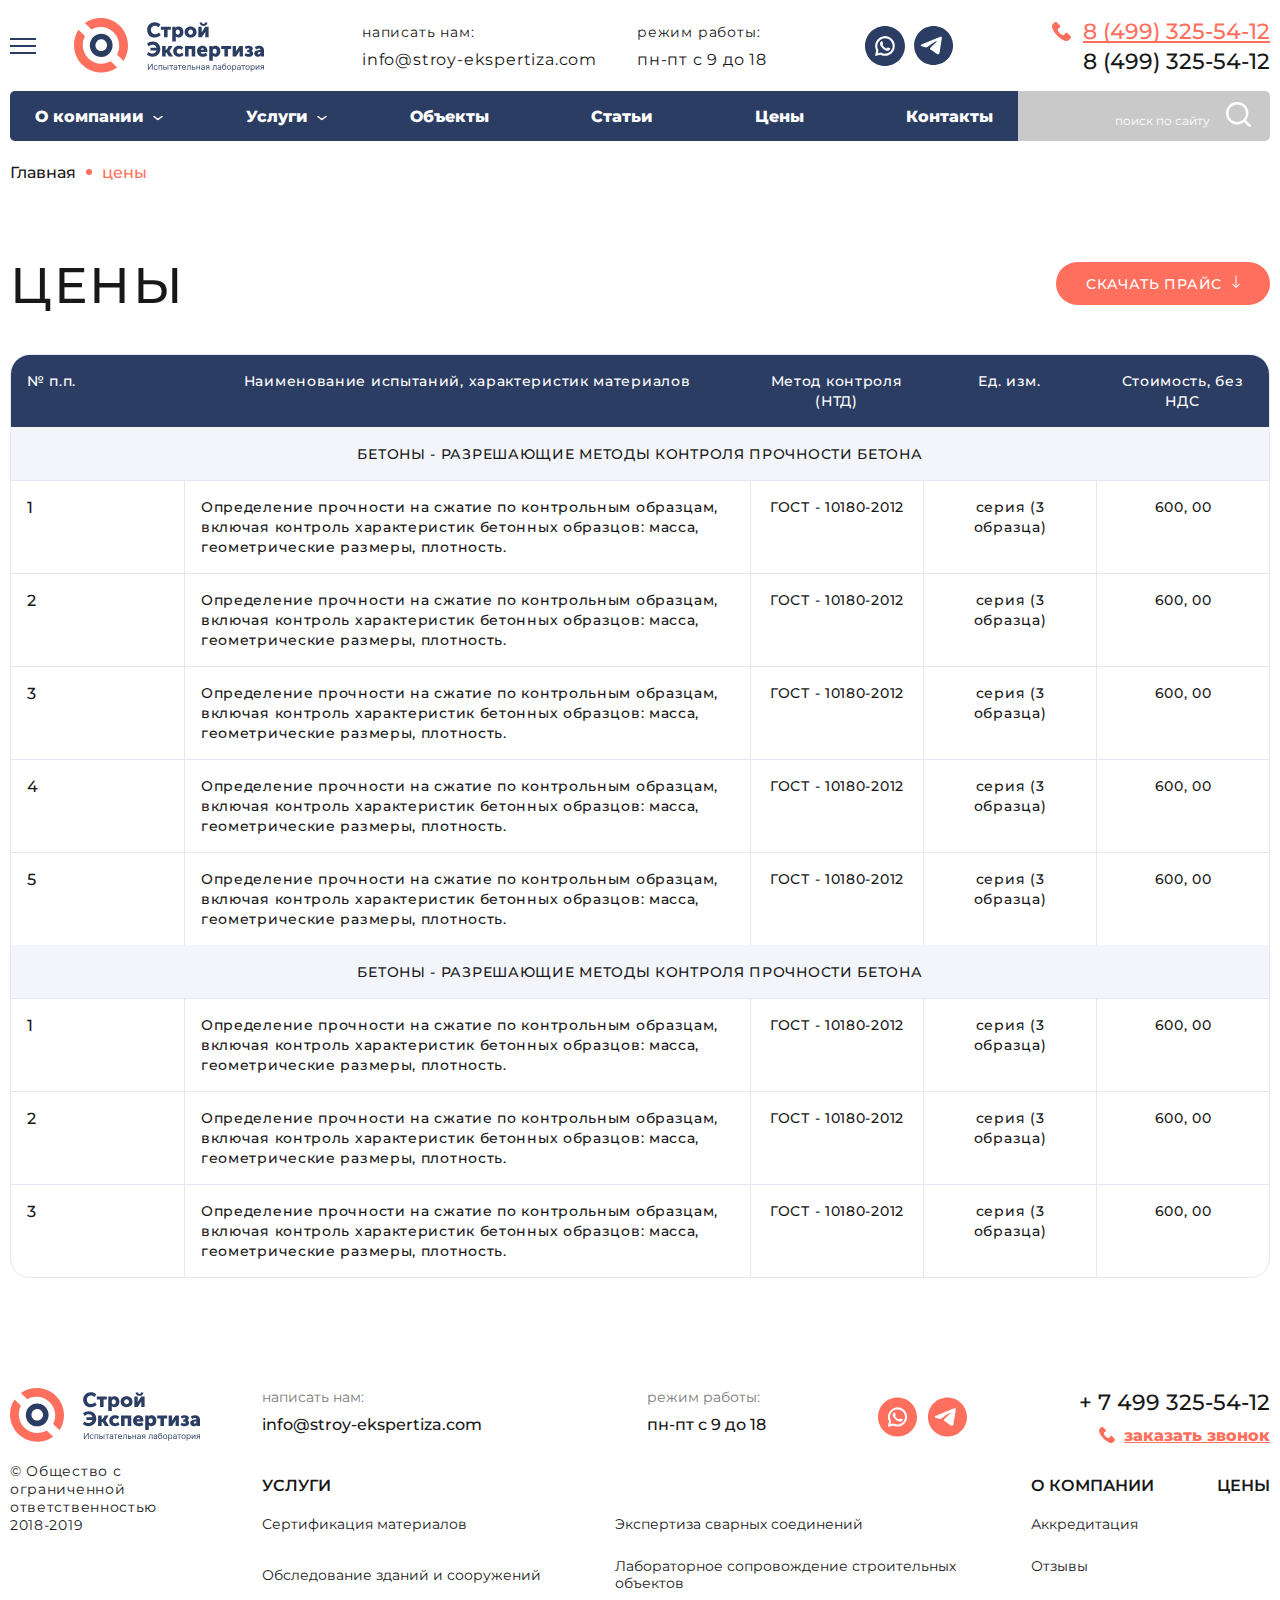
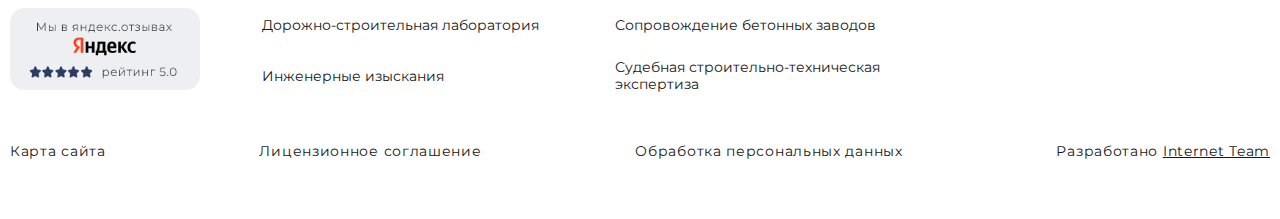
<file: pages/prices.html>
<!DOCTYPE html>
<html lang="ru">

<head>
    <meta charset="UTF-8" />
    <meta name="viewport" content="width=device-width, user-scalable=no, viewport-fit=cover" />
    <title>цены</title>

    <link rel="apple-touch-icon" sizes="180x180" href="../img/favicon/apple-touch-icon.png">
    <link rel="icon" type="image/png" sizes="32x32" href="../img/favicon/favicon-32x32.png">
    <link rel="icon" type="image/png" sizes="16x16" href="../img/favicon/favicon-16x16.png">
    <link rel="manifest" href="../img/favicon/site.webmanifest">
    <meta name="msapplication-TileColor" content="#da532c">
    <meta name="theme-color" content="#ffffff">

    <link rel="stylesheet" type="text/css" href="../fonts/stylesheet.css" />

    <link rel="stylesheet" type="text/css" href="../libs/swiper/swiper-bundle.min.css" />
    <link rel="stylesheet" type="text/css" href="../libs/selectric/selectric.css" />
    <link rel="stylesheet" type="text/css" href="../libs/micromodal/micromodal.css" />
    <link rel="stylesheet" type="text/css" href="../libs/fancybox/fancybox.css" />
    <link rel="stylesheet" type="text/css" href="../libs/jquery-ui/jquery-ui.min.css" />
    <link rel="stylesheet" type="text/css" href="../libs/range/ion.rangeSlider.min.css" />

    <link rel="stylesheet" type="text/css" href="../css/style.css" />
</head>

<body>

    <div class="site-wrapper">
        <header class="header">
            <div class="container">
                <div class="header__top">
                    <button class="burger">
                        <span class="burger__line"></span>
                        <span class="burger__line"></span>
                        <span class="burger__line"></span>
                    </button>

                    <div class="logo">
                        <a href="/"></a>
                        <picture class="picture">
                            <img src="../img/svg/logo.svg" alt="" />
                        </picture>
                    </div>

                    <ul class="header-top__info">
                        <li>
                            <span class="header-top__title">написать нам:</span>
                            <a href="mailto:info@stroy-ekspertiza.com">info@stroy-ekspertiza.com</a>
                        </li>
                        <li>
                            <span class="header-top__title">режим работы:</span>
                            <span class="header-top__txt">пн-пт с 9 до 18</span>
                        </li>
                    </ul>

                    <ul class="social">
                        <li>
                            <a href="#" class="icon-custom icon-custom--whatsapp"></a>
                        </li>
                        <li>
                            <a href="#" class="icon-custom icon-custom--telegram"></a>
                        </li>
                    </ul>

                    <div class="phone-block">
                        <svg class="phone-block__icon" width="19" height="19" viewBox="0 0 19 19" fill="none"
                            xmlns="http://www.w3.org/2000/svg">
                            <path
                                d="M14.2847 18.9991C13.8161 18.8963 13.34 18.8185 12.8797 18.6852C11.9563 18.4186 11.0936 18.0034 10.2638 17.5238C7.85056 16.1286 5.79238 14.3103 3.96875 12.2171C2.83675 10.9172 1.84659 9.51833 1.07338 7.97361C0.576916 6.98161 0.184284 5.95165 0.0442906 4.84484C-0.0572281 4.04124 -0.0108725 3.25245 0.46798 2.5493C0.48884 2.51875 0.506455 2.48449 0.532414 2.45903C1.23285 1.76143 1.91335 1.04115 2.64252 0.374109C3.1872 -0.123976 4.15556 -0.111478 4.78971 0.33291C4.93063 0.431509 5.06552 0.542606 5.18744 0.663887C6.0084 1.47814 6.82796 2.2947 7.64289 3.11497C8.28028 3.75609 8.39756 4.63329 7.94977 5.36839C7.75044 5.69566 7.46952 5.92896 7.10656 6.0595C6.57718 6.24976 6.16739 6.5724 5.94442 7.10243C5.8035 7.43711 5.77847 7.7778 5.87211 8.13285C6.12892 9.10634 6.66479 9.92013 7.31794 10.6654C8.08281 11.538 8.95614 12.2777 10.0061 12.7887C10.446 13.0026 10.8998 13.1827 11.4093 13.1095C12.0462 13.0179 12.5227 12.705 12.8143 12.1212C12.9487 11.8528 13.0605 11.5574 13.2538 11.3371C13.8731 10.6321 14.949 10.5687 15.68 11.1616C15.7662 11.2315 15.8469 11.3088 15.9257 11.3875C16.7314 12.1911 17.5333 12.9984 18.3431 13.7983C18.6978 14.1488 18.9495 14.5427 18.9699 15.0565C18.9713 15.0857 18.9893 15.1139 19 15.1426C19 15.1796 19 15.2167 19 15.2537C18.9879 15.294 18.968 15.3333 18.9652 15.3745C18.9309 15.8444 18.7358 16.2439 18.4113 16.5753C17.8573 17.141 17.2918 17.6951 16.7327 18.2556C16.4801 18.5089 16.1932 18.7107 15.8511 18.819C15.6179 18.8926 15.3759 18.9403 15.1381 19C14.8544 18.9991 14.5698 18.9991 14.2847 18.9991Z"
                                fill="#FF6F5E" />
                        </svg>
                        <a href="tel:84993255412" class="phone-block__link">8 (499) 325-54-12</a>
                        <a href="tel:84993255412" class="phone-block__link">8 (499) 325-54-12</a>
                    </div>
                </div>
                <div class="header__bottom">
                    <nav class="menu">
                        <ul>
                            <li>
                                <a href="#" class="menu-link">О компании</a>
                                <ul class="menu-sub">
                                    <li><a href="#">Ссылка</a></li>
                                    <li><a href="#">Статьи</a></li>
                                    <li><a href="#">Объекты</a></li>
                                    <li><a href="#">Контакты</a></li>
                                </ul>
                            </li>
                            <li>
                                <a href="#" class="menu-link">Услуги</a>
                                <ul class="menu-sub">
                                    <li><a href="#">Ссылка</a></li>
                                    <li><a href="#">Статьи</a></li>
                                    <li><a href="#">Объекты</a></li>
                                    <li><a href="#">Контакты</a></li>
                                </ul>
                            </li>
                            <li><a href="#" class="menu-link">Объекты</a></li>
                            <li><a href="#" class="menu-link">Статьи</a></li>
                            <li><a href="#" class="menu-link">Цены</a></li>
                            <li><a href="#" class="menu-link">Контакты</a></li>
                        </ul>
                    </nav>

                    <div class="search-block">
                        <input type="text">
                        <label for="">поиск по сайту</label>
                        <button class="icon-search">
                            <svg width="25" height="25" viewBox="0 0 25 25" fill="none"
                                xmlns="http://www.w3.org/2000/svg">
                                <path
                                    d="M19.9991 18.2118C20.0834 18.2999 20.1536 18.3779 20.2285 18.4528C21.6876 19.9115 23.1514 21.3662 24.605 22.8303C25.3205 23.551 25.0201 24.707 24.0565 24.9567C23.5618 25.0846 23.1436 24.9223 22.7855 24.5627C21.3427 23.115 19.8954 21.672 18.4495 20.2274C18.3754 20.1533 18.2974 20.0831 18.2115 20.0019C15.4619 22.1033 12.39 22.8841 9.00674 22.218C6.21495 21.6681 3.96077 20.1985 2.24028 17.931C-1.10862 13.5184 -0.656847 7.25479 3.28662 3.30318C7.24568 -0.662458 13.4956 -1.11877 17.9634 2.26731C20.4681 4.16589 21.956 6.69551 22.3516 9.8195C22.7457 12.9287 21.9116 15.7219 19.9991 18.2118ZM19.9344 11.2243C19.9445 6.4264 16.0681 2.52082 11.2836 2.50834C6.41704 2.49586 2.49933 6.38428 2.50245 11.222C2.50635 16.0449 6.39676 19.9317 11.2227 19.9341C16.0557 19.9356 19.9242 16.0683 19.9344 11.2243Z"
                                    fill="white" />
                            </svg>
                        </button>
                    </div>

                </div>
            </div>
            <div class="menu-invis">
                <div class="search-block">
                    <input type="text">
                    <label for="">поиск по сайту</label>
                    <button class="icon-search">
                        <svg width="25" height="25" viewBox="0 0 25 25" fill="none" xmlns="http://www.w3.org/2000/svg">
                            <path
                                d="M19.9991 18.2118C20.0834 18.2999 20.1536 18.3779 20.2285 18.4528C21.6876 19.9115 23.1514 21.3662 24.605 22.8303C25.3205 23.551 25.0201 24.707 24.0565 24.9567C23.5618 25.0846 23.1436 24.9223 22.7855 24.5627C21.3427 23.115 19.8954 21.672 18.4495 20.2274C18.3754 20.1533 18.2974 20.0831 18.2115 20.0019C15.4619 22.1033 12.39 22.8841 9.00674 22.218C6.21495 21.6681 3.96077 20.1985 2.24028 17.931C-1.10862 13.5184 -0.656847 7.25479 3.28662 3.30318C7.24568 -0.662458 13.4956 -1.11877 17.9634 2.26731C20.4681 4.16589 21.956 6.69551 22.3516 9.8195C22.7457 12.9287 21.9116 15.7219 19.9991 18.2118ZM19.9344 11.2243C19.9445 6.4264 16.0681 2.52082 11.2836 2.50834C6.41704 2.49586 2.49933 6.38428 2.50245 11.222C2.50635 16.0449 6.39676 19.9317 11.2227 19.9341C16.0557 19.9356 19.9242 16.0683 19.9344 11.2243Z"
                                fill="white"></path>
                        </svg>
                    </button>
                </div>

                <nav class="menu">
                    <ul>
                        <li>
                            <a href="#" class="menu-link">О компании</a>
                            <ul class="menu-sub">
                                <li><a href="#">Ссылка</a></li>
                                <li><a href="#">Статьи</a></li>
                                <li><a href="#">Объекты</a></li>
                                <li><a href="#">Контакты</a></li>
                            </ul>
                        </li>
                        <li>
                            <a href="#" class="menu-link">Услуги</a>
                            <ul class="menu-sub">
                                <li><a href="#">Ссылка</a></li>
                                <li><a href="#">Статьи</a></li>
                                <li><a href="#">Объекты</a></li>
                                <li><a href="#">Контакты</a></li>
                            </ul>
                        </li>
                        <li><a href="#" class="menu-link not-arrow">Объекты</a></li>
                        <li><a href="#" class="menu-link not-arrow">Статьи</a></li>
                        <li><a href="#" class="menu-link not-arrow">Цены</a></li>
                        <li><a href="#" class="menu-link not-arrow">Контакты</a></li>
                    </ul>
                </nav>

                <ul class="header-top__info">
                    <li>
                        <span class="header-top__title">написать нам:</span>
                        <a href="mailto:info@stroy-ekspertiza.com">info@stroy-ekspertiza.com</a>
                    </li>
                    <li>
                        <span class="header-top__title">режим работы:</span>
                        <span class="header-top__txt">пн-пт с 9 до 18</span>
                    </li>
                </ul>

                <ul class="social">
                    <li>
                        <a href="#" class="icon-custom icon-custom--whatsapp"></a>
                    </li>
                    <li>
                        <a href="#" class="icon-custom icon-custom--telegram"></a>
                    </li>
                </ul>

                <div class="phone-block">
                    <svg class="phone-block__icon" width="19" height="19" viewBox="0 0 19 19" fill="none"
                        xmlns="http://www.w3.org/2000/svg">
                        <path
                            d="M14.2847 18.9991C13.8161 18.8963 13.34 18.8185 12.8797 18.6852C11.9563 18.4186 11.0936 18.0034 10.2638 17.5238C7.85056 16.1286 5.79238 14.3103 3.96875 12.2171C2.83675 10.9172 1.84659 9.51833 1.07338 7.97361C0.576916 6.98161 0.184284 5.95165 0.0442906 4.84484C-0.0572281 4.04124 -0.0108725 3.25245 0.46798 2.5493C0.48884 2.51875 0.506455 2.48449 0.532414 2.45903C1.23285 1.76143 1.91335 1.04115 2.64252 0.374109C3.1872 -0.123976 4.15556 -0.111478 4.78971 0.33291C4.93063 0.431509 5.06552 0.542606 5.18744 0.663887C6.0084 1.47814 6.82796 2.2947 7.64289 3.11497C8.28028 3.75609 8.39756 4.63329 7.94977 5.36839C7.75044 5.69566 7.46952 5.92896 7.10656 6.0595C6.57718 6.24976 6.16739 6.5724 5.94442 7.10243C5.8035 7.43711 5.77847 7.7778 5.87211 8.13285C6.12892 9.10634 6.66479 9.92013 7.31794 10.6654C8.08281 11.538 8.95614 12.2777 10.0061 12.7887C10.446 13.0026 10.8998 13.1827 11.4093 13.1095C12.0462 13.0179 12.5227 12.705 12.8143 12.1212C12.9487 11.8528 13.0605 11.5574 13.2538 11.3371C13.8731 10.6321 14.949 10.5687 15.68 11.1616C15.7662 11.2315 15.8469 11.3088 15.9257 11.3875C16.7314 12.1911 17.5333 12.9984 18.3431 13.7983C18.6978 14.1488 18.9495 14.5427 18.9699 15.0565C18.9713 15.0857 18.9893 15.1139 19 15.1426C19 15.1796 19 15.2167 19 15.2537C18.9879 15.294 18.968 15.3333 18.9652 15.3745C18.9309 15.8444 18.7358 16.2439 18.4113 16.5753C17.8573 17.141 17.2918 17.6951 16.7327 18.2556C16.4801 18.5089 16.1932 18.7107 15.8511 18.819C15.6179 18.8926 15.3759 18.9403 15.1381 19C14.8544 18.9991 14.5698 18.9991 14.2847 18.9991Z"
                            fill="#FF6F5E"></path>
                    </svg>
                    <a href="tel:84993255412" class="phone-block__link">8 (499) 325-54-12</a>
                    <a href="tel:84993255412" class="phone-block__link">8 (499) 325-54-12</a>
                </div>
            </div>
        </header>

        <main class="main">
            <section class="breadcrumbs">
                <div class="container">
                    <ul class="breadcrumbs__list">
                        <li class="breadcrumbs__item">
                            <a href="#" class="breadcrumbs__link">Главная</a>
                        </li>
                        <li class="breadcrumbs__item">
                            <span class="breadcrumbs__link">цены</span>
                        </li>
                    </ul>
                </div>
            </section>

            <section class="table-section table-section--prices">
                <div class="container">
                    <div class="table-section__content">
                        <div class="table-section__head">
                            <h2 class="caption caption--h2">цены</h2>
                            <a href="#" class="btn btn--site">СКАЧАТЬ ПРАЙС
                                <svg width="8" height="13" viewBox="0 0 8 13" fill="none"
                                    xmlns="http://www.w3.org/2000/svg">
                                    <path
                                        d="M3.64645 12.8536C3.84171 13.0488 4.15829 13.0488 4.35355 12.8536L7.53553 9.67157C7.7308 9.47631 7.7308 9.15973 7.53553 8.96447C7.34027 8.7692 7.02369 8.7692 6.82843 8.96447L4 11.7929L1.17157 8.96447C0.97631 8.7692 0.659728 8.7692 0.464466 8.96447C0.269204 9.15973 0.269204 9.47631 0.464466 9.67157L3.64645 12.8536ZM3.5 0.5L3.5 12.5L4.5 12.5L4.5 0.5L3.5 0.5Z"
                                        fill="white"></path>
                                </svg>
                            </a>
                        </div>
                        <div class="table-section__body">
                            <div class="table">
                                <div class="thead">
                                    <div class="tr">
                                        <div class="td">№ п.п.</div>
                                        <div class="td">Наименование испытаний,
                                            характеристик материалов</div>
                                        <div class="td">Метод контроля
                                            (НТД)</div>
                                        <div class="td">Ед. изм.</div>
                                        <div class="td">Стоимость,
                                            без НДС</div>
                                    </div>
                                </div>
                                <div class="tbody">
                                    <div class="tr tr--full">
                                        <span class="text-center">БЕТОНЫ - РАЗРЕШАЮЩИЕ МЕТОДЫ КОНТРОЛЯ ПРОЧНОСТИ
                                            БЕТОНА</span>
                                    </div>
                                    <div class="tr">
                                        <div class="td">1</div>
                                        <div class="td">Определение прочности на сжатие по контрольным образцам, включая
                                            контроль характеристик бетонных образцов: масса, геометрические размеры,
                                            плотность. </div>
                                        <div class="td">ГОСТ - 10180-2012</div>
                                        <div class="td">серия (3 образца)</div>
                                        <div class="td">600, 00</div>
                                    </div>
                                    <div class="tr">
                                        <div class="td">2</div>
                                        <div class="td">Определение прочности на сжатие по контрольным образцам, включая
                                            контроль характеристик бетонных образцов: масса, геометрические размеры,
                                            плотность. </div>
                                        <div class="td">ГОСТ - 10180-2012</div>
                                        <div class="td">серия (3 образца)</div>
                                        <div class="td">600, 00</div>
                                    </div>
                                    <div class="tr">
                                        <div class="td">3</div>
                                        <div class="td">Определение прочности на сжатие по контрольным образцам, включая
                                            контроль характеристик бетонных образцов: масса, геометрические размеры,
                                            плотность. </div>
                                        <div class="td">ГОСТ - 10180-2012</div>
                                        <div class="td">серия (3 образца)</div>
                                        <div class="td">600, 00</div>
                                    </div>
                                    <div class="tr">
                                        <div class="td">4</div>
                                        <div class="td">Определение прочности на сжатие по контрольным образцам, включая
                                            контроль характеристик бетонных образцов: масса, геометрические размеры,
                                            плотность. </div>
                                        <div class="td">ГОСТ - 10180-2012</div>
                                        <div class="td">серия (3 образца)</div>
                                        <div class="td">600, 00</div>
                                    </div>
                                    <div class="tr">
                                        <div class="td">5</div>
                                        <div class="td">Определение прочности на сжатие по контрольным образцам, включая
                                            контроль характеристик бетонных образцов: масса, геометрические размеры,
                                            плотность. </div>
                                        <div class="td">ГОСТ - 10180-2012</div>
                                        <div class="td">серия (3 образца)</div>
                                        <div class="td">600, 00</div>
                                    </div>
                                    <div class="tr tr--full">
                                        <span class="text-center">БЕТОНЫ - РАЗРЕШАЮЩИЕ МЕТОДЫ КОНТРОЛЯ ПРОЧНОСТИ
                                            БЕТОНА</span>
                                    </div>
                                    <div class="tr">
                                        <div class="td">1</div>
                                        <div class="td">Определение прочности на сжатие по контрольным образцам, включая
                                            контроль характеристик бетонных образцов: масса, геометрические размеры,
                                            плотность. </div>
                                        <div class="td">ГОСТ - 10180-2012</div>
                                        <div class="td">серия (3 образца)</div>
                                        <div class="td">600, 00</div>
                                    </div>
                                    <div class="tr">
                                        <div class="td">2</div>
                                        <div class="td">Определение прочности на сжатие по контрольным образцам, включая
                                            контроль характеристик бетонных образцов: масса, геометрические размеры,
                                            плотность. </div>
                                        <div class="td">ГОСТ - 10180-2012</div>
                                        <div class="td">серия (3 образца)</div>
                                        <div class="td">600, 00</div>
                                    </div>
                                    <div class="tr">
                                        <div class="td">3</div>
                                        <div class="td">Определение прочности на сжатие по контрольным образцам, включая
                                            контроль характеристик бетонных образцов: масса, геометрические размеры,
                                            плотность. </div>
                                        <div class="td">ГОСТ - 10180-2012</div>
                                        <div class="td">серия (3 образца)</div>
                                        <div class="td">600, 00</div>
                                    </div>
                                </div>
                            </div>
                        </div>
                    </div>
                </div>
            </section>
        </main>

        <footer class="footer">
            <div class="container">
                <div class="footer__row">
                    <div class="footer__col footer__left">
                        <div class="logo">
                            <a href="/"></a>
                            <picture class="picture">
                                <img src="../img/svg/logo_footer.svg" alt="" />
                            </picture>
                        </div>
                        <div class="copy-right">
                            <p>
                                &copy; Общество с ограниченной
                                ответственностью 2018-2019
                            </p>
                        </div>

                        <div class="footer__yandex">
                            <picture class="picture">
                                <img src="./../img/pic-yandex.jpg" alt="" />
                            </picture>
                        </div>
                    </div>
                    <div class="footer__col footer__right">
                        <ul class="footer__info">
                            <li>
                                <span class="footer__info__title">написать нам:</span>
                                <a href="mailto:info@stroy-ekspertiza.com">info@stroy-ekspertiza.com</a>
                            </li>
                            <li>
                                <span class="footer__info__title">режим работы:</span>
                                <span class="footer__info__txt">пн-пт с 9 до 18</span>
                            </li>
                        </ul>
                        <ul class="social">
                            <li>
                                <a href="#" class="icon-custom icon-custom--whatsapp"></a>
                            </li>
                            <li>
                                <a href="#" class="icon-custom icon-custom--telegram"></a>
                            </li>
                        </ul>
                        <div class="footer-phone">
                            <a href="tel:+74993255412" class="footer-phone__phone">+ 7 499 325-54-12</a>
                            <a href="#" class="footer-phone__call">
                                <svg width="16" height="16" viewBox="0 0 16 16" fill="none"
                                    xmlns="http://www.w3.org/2000/svg">
                                    <path
                                        d="M12.0292 15.9992C11.6346 15.9127 11.2337 15.8472 10.846 15.7349C10.0684 15.5104 9.34198 15.1607 8.64323 14.7569C6.611 13.582 4.87779 12.0508 3.34211 10.2881C2.38884 9.19345 1.55503 8.01543 0.903902 6.71462C0.485824 5.87925 0.155187 5.01191 0.0372973 4.07987C-0.0481921 3.40315 -0.00915578 2.7389 0.394089 2.14678C0.411655 2.12105 0.426489 2.0922 0.448349 2.07076C1.03819 1.48331 1.61124 0.876762 2.22528 0.315039C2.68395 -0.104401 3.49942 -0.0938762 4.03344 0.280346C4.15211 0.363376 4.2657 0.456932 4.36837 0.559063C5.0597 1.24475 5.74986 1.93238 6.43612 2.62313C6.97287 3.16302 7.07163 3.90172 6.69454 4.52075C6.52668 4.79635 6.29012 4.99281 5.98447 5.10274C5.53868 5.26295 5.19359 5.53465 5.00583 5.98099C4.88716 6.26283 4.86608 6.54973 4.94493 6.84872C5.1612 7.6685 5.61245 8.35379 6.16247 8.98139C6.80657 9.71619 7.54202 10.3391 8.42619 10.7695C8.79664 10.9496 9.17881 11.1012 9.60781 11.0396C10.1442 10.9624 10.5455 10.6989 10.791 10.2074C10.9042 9.98127 10.9983 9.73256 11.1611 9.54701C11.6826 8.95333 12.5886 8.89992 13.2042 9.39927C13.2768 9.45813 13.3448 9.52323 13.4111 9.5895C14.0896 10.2662 14.7649 10.9461 15.4469 11.6197C15.7455 11.9147 15.9575 12.2465 15.9746 12.6792C15.9758 12.7037 15.991 12.7275 16 12.7517C16 12.7829 16 12.814 16 12.8452C15.9899 12.8791 15.9731 12.9123 15.9707 12.947C15.9418 13.3426 15.7775 13.679 15.5042 13.9582C15.0378 14.4345 14.5615 14.9011 14.0907 15.3732C13.878 15.5864 13.6364 15.7564 13.3483 15.8476C13.1519 15.9096 12.9481 15.9497 12.7479 16C12.509 15.9992 12.2693 15.9992 12.0292 15.9992Z"
                                        fill="#FF6F5E" />
                                </svg>
                                заказать звонок
                            </a>
                        </div>
                        <div class="footer-menu">
                            <div class="footer-menu__col">
                                <a href="#" class="footer-menu__link">Услуги</a>
                                <ul class="footer-menu__sub">
                                    <li><a href="#">Сертификация материалов</a></li>
                                    <li><a href="#">Экспертиза сварных соединений</a></li>
                                    <li><a href="#">Обследование зданий и сооружений</a></li>
                                    <li><a href="#">Лабораторное сопровождение
                                            строительных объектов</a></li>
                                    <li><a href="#">Дорожно-строительная лаборатория</a></li>
                                    <li><a href="#">Сопровождение бетонных
                                            заводов</a></li>

                                    <li><a href="#">Инженерные изыскания</a></li>
                                    <li><a href="#">Судебная строительно-техническая
                                            экспертиза</a></li>
                                </ul>
                            </div>

                            <div class="footer-menu__col">
                                <a href="#" class="footer-menu__link">О компании</a>
                                <ul class="footer-menu__sub">
                                    <li><a href="#">Аккредитация</a></li>
                                    <li><a href="#">Отзывы</a></li>
                                </ul>
                            </div>

                            <div class="footer-menu__col">
                                <a href="#" class="footer-menu__link">Цены</a>
                            </div>
                        </div>
                    </div>
                    <div class="footer_col footer__bottom">
                        <ul>
                            <li><a href="#">Карта сайта</a></li>
                            <li><a href="#">Лицензионное соглашение</a></li>
                            <li><a href="#">Обработка персональных данных</a></li>
                            <li>Разработано <a href="#" class="developer">Internet Team</a></li>
                        </ul>
                    </div>
                </div>
            </div>
        </footer>
    </div>

    <script src="../libs/jquery/jquery-3.7.0.min.js"></script>
    <script src="../libs/swiper/swiper-bundle.min.js"></script>
    <script src="../libs/selectric/jquery.selectric.min.js"></script>
    <script src="../libs/micromodal/micromodal.min.js"></script>
    <script src="../libs/tabslet/jquery.tabslet.min.js"></script>
    <script src="../libs/fancybox/fancybox.umd.js"></script>
    <script src="../libs/inputmask/jquery.inputmask.min.js"></script>
    <script src="../libs/jquery-ui/jquery-ui.min.js"></script>
    <script src="../libs/range/ion.rangeSlider.min.js"></script>
    <script src="../js/main.js"></script>
</body>

</html>
</file>
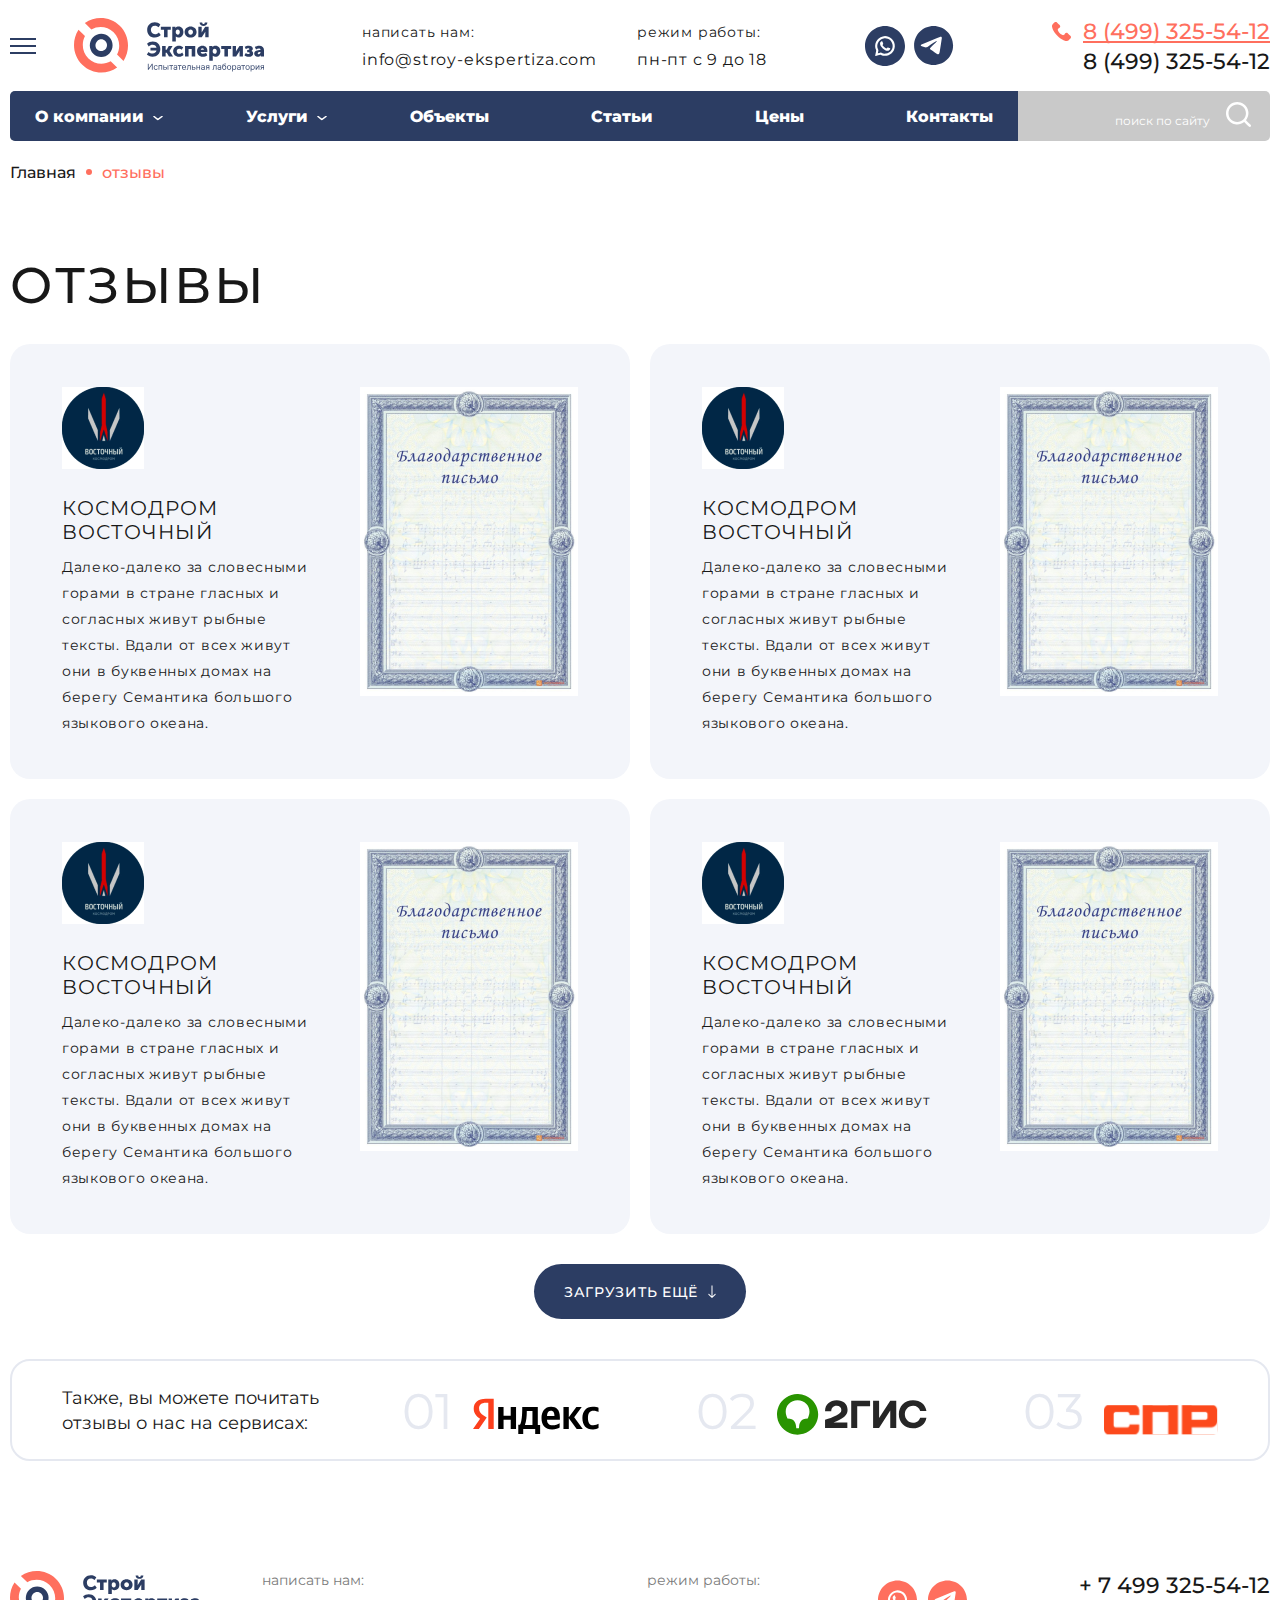
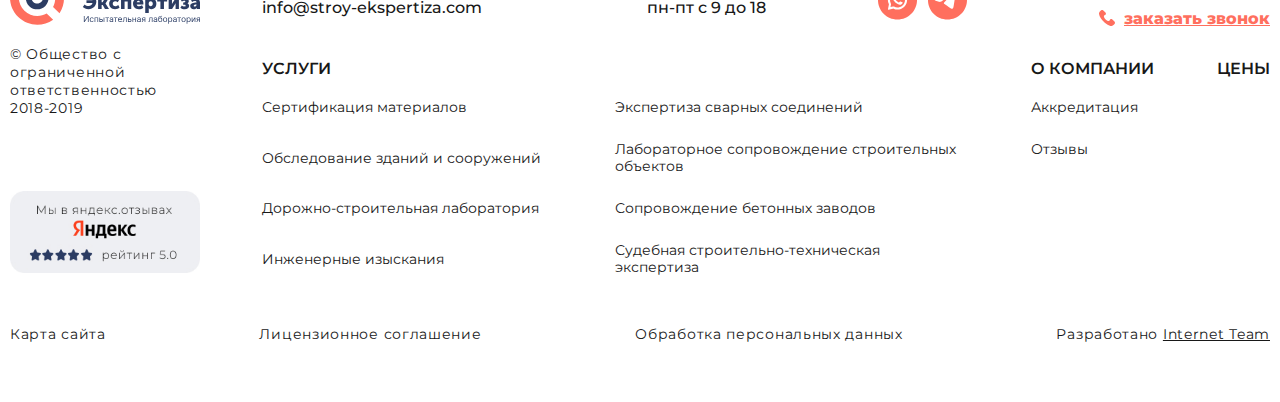
<file: pages/reviews.html>
<!DOCTYPE html>
<html lang="ru">

<head>
    <meta charset="UTF-8" />
    <meta name="viewport" content="width=device-width, user-scalable=no, viewport-fit=cover" />
    <title>Отзывы</title>

    <link rel="apple-touch-icon" sizes="180x180" href="../img/favicon/apple-touch-icon.png">
    <link rel="icon" type="image/png" sizes="32x32" href="../img/favicon/favicon-32x32.png">
    <link rel="icon" type="image/png" sizes="16x16" href="../img/favicon/favicon-16x16.png">
    <link rel="manifest" href="../img/favicon/site.webmanifest">
    <meta name="msapplication-TileColor" content="#da532c">
    <meta name="theme-color" content="#ffffff">

    <link rel="stylesheet" type="text/css" href="../fonts/stylesheet.css" />

    <link rel="stylesheet" type="text/css" href="../libs/swiper/swiper-bundle.min.css" />
    <link rel="stylesheet" type="text/css" href="../libs/selectric/selectric.css" />
    <link rel="stylesheet" type="text/css" href="../libs/micromodal/micromodal.css" />
    <link rel="stylesheet" type="text/css" href="../libs/fancybox/fancybox.css" />
    <link rel="stylesheet" type="text/css" href="../libs/jquery-ui/jquery-ui.min.css" />
    <link rel="stylesheet" type="text/css" href="../libs/range/ion.rangeSlider.min.css" />

    <link rel="stylesheet" type="text/css" href="../css/style.css" />
</head>

<body>

    <div class="site-wrapper">
        <header class="header">
            <div class="container">
                <div class="header__top">
                    <button class="burger">
                        <span class="burger__line"></span>
                        <span class="burger__line"></span>
                        <span class="burger__line"></span>
                    </button>

                    <div class="logo">
                        <a href="/"></a>
                        <picture class="picture">
                            <img src="../img/svg/logo.svg" alt="" />
                        </picture>
                    </div>

                    <ul class="header-top__info">
                        <li>
                            <span class="header-top__title">написать нам:</span>
                            <a href="mailto:info@stroy-ekspertiza.com">info@stroy-ekspertiza.com</a>
                        </li>
                        <li>
                            <span class="header-top__title">режим работы:</span>
                            <span class="header-top__txt">пн-пт с 9 до 18</span>
                        </li>
                    </ul>

                    <ul class="social">
                        <li>
                            <a href="#" class="icon-custom icon-custom--whatsapp"></a>
                        </li>
                        <li>
                            <a href="#" class="icon-custom icon-custom--telegram"></a>
                        </li>
                    </ul>

                    <div class="phone-block">
                        <svg class="phone-block__icon" width="19" height="19" viewBox="0 0 19 19" fill="none"
                            xmlns="http://www.w3.org/2000/svg">
                            <path
                                d="M14.2847 18.9991C13.8161 18.8963 13.34 18.8185 12.8797 18.6852C11.9563 18.4186 11.0936 18.0034 10.2638 17.5238C7.85056 16.1286 5.79238 14.3103 3.96875 12.2171C2.83675 10.9172 1.84659 9.51833 1.07338 7.97361C0.576916 6.98161 0.184284 5.95165 0.0442906 4.84484C-0.0572281 4.04124 -0.0108725 3.25245 0.46798 2.5493C0.48884 2.51875 0.506455 2.48449 0.532414 2.45903C1.23285 1.76143 1.91335 1.04115 2.64252 0.374109C3.1872 -0.123976 4.15556 -0.111478 4.78971 0.33291C4.93063 0.431509 5.06552 0.542606 5.18744 0.663887C6.0084 1.47814 6.82796 2.2947 7.64289 3.11497C8.28028 3.75609 8.39756 4.63329 7.94977 5.36839C7.75044 5.69566 7.46952 5.92896 7.10656 6.0595C6.57718 6.24976 6.16739 6.5724 5.94442 7.10243C5.8035 7.43711 5.77847 7.7778 5.87211 8.13285C6.12892 9.10634 6.66479 9.92013 7.31794 10.6654C8.08281 11.538 8.95614 12.2777 10.0061 12.7887C10.446 13.0026 10.8998 13.1827 11.4093 13.1095C12.0462 13.0179 12.5227 12.705 12.8143 12.1212C12.9487 11.8528 13.0605 11.5574 13.2538 11.3371C13.8731 10.6321 14.949 10.5687 15.68 11.1616C15.7662 11.2315 15.8469 11.3088 15.9257 11.3875C16.7314 12.1911 17.5333 12.9984 18.3431 13.7983C18.6978 14.1488 18.9495 14.5427 18.9699 15.0565C18.9713 15.0857 18.9893 15.1139 19 15.1426C19 15.1796 19 15.2167 19 15.2537C18.9879 15.294 18.968 15.3333 18.9652 15.3745C18.9309 15.8444 18.7358 16.2439 18.4113 16.5753C17.8573 17.141 17.2918 17.6951 16.7327 18.2556C16.4801 18.5089 16.1932 18.7107 15.8511 18.819C15.6179 18.8926 15.3759 18.9403 15.1381 19C14.8544 18.9991 14.5698 18.9991 14.2847 18.9991Z"
                                fill="#FF6F5E" />
                        </svg>
                        <a href="tel:84993255412" class="phone-block__link">8 (499) 325-54-12</a>
                        <a href="tel:84993255412" class="phone-block__link">8 (499) 325-54-12</a>
                    </div>
                </div>
                <div class="header__bottom">
                    <nav class="menu">
                        <ul>
                            <li>
                                <a href="#" class="menu-link">О компании</a>
                                <ul class="menu-sub">
                                    <li><a href="#">Ссылка</a></li>
                                    <li><a href="#">Статьи</a></li>
                                    <li><a href="#">Объекты</a></li>
                                    <li><a href="#">Контакты</a></li>
                                </ul>
                            </li>
                            <li>
                                <a href="#" class="menu-link">Услуги</a>
                                <ul class="menu-sub">
                                    <li><a href="#">Ссылка</a></li>
                                    <li><a href="#">Статьи</a></li>
                                    <li><a href="#">Объекты</a></li>
                                    <li><a href="#">Контакты</a></li>
                                </ul>
                            </li>
                            <li><a href="#" class="menu-link">Объекты</a></li>
                            <li><a href="#" class="menu-link">Статьи</a></li>
                            <li><a href="#" class="menu-link">Цены</a></li>
                            <li><a href="#" class="menu-link">Контакты</a></li>
                        </ul>
                    </nav>

                    <div class="search-block">
                        <input type="text">
                        <label for="">поиск по сайту</label>
                        <button class="icon-search">
                            <svg width="25" height="25" viewBox="0 0 25 25" fill="none"
                                xmlns="http://www.w3.org/2000/svg">
                                <path
                                    d="M19.9991 18.2118C20.0834 18.2999 20.1536 18.3779 20.2285 18.4528C21.6876 19.9115 23.1514 21.3662 24.605 22.8303C25.3205 23.551 25.0201 24.707 24.0565 24.9567C23.5618 25.0846 23.1436 24.9223 22.7855 24.5627C21.3427 23.115 19.8954 21.672 18.4495 20.2274C18.3754 20.1533 18.2974 20.0831 18.2115 20.0019C15.4619 22.1033 12.39 22.8841 9.00674 22.218C6.21495 21.6681 3.96077 20.1985 2.24028 17.931C-1.10862 13.5184 -0.656847 7.25479 3.28662 3.30318C7.24568 -0.662458 13.4956 -1.11877 17.9634 2.26731C20.4681 4.16589 21.956 6.69551 22.3516 9.8195C22.7457 12.9287 21.9116 15.7219 19.9991 18.2118ZM19.9344 11.2243C19.9445 6.4264 16.0681 2.52082 11.2836 2.50834C6.41704 2.49586 2.49933 6.38428 2.50245 11.222C2.50635 16.0449 6.39676 19.9317 11.2227 19.9341C16.0557 19.9356 19.9242 16.0683 19.9344 11.2243Z"
                                    fill="white" />
                            </svg>
                        </button>
                    </div>

                </div>
            </div>
            <div class="menu-invis">
                <div class="search-block">
                    <input type="text">
                    <label for="">поиск по сайту</label>
                    <button class="icon-search">
                        <svg width="25" height="25" viewBox="0 0 25 25" fill="none" xmlns="http://www.w3.org/2000/svg">
                            <path
                                d="M19.9991 18.2118C20.0834 18.2999 20.1536 18.3779 20.2285 18.4528C21.6876 19.9115 23.1514 21.3662 24.605 22.8303C25.3205 23.551 25.0201 24.707 24.0565 24.9567C23.5618 25.0846 23.1436 24.9223 22.7855 24.5627C21.3427 23.115 19.8954 21.672 18.4495 20.2274C18.3754 20.1533 18.2974 20.0831 18.2115 20.0019C15.4619 22.1033 12.39 22.8841 9.00674 22.218C6.21495 21.6681 3.96077 20.1985 2.24028 17.931C-1.10862 13.5184 -0.656847 7.25479 3.28662 3.30318C7.24568 -0.662458 13.4956 -1.11877 17.9634 2.26731C20.4681 4.16589 21.956 6.69551 22.3516 9.8195C22.7457 12.9287 21.9116 15.7219 19.9991 18.2118ZM19.9344 11.2243C19.9445 6.4264 16.0681 2.52082 11.2836 2.50834C6.41704 2.49586 2.49933 6.38428 2.50245 11.222C2.50635 16.0449 6.39676 19.9317 11.2227 19.9341C16.0557 19.9356 19.9242 16.0683 19.9344 11.2243Z"
                                fill="white"></path>
                        </svg>
                    </button>
                </div>

                <nav class="menu">
                    <ul>
                        <li>
                            <a href="#" class="menu-link">О компании</a>
                            <ul class="menu-sub">
                                <li><a href="#">Ссылка</a></li>
                                <li><a href="#">Статьи</a></li>
                                <li><a href="#">Объекты</a></li>
                                <li><a href="#">Контакты</a></li>
                            </ul>
                        </li>
                        <li>
                            <a href="#" class="menu-link">Услуги</a>
                            <ul class="menu-sub">
                                <li><a href="#">Ссылка</a></li>
                                <li><a href="#">Статьи</a></li>
                                <li><a href="#">Объекты</a></li>
                                <li><a href="#">Контакты</a></li>
                            </ul>
                        </li>
                        <li><a href="#" class="menu-link not-arrow">Объекты</a></li>
                        <li><a href="#" class="menu-link not-arrow">Статьи</a></li>
                        <li><a href="#" class="menu-link not-arrow">Цены</a></li>
                        <li><a href="#" class="menu-link not-arrow">Контакты</a></li>
                    </ul>
                </nav>

                <ul class="header-top__info">
                    <li>
                        <span class="header-top__title">написать нам:</span>
                        <a href="mailto:info@stroy-ekspertiza.com">info@stroy-ekspertiza.com</a>
                    </li>
                    <li>
                        <span class="header-top__title">режим работы:</span>
                        <span class="header-top__txt">пн-пт с 9 до 18</span>
                    </li>
                </ul>

                <ul class="social">
                    <li>
                        <a href="#" class="icon-custom icon-custom--whatsapp"></a>
                    </li>
                    <li>
                        <a href="#" class="icon-custom icon-custom--telegram"></a>
                    </li>
                </ul>

                <div class="phone-block">
                    <svg class="phone-block__icon" width="19" height="19" viewBox="0 0 19 19" fill="none"
                        xmlns="http://www.w3.org/2000/svg">
                        <path
                            d="M14.2847 18.9991C13.8161 18.8963 13.34 18.8185 12.8797 18.6852C11.9563 18.4186 11.0936 18.0034 10.2638 17.5238C7.85056 16.1286 5.79238 14.3103 3.96875 12.2171C2.83675 10.9172 1.84659 9.51833 1.07338 7.97361C0.576916 6.98161 0.184284 5.95165 0.0442906 4.84484C-0.0572281 4.04124 -0.0108725 3.25245 0.46798 2.5493C0.48884 2.51875 0.506455 2.48449 0.532414 2.45903C1.23285 1.76143 1.91335 1.04115 2.64252 0.374109C3.1872 -0.123976 4.15556 -0.111478 4.78971 0.33291C4.93063 0.431509 5.06552 0.542606 5.18744 0.663887C6.0084 1.47814 6.82796 2.2947 7.64289 3.11497C8.28028 3.75609 8.39756 4.63329 7.94977 5.36839C7.75044 5.69566 7.46952 5.92896 7.10656 6.0595C6.57718 6.24976 6.16739 6.5724 5.94442 7.10243C5.8035 7.43711 5.77847 7.7778 5.87211 8.13285C6.12892 9.10634 6.66479 9.92013 7.31794 10.6654C8.08281 11.538 8.95614 12.2777 10.0061 12.7887C10.446 13.0026 10.8998 13.1827 11.4093 13.1095C12.0462 13.0179 12.5227 12.705 12.8143 12.1212C12.9487 11.8528 13.0605 11.5574 13.2538 11.3371C13.8731 10.6321 14.949 10.5687 15.68 11.1616C15.7662 11.2315 15.8469 11.3088 15.9257 11.3875C16.7314 12.1911 17.5333 12.9984 18.3431 13.7983C18.6978 14.1488 18.9495 14.5427 18.9699 15.0565C18.9713 15.0857 18.9893 15.1139 19 15.1426C19 15.1796 19 15.2167 19 15.2537C18.9879 15.294 18.968 15.3333 18.9652 15.3745C18.9309 15.8444 18.7358 16.2439 18.4113 16.5753C17.8573 17.141 17.2918 17.6951 16.7327 18.2556C16.4801 18.5089 16.1932 18.7107 15.8511 18.819C15.6179 18.8926 15.3759 18.9403 15.1381 19C14.8544 18.9991 14.5698 18.9991 14.2847 18.9991Z"
                            fill="#FF6F5E"></path>
                    </svg>
                    <a href="tel:84993255412" class="phone-block__link">8 (499) 325-54-12</a>
                    <a href="tel:84993255412" class="phone-block__link">8 (499) 325-54-12</a>
                </div>
            </div>
        </header>

        <main class="main">
            <section class="breadcrumbs">
                <div class="container">
                    <ul class="breadcrumbs__list">
                        <li class="breadcrumbs__item">
                            <a href="#" class="breadcrumbs__link">Главная</a>
                        </li>
                        <li class="breadcrumbs__item">
                            <span class="breadcrumbs__link">отзывы</span>
                        </li>
                    </ul>
                </div>
            </section>

            <section class="reviews-section">
                <div class="container">
                    <h2 class="caption caption--h2">отзывы</h2>

                    <div class="review-list">
                        <div class="review-block">
                            <div class="reviews-block__content">
                                <picture class="review-block__logo picture">
                                    <img src="../img/pic-review.png" alt="" />
                                </picture>
                                <span class="caption caption--h4">Космодром восточный</span>
                                <p>
                                    Далеко-далеко за словесными горами в стране гласных и согласных живут рыбные
                                    тексты. Вдали от всех живут они в буквенных домах на берегу Семантика
                                    большого
                                    языкового океана.
                                </p>
                            </div>
                            <picture class="review-block__docs picture">
                                <a href="../img/doc-review.png" data-fancybox="reviewsdocs"></a>
                                <img src="../img/doc-review.png" alt="" />
                            </picture>
                        </div>
                        <div class="review-block">
                            <div class="reviews-block__content">
                                <picture class="review-block__logo picture">
                                    <img src="../img/pic-review.png" alt="" />
                                </picture>
                                <span class="caption caption--h4">Космодром восточный</span>
                                <p>
                                    Далеко-далеко за словесными горами в стране гласных и согласных живут рыбные
                                    тексты. Вдали от всех живут они в буквенных домах на берегу Семантика
                                    большого
                                    языкового океана.
                                </p>
                            </div>
                            <picture class="review-block__docs picture">
                                <a href="../img/doc-review.png" data-fancybox="reviewsdocs"></a>
                                <img src="../img/doc-review.png" alt="" />
                            </picture>
                        </div>
                        <div class="review-block">
                            <div class="reviews-block__content">
                                <picture class="review-block__logo picture">
                                    <img src="../img/pic-review.png" alt="" />
                                </picture>
                                <span class="caption caption--h4">Космодром восточный</span>
                                <p>
                                    Далеко-далеко за словесными горами в стране гласных и согласных живут рыбные
                                    тексты. Вдали от всех живут они в буквенных домах на берегу Семантика
                                    большого
                                    языкового океана.
                                </p>
                            </div>
                            <picture class="review-block__docs picture">
                                <a href="../img/doc-review.png" data-fancybox="reviewsdocs"></a>
                                <img src="../img/doc-review.png" alt="" />
                            </picture>
                        </div>
                        <div class="review-block">
                            <div class="reviews-block__content">
                                <picture class="review-block__logo picture">
                                    <img src="../img/pic-review.png" alt="" />
                                </picture>
                                <span class="caption caption--h4">Космодром восточный</span>
                                <p>
                                    Далеко-далеко за словесными горами в стране гласных и согласных живут рыбные
                                    тексты. Вдали от всех живут они в буквенных домах на берегу Семантика
                                    большого
                                    языкового океана.
                                </p>
                            </div>
                            <picture class="review-block__docs picture">
                                <a href="../img/doc-review.png" data-fancybox="reviewsdocs"></a>
                                <img src="../img/doc-review.png" alt="" />
                            </picture>
                        </div>
                    </div>

                    <div class="btns-controls">
                        <button class="btn btn--blue">
                            ЗАГРУЗИТЬ ЕЩЁ
                            <svg width="8" height="13" viewBox="0 0 8 13" fill="none"
                                xmlns="http://www.w3.org/2000/svg">
                                <path
                                    d="M3.64645 12.8536C3.84171 13.0488 4.15829 13.0488 4.35355 12.8536L7.53553 9.67157C7.7308 9.47631 7.7308 9.15973 7.53553 8.96447C7.34027 8.7692 7.02369 8.7692 6.82843 8.96447L4 11.7929L1.17157 8.96447C0.97631 8.7692 0.659728 8.7692 0.464466 8.96447C0.269204 9.15973 0.269204 9.47631 0.464466 9.67157L3.64645 12.8536ZM3.5 0.5L3.5 12.5L4.5 12.5L4.5 0.5L3.5 0.5Z"
                                    fill="white"></path>
                            </svg>
                        </button>
                    </div>

                    <div class="reviews-other">
                        <span class="reviews-other__txt">Также, вы можете почитать отзывы о нас на сервисах:</span>
                        <ul>
                            <li>
                                <span class="reviews-other__num">01</span>
                                <picture class="picture">
                                    <a href="#"></a>
                                    <img src="../img/svg/company-logo1.svg" alt="">
                                </picture>
                            </li>
                            <li>
                                <span class="reviews-other__num">02</span>
                                <picture class="picture">
                                    <a href="#"></a>
                                    <img src="../img/svg/company-logo2.svg" alt="">
                                </picture>
                            </li>
                            <li>
                                <span class="reviews-other__num">03</span>
                                <picture class="picture">
                                    <a href="#"></a>
                                    <img src="../img/svg/company-logo3.svg" alt="">
                                </picture>
                            </li>
                        </ul>
                    </div>
                </div>
            </section>
        </main>

        <footer class="footer">
            <div class="container">
                <div class="footer__row">
                    <div class="footer__col footer__left">
                        <div class="logo">
                            <a href="/"></a>
                            <picture class="picture">
                                <img src="../img/svg/logo_footer.svg" alt="" />
                            </picture>
                        </div>
                        <div class="copy-right">
                            <p>
                                &copy; Общество с ограниченной
                                ответственностью 2018-2019
                            </p>
                        </div>

                        <div class="footer__yandex">
                            <picture class="picture">
                                <img src="./../img/pic-yandex.jpg" alt="" />
                            </picture>
                        </div>
                    </div>
                    <div class="footer__col footer__right">
                        <ul class="footer__info">
                            <li>
                                <span class="footer__info__title">написать нам:</span>
                                <a href="mailto:info@stroy-ekspertiza.com">info@stroy-ekspertiza.com</a>
                            </li>
                            <li>
                                <span class="footer__info__title">режим работы:</span>
                                <span class="footer__info__txt">пн-пт с 9 до 18</span>
                            </li>
                        </ul>
                        <ul class="social">
                            <li>
                                <a href="#" class="icon-custom icon-custom--whatsapp"></a>
                            </li>
                            <li>
                                <a href="#" class="icon-custom icon-custom--telegram"></a>
                            </li>
                        </ul>
                        <div class="footer-phone">
                            <a href="tel:+74993255412" class="footer-phone__phone">+ 7 499 325-54-12</a>
                            <a href="#" class="footer-phone__call">
                                <svg width="16" height="16" viewBox="0 0 16 16" fill="none"
                                    xmlns="http://www.w3.org/2000/svg">
                                    <path
                                        d="M12.0292 15.9992C11.6346 15.9127 11.2337 15.8472 10.846 15.7349C10.0684 15.5104 9.34198 15.1607 8.64323 14.7569C6.611 13.582 4.87779 12.0508 3.34211 10.2881C2.38884 9.19345 1.55503 8.01543 0.903902 6.71462C0.485824 5.87925 0.155187 5.01191 0.0372973 4.07987C-0.0481921 3.40315 -0.00915578 2.7389 0.394089 2.14678C0.411655 2.12105 0.426489 2.0922 0.448349 2.07076C1.03819 1.48331 1.61124 0.876762 2.22528 0.315039C2.68395 -0.104401 3.49942 -0.0938762 4.03344 0.280346C4.15211 0.363376 4.2657 0.456932 4.36837 0.559063C5.0597 1.24475 5.74986 1.93238 6.43612 2.62313C6.97287 3.16302 7.07163 3.90172 6.69454 4.52075C6.52668 4.79635 6.29012 4.99281 5.98447 5.10274C5.53868 5.26295 5.19359 5.53465 5.00583 5.98099C4.88716 6.26283 4.86608 6.54973 4.94493 6.84872C5.1612 7.6685 5.61245 8.35379 6.16247 8.98139C6.80657 9.71619 7.54202 10.3391 8.42619 10.7695C8.79664 10.9496 9.17881 11.1012 9.60781 11.0396C10.1442 10.9624 10.5455 10.6989 10.791 10.2074C10.9042 9.98127 10.9983 9.73256 11.1611 9.54701C11.6826 8.95333 12.5886 8.89992 13.2042 9.39927C13.2768 9.45813 13.3448 9.52323 13.4111 9.5895C14.0896 10.2662 14.7649 10.9461 15.4469 11.6197C15.7455 11.9147 15.9575 12.2465 15.9746 12.6792C15.9758 12.7037 15.991 12.7275 16 12.7517C16 12.7829 16 12.814 16 12.8452C15.9899 12.8791 15.9731 12.9123 15.9707 12.947C15.9418 13.3426 15.7775 13.679 15.5042 13.9582C15.0378 14.4345 14.5615 14.9011 14.0907 15.3732C13.878 15.5864 13.6364 15.7564 13.3483 15.8476C13.1519 15.9096 12.9481 15.9497 12.7479 16C12.509 15.9992 12.2693 15.9992 12.0292 15.9992Z"
                                        fill="#FF6F5E" />
                                </svg>
                                заказать звонок
                            </a>
                        </div>
                        <div class="footer-menu">
                            <div class="footer-menu__col">
                                <a href="#" class="footer-menu__link">Услуги</a>
                                <ul class="footer-menu__sub">
                                    <li><a href="#">Сертификация материалов</a></li>
                                    <li><a href="#">Экспертиза сварных соединений</a></li>
                                    <li><a href="#">Обследование зданий и сооружений</a></li>
                                    <li><a href="#">Лабораторное сопровождение
                                            строительных объектов</a></li>
                                    <li><a href="#">Дорожно-строительная лаборатория</a></li>
                                    <li><a href="#">Сопровождение бетонных
                                            заводов</a></li>

                                    <li><a href="#">Инженерные изыскания</a></li>
                                    <li><a href="#">Судебная строительно-техническая
                                            экспертиза</a></li>
                                </ul>
                            </div>

                            <div class="footer-menu__col">
                                <a href="#" class="footer-menu__link">О компании</a>
                                <ul class="footer-menu__sub">
                                    <li><a href="#">Аккредитация</a></li>
                                    <li><a href="#">Отзывы</a></li>
                                </ul>
                            </div>

                            <div class="footer-menu__col">
                                <a href="#" class="footer-menu__link">Цены</a>
                            </div>
                        </div>
                    </div>
                    <div class="footer_col footer__bottom">
                        <ul>
                            <li><a href="#">Карта сайта</a></li>
                            <li><a href="#">Лицензионное соглашение</a></li>
                            <li><a href="#">Обработка персональных данных</a></li>
                            <li>Разработано <a href="#" class="developer">Internet Team</a></li>
                        </ul>
                    </div>
                </div>
            </div>
        </footer>
    </div>

    <script src="../libs/jquery/jquery-3.7.0.min.js"></script>
    <script src="../libs/swiper/swiper-bundle.min.js"></script>
    <script src="../libs/selectric/jquery.selectric.min.js"></script>
    <script src="../libs/micromodal/micromodal.min.js"></script>
    <script src="../libs/tabslet/jquery.tabslet.min.js"></script>
    <script src="../libs/fancybox/fancybox.umd.js"></script>
    <script src="../libs/inputmask/jquery.inputmask.min.js"></script>
    <script src="../libs/jquery-ui/jquery-ui.min.js"></script>
    <script src="../libs/range/ion.rangeSlider.min.js"></script>
    <script src="../js/main.js"></script>
</body>

</html>
</file>
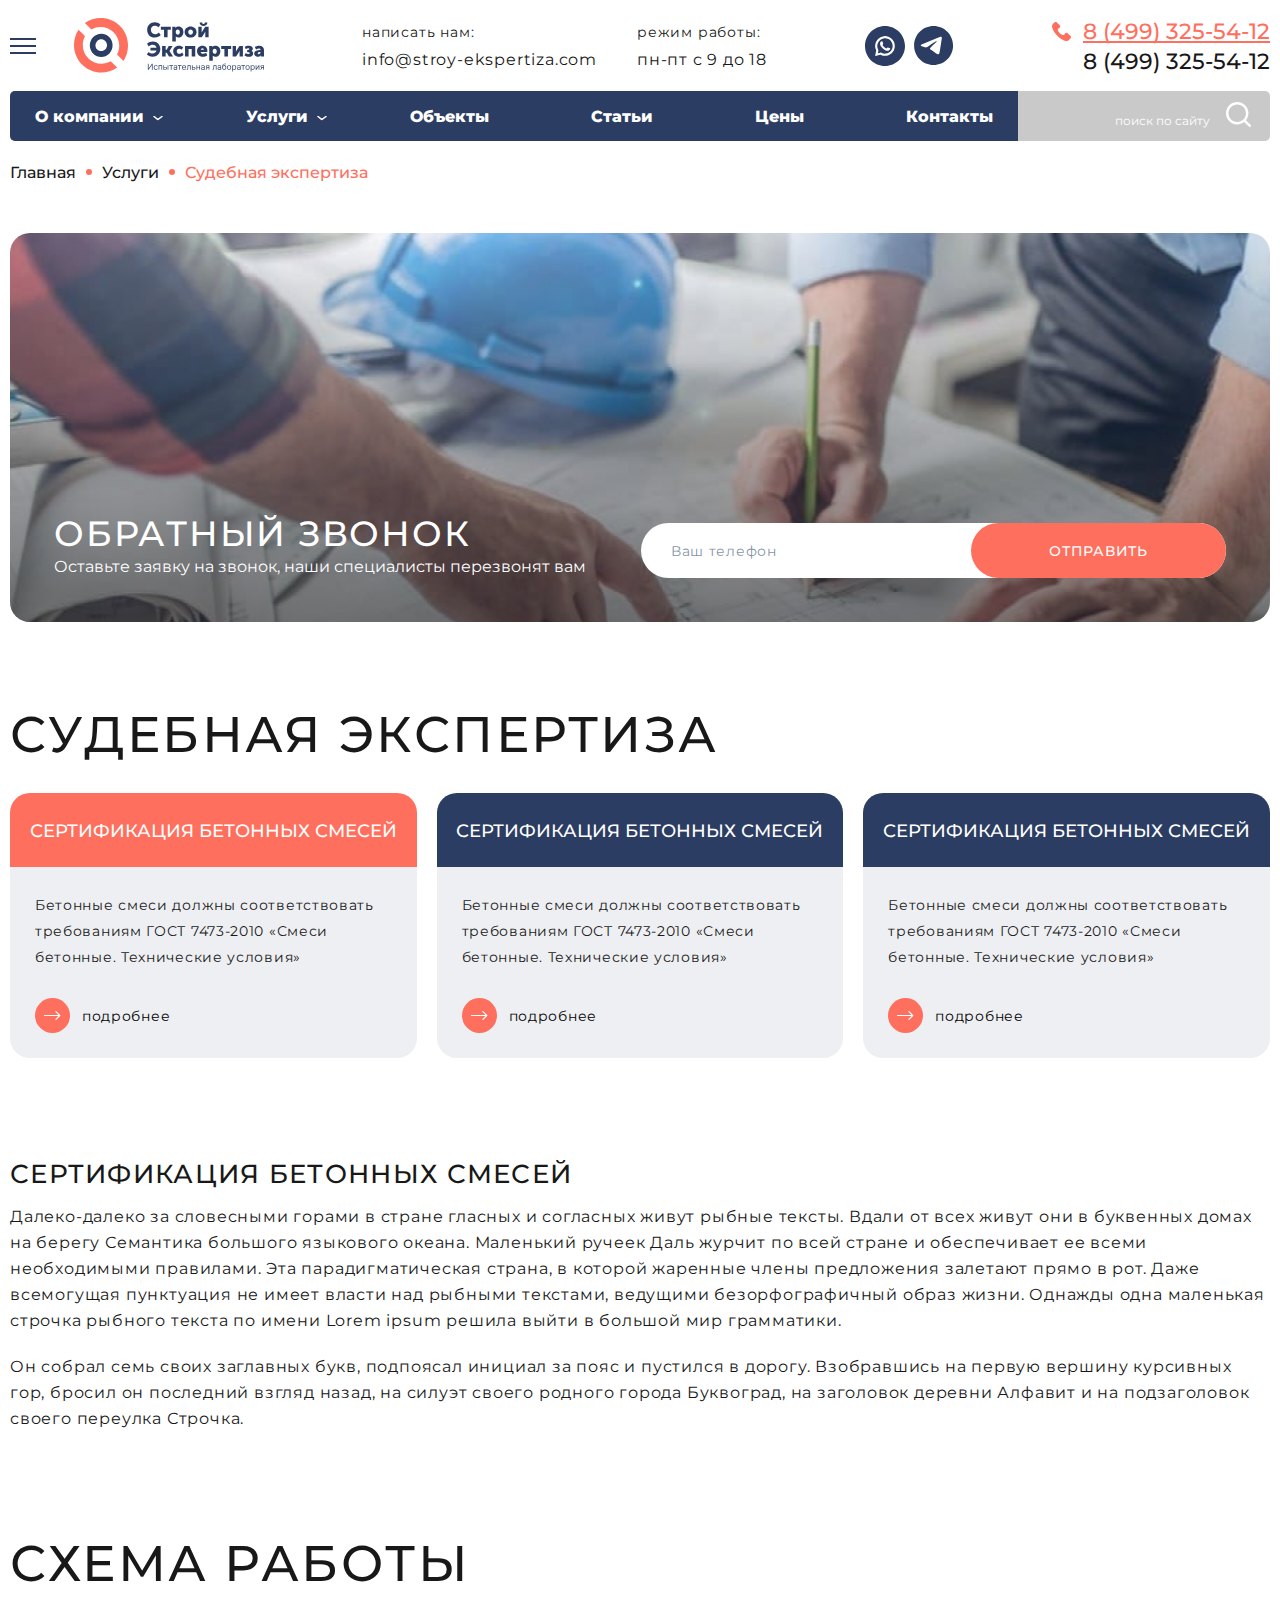
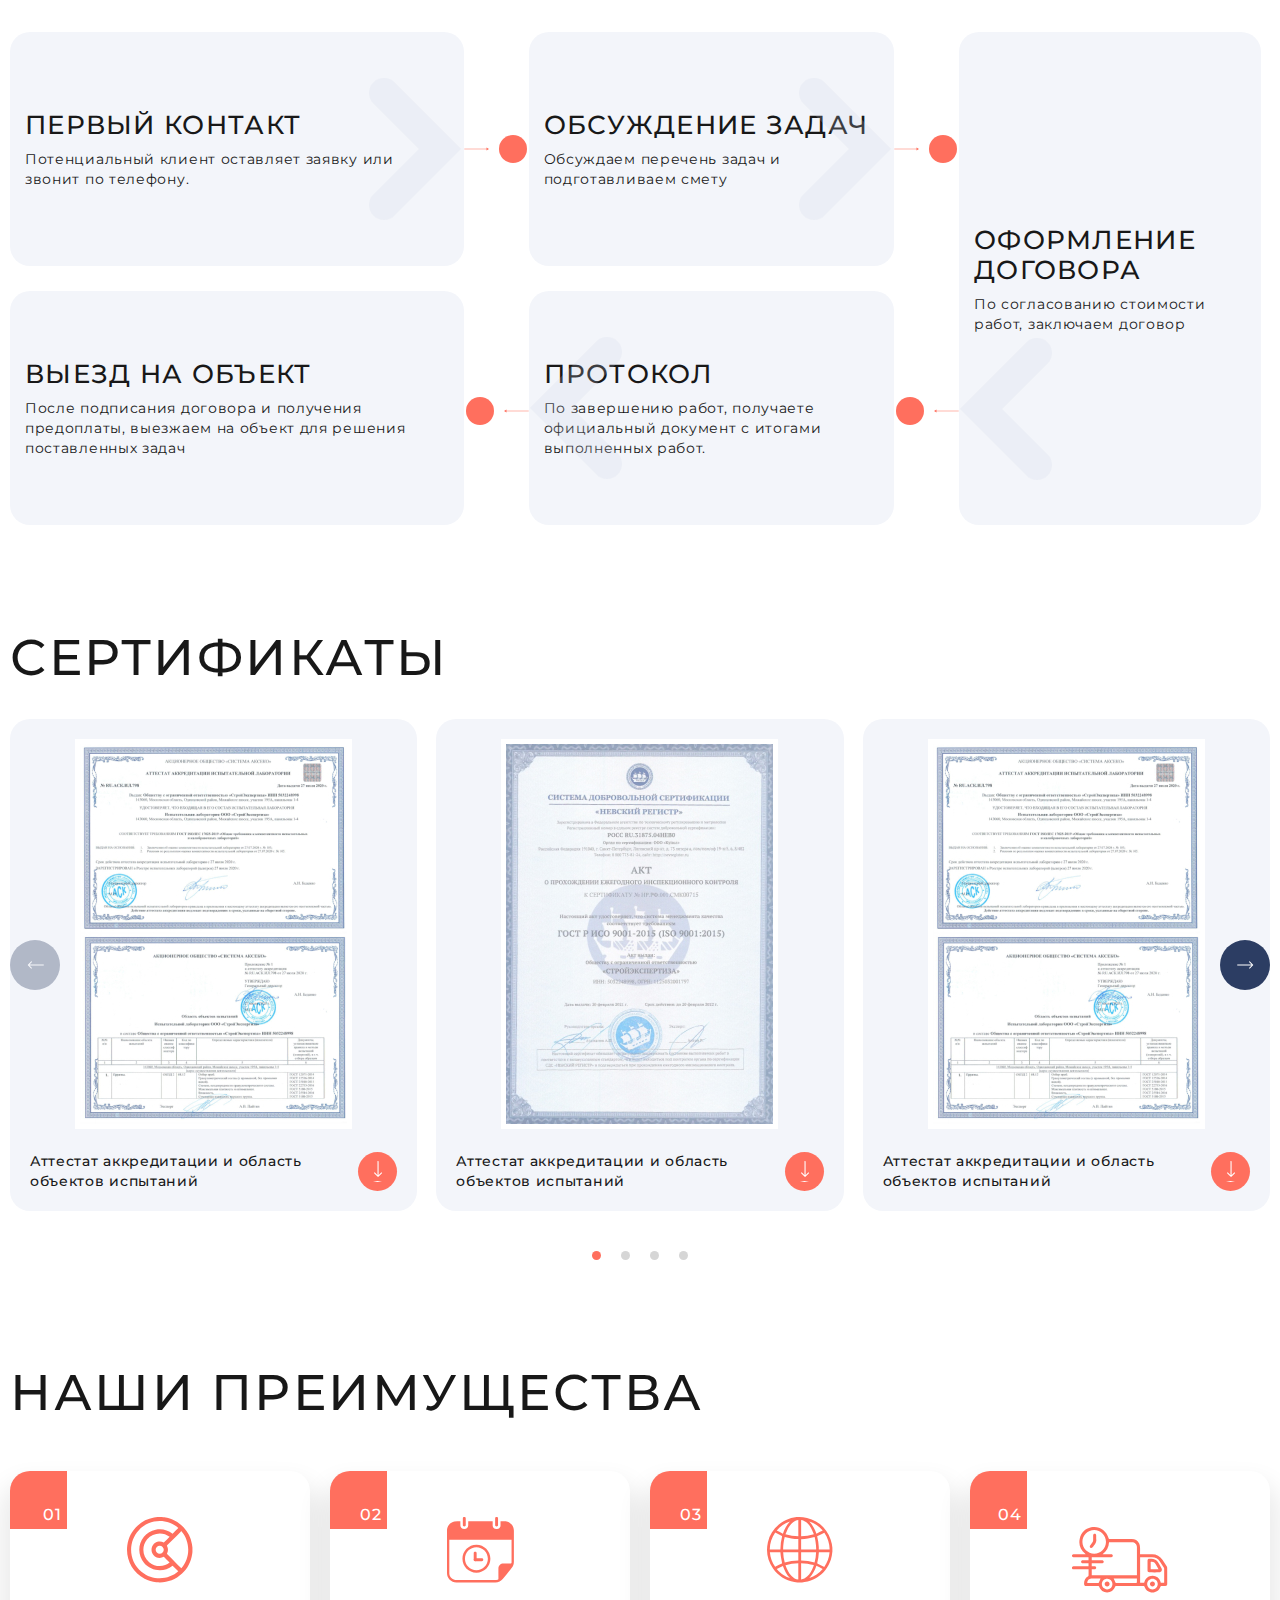
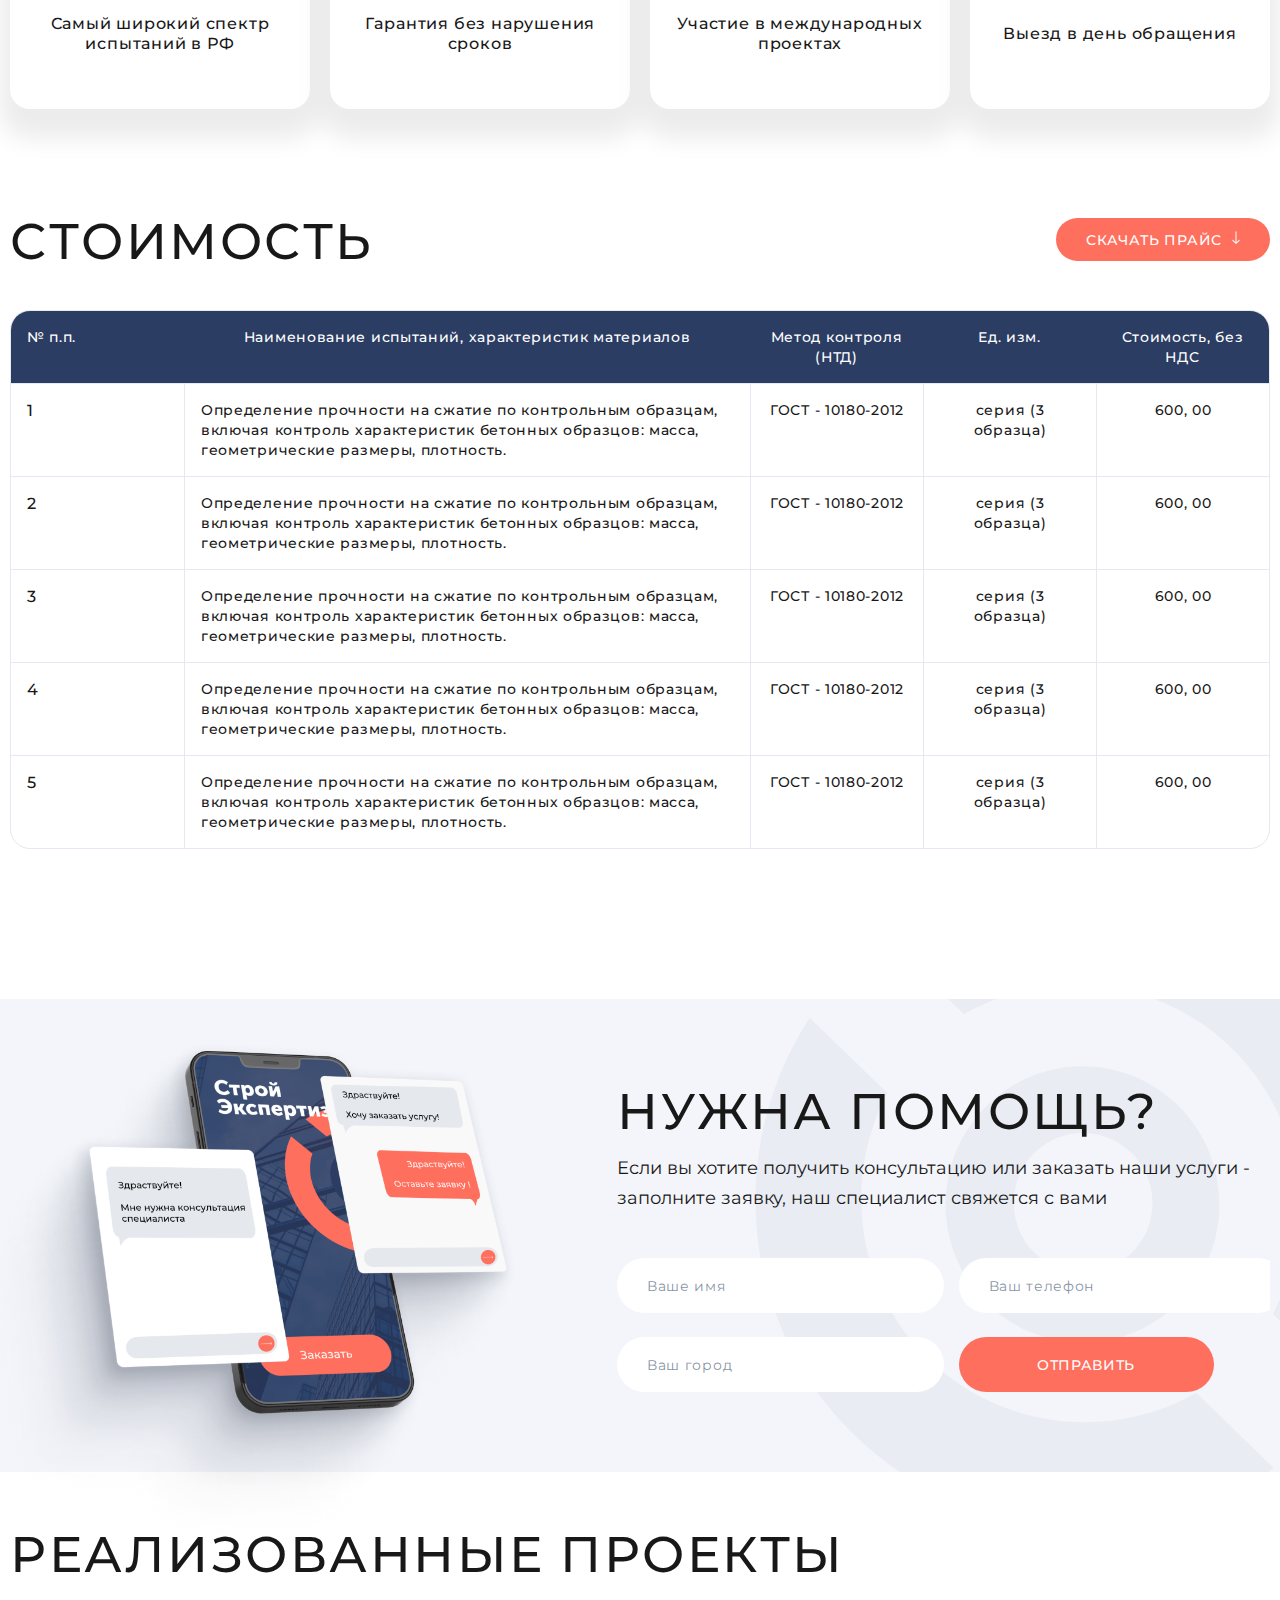
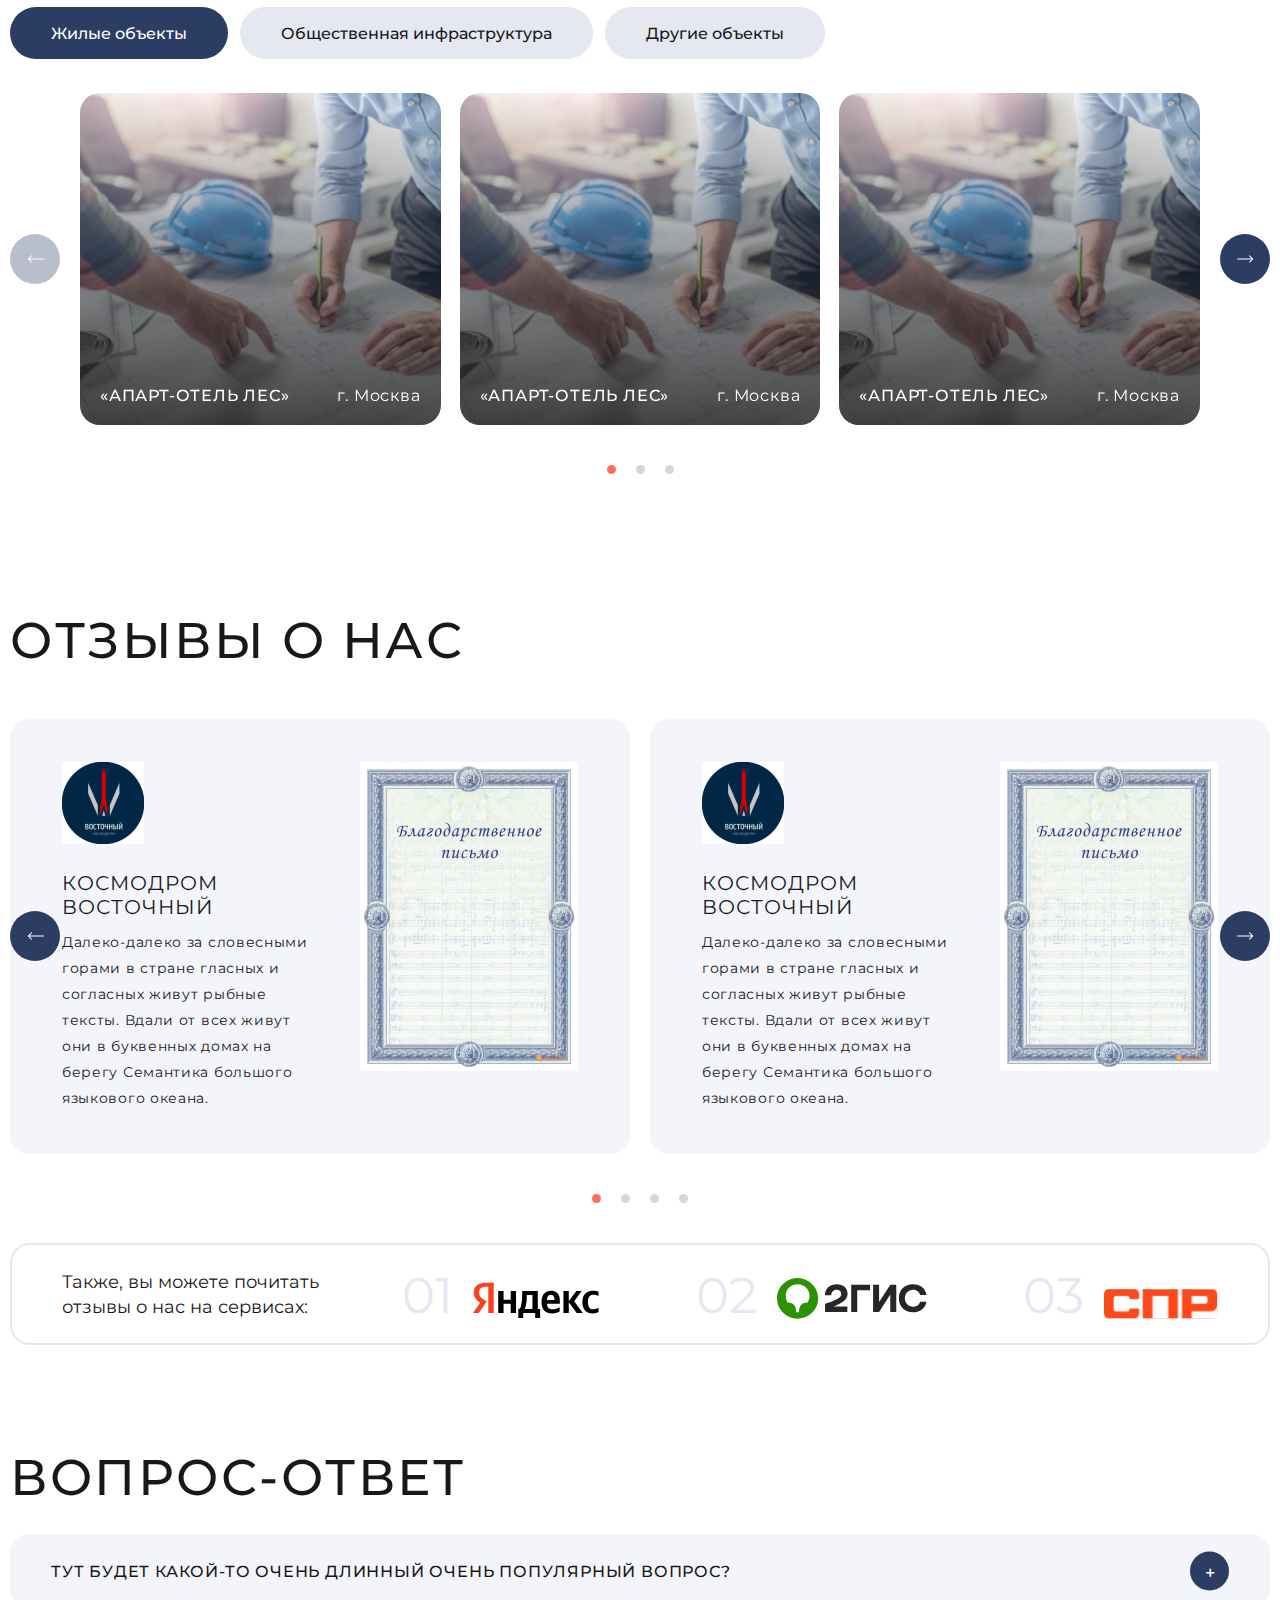
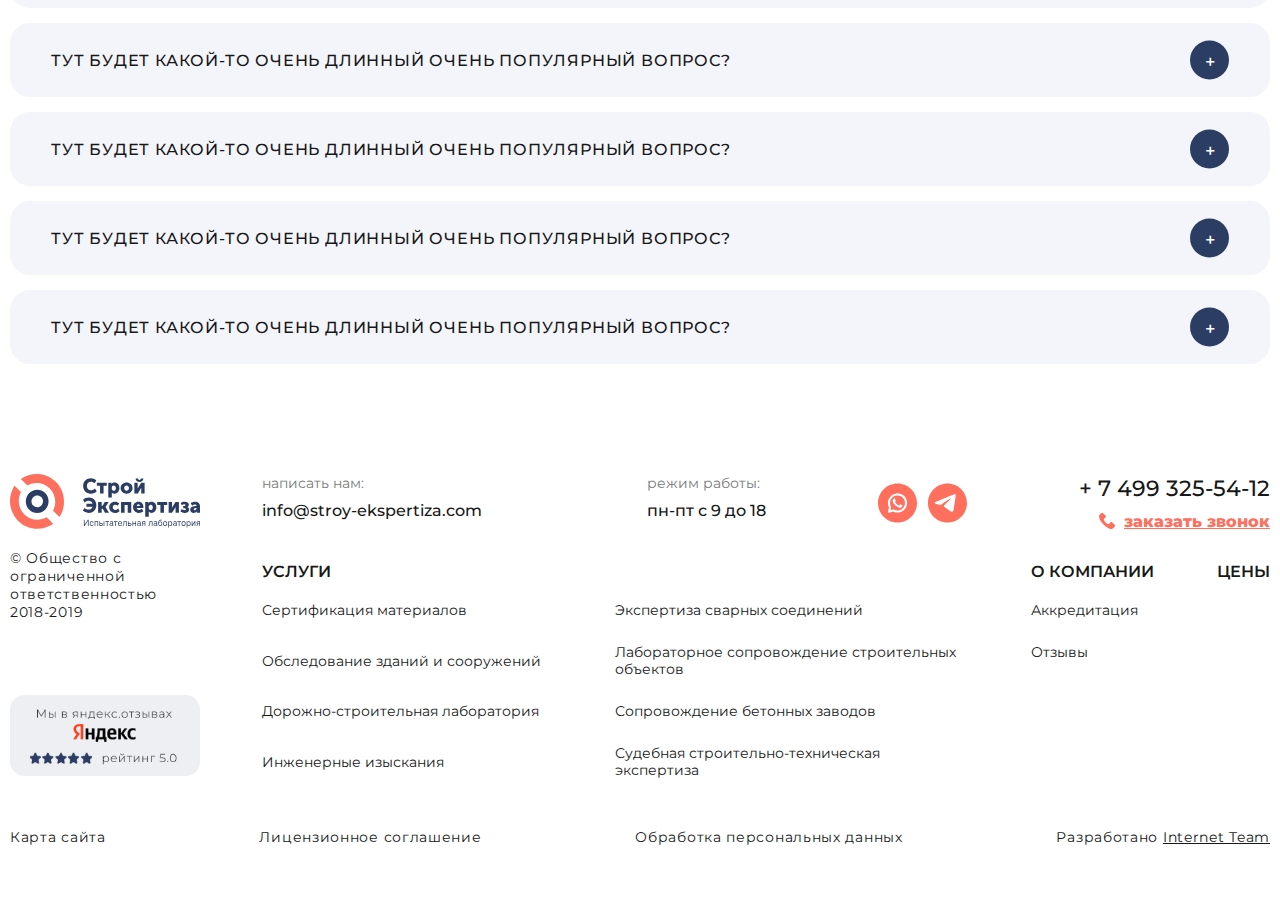
<file: pages/service-item.html>
<!DOCTYPE html>
<html lang="ru">

<head>
    <meta charset="UTF-8" />
    <meta name="viewport" content="width=device-width, user-scalable=no, viewport-fit=cover" />
    <title>Раздел услуги</title>

    <link rel="apple-touch-icon" sizes="180x180" href="../img/favicon/apple-touch-icon.png">
    <link rel="icon" type="image/png" sizes="32x32" href="../img/favicon/favicon-32x32.png">
    <link rel="icon" type="image/png" sizes="16x16" href="../img/favicon/favicon-16x16.png">
    <link rel="manifest" href="../img/favicon/site.webmanifest">
    <meta name="msapplication-TileColor" content="#da532c">
    <meta name="theme-color" content="#ffffff">

    <link rel="stylesheet" type="text/css" href="../fonts/stylesheet.css" />

    <link rel="stylesheet" type="text/css" href="../libs/swiper/swiper-bundle.min.css" />
    <link rel="stylesheet" type="text/css" href="../libs/selectric/selectric.css" />
    <link rel="stylesheet" type="text/css" href="../libs/micromodal/micromodal.css" />
    <link rel="stylesheet" type="text/css" href="../libs/fancybox/fancybox.css" />
    <link rel="stylesheet" type="text/css" href="../libs/jquery-ui/jquery-ui.min.css" />
    <link rel="stylesheet" type="text/css" href="../libs/range/ion.rangeSlider.min.css" />

    <link rel="stylesheet" type="text/css" href="../css/style.css" />
</head>

<body>

    <div class="site-wrapper">
        <header class="header">
            <div class="container">
                <div class="header__top">
                    <button class="burger">
                        <span class="burger__line"></span>
                        <span class="burger__line"></span>
                        <span class="burger__line"></span>
                    </button>

                    <div class="logo">
                        <a href="/"></a>
                        <picture class="picture">
                            <img src="../img/svg/logo.svg" alt="" />
                        </picture>
                    </div>

                    <ul class="header-top__info">
                        <li>
                            <span class="header-top__title">написать нам:</span>
                            <a href="mailto:info@stroy-ekspertiza.com">info@stroy-ekspertiza.com</a>
                        </li>
                        <li>
                            <span class="header-top__title">режим работы:</span>
                            <span class="header-top__txt">пн-пт с 9 до 18</span>
                        </li>
                    </ul>

                    <ul class="social">
                        <li>
                            <a href="#" class="icon-custom icon-custom--whatsapp"></a>
                        </li>
                        <li>
                            <a href="#" class="icon-custom icon-custom--telegram"></a>
                        </li>
                    </ul>

                    <div class="phone-block">
                        <svg class="phone-block__icon" width="19" height="19" viewBox="0 0 19 19" fill="none"
                            xmlns="http://www.w3.org/2000/svg">
                            <path
                                d="M14.2847 18.9991C13.8161 18.8963 13.34 18.8185 12.8797 18.6852C11.9563 18.4186 11.0936 18.0034 10.2638 17.5238C7.85056 16.1286 5.79238 14.3103 3.96875 12.2171C2.83675 10.9172 1.84659 9.51833 1.07338 7.97361C0.576916 6.98161 0.184284 5.95165 0.0442906 4.84484C-0.0572281 4.04124 -0.0108725 3.25245 0.46798 2.5493C0.48884 2.51875 0.506455 2.48449 0.532414 2.45903C1.23285 1.76143 1.91335 1.04115 2.64252 0.374109C3.1872 -0.123976 4.15556 -0.111478 4.78971 0.33291C4.93063 0.431509 5.06552 0.542606 5.18744 0.663887C6.0084 1.47814 6.82796 2.2947 7.64289 3.11497C8.28028 3.75609 8.39756 4.63329 7.94977 5.36839C7.75044 5.69566 7.46952 5.92896 7.10656 6.0595C6.57718 6.24976 6.16739 6.5724 5.94442 7.10243C5.8035 7.43711 5.77847 7.7778 5.87211 8.13285C6.12892 9.10634 6.66479 9.92013 7.31794 10.6654C8.08281 11.538 8.95614 12.2777 10.0061 12.7887C10.446 13.0026 10.8998 13.1827 11.4093 13.1095C12.0462 13.0179 12.5227 12.705 12.8143 12.1212C12.9487 11.8528 13.0605 11.5574 13.2538 11.3371C13.8731 10.6321 14.949 10.5687 15.68 11.1616C15.7662 11.2315 15.8469 11.3088 15.9257 11.3875C16.7314 12.1911 17.5333 12.9984 18.3431 13.7983C18.6978 14.1488 18.9495 14.5427 18.9699 15.0565C18.9713 15.0857 18.9893 15.1139 19 15.1426C19 15.1796 19 15.2167 19 15.2537C18.9879 15.294 18.968 15.3333 18.9652 15.3745C18.9309 15.8444 18.7358 16.2439 18.4113 16.5753C17.8573 17.141 17.2918 17.6951 16.7327 18.2556C16.4801 18.5089 16.1932 18.7107 15.8511 18.819C15.6179 18.8926 15.3759 18.9403 15.1381 19C14.8544 18.9991 14.5698 18.9991 14.2847 18.9991Z"
                                fill="#FF6F5E" />
                        </svg>
                        <a href="tel:84993255412" class="phone-block__link">8 (499) 325-54-12</a>
                        <a href="tel:84993255412" class="phone-block__link">8 (499) 325-54-12</a>
                    </div>
                </div>
                <div class="header__bottom">
                    <nav class="menu">
                        <ul>
                            <li>
                                <a href="#" class="menu-link">О компании</a>
                                <ul class="menu-sub">
                                    <li><a href="#">Ссылка</a></li>
                                    <li><a href="#">Статьи</a></li>
                                    <li><a href="#">Объекты</a></li>
                                    <li><a href="#">Контакты</a></li>
                                </ul>
                            </li>
                            <li>
                                <a href="#" class="menu-link">Услуги</a>
                                <ul class="menu-sub">
                                    <li><a href="#">Ссылка</a></li>
                                    <li><a href="#">Статьи</a></li>
                                    <li><a href="#">Объекты</a></li>
                                    <li><a href="#">Контакты</a></li>
                                </ul>
                            </li>
                            <li><a href="#" class="menu-link">Объекты</a></li>
                            <li><a href="#" class="menu-link">Статьи</a></li>
                            <li><a href="#" class="menu-link">Цены</a></li>
                            <li><a href="#" class="menu-link">Контакты</a></li>
                        </ul>
                    </nav>

                    <div class="search-block">
                        <input type="text">
                        <label for="">поиск по сайту</label>
                        <button class="icon-search">
                            <svg width="25" height="25" viewBox="0 0 25 25" fill="none"
                                xmlns="http://www.w3.org/2000/svg">
                                <path
                                    d="M19.9991 18.2118C20.0834 18.2999 20.1536 18.3779 20.2285 18.4528C21.6876 19.9115 23.1514 21.3662 24.605 22.8303C25.3205 23.551 25.0201 24.707 24.0565 24.9567C23.5618 25.0846 23.1436 24.9223 22.7855 24.5627C21.3427 23.115 19.8954 21.672 18.4495 20.2274C18.3754 20.1533 18.2974 20.0831 18.2115 20.0019C15.4619 22.1033 12.39 22.8841 9.00674 22.218C6.21495 21.6681 3.96077 20.1985 2.24028 17.931C-1.10862 13.5184 -0.656847 7.25479 3.28662 3.30318C7.24568 -0.662458 13.4956 -1.11877 17.9634 2.26731C20.4681 4.16589 21.956 6.69551 22.3516 9.8195C22.7457 12.9287 21.9116 15.7219 19.9991 18.2118ZM19.9344 11.2243C19.9445 6.4264 16.0681 2.52082 11.2836 2.50834C6.41704 2.49586 2.49933 6.38428 2.50245 11.222C2.50635 16.0449 6.39676 19.9317 11.2227 19.9341C16.0557 19.9356 19.9242 16.0683 19.9344 11.2243Z"
                                    fill="white" />
                            </svg>
                        </button>
                    </div>

                </div>
            </div>
            <div class="menu-invis">
                <div class="search-block">
                    <input type="text">
                    <label for="">поиск по сайту</label>
                    <button class="icon-search">
                        <svg width="25" height="25" viewBox="0 0 25 25" fill="none" xmlns="http://www.w3.org/2000/svg">
                            <path
                                d="M19.9991 18.2118C20.0834 18.2999 20.1536 18.3779 20.2285 18.4528C21.6876 19.9115 23.1514 21.3662 24.605 22.8303C25.3205 23.551 25.0201 24.707 24.0565 24.9567C23.5618 25.0846 23.1436 24.9223 22.7855 24.5627C21.3427 23.115 19.8954 21.672 18.4495 20.2274C18.3754 20.1533 18.2974 20.0831 18.2115 20.0019C15.4619 22.1033 12.39 22.8841 9.00674 22.218C6.21495 21.6681 3.96077 20.1985 2.24028 17.931C-1.10862 13.5184 -0.656847 7.25479 3.28662 3.30318C7.24568 -0.662458 13.4956 -1.11877 17.9634 2.26731C20.4681 4.16589 21.956 6.69551 22.3516 9.8195C22.7457 12.9287 21.9116 15.7219 19.9991 18.2118ZM19.9344 11.2243C19.9445 6.4264 16.0681 2.52082 11.2836 2.50834C6.41704 2.49586 2.49933 6.38428 2.50245 11.222C2.50635 16.0449 6.39676 19.9317 11.2227 19.9341C16.0557 19.9356 19.9242 16.0683 19.9344 11.2243Z"
                                fill="white"></path>
                        </svg>
                    </button>
                </div>

                <nav class="menu">
                    <ul>
                        <li>
                            <a href="#" class="menu-link">О компании</a>
                            <ul class="menu-sub">
                                <li><a href="#">Ссылка</a></li>
                                <li><a href="#">Статьи</a></li>
                                <li><a href="#">Объекты</a></li>
                                <li><a href="#">Контакты</a></li>
                            </ul>
                        </li>
                        <li>
                            <a href="#" class="menu-link">Услуги</a>
                            <ul class="menu-sub">
                                <li><a href="#">Ссылка</a></li>
                                <li><a href="#">Статьи</a></li>
                                <li><a href="#">Объекты</a></li>
                                <li><a href="#">Контакты</a></li>
                            </ul>
                        </li>
                        <li><a href="#" class="menu-link not-arrow">Объекты</a></li>
                        <li><a href="#" class="menu-link not-arrow">Статьи</a></li>
                        <li><a href="#" class="menu-link not-arrow">Цены</a></li>
                        <li><a href="#" class="menu-link not-arrow">Контакты</a></li>
                    </ul>
                </nav>

                <ul class="header-top__info">
                    <li>
                        <span class="header-top__title">написать нам:</span>
                        <a href="mailto:info@stroy-ekspertiza.com">info@stroy-ekspertiza.com</a>
                    </li>
                    <li>
                        <span class="header-top__title">режим работы:</span>
                        <span class="header-top__txt">пн-пт с 9 до 18</span>
                    </li>
                </ul>

                <ul class="social">
                    <li>
                        <a href="#" class="icon-custom icon-custom--whatsapp"></a>
                    </li>
                    <li>
                        <a href="#" class="icon-custom icon-custom--telegram"></a>
                    </li>
                </ul>

                <div class="phone-block">
                    <svg class="phone-block__icon" width="19" height="19" viewBox="0 0 19 19" fill="none"
                        xmlns="http://www.w3.org/2000/svg">
                        <path
                            d="M14.2847 18.9991C13.8161 18.8963 13.34 18.8185 12.8797 18.6852C11.9563 18.4186 11.0936 18.0034 10.2638 17.5238C7.85056 16.1286 5.79238 14.3103 3.96875 12.2171C2.83675 10.9172 1.84659 9.51833 1.07338 7.97361C0.576916 6.98161 0.184284 5.95165 0.0442906 4.84484C-0.0572281 4.04124 -0.0108725 3.25245 0.46798 2.5493C0.48884 2.51875 0.506455 2.48449 0.532414 2.45903C1.23285 1.76143 1.91335 1.04115 2.64252 0.374109C3.1872 -0.123976 4.15556 -0.111478 4.78971 0.33291C4.93063 0.431509 5.06552 0.542606 5.18744 0.663887C6.0084 1.47814 6.82796 2.2947 7.64289 3.11497C8.28028 3.75609 8.39756 4.63329 7.94977 5.36839C7.75044 5.69566 7.46952 5.92896 7.10656 6.0595C6.57718 6.24976 6.16739 6.5724 5.94442 7.10243C5.8035 7.43711 5.77847 7.7778 5.87211 8.13285C6.12892 9.10634 6.66479 9.92013 7.31794 10.6654C8.08281 11.538 8.95614 12.2777 10.0061 12.7887C10.446 13.0026 10.8998 13.1827 11.4093 13.1095C12.0462 13.0179 12.5227 12.705 12.8143 12.1212C12.9487 11.8528 13.0605 11.5574 13.2538 11.3371C13.8731 10.6321 14.949 10.5687 15.68 11.1616C15.7662 11.2315 15.8469 11.3088 15.9257 11.3875C16.7314 12.1911 17.5333 12.9984 18.3431 13.7983C18.6978 14.1488 18.9495 14.5427 18.9699 15.0565C18.9713 15.0857 18.9893 15.1139 19 15.1426C19 15.1796 19 15.2167 19 15.2537C18.9879 15.294 18.968 15.3333 18.9652 15.3745C18.9309 15.8444 18.7358 16.2439 18.4113 16.5753C17.8573 17.141 17.2918 17.6951 16.7327 18.2556C16.4801 18.5089 16.1932 18.7107 15.8511 18.819C15.6179 18.8926 15.3759 18.9403 15.1381 19C14.8544 18.9991 14.5698 18.9991 14.2847 18.9991Z"
                            fill="#FF6F5E"></path>
                    </svg>
                    <a href="tel:84993255412" class="phone-block__link">8 (499) 325-54-12</a>
                    <a href="tel:84993255412" class="phone-block__link">8 (499) 325-54-12</a>
                </div>
            </div>
        </header>

        <main class="main">
            <section class="breadcrumbs">
                <div class="container">
                    <ul class="breadcrumbs__list">
                        <li class="breadcrumbs__item">
                            <a href="#" class="breadcrumbs__link">Главная</a>
                        </li>
                        <li class="breadcrumbs__item">
                            <a href="#" class="breadcrumbs__link">Услуги</a>
                        </li>
                        <li class="breadcrumbs__item">
                            <span class="breadcrumbs__link">Судебная экспертиза</span>
                        </li>
                    </ul>
                </div>
            </section>

            <section class="back-section">
                <div class="container">
                    <div class="back-section__content">
                        <div class="back-section__left">
                            <h2 class="title">
                                обратный звонок
                            </h2>
                            <p>Оставьте заявку на звонок, наши специалисты перезвонят вам</p>
                        </div>
                        <form action="" class="back-section__right">
                            <div class="input-item">
                                <input type="text" placeholder="Ваш телефон" class="phone-input" />
                                <button class="btn btn--site">ОТПРАВИТЬ</button>
                            </div>
                        </form>
                    </div>
                </div>
            </section>

            <section class="list-section">
                <div class="container">
                    <h2 class="caption caption--h2">судебная экспертиза</h2>
                    <div class="list-block">
                        <div class="list-item">
                            <div class="list-item__head">
                                <span>сертификация бетонных смесей</span>
                            </div>
                            <div class="list-item__body">
                                <p>Бетонные смеси должны соответствовать требованиям ГОСТ 7473-2010 «Смеси бетонные.
                                    Технические условия»</p>
                                <a href="#" class="link-more">

                                    <svg width="14" height="8" viewBox="0 0 14 8" fill="none"
                                        xmlns="http://www.w3.org/2000/svg">
                                        <path
                                            d="M13.3536 4.35355C13.5488 4.15829 13.5488 3.84171 13.3536 3.64645L10.1716 0.464466C9.97631 0.269204 9.65973 0.269204 9.46447 0.464466C9.2692 0.659728 9.2692 0.976311 9.46447 1.17157L12.2929 4L9.46447 6.82843C9.2692 7.02369 9.2692 7.34027 9.46447 7.53553C9.65973 7.7308 9.97631 7.7308 10.1716 7.53553L13.3536 4.35355ZM0 4.5H13V3.5H0V4.5Z"
                                            fill="white" />
                                    </svg>

                                    подробнее</a>
                            </div>
                        </div>
                        <div class="list-item">
                            <div class="list-item__head">
                                <span>сертификация бетонных смесей</span>
                            </div>
                            <div class="list-item__body">
                                <p>Бетонные смеси должны соответствовать требованиям ГОСТ 7473-2010 «Смеси бетонные.
                                    Технические условия»</p>
                                <a href="#" class="link-more">

                                    <svg width="14" height="8" viewBox="0 0 14 8" fill="none"
                                        xmlns="http://www.w3.org/2000/svg">
                                        <path
                                            d="M13.3536 4.35355C13.5488 4.15829 13.5488 3.84171 13.3536 3.64645L10.1716 0.464466C9.97631 0.269204 9.65973 0.269204 9.46447 0.464466C9.2692 0.659728 9.2692 0.976311 9.46447 1.17157L12.2929 4L9.46447 6.82843C9.2692 7.02369 9.2692 7.34027 9.46447 7.53553C9.65973 7.7308 9.97631 7.7308 10.1716 7.53553L13.3536 4.35355ZM0 4.5H13V3.5H0V4.5Z"
                                            fill="white" />
                                    </svg>

                                    подробнее</a>
                            </div>
                        </div>
                        <div class="list-item">
                            <div class="list-item__head">
                                <span>сертификация бетонных смесей</span>
                            </div>
                            <div class="list-item__body">
                                <p>Бетонные смеси должны соответствовать требованиям ГОСТ 7473-2010 «Смеси бетонные.
                                    Технические условия»</p>
                                <a href="#" class="link-more">

                                    <svg width="14" height="8" viewBox="0 0 14 8" fill="none"
                                        xmlns="http://www.w3.org/2000/svg">
                                        <path
                                            d="M13.3536 4.35355C13.5488 4.15829 13.5488 3.84171 13.3536 3.64645L10.1716 0.464466C9.97631 0.269204 9.65973 0.269204 9.46447 0.464466C9.2692 0.659728 9.2692 0.976311 9.46447 1.17157L12.2929 4L9.46447 6.82843C9.2692 7.02369 9.2692 7.34027 9.46447 7.53553C9.65973 7.7308 9.97631 7.7308 10.1716 7.53553L13.3536 4.35355ZM0 4.5H13V3.5H0V4.5Z"
                                            fill="white" />
                                    </svg>

                                    подробнее</a>
                            </div>
                        </div>
                    </div>
                </div>
            </section>

            <section class="text-simple">
                <div class="container">
                    <h2 class="caption caption--h3">сертификация бетонных смесей</h2>
                    <p>Далеко-далеко за словесными горами в стране гласных и согласных живут рыбные тексты. Вдали от
                        всех живут они в буквенных домах на берегу Семантика большого языкового океана. Маленький ручеек
                        Даль журчит по всей стране и обеспечивает ее всеми необходимыми правилами. Эта парадигматическая
                        страна, в которой жаренные члены предложения залетают прямо в рот.
                        Даже всемогущая пунктуация не имеет власти над рыбными текстами, ведущими безорфографичный образ
                        жизни. Однажды одна маленькая строчка рыбного текста по имени Lorem ipsum решила выйти в большой
                        мир грамматики.</p>

                    <p>Он собрал семь своих заглавных букв, подпоясал инициал за пояс и пустился в дорогу. Взобравшись
                        на первую вершину курсивных гор, бросил он последний взгляд назад, на силуэт своего родного
                        города Буквоград, на заголовок деревни Алфавит и на подзаголовок своего переулка Строчка.</p>
                </div>
            </section>

            <section class="scheme-section">
                <div class="container">
                    <h2 class="caption caption--h2">СХЕМА РАБОТЫ</h2>
                    <div class="scheme-section__content">
                        <div class="scheme-list">
                            <div class="scheme-item step1">
                                <span class="caption caption--h3">Первый контакт</span>
                                <p>Потенциальный клиент оставляет заявку или звонит по телефону.</p>
                                <div class="arrow">
                                    <svg width="50" height="6" viewBox="0 0 50 6" fill="none"
                                        xmlns="http://www.w3.org/2000/svg">
                                        <path
                                            d="M1 2.5C0.723858 2.5 0.5 2.72386 0.5 3C0.5 3.27614 0.723858 3.5 1 3.5L1 2.5ZM50 3L45 0.113252L45 5.88676L50 3ZM1 3.5L45.5 3.5L45.5 2.5L1 2.5L1 3.5Z"
                                            fill="#FF6F5E"></path>
                                    </svg>

                                    <div class="circle"></div>

                                </div>
                            </div>
                            <div class="scheme-item step2">
                                <span class="caption caption--h3">Обсуждение задач</span>
                                <p>Обсуждаем перечень задач и подготавливаем смету</p>

                                <div class="arrow">
                                    <svg width="50" height="6" viewBox="0 0 50 6" fill="none"
                                        xmlns="http://www.w3.org/2000/svg">
                                        <path
                                            d="M1 2.5C0.723858 2.5 0.5 2.72386 0.5 3C0.5 3.27614 0.723858 3.5 1 3.5L1 2.5ZM50 3L45 0.113252L45 5.88676L50 3ZM1 3.5L45.5 3.5L45.5 2.5L1 2.5L1 3.5Z"
                                            fill="#FF6F5E"></path>
                                    </svg>

                                    <div class="circle"></div>

                                </div>
                            </div>
                            <div class="scheme-item step3">
                                <span class="caption caption--h3">Оформление
                                    договора</span>
                                <p>По согласованию стоимости работ, заключаем договор</p>

                                <div class="arrow">
                                    <svg width="50" height="6" viewBox="0 0 50 6" fill="none"
                                        xmlns="http://www.w3.org/2000/svg">
                                        <path
                                            d="M1 2.5C0.723858 2.5 0.5 2.72386 0.5 3C0.5 3.27614 0.723858 3.5 1 3.5L1 2.5ZM50 3L45 0.113252L45 5.88676L50 3ZM1 3.5L45.5 3.5L45.5 2.5L1 2.5L1 3.5Z"
                                            fill="#FF6F5E"></path>
                                    </svg>

                                    <div class="circle"></div>
                                </div>
                            </div>
                            <div class="scheme-item step4">
                                <span class="caption caption--h3">Протокол</span>
                                <p>По завершению работ, получаете официальный документ с итогами выполненных работ.</p>

                                <div class="arrow">
                                    <svg width="50" height="6" viewBox="0 0 50 6" fill="none"
                                        xmlns="http://www.w3.org/2000/svg">
                                        <path
                                            d="M1 2.5C0.723858 2.5 0.5 2.72386 0.5 3C0.5 3.27614 0.723858 3.5 1 3.5L1 2.5ZM50 3L45 0.113252L45 5.88676L50 3ZM1 3.5L45.5 3.5L45.5 2.5L1 2.5L1 3.5Z"
                                            fill="#FF6F5E"></path>
                                    </svg>

                                    <div class="circle"></div>
                                </div>
                            </div>
                            <div class="scheme-item step5">
                                <span class="caption caption--h3">Выезд на объект</span>
                                <p>После подписания договора
                                    и получения предоплаты, выезжаем на объект для решения поставленных задач</p>

                                <div class="arrow">
                                    <svg width="50" height="6" viewBox="0 0 50 6" fill="none"
                                        xmlns="http://www.w3.org/2000/svg">
                                        <path
                                            d="M1 2.5C0.723858 2.5 0.5 2.72386 0.5 3C0.5 3.27614 0.723858 3.5 1 3.5L1 2.5ZM50 3L45 0.113252L45 5.88676L50 3ZM1 3.5L45.5 3.5L45.5 2.5L1 2.5L1 3.5Z"
                                            fill="#FF6F5E"></path>
                                    </svg>

                                    <div class="circle"></div>
                                </div>
                            </div>
                        </div>
                    </div>
                </div>
            </section>

            <section class="documents-section">
                <div class="container">
                    <h2 class="caption caption--h2">сертификаты</h2>

                    <div class="slider-docs swiper">
                        <div class="swiper-wrapper">
                            <div class="swiper-slide">
                                <div class="docs-block">
                                    <picture class="picture">
                                        <a href="../img/doc1.jpg" data-fancybox="documents"></a>
                                        <img src="../img/doc1.jpg" alt="" />
                                    </picture>
                                    <div class="docs-block__info">
                                        <span class="docs-block__txt">Аттестат аккредитации
                                            и область объектов испытаний</span>
                                        <a href="#" class="link-download">
                                            <svg width="15" height="19" viewBox="0 0 15 19" fill="none"
                                                xmlns="http://www.w3.org/2000/svg">
                                                <path
                                                    d="M7.64645 14.3536C7.84171 14.5488 8.15829 14.5488 8.35355 14.3536L11.5355 11.1716C11.7308 10.9763 11.7308 10.6597 11.5355 10.4645C11.3403 10.2692 11.0237 10.2692 10.8284 10.4645L8 13.2929L5.17157 10.4645C4.97631 10.2692 4.65973 10.2692 4.46447 10.4645C4.2692 10.6597 4.2692 10.9763 4.46447 11.1716L7.64645 14.3536ZM7.5 2.18557e-08L7.5 14L8.5 14L8.5 -2.18557e-08L7.5 2.18557e-08Z"
                                                    fill="white" />
                                                <line y1="18.5" x2="15" y2="18.5" stroke="white" />
                                            </svg>
                                        </a>
                                    </div>
                                </div>
                            </div>
                            <div class="swiper-slide">
                                <div class="docs-block">
                                    <picture class="picture">
                                        <a href="../img/doc2.jpg" data-fancybox="documents"></a>
                                        <img src="../img/doc2.jpg" alt="" />
                                    </picture>
                                    <div class="docs-block__info">
                                        <span class="docs-block__txt">Аттестат аккредитации
                                            и область объектов испытаний</span>
                                        <a href="#" class="link-download">
                                            <svg width="15" height="19" viewBox="0 0 15 19" fill="none"
                                                xmlns="http://www.w3.org/2000/svg">
                                                <path
                                                    d="M7.64645 14.3536C7.84171 14.5488 8.15829 14.5488 8.35355 14.3536L11.5355 11.1716C11.7308 10.9763 11.7308 10.6597 11.5355 10.4645C11.3403 10.2692 11.0237 10.2692 10.8284 10.4645L8 13.2929L5.17157 10.4645C4.97631 10.2692 4.65973 10.2692 4.46447 10.4645C4.2692 10.6597 4.2692 10.9763 4.46447 11.1716L7.64645 14.3536ZM7.5 2.18557e-08L7.5 14L8.5 14L8.5 -2.18557e-08L7.5 2.18557e-08Z"
                                                    fill="white" />
                                                <line y1="18.5" x2="15" y2="18.5" stroke="white" />
                                            </svg>
                                        </a>
                                    </div>
                                </div>
                            </div>
                            <div class="swiper-slide">
                                <div class="docs-block">
                                    <picture class="picture">
                                        <a href="../img/doc1.jpg" data-fancybox="documents"></a>
                                        <img src="../img/doc1.jpg" alt="" />
                                    </picture>
                                    <div class="docs-block__info">
                                        <span class="docs-block__txt">Аттестат аккредитации
                                            и область объектов испытаний</span>
                                        <a href="#" class="link-download">
                                            <svg width="15" height="19" viewBox="0 0 15 19" fill="none"
                                                xmlns="http://www.w3.org/2000/svg">
                                                <path
                                                    d="M7.64645 14.3536C7.84171 14.5488 8.15829 14.5488 8.35355 14.3536L11.5355 11.1716C11.7308 10.9763 11.7308 10.6597 11.5355 10.4645C11.3403 10.2692 11.0237 10.2692 10.8284 10.4645L8 13.2929L5.17157 10.4645C4.97631 10.2692 4.65973 10.2692 4.46447 10.4645C4.2692 10.6597 4.2692 10.9763 4.46447 11.1716L7.64645 14.3536ZM7.5 2.18557e-08L7.5 14L8.5 14L8.5 -2.18557e-08L7.5 2.18557e-08Z"
                                                    fill="white" />
                                                <line y1="18.5" x2="15" y2="18.5" stroke="white" />
                                            </svg>
                                        </a>
                                    </div>
                                </div>
                            </div>
                            <div class="swiper-slide">
                                <div class="docs-block">
                                    <picture class="picture">
                                        <a href="../img/doc2.jpg" data-fancybox="documents"></a>
                                        <img src="../img/doc2.jpg" alt="" />
                                    </picture>
                                    <div class="docs-block__info">
                                        <span class="docs-block__txt">Аттестат аккредитации
                                            и область объектов испытаний</span>
                                        <a href="#" class="link-download">
                                            <svg width="15" height="19" viewBox="0 0 15 19" fill="none"
                                                xmlns="http://www.w3.org/2000/svg">
                                                <path
                                                    d="M7.64645 14.3536C7.84171 14.5488 8.15829 14.5488 8.35355 14.3536L11.5355 11.1716C11.7308 10.9763 11.7308 10.6597 11.5355 10.4645C11.3403 10.2692 11.0237 10.2692 10.8284 10.4645L8 13.2929L5.17157 10.4645C4.97631 10.2692 4.65973 10.2692 4.46447 10.4645C4.2692 10.6597 4.2692 10.9763 4.46447 11.1716L7.64645 14.3536ZM7.5 2.18557e-08L7.5 14L8.5 14L8.5 -2.18557e-08L7.5 2.18557e-08Z"
                                                    fill="white" />
                                                <line y1="18.5" x2="15" y2="18.5" stroke="white" />
                                            </svg>
                                        </a>
                                    </div>
                                </div>
                            </div>
                            <div class="swiper-slide">
                                <div class="docs-block">
                                    <picture class="picture">
                                        <a href="../img/doc1.jpg" data-fancybox="documents"></a>
                                        <img src="../img/doc1.jpg" alt="" />
                                    </picture>
                                    <div class="docs-block__info">
                                        <span class="docs-block__txt">Аттестат аккредитации
                                            и область объектов испытаний</span>
                                        <a href="#" class="link-download">
                                            <svg width="15" height="19" viewBox="0 0 15 19" fill="none"
                                                xmlns="http://www.w3.org/2000/svg">
                                                <path
                                                    d="M7.64645 14.3536C7.84171 14.5488 8.15829 14.5488 8.35355 14.3536L11.5355 11.1716C11.7308 10.9763 11.7308 10.6597 11.5355 10.4645C11.3403 10.2692 11.0237 10.2692 10.8284 10.4645L8 13.2929L5.17157 10.4645C4.97631 10.2692 4.65973 10.2692 4.46447 10.4645C4.2692 10.6597 4.2692 10.9763 4.46447 11.1716L7.64645 14.3536ZM7.5 2.18557e-08L7.5 14L8.5 14L8.5 -2.18557e-08L7.5 2.18557e-08Z"
                                                    fill="white" />
                                                <line y1="18.5" x2="15" y2="18.5" stroke="white" />
                                            </svg>
                                        </a>
                                    </div>
                                </div>
                            </div>
                            <div class="swiper-slide">
                                <div class="docs-block">
                                    <picture class="picture">
                                        <a href="../img/doc2.jpg" data-fancybox="documents"></a>
                                        <img src="../img/doc2.jpg" alt="" />
                                    </picture>
                                    <div class="docs-block__info">
                                        <span class="docs-block__txt">Аттестат аккредитации
                                            и область объектов испытаний</span>
                                        <a href="#" class="link-download">
                                            <svg width="15" height="19" viewBox="0 0 15 19" fill="none"
                                                xmlns="http://www.w3.org/2000/svg">
                                                <path
                                                    d="M7.64645 14.3536C7.84171 14.5488 8.15829 14.5488 8.35355 14.3536L11.5355 11.1716C11.7308 10.9763 11.7308 10.6597 11.5355 10.4645C11.3403 10.2692 11.0237 10.2692 10.8284 10.4645L8 13.2929L5.17157 10.4645C4.97631 10.2692 4.65973 10.2692 4.46447 10.4645C4.2692 10.6597 4.2692 10.9763 4.46447 11.1716L7.64645 14.3536ZM7.5 2.18557e-08L7.5 14L8.5 14L8.5 -2.18557e-08L7.5 2.18557e-08Z"
                                                    fill="white" />
                                                <line y1="18.5" x2="15" y2="18.5" stroke="white" />
                                            </svg>
                                        </a>
                                    </div>
                                </div>
                            </div>
                        </div>
                        <div class="swiper-pagination"></div>
                        <button class="swiper-button-prev">
                            <svg width="17" height="8" viewBox="0 0 17 8" fill="none"
                                xmlns="http://www.w3.org/2000/svg">
                                <path
                                    d="M0.887995 4.35355C0.692734 4.15829 0.692734 3.84171 0.887995 3.64645L4.06998 0.464467C4.26524 0.269205 4.58182 0.269205 4.77708 0.464467C4.97234 0.659729 4.97234 0.976312 4.77708 1.17157L1.94866 4L4.77708 6.82843C4.97234 7.02369 4.97234 7.34027 4.77708 7.53553C4.58182 7.7308 4.26524 7.7308 4.06998 7.53554L0.887995 4.35355ZM16.7588 4.5L1.24155 4.5L1.24155 3.5L16.7588 3.5L16.7588 4.5Z"
                                    fill="white" />
                            </svg>
                        </button>
                        <button class="swiper-button-next">
                            <svg width="17" height="8" viewBox="0 0 17 8" fill="none"
                                xmlns="http://www.w3.org/2000/svg">
                                <path
                                    d="M16.112 4.35355C16.3073 4.15829 16.3073 3.84171 16.112 3.64645L12.93 0.464467C12.7348 0.269205 12.4182 0.269205 12.2229 0.464467C12.0277 0.659729 12.0277 0.976312 12.2229 1.17157L15.0513 4L12.2229 6.82843C12.0277 7.02369 12.0277 7.34027 12.2229 7.53553C12.4182 7.7308 12.7348 7.7308 12.93 7.53554L16.112 4.35355ZM0.241211 4.5L15.7585 4.5L15.7585 3.5L0.241211 3.5L0.241211 4.5Z"
                                    fill="white" />
                            </svg>
                        </button>
                    </div>
                </div>
            </section>

            <section class="our-advantages">
                <div class="container">
                    <h2 class="caption caption--h2">наши преимущества</h2>
                    <div class="our-advantages__list">
                        <div class="our-advantages__item">
                            <span class="our-advantages__num">01</span>
                            <picture class="picture">
                                <img src="../img/svg/adv1.svg" alt="">
                            </picture>
                            <span class="our-advantages__txt">Самый широкий спектр испытаний в РФ</span>
                        </div>
                        <div class="our-advantages__item">
                            <span class="our-advantages__num">02</span>
                            <picture class="picture">
                                <img src="../img/svg/adv2.svg" alt="">
                            </picture>
                            <span class="our-advantages__txt">Гарантия без
                                нарушения сроков</span>
                        </div>
                        <div class="our-advantages__item">
                            <span class="our-advantages__num">03</span>
                            <picture class="picture">
                                <img src="../img/svg/adv3.svg" alt="">
                            </picture>
                            <span class="our-advantages__txt">Участие в международных
                                проектах</span>
                        </div>
                        <div class="our-advantages__item">
                            <span class="our-advantages__num">04</span>
                            <picture class="picture">
                                <img src="../img/svg/adv4.svg" alt="">
                            </picture>
                            <span class="our-advantages__txt">Выезд в день
                                обращения</span>
                        </div>
                    </div>
                </div>
            </section>

            <section class="table-section table-section--prices">
                <div class="container">
                    <div class="table-section__content">
                        <div class="table-section__head">
                            <h2 class="caption caption--h2">стоимость</h2>
                            <a href="#" class="btn btn--site">СКАЧАТЬ ПРАЙС
                                <svg width="8" height="13" viewBox="0 0 8 13" fill="none"
                                    xmlns="http://www.w3.org/2000/svg">
                                    <path
                                        d="M3.64645 12.8536C3.84171 13.0488 4.15829 13.0488 4.35355 12.8536L7.53553 9.67157C7.7308 9.47631 7.7308 9.15973 7.53553 8.96447C7.34027 8.7692 7.02369 8.7692 6.82843 8.96447L4 11.7929L1.17157 8.96447C0.97631 8.7692 0.659728 8.7692 0.464466 8.96447C0.269204 9.15973 0.269204 9.47631 0.464466 9.67157L3.64645 12.8536ZM3.5 0.5L3.5 12.5L4.5 12.5L4.5 0.5L3.5 0.5Z"
                                        fill="white" />
                                </svg>
                            </a>
                        </div>
                        <div class="table-section__body">
                            <div class="table">
                                <div class="thead">
                                    <div class="tr">
                                        <div class="td">№ п.п.</div>
                                        <div class="td">Наименование испытаний,
                                            характеристик материалов</div>
                                        <div class="td">Метод контроля
                                            (НТД)</div>
                                        <div class="td">Ед. изм.</div>
                                        <div class="td">Стоимость,
                                            без НДС</div>
                                    </div>
                                </div>
                                <div class="tbody">
                                    <div class="tr">
                                        <div class="td">1</div>
                                        <div class="td">Определение прочности на сжатие по контрольным образцам, включая
                                            контроль характеристик бетонных образцов: масса, геометрические размеры,
                                            плотность. </div>
                                        <div class="td">ГОСТ - 10180-2012</div>
                                        <div class="td">серия (3 образца)</div>
                                        <div class="td">600, 00</div>
                                    </div>
                                    <div class="tr">
                                        <div class="td">2</div>
                                        <div class="td">Определение прочности на сжатие по контрольным образцам, включая
                                            контроль характеристик бетонных образцов: масса, геометрические размеры,
                                            плотность. </div>
                                        <div class="td">ГОСТ - 10180-2012</div>
                                        <div class="td">серия (3 образца)</div>
                                        <div class="td">600, 00</div>
                                    </div>
                                    <div class="tr">
                                        <div class="td">3</div>
                                        <div class="td">Определение прочности на сжатие по контрольным образцам, включая
                                            контроль характеристик бетонных образцов: масса, геометрические размеры,
                                            плотность. </div>
                                        <div class="td">ГОСТ - 10180-2012</div>
                                        <div class="td">серия (3 образца)</div>
                                        <div class="td">600, 00</div>
                                    </div>
                                    <div class="tr">
                                        <div class="td">4</div>
                                        <div class="td">Определение прочности на сжатие по контрольным образцам, включая
                                            контроль характеристик бетонных образцов: масса, геометрические размеры,
                                            плотность. </div>
                                        <div class="td">ГОСТ - 10180-2012</div>
                                        <div class="td">серия (3 образца)</div>
                                        <div class="td">600, 00</div>
                                    </div>
                                    <div class="tr">
                                        <div class="td">5</div>
                                        <div class="td">Определение прочности на сжатие по контрольным образцам, включая
                                            контроль характеристик бетонных образцов: масса, геометрические размеры,
                                            плотность. </div>
                                        <div class="td">ГОСТ - 10180-2012</div>
                                        <div class="td">серия (3 образца)</div>
                                        <div class="td">600, 00</div>
                                    </div>
                                </div>
                            </div>
                        </div>
                    </div>
                </div>
            </section>

            <section class="squeeze-section">
                <div class="container">
                    <div class="squeeze">
                        <picture class="picture">
                            <img src="../img/pic-sqezy1.png" alt="">
                        </picture>
                        <div class="squeeze__content">
                            <h2 class="caption caption--h2">НУЖНА ПОМОЩЬ?</h2>
                            <p>Если вы хотите получить консультацию или заказать наши услуги -
                                заполните заявку, наш специалист свяжется с вами</p>

                            <div class="input-list">
                                <div class="input-item">
                                    <input type="text" placeholder="Ваше имя">
                                </div>
                                <div class="input-item">
                                    <input type="text" placeholder="Ваш телефон" class="phone-input" inputmode="text">
                                </div>
                                <div class="input-item">
                                    <input type="text" placeholder="Ваш город">
                                </div>
                                <button type="submit" class="btn btn--site">ОТПРАВИТЬ</button>
                            </div>
                        </div>
                    </div>
                </div>
            </section>

            <section class="objects-section">
                <div class="container">
                    <h2 class="caption caption--h2">РЕАЛИЗОВАННЫЕ ПРОЕКТЫ</h2>

                    <div class="tabs">
                        <ul class="tabs-links">
                            <li><a href="#tab1" class="tabs-link">Жилые объекты</a></li>
                            <li><a href="#tab2" class="tabs-link">Общественная инфраструктура</a></li>
                            <li><a href="#tab3" class="tabs-link">Другие объекты</a></li>
                        </ul>
                        <div class="tabs-body" id="tab1">
                            <div class="slider-objects swiper">
                                <div class="swiper-wrapper">
                                    <div class="swiper-slide">
                                        <div class="object-item">
                                            <div class="object-item__front">
                                                <picture class="picture">
                                                    <img src="../img/pic-service1.png" alt="" />
                                                </picture>
                                                <div class="object-item__info">
                                                    <span class="object-item__name">«апарт-отель лес»</span>
                                                    <span class="object-item__city">г. Москва</span>
                                                </div>
                                            </div>
                                            <div class="object-item__back">
                                                <div class="object-item__info">
                                                    <span class="object-item__name">«апарт-отель лес»</span>
                                                    <span class="object-item__city">г. Москва</span>
                                                </div>
                                                <div class="object-item__text">
                                                    <p>В 2015 году организовали лаборотаторный пост с шестью
                                                        специалистами
                                                        для оперативного контроля земляных и бетонных работ.
                                                    </p>
                                                </div>
                                                <a href="#" class="link-more">
                                                    <svg width="14" height="8" viewBox="0 0 14 8" fill="none"
                                                        xmlns="http://www.w3.org/2000/svg">
                                                        <path
                                                            d="M13.3536 4.35355C13.5488 4.15829 13.5488 3.84171 13.3536 3.64645L10.1716 0.464466C9.97631 0.269204 9.65973 0.269204 9.46447 0.464466C9.2692 0.659728 9.2692 0.976311 9.46447 1.17157L12.2929 4L9.46447 6.82843C9.2692 7.02369 9.2692 7.34027 9.46447 7.53553C9.65973 7.7308 9.97631 7.7308 10.1716 7.53553L13.3536 4.35355ZM0 4.5H13V3.5H0V4.5Z"
                                                            fill="white" />
                                                    </svg>
                                                    подробнее
                                                </a>
                                            </div>

                                        </div>
                                    </div>
                                    <div class="swiper-slide">
                                        <div class="object-item">
                                            <div class="object-item__front">
                                                <picture class="picture">
                                                    <img src="../img/pic-service1.png" alt="" />
                                                </picture>
                                                <div class="object-item__info">
                                                    <span class="object-item__name">«апарт-отель лес»</span>
                                                    <span class="object-item__city">г. Москва</span>
                                                </div>
                                            </div>
                                            <div class="object-item__back">
                                                <div class="object-item__info">
                                                    <span class="object-item__name">«апарт-отель лес»</span>
                                                    <span class="object-item__city">г. Москва</span>
                                                </div>
                                                <div class="object-item__text">
                                                    <p>В 2015 году организовали лаборотаторный пост с шестью
                                                        специалистами
                                                        для оперативного контроля земляных и бетонных работ.
                                                    </p>
                                                </div>
                                                <a href="#" class="link-more">
                                                    <svg width="14" height="8" viewBox="0 0 14 8" fill="none"
                                                        xmlns="http://www.w3.org/2000/svg">
                                                        <path
                                                            d="M13.3536 4.35355C13.5488 4.15829 13.5488 3.84171 13.3536 3.64645L10.1716 0.464466C9.97631 0.269204 9.65973 0.269204 9.46447 0.464466C9.2692 0.659728 9.2692 0.976311 9.46447 1.17157L12.2929 4L9.46447 6.82843C9.2692 7.02369 9.2692 7.34027 9.46447 7.53553C9.65973 7.7308 9.97631 7.7308 10.1716 7.53553L13.3536 4.35355ZM0 4.5H13V3.5H0V4.5Z"
                                                            fill="white" />
                                                    </svg>
                                                    подробнее
                                                </a>
                                            </div>

                                        </div>
                                    </div>
                                    <div class="swiper-slide">
                                        <div class="object-item">
                                            <div class="object-item__front">
                                                <picture class="picture">
                                                    <img src="../img/pic-service1.png" alt="" />
                                                </picture>
                                                <div class="object-item__info">
                                                    <span class="object-item__name">«апарт-отель лес»</span>
                                                    <span class="object-item__city">г. Москва</span>
                                                </div>
                                            </div>
                                            <div class="object-item__back">
                                                <div class="object-item__info">
                                                    <span class="object-item__name">«апарт-отель лес»</span>
                                                    <span class="object-item__city">г. Москва</span>
                                                </div>
                                                <div class="object-item__text">
                                                    <p>В 2015 году организовали лаборотаторный пост с шестью
                                                        специалистами
                                                        для оперативного контроля земляных и бетонных работ.
                                                    </p>
                                                </div>
                                                <a href="#" class="link-more">
                                                    <svg width="14" height="8" viewBox="0 0 14 8" fill="none"
                                                        xmlns="http://www.w3.org/2000/svg">
                                                        <path
                                                            d="M13.3536 4.35355C13.5488 4.15829 13.5488 3.84171 13.3536 3.64645L10.1716 0.464466C9.97631 0.269204 9.65973 0.269204 9.46447 0.464466C9.2692 0.659728 9.2692 0.976311 9.46447 1.17157L12.2929 4L9.46447 6.82843C9.2692 7.02369 9.2692 7.34027 9.46447 7.53553C9.65973 7.7308 9.97631 7.7308 10.1716 7.53553L13.3536 4.35355ZM0 4.5H13V3.5H0V4.5Z"
                                                            fill="white" />
                                                    </svg>
                                                    подробнее
                                                </a>
                                            </div>

                                        </div>
                                    </div>
                                    <div class="swiper-slide">
                                        <div class="object-item">
                                            <div class="object-item__front">
                                                <picture class="picture">
                                                    <img src="../img/pic-service1.png" alt="" />
                                                </picture>
                                                <div class="object-item__info">
                                                    <span class="object-item__name">«апарт-отель лес»</span>
                                                    <span class="object-item__city">г. Москва</span>
                                                </div>
                                            </div>
                                            <div class="object-item__back">
                                                <div class="object-item__info">
                                                    <span class="object-item__name">«апарт-отель лес»</span>
                                                    <span class="object-item__city">г. Москва</span>
                                                </div>
                                                <div class="object-item__text">
                                                    <p>В 2015 году организовали лаборотаторный пост с шестью
                                                        специалистами
                                                        для оперативного контроля земляных и бетонных работ.
                                                    </p>
                                                </div>
                                                <a href="#" class="link-more">
                                                    <svg width="14" height="8" viewBox="0 0 14 8" fill="none"
                                                        xmlns="http://www.w3.org/2000/svg">
                                                        <path
                                                            d="M13.3536 4.35355C13.5488 4.15829 13.5488 3.84171 13.3536 3.64645L10.1716 0.464466C9.97631 0.269204 9.65973 0.269204 9.46447 0.464466C9.2692 0.659728 9.2692 0.976311 9.46447 1.17157L12.2929 4L9.46447 6.82843C9.2692 7.02369 9.2692 7.34027 9.46447 7.53553C9.65973 7.7308 9.97631 7.7308 10.1716 7.53553L13.3536 4.35355ZM0 4.5H13V3.5H0V4.5Z"
                                                            fill="white" />
                                                    </svg>
                                                    подробнее
                                                </a>
                                            </div>

                                        </div>
                                    </div>
                                    <div class="swiper-slide">
                                        <div class="object-item">
                                            <div class="object-item__front">
                                                <picture class="picture">
                                                    <img src="../img/pic-service1.png" alt="" />
                                                </picture>
                                                <div class="object-item__info">
                                                    <span class="object-item__name">«апарт-отель лес»</span>
                                                    <span class="object-item__city">г. Москва</span>
                                                </div>
                                            </div>
                                            <div class="object-item__back">
                                                <div class="object-item__info">
                                                    <span class="object-item__name">«апарт-отель лес»</span>
                                                    <span class="object-item__city">г. Москва</span>
                                                </div>
                                                <div class="object-item__text">
                                                    <p>В 2015 году организовали лаборотаторный пост с шестью
                                                        специалистами
                                                        для оперативного контроля земляных и бетонных работ.
                                                    </p>
                                                </div>
                                                <a href="#" class="link-more">
                                                    <svg width="14" height="8" viewBox="0 0 14 8" fill="none"
                                                        xmlns="http://www.w3.org/2000/svg">
                                                        <path
                                                            d="M13.3536 4.35355C13.5488 4.15829 13.5488 3.84171 13.3536 3.64645L10.1716 0.464466C9.97631 0.269204 9.65973 0.269204 9.46447 0.464466C9.2692 0.659728 9.2692 0.976311 9.46447 1.17157L12.2929 4L9.46447 6.82843C9.2692 7.02369 9.2692 7.34027 9.46447 7.53553C9.65973 7.7308 9.97631 7.7308 10.1716 7.53553L13.3536 4.35355ZM0 4.5H13V3.5H0V4.5Z"
                                                            fill="white" />
                                                    </svg>
                                                    подробнее
                                                </a>
                                            </div>

                                        </div>
                                    </div>
                                </div>
                                <div class="swiper-pagination"></div>

                                <button class="swiper-button-prev">
                                    <svg width="17" height="8" viewBox="0 0 17 8" fill="none"
                                        xmlns="http://www.w3.org/2000/svg">
                                        <path
                                            d="M0.887995 4.35355C0.692734 4.15829 0.692734 3.84171 0.887995 3.64645L4.06998 0.464467C4.26524 0.269205 4.58182 0.269205 4.77708 0.464467C4.97234 0.659729 4.97234 0.976312 4.77708 1.17157L1.94866 4L4.77708 6.82843C4.97234 7.02369 4.97234 7.34027 4.77708 7.53553C4.58182 7.7308 4.26524 7.7308 4.06998 7.53554L0.887995 4.35355ZM16.7588 4.5L1.24155 4.5L1.24155 3.5L16.7588 3.5L16.7588 4.5Z"
                                            fill="white" />
                                    </svg>
                                </button>
                                <button class="swiper-button-next">
                                    <svg width="17" height="8" viewBox="0 0 17 8" fill="none"
                                        xmlns="http://www.w3.org/2000/svg">
                                        <path
                                            d="M16.112 4.35355C16.3073 4.15829 16.3073 3.84171 16.112 3.64645L12.93 0.464467C12.7348 0.269205 12.4182 0.269205 12.2229 0.464467C12.0277 0.659729 12.0277 0.976312 12.2229 1.17157L15.0513 4L12.2229 6.82843C12.0277 7.02369 12.0277 7.34027 12.2229 7.53553C12.4182 7.7308 12.7348 7.7308 12.93 7.53554L16.112 4.35355ZM0.241211 4.5L15.7585 4.5L15.7585 3.5L0.241211 3.5L0.241211 4.5Z"
                                            fill="white" />
                                    </svg>
                                </button>
                            </div>
                        </div>
                        <div class="tabs-body" id="tab2">
                            <div class="slider-objects swiper">
                                <div class="swiper-wrapper">
                                    <div class="swiper-slide">
                                        <div class="object-item">
                                            <div class="object-item__front">
                                                <picture class="picture">
                                                    <img src="../img/pic-service1.png" alt="" />
                                                </picture>
                                                <div class="object-item__info">
                                                    <span class="object-item__name">«апарт-отель лес»</span>
                                                    <span class="object-item__city">г. Москва</span>
                                                </div>
                                            </div>
                                            <div class="object-item__back">
                                                <div class="object-item__info">
                                                    <span class="object-item__name">«апарт-отель лес»</span>
                                                    <span class="object-item__city">г. Москва</span>
                                                </div>
                                                <div class="object-item__text">
                                                    <p>В 2015 году организовали лаборотаторный пост с шестью
                                                        специалистами
                                                        для оперативного контроля земляных и бетонных работ.
                                                    </p>
                                                </div>
                                                <a href="#" class="link-more">
                                                    <svg width="14" height="8" viewBox="0 0 14 8" fill="none"
                                                        xmlns="http://www.w3.org/2000/svg">
                                                        <path
                                                            d="M13.3536 4.35355C13.5488 4.15829 13.5488 3.84171 13.3536 3.64645L10.1716 0.464466C9.97631 0.269204 9.65973 0.269204 9.46447 0.464466C9.2692 0.659728 9.2692 0.976311 9.46447 1.17157L12.2929 4L9.46447 6.82843C9.2692 7.02369 9.2692 7.34027 9.46447 7.53553C9.65973 7.7308 9.97631 7.7308 10.1716 7.53553L13.3536 4.35355ZM0 4.5H13V3.5H0V4.5Z"
                                                            fill="white" />
                                                    </svg>
                                                    подробнее
                                                </a>
                                            </div>

                                        </div>
                                    </div>
                                    <div class="swiper-slide">
                                        <div class="object-item">
                                            <div class="object-item__front">
                                                <picture class="picture">
                                                    <img src="../img/pic-service1.png" alt="" />
                                                </picture>
                                                <div class="object-item__info">
                                                    <span class="object-item__name">«апарт-отель лес»</span>
                                                    <span class="object-item__city">г. Москва</span>
                                                </div>
                                            </div>
                                            <div class="object-item__back">
                                                <div class="object-item__info">
                                                    <span class="object-item__name">«апарт-отель лес»</span>
                                                    <span class="object-item__city">г. Москва</span>
                                                </div>
                                                <div class="object-item__text">
                                                    <p>В 2015 году организовали лаборотаторный пост с шестью
                                                        специалистами
                                                        для оперативного контроля земляных и бетонных работ.
                                                    </p>
                                                </div>
                                                <a href="#" class="link-more">
                                                    <svg width="14" height="8" viewBox="0 0 14 8" fill="none"
                                                        xmlns="http://www.w3.org/2000/svg">
                                                        <path
                                                            d="M13.3536 4.35355C13.5488 4.15829 13.5488 3.84171 13.3536 3.64645L10.1716 0.464466C9.97631 0.269204 9.65973 0.269204 9.46447 0.464466C9.2692 0.659728 9.2692 0.976311 9.46447 1.17157L12.2929 4L9.46447 6.82843C9.2692 7.02369 9.2692 7.34027 9.46447 7.53553C9.65973 7.7308 9.97631 7.7308 10.1716 7.53553L13.3536 4.35355ZM0 4.5H13V3.5H0V4.5Z"
                                                            fill="white" />
                                                    </svg>
                                                    подробнее
                                                </a>
                                            </div>

                                        </div>
                                    </div>
                                    <div class="swiper-slide">
                                        <div class="object-item">
                                            <div class="object-item__front">
                                                <picture class="picture">
                                                    <img src="../img/pic-service1.png" alt="" />
                                                </picture>
                                                <div class="object-item__info">
                                                    <span class="object-item__name">«апарт-отель лес»</span>
                                                    <span class="object-item__city">г. Москва</span>
                                                </div>
                                            </div>
                                            <div class="object-item__back">
                                                <div class="object-item__info">
                                                    <span class="object-item__name">«апарт-отель лес»</span>
                                                    <span class="object-item__city">г. Москва</span>
                                                </div>
                                                <div class="object-item__text">
                                                    <p>В 2015 году организовали лаборотаторный пост с шестью
                                                        специалистами
                                                        для оперативного контроля земляных и бетонных работ.
                                                    </p>
                                                </div>
                                                <a href="#" class="link-more">
                                                    <svg width="14" height="8" viewBox="0 0 14 8" fill="none"
                                                        xmlns="http://www.w3.org/2000/svg">
                                                        <path
                                                            d="M13.3536 4.35355C13.5488 4.15829 13.5488 3.84171 13.3536 3.64645L10.1716 0.464466C9.97631 0.269204 9.65973 0.269204 9.46447 0.464466C9.2692 0.659728 9.2692 0.976311 9.46447 1.17157L12.2929 4L9.46447 6.82843C9.2692 7.02369 9.2692 7.34027 9.46447 7.53553C9.65973 7.7308 9.97631 7.7308 10.1716 7.53553L13.3536 4.35355ZM0 4.5H13V3.5H0V4.5Z"
                                                            fill="white" />
                                                    </svg>
                                                    подробнее
                                                </a>
                                            </div>

                                        </div>
                                    </div>
                                    <div class="swiper-slide">
                                        <div class="object-item">
                                            <div class="object-item__front">
                                                <picture class="picture">
                                                    <img src="../img/pic-service1.png" alt="" />
                                                </picture>
                                                <div class="object-item__info">
                                                    <span class="object-item__name">«апарт-отель лес»</span>
                                                    <span class="object-item__city">г. Москва</span>
                                                </div>
                                            </div>
                                            <div class="object-item__back">
                                                <div class="object-item__info">
                                                    <span class="object-item__name">«апарт-отель лес»</span>
                                                    <span class="object-item__city">г. Москва</span>
                                                </div>
                                                <div class="object-item__text">
                                                    <p>В 2015 году организовали лаборотаторный пост с шестью
                                                        специалистами
                                                        для оперативного контроля земляных и бетонных работ.
                                                    </p>
                                                </div>
                                                <a href="#" class="link-more">
                                                    <svg width="14" height="8" viewBox="0 0 14 8" fill="none"
                                                        xmlns="http://www.w3.org/2000/svg">
                                                        <path
                                                            d="M13.3536 4.35355C13.5488 4.15829 13.5488 3.84171 13.3536 3.64645L10.1716 0.464466C9.97631 0.269204 9.65973 0.269204 9.46447 0.464466C9.2692 0.659728 9.2692 0.976311 9.46447 1.17157L12.2929 4L9.46447 6.82843C9.2692 7.02369 9.2692 7.34027 9.46447 7.53553C9.65973 7.7308 9.97631 7.7308 10.1716 7.53553L13.3536 4.35355ZM0 4.5H13V3.5H0V4.5Z"
                                                            fill="white" />
                                                    </svg>
                                                    подробнее
                                                </a>
                                            </div>

                                        </div>
                                    </div>
                                    <div class="swiper-slide">
                                        <div class="object-item">
                                            <div class="object-item__front">
                                                <picture class="picture">
                                                    <img src="../img/pic-service1.png" alt="" />
                                                </picture>
                                                <div class="object-item__info">
                                                    <span class="object-item__name">«апарт-отель лес»</span>
                                                    <span class="object-item__city">г. Москва</span>
                                                </div>
                                            </div>
                                            <div class="object-item__back">
                                                <div class="object-item__info">
                                                    <span class="object-item__name">«апарт-отель лес»</span>
                                                    <span class="object-item__city">г. Москва</span>
                                                </div>
                                                <div class="object-item__text">
                                                    <p>В 2015 году организовали лаборотаторный пост с шестью
                                                        специалистами
                                                        для оперативного контроля земляных и бетонных работ.
                                                    </p>
                                                </div>
                                                <a href="#" class="link-more">
                                                    <svg width="14" height="8" viewBox="0 0 14 8" fill="none"
                                                        xmlns="http://www.w3.org/2000/svg">
                                                        <path
                                                            d="M13.3536 4.35355C13.5488 4.15829 13.5488 3.84171 13.3536 3.64645L10.1716 0.464466C9.97631 0.269204 9.65973 0.269204 9.46447 0.464466C9.2692 0.659728 9.2692 0.976311 9.46447 1.17157L12.2929 4L9.46447 6.82843C9.2692 7.02369 9.2692 7.34027 9.46447 7.53553C9.65973 7.7308 9.97631 7.7308 10.1716 7.53553L13.3536 4.35355ZM0 4.5H13V3.5H0V4.5Z"
                                                            fill="white" />
                                                    </svg>
                                                    подробнее
                                                </a>
                                            </div>

                                        </div>
                                    </div>
                                </div>
                                <div class="swiper-pagination"></div>

                                <button class="swiper-button-prev">
                                    <svg width="17" height="8" viewBox="0 0 17 8" fill="none"
                                        xmlns="http://www.w3.org/2000/svg">
                                        <path
                                            d="M0.887995 4.35355C0.692734 4.15829 0.692734 3.84171 0.887995 3.64645L4.06998 0.464467C4.26524 0.269205 4.58182 0.269205 4.77708 0.464467C4.97234 0.659729 4.97234 0.976312 4.77708 1.17157L1.94866 4L4.77708 6.82843C4.97234 7.02369 4.97234 7.34027 4.77708 7.53553C4.58182 7.7308 4.26524 7.7308 4.06998 7.53554L0.887995 4.35355ZM16.7588 4.5L1.24155 4.5L1.24155 3.5L16.7588 3.5L16.7588 4.5Z"
                                            fill="white" />
                                    </svg>
                                </button>
                                <button class="swiper-button-next">
                                    <svg width="17" height="8" viewBox="0 0 17 8" fill="none"
                                        xmlns="http://www.w3.org/2000/svg">
                                        <path
                                            d="M16.112 4.35355C16.3073 4.15829 16.3073 3.84171 16.112 3.64645L12.93 0.464467C12.7348 0.269205 12.4182 0.269205 12.2229 0.464467C12.0277 0.659729 12.0277 0.976312 12.2229 1.17157L15.0513 4L12.2229 6.82843C12.0277 7.02369 12.0277 7.34027 12.2229 7.53553C12.4182 7.7308 12.7348 7.7308 12.93 7.53554L16.112 4.35355ZM0.241211 4.5L15.7585 4.5L15.7585 3.5L0.241211 3.5L0.241211 4.5Z"
                                            fill="white" />
                                    </svg>
                                </button>
                            </div>
                        </div>
                        <div class="tabs-body" id="tab3">
                            <div class="slider-objects swiper">
                                <div class="swiper-wrapper">
                                    <div class="swiper-slide">
                                        <div class="object-item">
                                            <div class="object-item__front">
                                                <picture class="picture">
                                                    <img src="../img/pic-service1.png" alt="" />
                                                </picture>
                                                <div class="object-item__info">
                                                    <span class="object-item__name">«апарт-отель лес»</span>
                                                    <span class="object-item__city">г. Москва</span>
                                                </div>
                                            </div>
                                            <div class="object-item__back">
                                                <div class="object-item__info">
                                                    <span class="object-item__name">«апарт-отель лес»</span>
                                                    <span class="object-item__city">г. Москва</span>
                                                </div>
                                                <div class="object-item__text">
                                                    <p>В 2015 году организовали лаборотаторный пост с шестью
                                                        специалистами
                                                        для оперативного контроля земляных и бетонных работ.
                                                    </p>
                                                </div>
                                                <a href="#" class="link-more">
                                                    <svg width="14" height="8" viewBox="0 0 14 8" fill="none"
                                                        xmlns="http://www.w3.org/2000/svg">
                                                        <path
                                                            d="M13.3536 4.35355C13.5488 4.15829 13.5488 3.84171 13.3536 3.64645L10.1716 0.464466C9.97631 0.269204 9.65973 0.269204 9.46447 0.464466C9.2692 0.659728 9.2692 0.976311 9.46447 1.17157L12.2929 4L9.46447 6.82843C9.2692 7.02369 9.2692 7.34027 9.46447 7.53553C9.65973 7.7308 9.97631 7.7308 10.1716 7.53553L13.3536 4.35355ZM0 4.5H13V3.5H0V4.5Z"
                                                            fill="white" />
                                                    </svg>
                                                    подробнее
                                                </a>
                                            </div>

                                        </div>
                                    </div>
                                    <div class="swiper-slide">
                                        <div class="object-item">
                                            <div class="object-item__front">
                                                <picture class="picture">
                                                    <img src="../img/pic-service1.png" alt="" />
                                                </picture>
                                                <div class="object-item__info">
                                                    <span class="object-item__name">«апарт-отель лес»</span>
                                                    <span class="object-item__city">г. Москва</span>
                                                </div>
                                            </div>
                                            <div class="object-item__back">
                                                <div class="object-item__info">
                                                    <span class="object-item__name">«апарт-отель лес»</span>
                                                    <span class="object-item__city">г. Москва</span>
                                                </div>
                                                <div class="object-item__text">
                                                    <p>В 2015 году организовали лаборотаторный пост с шестью
                                                        специалистами
                                                        для оперативного контроля земляных и бетонных работ.
                                                    </p>
                                                </div>
                                                <a href="#" class="link-more">
                                                    <svg width="14" height="8" viewBox="0 0 14 8" fill="none"
                                                        xmlns="http://www.w3.org/2000/svg">
                                                        <path
                                                            d="M13.3536 4.35355C13.5488 4.15829 13.5488 3.84171 13.3536 3.64645L10.1716 0.464466C9.97631 0.269204 9.65973 0.269204 9.46447 0.464466C9.2692 0.659728 9.2692 0.976311 9.46447 1.17157L12.2929 4L9.46447 6.82843C9.2692 7.02369 9.2692 7.34027 9.46447 7.53553C9.65973 7.7308 9.97631 7.7308 10.1716 7.53553L13.3536 4.35355ZM0 4.5H13V3.5H0V4.5Z"
                                                            fill="white" />
                                                    </svg>
                                                    подробнее
                                                </a>
                                            </div>

                                        </div>
                                    </div>
                                    <div class="swiper-slide">
                                        <div class="object-item">
                                            <div class="object-item__front">
                                                <picture class="picture">
                                                    <img src="../img/pic-service1.png" alt="" />
                                                </picture>
                                                <div class="object-item__info">
                                                    <span class="object-item__name">«апарт-отель лес»</span>
                                                    <span class="object-item__city">г. Москва</span>
                                                </div>
                                            </div>
                                            <div class="object-item__back">
                                                <div class="object-item__info">
                                                    <span class="object-item__name">«апарт-отель лес»</span>
                                                    <span class="object-item__city">г. Москва</span>
                                                </div>
                                                <div class="object-item__text">
                                                    <p>В 2015 году организовали лаборотаторный пост с шестью
                                                        специалистами
                                                        для оперативного контроля земляных и бетонных работ.
                                                    </p>
                                                </div>
                                                <a href="#" class="link-more">
                                                    <svg width="14" height="8" viewBox="0 0 14 8" fill="none"
                                                        xmlns="http://www.w3.org/2000/svg">
                                                        <path
                                                            d="M13.3536 4.35355C13.5488 4.15829 13.5488 3.84171 13.3536 3.64645L10.1716 0.464466C9.97631 0.269204 9.65973 0.269204 9.46447 0.464466C9.2692 0.659728 9.2692 0.976311 9.46447 1.17157L12.2929 4L9.46447 6.82843C9.2692 7.02369 9.2692 7.34027 9.46447 7.53553C9.65973 7.7308 9.97631 7.7308 10.1716 7.53553L13.3536 4.35355ZM0 4.5H13V3.5H0V4.5Z"
                                                            fill="white" />
                                                    </svg>
                                                    подробнее
                                                </a>
                                            </div>

                                        </div>
                                    </div>
                                    <div class="swiper-slide">
                                        <div class="object-item">
                                            <div class="object-item__front">
                                                <picture class="picture">
                                                    <img src="../img/pic-service1.png" alt="" />
                                                </picture>
                                                <div class="object-item__info">
                                                    <span class="object-item__name">«апарт-отель лес»</span>
                                                    <span class="object-item__city">г. Москва</span>
                                                </div>
                                            </div>
                                            <div class="object-item__back">
                                                <div class="object-item__info">
                                                    <span class="object-item__name">«апарт-отель лес»</span>
                                                    <span class="object-item__city">г. Москва</span>
                                                </div>
                                                <div class="object-item__text">
                                                    <p>В 2015 году организовали лаборотаторный пост с шестью
                                                        специалистами
                                                        для оперативного контроля земляных и бетонных работ.
                                                    </p>
                                                </div>
                                                <a href="#" class="link-more">
                                                    <svg width="14" height="8" viewBox="0 0 14 8" fill="none"
                                                        xmlns="http://www.w3.org/2000/svg">
                                                        <path
                                                            d="M13.3536 4.35355C13.5488 4.15829 13.5488 3.84171 13.3536 3.64645L10.1716 0.464466C9.97631 0.269204 9.65973 0.269204 9.46447 0.464466C9.2692 0.659728 9.2692 0.976311 9.46447 1.17157L12.2929 4L9.46447 6.82843C9.2692 7.02369 9.2692 7.34027 9.46447 7.53553C9.65973 7.7308 9.97631 7.7308 10.1716 7.53553L13.3536 4.35355ZM0 4.5H13V3.5H0V4.5Z"
                                                            fill="white" />
                                                    </svg>
                                                    подробнее
                                                </a>
                                            </div>

                                        </div>
                                    </div>
                                    <div class="swiper-slide">
                                        <div class="object-item">
                                            <div class="object-item__front">
                                                <picture class="picture">
                                                    <img src="../img/pic-service1.png" alt="" />
                                                </picture>
                                                <div class="object-item__info">
                                                    <span class="object-item__name">«апарт-отель лес»</span>
                                                    <span class="object-item__city">г. Москва</span>
                                                </div>
                                            </div>
                                            <div class="object-item__back">
                                                <div class="object-item__info">
                                                    <span class="object-item__name">«апарт-отель лес»</span>
                                                    <span class="object-item__city">г. Москва</span>
                                                </div>
                                                <div class="object-item__text">
                                                    <p>В 2015 году организовали лаборотаторный пост с шестью
                                                        специалистами
                                                        для оперативного контроля земляных и бетонных работ.
                                                    </p>
                                                </div>
                                                <a href="#" class="link-more">
                                                    <svg width="14" height="8" viewBox="0 0 14 8" fill="none"
                                                        xmlns="http://www.w3.org/2000/svg">
                                                        <path
                                                            d="M13.3536 4.35355C13.5488 4.15829 13.5488 3.84171 13.3536 3.64645L10.1716 0.464466C9.97631 0.269204 9.65973 0.269204 9.46447 0.464466C9.2692 0.659728 9.2692 0.976311 9.46447 1.17157L12.2929 4L9.46447 6.82843C9.2692 7.02369 9.2692 7.34027 9.46447 7.53553C9.65973 7.7308 9.97631 7.7308 10.1716 7.53553L13.3536 4.35355ZM0 4.5H13V3.5H0V4.5Z"
                                                            fill="white" />
                                                    </svg>
                                                    подробнее
                                                </a>
                                            </div>

                                        </div>
                                    </div>
                                </div>
                                <div class="swiper-pagination"></div>

                                <button class="swiper-button-prev">
                                    <svg width="17" height="8" viewBox="0 0 17 8" fill="none"
                                        xmlns="http://www.w3.org/2000/svg">
                                        <path
                                            d="M0.887995 4.35355C0.692734 4.15829 0.692734 3.84171 0.887995 3.64645L4.06998 0.464467C4.26524 0.269205 4.58182 0.269205 4.77708 0.464467C4.97234 0.659729 4.97234 0.976312 4.77708 1.17157L1.94866 4L4.77708 6.82843C4.97234 7.02369 4.97234 7.34027 4.77708 7.53553C4.58182 7.7308 4.26524 7.7308 4.06998 7.53554L0.887995 4.35355ZM16.7588 4.5L1.24155 4.5L1.24155 3.5L16.7588 3.5L16.7588 4.5Z"
                                            fill="white" />
                                    </svg>
                                </button>
                                <button class="swiper-button-next">
                                    <svg width="17" height="8" viewBox="0 0 17 8" fill="none"
                                        xmlns="http://www.w3.org/2000/svg">
                                        <path
                                            d="M16.112 4.35355C16.3073 4.15829 16.3073 3.84171 16.112 3.64645L12.93 0.464467C12.7348 0.269205 12.4182 0.269205 12.2229 0.464467C12.0277 0.659729 12.0277 0.976312 12.2229 1.17157L15.0513 4L12.2229 6.82843C12.0277 7.02369 12.0277 7.34027 12.2229 7.53553C12.4182 7.7308 12.7348 7.7308 12.93 7.53554L16.112 4.35355ZM0.241211 4.5L15.7585 4.5L15.7585 3.5L0.241211 3.5L0.241211 4.5Z"
                                            fill="white" />
                                    </svg>
                                </button>
                            </div>
                        </div>
                    </div>
                </div>
            </section>

            <section class="reviews-section">
                <div class="container">
                    <h2 class="caption caption--h2">отзывы о нас</h2>

                    <div class="slider-reviews swiper">
                        <div class="swiper-wrapper">
                            <div class="swiper-slide">
                                <div class="review-block">
                                    <div class="reviews-block__content">
                                        <picture class="review-block__logo picture">
                                            <img src="../img/pic-review.png" alt="" />
                                        </picture>
                                        <span class="caption caption--h4">Космодром восточный</span>
                                        <p>
                                            Далеко-далеко за словесными горами в стране гласных и согласных живут рыбные
                                            тексты. Вдали от всех живут они в буквенных домах на берегу Семантика
                                            большого
                                            языкового океана.
                                        </p>
                                    </div>
                                    <picture class="review-block__docs picture">
                                        <a href="../img/doc-review.png" data-fancybox="reviewsdocs"></a>
                                        <img src="../img/doc-review.png" alt="" />
                                    </picture>
                                </div>
                            </div>
                            <div class="swiper-slide">
                                <div class="review-block">
                                    <div class="reviews-block__content">
                                        <picture class="review-block__logo picture">
                                            <img src="../img/pic-review.png" alt="" />
                                        </picture>
                                        <span class="caption caption--h4">Космодром восточный</span>
                                        <p>
                                            Далеко-далеко за словесными горами в стране гласных и согласных живут рыбные
                                            тексты. Вдали от всех живут они в буквенных домах на берегу Семантика
                                            большого
                                            языкового океана.
                                        </p>
                                    </div>
                                    <picture class="review-block__docs picture">
                                        <a href="../img/doc-review.png" data-fancybox="reviewsdocs"></a>
                                        <img src="../img/doc-review.png" alt="" />
                                    </picture>
                                </div>
                            </div>
                            <div class="swiper-slide">
                                <div class="review-block">
                                    <div class="reviews-block__content">
                                        <picture class="review-block__logo picture">
                                            <img src="../img/pic-review.png" alt="" />
                                        </picture>
                                        <span class="caption caption--h4">Космодром восточный</span>
                                        <p>
                                            Далеко-далеко за словесными горами в стране гласных и согласных живут рыбные
                                            тексты. Вдали от всех живут они в буквенных домах на берегу Семантика
                                            большого
                                            языкового океана.
                                        </p>
                                    </div>
                                    <picture class="review-block__docs picture">
                                        <a href="../img/doc-review.png" data-fancybox="reviewsdocs"></a>
                                        <img src="../img/doc-review.png" alt="" />
                                    </picture>
                                </div>
                            </div>
                            <div class="swiper-slide">
                                <div class="review-block">
                                    <div class="reviews-block__content">
                                        <picture class="review-block__logo picture">
                                            <img src="../img/pic-review.png" alt="" />
                                        </picture>
                                        <span class="caption caption--h4">Космодром восточный</span>
                                        <p>
                                            Далеко-далеко за словесными горами в стране гласных и согласных живут рыбные
                                            тексты. Вдали от всех живут они в буквенных домах на берегу Семантика
                                            большого
                                            языкового океана.
                                        </p>
                                    </div>
                                    <picture class="review-block__docs picture">
                                        <a href="../img/doc-review.png" data-fancybox="reviewsdocs"></a>
                                        <img src="../img/doc-review.png" alt="" />
                                    </picture>
                                </div>
                            </div>
                        </div>

                        <div class="swiper-pagination"></div>

                        <button class="swiper-button-prev">
                            <svg width="17" height="8" viewBox="0 0 17 8" fill="none"
                                xmlns="http://www.w3.org/2000/svg">
                                <path
                                    d="M0.887995 4.35355C0.692734 4.15829 0.692734 3.84171 0.887995 3.64645L4.06998 0.464467C4.26524 0.269205 4.58182 0.269205 4.77708 0.464467C4.97234 0.659729 4.97234 0.976312 4.77708 1.17157L1.94866 4L4.77708 6.82843C4.97234 7.02369 4.97234 7.34027 4.77708 7.53553C4.58182 7.7308 4.26524 7.7308 4.06998 7.53554L0.887995 4.35355ZM16.7588 4.5L1.24155 4.5L1.24155 3.5L16.7588 3.5L16.7588 4.5Z"
                                    fill="white" />
                            </svg>
                        </button>
                        <button class="swiper-button-next">
                            <svg width="17" height="8" viewBox="0 0 17 8" fill="none"
                                xmlns="http://www.w3.org/2000/svg">
                                <path
                                    d="M16.112 4.35355C16.3073 4.15829 16.3073 3.84171 16.112 3.64645L12.93 0.464467C12.7348 0.269205 12.4182 0.269205 12.2229 0.464467C12.0277 0.659729 12.0277 0.976312 12.2229 1.17157L15.0513 4L12.2229 6.82843C12.0277 7.02369 12.0277 7.34027 12.2229 7.53553C12.4182 7.7308 12.7348 7.7308 12.93 7.53554L16.112 4.35355ZM0.241211 4.5L15.7585 4.5L15.7585 3.5L0.241211 3.5L0.241211 4.5Z"
                                    fill="white" />
                            </svg>
                        </button>
                    </div>

                    <div class="reviews-other">
                        <span class="reviews-other__txt">Также, вы можете почитать отзывы о нас на сервисах:</span>
                        <ul>
                            <li>
                                <span class="reviews-other__num">01</span>
                                <picture class="picture">
                                    <a href="#"></a>
                                    <img src="../img/svg/company-logo1.svg" alt="">
                                </picture>
                            </li>
                            <li>
                                <span class="reviews-other__num">02</span>
                                <picture class="picture">
                                    <a href="#"></a>
                                    <img src="../img/svg/company-logo2.svg" alt="">
                                </picture>
                            </li>
                            <li>
                                <span class="reviews-other__num">03</span>
                                <picture class="picture">
                                    <a href="#"></a>
                                    <img src="../img/svg/company-logo3.svg" alt="">
                                </picture>
                            </li>
                        </ul>
                    </div>
                </div>
            </section>

            <section class="faq-section">
                <div class="container">
                    <h2 class="caption caption--h2">ВОПРОС-ОТВЕТ</h2>
                    <div class="faq-list">
                        <div class="faq-item">
                            <span class="faq-item__quest">Тут будет какой-то очень длинный очень популярный
                                вопрос?</span>
                            <div class="faq-item__content">
                                <div class="faq-item__text">
                                    <p>Далеко-далеко за словесными горами в стране гласных и согласных живут рыбные
                                        тексты.
                                        Вдали от всех живут они в буквенных домах на берегу Семантика большого языкового
                                        океана.</p>
                                </div>
                            </div>
                        </div>
                        <div class="faq-item">
                            <span class="faq-item__quest">Тут будет какой-то очень длинный очень популярный
                                вопрос?</span>
                            <div class="faq-item__content">
                                <div class="faq-item__text">
                                    <p>Далеко-далеко за словесными горами в стране гласных и согласных живут рыбные
                                        тексты.
                                        Вдали от всех живут они в буквенных домах на берегу Семантика большого языкового
                                        океана.</p>
                                </div>
                            </div>
                        </div>
                        <div class="faq-item">
                            <span class="faq-item__quest">Тут будет какой-то очень длинный очень популярный
                                вопрос?</span>
                            <div class="faq-item__content">
                                <div class="faq-item__text">
                                    <p>Далеко-далеко за словесными горами в стране гласных и согласных живут рыбные
                                        тексты.
                                        Вдали от всех живут они в буквенных домах на берегу Семантика большого языкового
                                        океана.</p>
                                </div>
                            </div>
                        </div>
                        <div class="faq-item">
                            <span class="faq-item__quest">Тут будет какой-то очень длинный очень популярный
                                вопрос?</span>
                            <div class="faq-item__content">
                                <div class="faq-item__text">
                                    <p>Далеко-далеко за словесными горами в стране гласных и согласных живут рыбные
                                        тексты.
                                        Вдали от всех живут они в буквенных домах на берегу Семантика большого языкового
                                        океана.</p>
                                </div>
                            </div>
                        </div>
                        <div class="faq-item">
                            <span class="faq-item__quest">Тут будет какой-то очень длинный очень популярный
                                вопрос?</span>
                            <div class="faq-item__content">
                                <div class="faq-item__text">
                                    <p>Далеко-далеко за словесными горами в стране гласных и согласных живут рыбные
                                        тексты.
                                        Вдали от всех живут они в буквенных домах на берегу Семантика большого языкового
                                        океана.</p>
                                </div>
                            </div>
                        </div>
                    </div>
                </div>
            </section>

        </main>

        <footer class="footer">
            <div class="container">
                <div class="footer__row">
                    <div class="footer__col footer__left">
                        <div class="logo">
                            <a href="/"></a>
                            <picture class="picture">
                                <img src="../img/svg/logo_footer.svg" alt="" />
                            </picture>
                        </div>
                        <div class="copy-right">
                            <p>
                                &copy; Общество с ограниченной
                                ответственностью 2018-2019
                            </p>
                        </div>

                        <div class="footer__yandex">
                            <picture class="picture">
                                <img src="./../img/pic-yandex.jpg" alt="" />
                            </picture>
                        </div>
                    </div>
                    <div class="footer__col footer__right">
                        <ul class="footer__info">
                            <li>
                                <span class="footer__info__title">написать нам:</span>
                                <a href="mailto:info@stroy-ekspertiza.com">info@stroy-ekspertiza.com</a>
                            </li>
                            <li>
                                <span class="footer__info__title">режим работы:</span>
                                <span class="footer__info__txt">пн-пт с 9 до 18</span>
                            </li>
                        </ul>
                        <ul class="social">
                            <li>
                                <a href="#" class="icon-custom icon-custom--whatsapp"></a>
                            </li>
                            <li>
                                <a href="#" class="icon-custom icon-custom--telegram"></a>
                            </li>
                        </ul>
                        <div class="footer-phone">
                            <a href="tel:+74993255412" class="footer-phone__phone">+ 7 499 325-54-12</a>
                            <a href="#" class="footer-phone__call">
                                <svg width="16" height="16" viewBox="0 0 16 16" fill="none"
                                    xmlns="http://www.w3.org/2000/svg">
                                    <path
                                        d="M12.0292 15.9992C11.6346 15.9127 11.2337 15.8472 10.846 15.7349C10.0684 15.5104 9.34198 15.1607 8.64323 14.7569C6.611 13.582 4.87779 12.0508 3.34211 10.2881C2.38884 9.19345 1.55503 8.01543 0.903902 6.71462C0.485824 5.87925 0.155187 5.01191 0.0372973 4.07987C-0.0481921 3.40315 -0.00915578 2.7389 0.394089 2.14678C0.411655 2.12105 0.426489 2.0922 0.448349 2.07076C1.03819 1.48331 1.61124 0.876762 2.22528 0.315039C2.68395 -0.104401 3.49942 -0.0938762 4.03344 0.280346C4.15211 0.363376 4.2657 0.456932 4.36837 0.559063C5.0597 1.24475 5.74986 1.93238 6.43612 2.62313C6.97287 3.16302 7.07163 3.90172 6.69454 4.52075C6.52668 4.79635 6.29012 4.99281 5.98447 5.10274C5.53868 5.26295 5.19359 5.53465 5.00583 5.98099C4.88716 6.26283 4.86608 6.54973 4.94493 6.84872C5.1612 7.6685 5.61245 8.35379 6.16247 8.98139C6.80657 9.71619 7.54202 10.3391 8.42619 10.7695C8.79664 10.9496 9.17881 11.1012 9.60781 11.0396C10.1442 10.9624 10.5455 10.6989 10.791 10.2074C10.9042 9.98127 10.9983 9.73256 11.1611 9.54701C11.6826 8.95333 12.5886 8.89992 13.2042 9.39927C13.2768 9.45813 13.3448 9.52323 13.4111 9.5895C14.0896 10.2662 14.7649 10.9461 15.4469 11.6197C15.7455 11.9147 15.9575 12.2465 15.9746 12.6792C15.9758 12.7037 15.991 12.7275 16 12.7517C16 12.7829 16 12.814 16 12.8452C15.9899 12.8791 15.9731 12.9123 15.9707 12.947C15.9418 13.3426 15.7775 13.679 15.5042 13.9582C15.0378 14.4345 14.5615 14.9011 14.0907 15.3732C13.878 15.5864 13.6364 15.7564 13.3483 15.8476C13.1519 15.9096 12.9481 15.9497 12.7479 16C12.509 15.9992 12.2693 15.9992 12.0292 15.9992Z"
                                        fill="#FF6F5E" />
                                </svg>
                                заказать звонок
                            </a>
                        </div>
                        <div class="footer-menu">
                            <div class="footer-menu__col">
                                <a href="#" class="footer-menu__link">Услуги</a>
                                <ul class="footer-menu__sub">
                                    <li><a href="#">Сертификация материалов</a></li>
                                    <li><a href="#">Экспертиза сварных соединений</a></li>
                                    <li><a href="#">Обследование зданий и сооружений</a></li>
                                    <li><a href="#">Лабораторное сопровождение
                                            строительных объектов</a></li>
                                    <li><a href="#">Дорожно-строительная лаборатория</a></li>
                                    <li><a href="#">Сопровождение бетонных
                                            заводов</a></li>

                                    <li><a href="#">Инженерные изыскания</a></li>
                                    <li><a href="#">Судебная строительно-техническая
                                            экспертиза</a></li>
                                </ul>
                            </div>

                            <div class="footer-menu__col">
                                <a href="#" class="footer-menu__link">О компании</a>
                                <ul class="footer-menu__sub">
                                    <li><a href="#">Аккредитация</a></li>
                                    <li><a href="#">Отзывы</a></li>
                                </ul>
                            </div>

                            <div class="footer-menu__col">
                                <a href="#" class="footer-menu__link">Цены</a>
                            </div>
                        </div>
                    </div>
                    <div class="footer_col footer__bottom">
                        <ul>
                            <li><a href="#">Карта сайта</a></li>
                            <li><a href="#">Лицензионное соглашение</a></li>
                            <li><a href="#">Обработка персональных данных</a></li>
                            <li>Разработано <a href="#" class="developer">Internet Team</a></li>
                        </ul>
                    </div>
                </div>
            </div>
        </footer>
    </div>

    <script src="../libs/jquery/jquery-3.7.0.min.js"></script>
    <script src="../libs/swiper/swiper-bundle.min.js"></script>
    <script src="../libs/selectric/jquery.selectric.min.js"></script>
    <script src="../libs/micromodal/micromodal.min.js"></script>
    <script src="../libs/tabslet/jquery.tabslet.min.js"></script>
    <script src="../libs/fancybox/fancybox.umd.js"></script>
    <script src="../libs/inputmask/jquery.inputmask.min.js"></script>
    <script src="../libs/jquery-ui/jquery-ui.min.js"></script>
    <script src="../libs/range/ion.rangeSlider.min.js"></script>
    <script src="../js/main.js"></script>
</body>

</html>
</file>
<file: fonts/stylesheet.css>
@font-face {
    font-family: 'Montserrat';
    src: url('Montserrat-MediumItalic.woff2') format('woff2'),
        url('Montserrat-MediumItalic.woff') format('woff');
    font-weight: 500;
    font-style: italic;
    font-display: swap;
}

@font-face {
    font-family: 'Montserrat';
    src: url('Montserrat-Medium.woff2') format('woff2'),
        url('Montserrat-Medium.woff') format('woff');
    font-weight: 500;
    font-style: normal;
    font-display: swap;
}

@font-face {
    font-family: 'Montserrat';
    src: url('Montserrat-Regular.woff2') format('woff2'),
        url('Montserrat-Regular.woff') format('woff');
    font-weight: normal;
    font-style: normal;
    font-display: swap;
}

@font-face {
    font-family: 'Montserrat';
    src: url('Montserrat-SemiBoldItalic.woff2') format('woff2'),
        url('Montserrat-SemiBoldItalic.woff') format('woff');
    font-weight: 600;
    font-style: italic;
    font-display: swap;
}

@font-face {
    font-family: 'Montserrat';
    src: url('Montserrat-LightItalic.woff2') format('woff2'),
        url('Montserrat-LightItalic.woff') format('woff');
    font-weight: 300;
    font-style: italic;
    font-display: swap;
}

@font-face {
    font-family: 'Montserrat';
    src: url('Montserrat-Black.woff2') format('woff2'),
        url('Montserrat-Black.woff') format('woff');
    font-weight: 900;
    font-style: normal;
    font-display: swap;
}

@font-face {
    font-family: 'Montserrat';
    src: url('Montserrat-Italic.woff2') format('woff2'),
        url('Montserrat-Italic.woff') format('woff');
    font-weight: normal;
    font-style: italic;
    font-display: swap;
}

@font-face {
    font-family: 'Montserrat';
    src: url('Montserrat-SemiBold.woff2') format('woff2'),
        url('Montserrat-SemiBold.woff') format('woff');
    font-weight: 600;
    font-style: normal;
    font-display: swap;
}

@font-face {
    font-family: 'Montserrat';
    src: url('Montserrat-Thin.woff2') format('woff2'),
        url('Montserrat-Thin.woff') format('woff');
    font-weight: 100;
    font-style: normal;
    font-display: swap;
}

@font-face {
    font-family: 'Montserrat';
    src: url('Montserrat-Light.woff2') format('woff2'),
        url('Montserrat-Light.woff') format('woff');
    font-weight: 300;
    font-style: normal;
    font-display: swap;
}

@font-face {
    font-family: 'Montserrat';
    src: url('Montserrat-ExtraBold.woff2') format('woff2'),
        url('Montserrat-ExtraBold.woff') format('woff');
    font-weight: bold;
    font-style: normal;
    font-display: swap;
}

@font-face {
    font-family: 'Montserrat';
    src: url('Montserrat-BoldItalic.woff2') format('woff2'),
        url('Montserrat-BoldItalic.woff') format('woff');
    font-weight: bold;
    font-style: italic;
    font-display: swap;
}

@font-face {
    font-family: 'Montserrat';
    src: url('Montserrat-Bold.woff2') format('woff2'),
        url('Montserrat-Bold.woff') format('woff');
    font-weight: bold;
    font-style: normal;
    font-display: swap;
}

@font-face {
    font-family: 'Montserrat';
    src: url('Montserrat-Italic.woff2') format('woff2'),
        url('Montserrat-Italic.woff') format('woff');
    font-weight: normal;
    font-style: italic;
    font-display: swap;
}

@font-face {
    font-family: 'Montserrat';
    src: url('Montserrat-Light.woff2') format('woff2'),
        url('Montserrat-Light.woff') format('woff');
    font-weight: 300;
    font-style: normal;
    font-display: swap;
}

@font-face {
    font-family: 'Montserrat';
    src: url('Montserrat-Bold.woff2') format('woff2'),
        url('Montserrat-Bold.woff') format('woff');
    font-weight: bold;
    font-style: normal;
    font-display: swap;
}

@font-face {
    font-family: 'Montserrat';
    src: url('Montserrat-MediumItalic.woff2') format('woff2'),
        url('Montserrat-MediumItalic.woff') format('woff');
    font-weight: 500;
    font-style: italic;
    font-display: swap;
}

@font-face {
    font-family: 'Montserrat';
    src: url('Montserrat-SemiBold.woff2') format('woff2'),
        url('Montserrat-SemiBold.woff') format('woff');
    font-weight: 600;
    font-style: normal;
    font-display: swap;
}

@font-face {
    font-family: 'Montserrat';
    src: url('Montserrat-Black.woff2') format('woff2'),
        url('Montserrat-Black.woff') format('woff');
    font-weight: 900;
    font-style: normal;
    font-display: swap;
}

@font-face {
    font-family: 'Montserrat';
    src: url('Montserrat-ExtraBold.woff2') format('woff2'),
        url('Montserrat-ExtraBold.woff') format('woff');
    font-weight: bold;
    font-style: normal;
    font-display: swap;
}

@font-face {
    font-family: 'Montserrat';
    src: url('Montserrat-Medium.woff2') format('woff2'),
        url('Montserrat-Medium.woff') format('woff');
    font-weight: 500;
    font-style: normal;
    font-display: swap;
}

@font-face {
    font-family: 'Montserrat';
    src: url('Montserrat-BoldItalic.woff2') format('woff2'),
        url('Montserrat-BoldItalic.woff') format('woff');
    font-weight: bold;
    font-style: italic;
    font-display: swap;
}

@font-face {
    font-family: 'Montserrat';
    src: url('Montserrat-Thin.woff2') format('woff2'),
        url('Montserrat-Thin.woff') format('woff');
    font-weight: 100;
    font-style: normal;
    font-display: swap;
}

@font-face {
    font-family: 'Montserrat';
    src: url('Montserrat-SemiBoldItalic.woff2') format('woff2'),
        url('Montserrat-SemiBoldItalic.woff') format('woff');
    font-weight: 600;
    font-style: italic;
    font-display: swap;
}

@font-face {
    font-family: 'Montserrat';
    src: url('Montserrat-Regular.woff2') format('woff2'),
        url('Montserrat-Regular.woff') format('woff');
    font-weight: normal;
    font-style: normal;
    font-display: swap;
}

@font-face {
    font-family: 'Montserrat';
    src: url('Montserrat-LightItalic.woff2') format('woff2'),
        url('Montserrat-LightItalic.woff') format('woff');
    font-weight: 300;
    font-style: italic;
    font-display: swap;
}
</file>
<file: libs/selectric/selectric.css>
/*======================================
  Selectric v1.13.0
======================================*/

.selectric-wrapper {
  position: relative;
  cursor: pointer;
}

.selectric-responsive {
  width: 100%;
}

.selectric {
  border: 1px solid #DDD;
  border-radius: 0px;
  background: #F8F8F8;
  position: relative;
  overflow: hidden;
}

.selectric .label {
  display: block;
  white-space: nowrap;
  overflow: hidden;
  text-overflow: ellipsis;
  margin: 0 38px 0 10px;
  font-size: 12px;
  line-height: 38px;
  color: #444;
  height: 38px;
  -webkit-user-select: none;
     -moz-user-select: none;
      -ms-user-select: none;
          user-select: none;
}

.selectric .button {
  display: block;
  position: absolute;
  right: 0;
  top: 0;
  width: 38px;
  height: 38px;
  line-height: 38px;
  background-color: #F8f8f8;
  color: #BBB;
  text-align: center;
  font: 0/0 a;
  *font: 20px/38px Lucida Sans Unicode, Arial Unicode MS, Arial;
}

.selectric .button:after {
  content: " ";
  position: absolute;
  top: 0;
  right: 0;
  bottom: 0;
  left: 0;
  margin: auto;
  width: 0;
  height: 0;
  border: 4px solid transparent;
  border-top-color: #BBB;
  border-bottom: none;
}

.selectric-focus .selectric {
  border-color: #aaaaaa;
}

.selectric-hover .selectric {
  border-color: #c4c4c4;
}

.selectric-hover .selectric .button {
  color: #a2a2a2;
}

.selectric-hover .selectric .button:after {
  border-top-color: #a2a2a2;
}

.selectric-open {
  z-index: 9999;
}

.selectric-open .selectric {
  border-color: #c4c4c4;
}

.selectric-open .selectric-items {
  display: block;
}

.selectric-disabled {
  filter: alpha(opacity=50);
  opacity: 0.5;
  cursor: default;
  -webkit-user-select: none;
     -moz-user-select: none;
      -ms-user-select: none;
          user-select: none;
}

.selectric-hide-select {
  position: relative;
  overflow: hidden;
  width: 0;
  height: 0;
}

.selectric-hide-select select {
  position: absolute;
  left: -100%;
}

.selectric-hide-select.selectric-is-native {
  position: absolute;
  width: 100%;
  height: 100%;
  z-index: 10;
}

.selectric-hide-select.selectric-is-native select {
  position: absolute;
  top: 0;
  left: 0;
  right: 0;
  height: 100%;
  width: 100%;
  border: none;
  z-index: 1;
  box-sizing: border-box;
  opacity: 0;
}

.selectric-input {
  position: absolute !important;
  top: 0 !important;
  left: 0 !important;
  overflow: hidden !important;
  clip: rect(0, 0, 0, 0) !important;
  margin: 0 !important;
  padding: 0 !important;
  width: 1px !important;
  height: 1px !important;
  outline: none !important;
  border: none !important;
  *font: 0/0 a !important;
  background: none !important;
}

.selectric-temp-show {
  position: absolute !important;
  visibility: hidden !important;
  display: block !important;
}

/* Items box */
.selectric-items {
  display: none;
  position: absolute;
  top: 100%;
  left: 0;
  background: #F8F8F8;
  border: 1px solid #c4c4c4;
  z-index: -1;
  box-shadow: 0 0 10px -6px;
}

.selectric-items .selectric-scroll {
  height: 100%;
  overflow: auto;
}

.selectric-above .selectric-items {
  top: auto;
  bottom: 100%;
}

.selectric-items ul, .selectric-items li {
  list-style: none;
  padding: 0;
  margin: 0;
  font-size: 12px;
  line-height: 20px;
  min-height: 20px;
}

.selectric-items li {
  display: block;
  padding: 10px;
  color: #666;
  cursor: pointer;
}

.selectric-items li.selected {
  background: #E0E0E0;
  color: #444;
}

.selectric-items li.highlighted {
  background: #D0D0D0;
  color: #444;
}

.selectric-items li:hover {
  background: #D5D5D5;
  color: #444;
}

.selectric-items .disabled {
  filter: alpha(opacity=50);
  opacity: 0.5;
  cursor: default !important;
  background: none !important;
  color: #666 !important;
  -webkit-user-select: none;
     -moz-user-select: none;
      -ms-user-select: none;
          user-select: none;
}

.selectric-items .selectric-group .selectric-group-label {
  font-weight: bold;
  padding-left: 10px;
  cursor: default;
  -webkit-user-select: none;
     -moz-user-select: none;
      -ms-user-select: none;
          user-select: none;
  background: none;
  color: #444;
}

.selectric-items .selectric-group.disabled li {
  filter: alpha(opacity=100);
  opacity: 1;
}

.selectric-items .selectric-group li {
  padding-left: 25px;
}
</file>
<file: libs/micromodal/micromodal.css>
/**************************\
  Basic Modal Styles
\**************************/

.modal {
  font-family: -apple-system,BlinkMacSystemFont,avenir next,avenir,helvetica neue,helvetica,ubuntu,roboto,noto,segoe ui,arial,sans-serif;
}

.modal__overlay {
  position: fixed;
  top: 0;
  left: 0;
  right: 0;
  bottom: 0;
  background: rgba(0,0,0,0.6);
  display: flex;
  justify-content: center;
  align-items: center;
}

.modal__container {
  background-color: #fff;
  padding: 30px;
  max-width: 500px;
  max-height: 100vh;
  border-radius: 4px;
  overflow-y: auto;
  box-sizing: border-box;
}

.modal__header {
  display: flex;
  justify-content: space-between;
  align-items: center;
}

.modal__title {
  margin-top: 0;
  margin-bottom: 0;
  font-weight: 600;
  font-size: 1.25rem;
  line-height: 1.25;
  color: #00449e;
  box-sizing: border-box;
}

.modal__close {
  background: transparent;
  border: 0;
}

.modal__header .modal__close:before { content: "\2715"; }

.modal__content {
  margin-top: 2rem;
  margin-bottom: 2rem;
  line-height: 1.5;
  color: rgba(0,0,0,.8);
}

.modal__btn {
  font-size: .875rem;
  padding-left: 1rem;
  padding-right: 1rem;
  padding-top: .5rem;
  padding-bottom: .5rem;
  background-color: #e6e6e6;
  color: rgba(0,0,0,.8);
  border-radius: .25rem;
  border-style: none;
  border-width: 0;
  cursor: pointer;
  -webkit-appearance: button;
  text-transform: none;
  overflow: visible;
  line-height: 1.15;
  margin: 0;
  will-change: transform;
  -moz-osx-font-smoothing: grayscale;
  -webkit-backface-visibility: hidden;
  backface-visibility: hidden;
  -webkit-transform: translateZ(0);
  transform: translateZ(0);
  transition: -webkit-transform .25s ease-out;
  transition: transform .25s ease-out;
  transition: transform .25s ease-out,-webkit-transform .25s ease-out;
}

.modal__btn:focus, .modal__btn:hover {
  -webkit-transform: scale(1.05);
  transform: scale(1.05);
}

.modal__btn-primary {
  background-color: #00449e;
  color: #fff;
}



/**************************\
  Demo Animation Style
\**************************/
@keyframes mmfadeIn {
    from { opacity: 0; }
      to { opacity: 1; }
}

@keyframes mmfadeOut {
    from { opacity: 1; }
      to { opacity: 0; }
}

@keyframes mmslideIn {
  from { transform: translateY(15%); }
    to { transform: translateY(0); }
}

@keyframes mmslideOut {
    from { transform: translateY(0); }
    to { transform: translateY(-10%); }
}

.micromodal-slide {
  display: none;
}

.micromodal-slide.is-open {
  display: block;
}

.micromodal-slide[aria-hidden="false"] .modal__overlay {
  animation: mmfadeIn .3s cubic-bezier(0.0, 0.0, 0.2, 1);
}

.micromodal-slide[aria-hidden="false"] .modal__container {
  animation: mmslideIn .3s cubic-bezier(0, 0, .2, 1);
}

.micromodal-slide[aria-hidden="true"] .modal__overlay {
  animation: mmfadeOut .3s cubic-bezier(0.0, 0.0, 0.2, 1);
}

.micromodal-slide[aria-hidden="true"] .modal__container {
  animation: mmslideOut .3s cubic-bezier(0, 0, .2, 1);
}

.micromodal-slide .modal__container,
.micromodal-slide .modal__overlay {
  will-change: transform;
}
</file>
<file: css/style.css>
*,
*:before,
*:after {
  -webkit-box-sizing: border-box;
  -moz-box-sizing: border-box;
  box-sizing: border-box;
  -webkit-text-size-adjust: 100%;
  -moz-text-size-adjust: 100%;
  -ms-text-size-adjust: 100%;
}

html {
  padding: env(safe-area-inset);
}

html,
body {
  -webkit-box-sizing: border-box;
  -moz-box-sizing: border-box;
  box-sizing: border-box;
  -webkit-text-size-adjust: 100%;
  -moz-text-size-adjust: 100%;
  -ms-text-size-adjust: 100%;
  scroll-behavior: smooth;
  margin: 0 auto !important;
}

body {
  margin: 0 auto;
  padding: 0px;
  -webkit-outline: none;
  outline: none;
  position: relative;
  min-width: 320px;
  max-height: 1000000px;
  min-height: 100vh;
  text-decoration-skip: objects;
  -webkit-font-smoothing: antialiased;
  -webkit-tap-highlight-color: transparent;
}

:focus,
:active,
:hover,
:link {
  -webkit-tap-highlight-color: rgba(0, 0, 0, 0) !important;
  -webkit-focus-ring-color: rgba(0, 0, 0, 0) !important;
  -webkit-outline: none;
  outline: none;
}

ul,
ol {
  list-style-position: inside;
  list-style-type: none;
  padding: 0;
  margin: 0;
  text-align: left;
}

li {
  height: auto;
}

h1,
h2,
h3,
h4,
h5,
h6,
p {
  margin: 0;
}

iframe {
  display: block;
  border: none;
}

img {
  display: block;
  border: none;
  max-width: 100%;
}

textarea {
  white-space: pre-wrap;
  resize: none;
}

button,
select {
  display: block;
  padding: 0;
  border: none;
  -webkit-border-radius: 0;
  -moz-border-radius: 0;
  -ms-border-radius: 0;
  border-radius: 0;
  font-family: inherit;
  background-color: transparent;
  -webkit-appearance: none;
  -moz-appearance: none;
  appearance: none;
  -webkit-box-shadow: none;
  -moz-box-shadow: none;
  box-shadow: none;
  text-transform: none;
}

button {
  width: auto;
  cursor: pointer;
}

button::-moz-focus-inner,
[type=button]::-moz-focus-inner,
[type=reset]::-moz-focus-inner,
[type=submit]::-moz-focus-inner {
  border: none;
  padding: 0;
}

[type=search],
button:-moz-focusring,
[type=button]:-moz-focusring,
[type=reset]:-moz-focusring,
[type=submit]:-moz-focusring {
  -webkit-outline: none;
  outline: none;
}

[type=search]::-webkit-search-decoration,
::-webkit-file-upload-button {
  -webkit-appearance: none;
  -moz-appearance: none;
  appearance: none;
}

[hidden],
::-ms-clear,
area {
  display: none;
}

fieldset {
  border: none;
  margin: 0;
  padding: 0;
}

legend {
  display: block;
  padding: 0;
}

menu,
dir {
  list-style: none;
  margin: 0;
  padding: 0;
}

::-webkit-input-placeholder {
  color: inherit;
}

:-ms-input-placeholder {
  color: inherit;
}

::-moz-input-placeholder {
  color: inherit;
}

::-moz-placeholder {
  color: inherit;
}

:-moz-placeholder {
  color: inherit;
}

a {
  background-color: transparent;
  color: inherit;
  text-decoration: none;
  -webkit-outline: none;
  outline: none;
}

[type=date]::-webkit-inner-spin-button {
  display: none;
}

[type=date]::-webkit-calendar-picker-indicator {
  opacity: 0;
}

input[type=number]::-webkit-outer-spin-button,
input[type=number]::-webkit-inner-spin-button {
  -webkit-appearance: none;
}

input[type=number],
input[type=number]:hover,
input[type=number]:focus {
  appearance: none;
  -moz-appearance: textfield;
}

body {
  font-family: "Montserrat", sans-serif;
  background-color: rgb(255, 255, 255);
  font-size: 16px;
  line-height: 26px;
  font-weight: 400;
  letter-spacing: 0.05em;
  color: rgb(24, 24, 24);
}
body.hidden {
  overflow: hidden;
}
body.modal-open {
  overflow: hidden;
}

a {
  text-decoration-skip-ink: none;
}

.container {
  width: 100%;
  max-width: 1460px;
  padding: 0 10px;
  margin: 0 auto;
}

label,
textarea,
input {
  -webkit-appearance: none;
  border: 0;
  font-family: "Montserrat", sans-serif;
}

.site-wrapper {
  display: flex;
  flex-direction: column;
  flex-wrap: wrap;
  min-height: 100vh;
  width: 100%;
}
.site-wrapper .footer {
  margin-top: auto;
}

.logo {
  cursor: pointer;
  position: relative;
  position: relative;
  z-index: 1;
  transition: all 0.3s;
}
.logo > a {
  display: block;
  position: absolute;
  left: 0;
  top: 0;
  width: 100%;
  height: 100%;
  z-index: 7;
  overflow: hidden;
  text-indent: 200%;
  white-space: nowrap;
}

.picture,
picture {
  position: relative;
  display: block;
}

.main {
  width: 100%;
}

.input-item {
  position: relative;
}
.input-item input, .input-item textarea {
  border: 0;
  border-radius: 30px;
  font-size: 14px;
  font-weight: 400;
  line-height: 17px;
  letter-spacing: 0.05em;
  color: rgb(85, 85, 85);
  background-color: rgb(255, 255, 255);
  width: 100%;
  height: 55px;
  padding: 0 30px;
}
.input-item input::placeholder, .input-item textarea::placeholder {
  opacity: 1;
  color: rgba(0, 34, 70, 0.5);
}
.input-item label {
  font-weight: 400;
  font-size: 14px;
  line-height: 16px;
  color: #80726a;
  display: block;
}
.input-item textarea {
  padding-top: 12px;
  padding-bottom: 12px;
}
.input-item .icon {
  position: absolute;
  bottom: 9px;
  right: 1px;
}
.input-item .icon svg {
  color: rgb(0, 0, 0);
  fill: rgb(0, 0, 0);
}
.input-item.input-item--first {
  margin-bottom: 22px;
}
.input-item.input-item--first label {
  padding-top: 0;
  font-size: 18px;
}
.input-item .btn-change {
  color: #002246;
  text-align: center;
  font-size: 14px;
  font-weight: 500;
  line-height: 20px;
  text-decoration: underline;
  -webkit-transition: all 0.3s;
  -moz-transition: all 0.3s;
  -o-transition: all 0.3s;
  transition: all 0.3s;
}
.input-item .btn-change:hover {
  text-decoration-color: transparent;
}

.check-block {
  display: flex;
  align-items: center;
  min-height: 36px;
}
.check-block input {
  display: none;
}
.check-block input:checked + label {
  color: rgb(0, 0, 0);
}
.check-block input:checked + label::before {
  border-color: rgb(255, 111, 94);
}
.check-block input:checked + label::after {
  background-color: rgb(255, 111, 94);
}
.check-block label {
  cursor: pointer;
  padding-left: 38px;
  position: relative;
  font-weight: 400;
  font-size: 14px;
  line-height: 18px;
  color: #80726a;
  display: block;
  text-align: left;
  -webkit-transition: color 0.3s;
  -moz-transition: color 0.3s;
  -o-transition: color 0.3s;
  transition: color 0.3s;
}
.check-block label::before {
  content: "";
  position: absolute;
  -webkit-transition: all 0.3s;
  -moz-transition: all 0.3s;
  -o-transition: all 0.3s;
  transition: all 0.3s;
  left: 0;
  top: 50%;
  width: 25px;
  height: 25px;
  margin-top: -12.5px;
  border: solid 1px #80726a;
  -webkit-border-radius: 50%;
  -moz-border-radius: 50%;
  -ms-border-radius: 50%;
  border-radius: 50%;
}
.check-block label::after {
  content: "";
  position: absolute;
  -webkit-transition: all 0.3s;
  -moz-transition: all 0.3s;
  -o-transition: all 0.3s;
  transition: all 0.3s;
  top: 50%;
  left: 8px;
  top: 50%;
  width: 9.29px;
  height: 9.29px;
  margin-top: -4px;
  background-color: #80726a;
  -webkit-border-radius: 50%;
  -moz-border-radius: 50%;
  -ms-border-radius: 50%;
  border-radius: 50%;
}
.check-block a {
  text-decoration: underline;
  -webkit-transition: text-decoration 0.3s;
  -moz-transition: text-decoration 0.3s;
  -o-transition: text-decoration 0.3s;
  transition: text-decoration 0.3s;
}
.check-block a:hover {
  text-decoration-color: transparent;
}

.selectric {
  border: 0;
  background: #fff;
  height: 32px;
  width: 100%;
  border-radius: 30px;
  height: 55px;
}
.selectric .label {
  font-size: 14px;
  font-weight: 600;
  line-height: 17px;
  letter-spacing: 0.05em;
  width: 100%;
  height: 100%;
  padding: 13px 20px;
  text-overflow: ellipsis;
  max-width: 100%;
  white-space: nowrap;
  overflow: hidden;
  display: block;
  margin-top: 14px;
}
.selectric .button {
  width: 48px;
  height: 100%;
  background: transparent;
  display: flex;
  background-image: url("../img/arrow_bottom.svg");
  background-position: center;
  background-repeat: no-repeat;
  -webkit-transition: all 0.3s;
  -moz-transition: all 0.3s;
  -o-transition: all 0.3s;
  transition: all 0.3s;
  top: 2px;
}
.selectric .button::after {
  display: none;
}

.selectric-wrapper {
  border: 0;
  outline: none;
  width: 100%;
}
.selectric-wrapper.selectric-hover .selectric {
  border-color: rgb(0, 0, 0);
}
.selectric-wrapper.selectric-open .selectric {
  border-color: rgb(0, 0, 0);
}
.selectric-wrapper.selectric-open .selectric .button {
  -moz-transform: scale(1, -1);
  -ms-transform: scale(1, -1);
  -webkit-transform: scale(1, -1);
  -o-transform: scale(1, -1);
  transform: scale(1, -1);
}
.selectric-wrapper.selectric-above .selectric-items {
  border: solid 1px rgb(0, 0, 0);
}
.selectric-items {
  background: transparent;
  background-color: rgb(255, 255, 255);
  border: 0;
  overflow: hidden;
  -webkit-box-shadow: 0px 4px 24px 0px rgba(218, 224, 232, 0.6);
  -moz-box-shadow: 0px 4px 24px 0px rgba(218, 224, 232, 0.6);
  box-shadow: 0px 4px 24px 0px rgba(218, 224, 232, 0.6);
  z-index: -1;
  border-radius: 20px;
}

.selectric-scroll {
  border: 0;
}
.selectric-scroll ul {
  padding-top: 5px;
}
.selectric-scroll ul li {
  color: #002246;
  font-size: 14px;
  font-weight: 500;
  padding: 10px 10px;
  -webkit-transition: all 0.3s;
  -moz-transition: all 0.3s;
  -o-transition: all 0.3s;
  transition: all 0.3s;
  text-decoration: underline;
  text-decoration-color: transparent;
}
.selectric-scroll ul li.disabled {
  display: none;
}
.selectric-scroll ul li.highlighted, .selectric-scroll ul li.selected {
  background: transparent !important;
  color: #002246;
}
.selectric-scroll ul li:hover {
  background: transparent !important;
  text-decoration-color: #002246;
  color: #002246;
}

.modal {
  font-family: "Montserrat", sans-serif;
  display: none;
  width: 100%;
  height: 100%;
  top: 0;
  left: 0;
  color: #292929;
  position: relative;
}

.modal.is-open {
  display: block;
  z-index: 15;
  position: fixed;
}

.modal__container {
  overflow: auto;
  background: transparent;
  padding: 0;
  margin: 0;
  width: 100%;
  max-width: 100%;
  padding: 50px 0;
}

.modal__content {
  padding: 0;
  margin: 0;
}
.modal__content .link {
  font-size: 14px;
  line-height: 25px;
  font-weight: 500;
  letter-spacing: 0.05em;
  text-decoration-line: underline;
  -webkit-transition: all 0.3s;
  -moz-transition: all 0.3s;
  -o-transition: all 0.3s;
  transition: all 0.3s;
  color: #4c535b;
}
.modal__content .link:hover {
  text-decoration-color: transparent;
}

.modal__close {
  -webkit-transition: all 0.3s;
  -moz-transition: all 0.3s;
  -o-transition: all 0.3s;
  transition: all 0.3s;
  position: absolute;
  right: 20px;
  top: 20px;
  display: flex;
  z-index: 10;
  font-weight: 400;
  font-size: 14px;
  line-height: 17px;
  color: rgb(0, 34, 70);
  align-items: center;
  gap: 11px;
}
.modal__close svg {
  pointer-events: none;
}
.modal__close:hover {
  opacity: 0.75;
}

.modal__content .scroll::-webkit-scrollbar {
  width: 5px;
  -webkit-border-radius: 10px;
  -moz-border-radius: 10px;
  -ms-border-radius: 10px;
  border-radius: 10px;
  margin-right: 12px;
}
.modal__content .scroll::-webkit-scrollbar-track {
  background: #d9d9d9;
  -webkit-border-radius: 10px;
  -moz-border-radius: 10px;
  -ms-border-radius: 10px;
  border-radius: 10px;
}
.modal__content .scroll::-webkit-scrollbar-thumb {
  background: rgb(0, 0, 0);
  -webkit-border-radius: 10px;
  -moz-border-radius: 10px;
  -ms-border-radius: 10px;
  border-radius: 10px;
}
.modal__content .input-form .label {
  color: #002246;
  font-size: 16px;
  font-weight: 400;
  line-height: 22px;
  padding: 10px 16px;
  margin: 0;
}
.modal__content .input-form .selectric-wrapper {
  width: 100%;
}
.modal__content .input-form .selectric-wrapper.selectric-hover .selectric {
  border-color: rgba(204, 216, 222, 0.5);
}
.modal__content .input-form .selectric-wrapper.selectric-above .selectric-items {
  border: solid 1px rgba(204, 216, 222, 0.5);
}
.modal__content .input-form .selectric {
  -webkit-border-radius: 5px;
  -moz-border-radius: 5px;
  -ms-border-radius: 5px;
  border-radius: 5px;
  border: 1px solid rgba(204, 216, 222, 0.5);
  background-color: rgb(255, 255, 255);
  height: 47px;
}
.modal__content .input-form .selectric-items {
  border: solid 1px rgba(204, 216, 222, 0.5);
  -webkit-border-radius: 5px;
  -moz-border-radius: 5px;
  -ms-border-radius: 5px;
  border-radius: 5px;
}
.modal__content .input-form .selectric-scroll ul {
  padding-top: 0;
}
.modal__content .input-form .button {
  background-image: url("../img/arrow-selectic-gray.svg");
  background-position: center;
  background-repeat: no-repeat;
  top: 0;
}
.modal__content .input-form .input-item + .input-item {
  margin-top: 20px;
}
.modal__content .input-form .input-item + .btn {
  margin-top: 20px;
}
.modal__content textarea,
.modal__content input {
  color: #002246;
}
.modal__content .chek-item {
  margin: 20px 0;
}
.modal__content .chek-item label {
  display: block;
  font-size: 14px;
  line-height: 15px;
}
.modal__content .chek-item label::after, .modal__content .chek-item label::before {
  top: 0;
}

.modal__inner {
  background-color: rgb(255, 255, 255);
  margin: 0 auto;
  position: relative;
  background-repeat: no-repeat;
  background-position: center;
  background-size: contain;
  overflow: hidden;
  -webkit-border-radius: 20px;
  -moz-border-radius: 20px;
  -ms-border-radius: 20px;
  border-radius: 20px;
  -webkit-box-shadow: 0px 20px 20px 0px rgba(0, 0, 0, 0.1);
  -moz-box-shadow: 0px 20px 20px 0px rgba(0, 0, 0, 0.1);
  box-shadow: 0px 20px 20px 0px rgba(0, 0, 0, 0.1);
}
.modal__inner .caption {
  font-size: 24px;
  font-weight: 500;
  line-height: 29px;
}
.modal__inner .modals-caption {
  font-size: 36px;
  line-height: 46px;
  text-align: center;
}

.micromodal-slide .modal__container,
.micromodal-slide .modal__overlay {
  will-change: inherit;
}

.modal__content__text {
  display: block;
  text-align: center;
  margin-top: 20px;
  color: #002246;
  font-size: 14px;
  font-weight: 500;
  line-height: 17px;
  max-width: 400px;
  margin-left: auto;
  margin-right: auto;
}
.modal__content__text + .input-form {
  margin-top: 20px !important;
}

.selectric-open {
  z-index: 4;
}

.swiper-pagination-bullets {
  bottom: auto !important;
  top: auto !important;
  width: auto !important;
  left: 0;
  position: relative;
  display: flex;
  justify-content: center;
  align-items: center;
  gap: 20px;
}
.swiper-pagination-bullets .swiper-pagination-bullet {
  cursor: pointer;
  width: 9px;
  height: 9px;
  background-color: rgb(214, 214, 214);
  -webkit-border-radius: 50%;
  -moz-border-radius: 50%;
  -ms-border-radius: 50%;
  border-radius: 50%;
  margin: 0 !important;
  opacity: 1;
}
.swiper-pagination-bullets .swiper-pagination-bullet-active {
  background-color: rgb(255, 111, 94);
}

.swiper-controls {
  display: flex;
  justify-content: center;
  gap: 30px;
  margin-top: 19px;
}

.swiper-button-prev,
.swiper-button-next {
  background-color: transparent;
  border: 0;
  opacity: 1 !important;
  position: absolute !important;
  top: 50% !important;
  bottom: 0 !important;
  left: -80px !important;
  right: 0 !important;
  height: 50px;
  width: 50px;
  margin: 0;
  display: flex;
  align-items: center;
  justify-content: center;
  background-color: rgb(44, 61, 99);
  border-radius: 50%;
  transform: translateY(calc(-50% - 25px));
  transition: background-color 0.3s;
  z-index: 1;
}
.swiper-button-prev.swiper-button-disabled,
.swiper-button-next.swiper-button-disabled {
  opacity: 0.33 !important;
}
.swiper-button-prev path,
.swiper-button-next path {
  fill: #fff;
}
.swiper-button-prev:after,
.swiper-button-next:after {
  display: none;
}
.swiper-button-prev:hover,
.swiper-button-next:hover {
  background-color: rgb(255, 111, 94);
}

.swiper-button-next {
  left: auto !important;
  right: -80px !important;
}

.pagination {
  display: flex;
  align-items: center;
  flex-wrap: wrap;
  gap: 5px;
}
.pagination li {
  color: #002246;
  text-align: center;
  font-size: 16px;
  font-weight: 600;
  line-height: 22px;
  text-transform: uppercase;
}
.pagination .nav_pager__current,
.pagination a {
  display: flex;
  align-items: center;
  justify-content: center;
  width: 32px;
  height: 32px;
  border: 1px solid #002246;
  -webkit-transition: all 0.3s;
  -moz-transition: all 0.3s;
  -o-transition: all 0.3s;
  transition: all 0.3s;
}
.pagination .nav_pager__current.active, .pagination .nav_pager__current:hover,
.pagination a.active,
.pagination a:hover {
  background-color: #002246;
  color: rgb(255, 255, 255);
}
.pagination .nav_pager__current {
  background-color: #002246;
  color: rgb(255, 255, 255);
}

.icon-custom {
  cursor: pointer;
  width: 40px;
  height: 40px;
  display: block;
  transition: all 0.3s;
  background-position: center;
  background-repeat: no-repeat;
  background-size: contain;
}
.icon-custom--whatsapp {
  background-image: url("../img/svg/ic-whatsapp.svg");
}
.icon-custom--telegram {
  background-image: url("../img/svg/ic-telegram.svg");
}
.icon-custom:hover {
  opacity: 0.75;
}

.social {
  display: flex;
  align-items: center;
  flex-wrap: wrap;
  gap: 9px;
}

.input-select label {
  position: absolute;
  top: 9px;
  left: 31px;
  font-size: 12px;
  font-weight: 400;
  line-height: 15px;
  letter-spacing: 0.05em;
  z-index: 5;
}

.burger {
  cursor: pointer;
  border: 0;
  outline: none;
  width: 26px;
  height: 16px;
  display: flex;
  align-items: center;
  flex-direction: column;
  justify-content: space-between;
  z-index: 10;
}
.burger__line {
  display: block;
  width: 100%;
  height: 2px;
  background-color: rgb(44, 61, 99);
  transition: all 0.3s;
}
.burger.opened .burger__line {
  background-color: rgb(255, 255, 255);
}
.burger.opened .burger__line:nth-child(1) {
  transform-origin: left;
  transform: rotate(45deg) translate(3px, -5px);
}
.burger.opened .burger__line:nth-child(2) {
  opacity: 0;
}
.burger.opened .burger__line:nth-child(3) {
  transform-origin: left;
  transform: rotate(-45deg) translate(2px, 5px);
}

div {
  scrollbar-color: #b1b3b2 transparent;
  scrollbar-width: thin;
}
div::-webkit-scrollbar {
  width: 5px;
  background-color: transparent;
  left: 5px;
}
div::-webkit-scrollbar-thumb {
  width: 5px;
  background-color: #b1b3b2;
  -webkit-border-radius: 5px;
  -moz-border-radius: 5px;
  -ms-border-radius: 5px;
  border-radius: 5px;
}

@media (min-width: 1200px) {
  _:-webkit-any-link,
  :root .modal-open {
    padding-right: 17px;
  }
  _:-webkit-any-link,
  :root .hidden {
    padding-right: 17px;
  }
  _:-webkit-any-link,
  :root body.compensate-for-scrollbar {
    padding-right: 17px;
  }
}
.btn {
  cursor: pointer;
  -webkit-appearance: none;
  border: 0;
  border-radius: 30px;
  transition: all 0.3s;
  position: relative;
  font-weight: 500;
  font-size: 14px;
  line-height: 17px;
  color: rgb(255, 255, 255);
  text-align: center;
  padding: 13px 10px;
  display: inline-block;
  text-transform: uppercase;
  letter-spacing: 0.05em;
}
.btn:hover {
  border-color: #193c57;
  background-color: #193c57;
  color: #fff;
}
.btn:hover svg path {
  fill: #fff;
}
.btn--site {
  background-color: rgb(255, 111, 94);
}
.btn--blue {
  background-color: rgb(44, 61, 99);
  color: rgb(255, 255, 255);
}
.btn--blue:hover {
  background-color: rgb(210, 213, 222);
  color: rgb(141, 145, 157);
}
.btn--blue:hover svg path {
  fill: rgb(141, 145, 157);
}
.btn svg path {
  transition: all 0.3s;
}
.btn:disabled {
  pointer-events: none;
  opacity: 0.33;
}

.link-more {
  display: flex;
  align-items: center;
  gap: 12px;
  color: #fff;
}
.link-more svg {
  width: 35px;
  height: 35px;
  border-radius: 50%;
  background-color: rgb(255, 111, 94);
  color: rgb(255, 255, 255);
}

.link-download {
  display: flex;
  align-items: center;
  justify-content: center;
  gap: 12px;
  color: #fff;
}
.link-download:hover svg {
  background-color: rgb(44, 61, 99);
}
.link-download svg {
  width: 39px;
  height: 39px;
  border-radius: 50%;
  background-color: rgb(255, 111, 94);
  color: rgb(255, 255, 255);
  padding: 9px;
  transition: all 0.3s;
}

.link-back {
  font-size: 14px;
  font-weight: 500;
  line-height: 17px;
  letter-spacing: 0.05em;
  color: rgb(44, 61, 99);
  display: flex;
  align-items: center;
  gap: 10px;
  margin-bottom: 30px;
}
.link-back:hover svg {
  background-color: rgb(44, 61, 99);
}
.link-back:hover svg path {
  fill: rgb(255, 255, 255);
}
.link-back svg {
  width: 29px;
  height: 29px;
  border-radius: 50%;
  color: rgb(44, 61, 99);
  border: solid 1px rgb(44, 61, 99);
  padding: 6px;
  transition: all 0.3s;
}

.caption {
  color: rgb(24, 24, 24);
  text-transform: uppercase;
}
.caption--h1 {
  font-size: 50px;
  font-weight: 500;
  line-height: 61px;
  letter-spacing: 0.05em;
}
.caption--h2 {
  font-size: 50px;
  font-weight: 500;
  line-height: 61px;
  letter-spacing: 0.05em;
}
.caption--h3 {
  font-size: 30px;
  font-weight: 500;
  line-height: 37px;
  letter-spacing: 0.05em;
}
.caption--h4 {
  font-size: 20px;
  font-weight: 400;
  line-height: 24px;
  letter-spacing: 0.05em;
}

h1 {
  font-size: 50px;
  font-weight: 500;
  line-height: 61px;
  letter-spacing: 0.05em;
}

h2 {
  font-size: 50px;
  font-weight: 500;
  line-height: 61px;
  letter-spacing: 0.05em;
}

h3 {
  font-size: 30px;
  font-weight: 500;
  line-height: 37px;
  letter-spacing: 0.05em;
}

h4 {
  font-size: 20px;
  font-weight: 400;
  line-height: 24px;
  letter-spacing: 0.05em;
}

.header {
  background-color: rgb(255, 255, 255);
  position: sticky;
  left: 0;
  top: 0;
  z-index: 9;
}

.header__top {
  display: flex;
  align-items: center;
  flex-wrap: wrap;
  padding: 17px 0;
}
.header__top a:not(.btn, .icon-custom, .phone-block__link) {
  text-decoration: underline;
  text-decoration-color: transparent;
  -webkit-transition: text-decoration 0.3s;
  -moz-transition: text-decoration 0.3s;
  -o-transition: text-decoration 0.3s;
  transition: text-decoration 0.3s;
}
.header__top a:not(.btn, .icon-custom, .phone-block__link):hover {
  text-decoration-color: rgb(44, 61, 99);
}
.header__top .logo {
  margin-left: 68px;
}
.header__top .header-top__info {
  margin: 0 auto;
}
.header__top .phone-block {
  margin-left: auto;
}

.header-top__info {
  font-size: 16px;
  line-height: 20px;
  display: flex;
  align-items: center;
  gap: 90px;
}
.header-top__info li {
  display: flex;
  flex-direction: column;
  gap: 9px;
}

.header-top__title {
  font-size: 14px;
  line-height: 17px;
}

.header-top__txt {
  font-size: 16px;
  line-height: 20px;
}

.phone-block {
  position: relative;
  display: flex;
  flex-direction: column;
  gap: 3px;
  padding-left: 31px;
}

.phone-block__icon {
  position: absolute;
  left: 0;
  top: 5px;
}

.phone-block__link {
  color: rgb(255, 111, 94);
  font-size: 22px;
  font-weight: 500;
  line-height: 27px;
  letter-spacing: 0em;
  text-decoration: underline;
  text-decoration-color: rgb(255, 111, 94);
  transition: text-decoration 0.3s;
}
.phone-block__link:hover {
  text-decoration-color: transparent;
}
.phone-block__link + .phone-block__link {
  color: rgb(24, 24, 24);
  text-decoration-color: transparent;
}
.phone-block__link + .phone-block__link:hover {
  text-decoration-color: rgb(24, 24, 24);
}

.header__bottom {
  background-color: rgb(201, 201, 201);
  display: flex;
  border-radius: 5px;
}
.header__bottom .menu {
  width: 70%;
  border-top-left-radius: 5px;
  border-bottom-left-radius: 5px;
}
.header__bottom .search-block {
  width: 30%;
}

.menu {
  background-color: rgb(44, 61, 99);
  padding: 0 35px;
}
.menu > ul {
  display: flex;
  align-items: center;
  justify-content: space-between;
}
.menu li {
  position: relative;
}
.menu .menu-link {
  position: relative;
  font-size: 16px;
  font-weight: 700;
  line-height: 20px;
  letter-spacing: 0em;
  color: #fff;
  padding: 15px 0;
  display: block;
}
.menu .menu-link.not-arrow::before {
  display: none;
}
.menu .menu-link::before {
  content: "";
  position: absolute;
  -webkit-transition: all 0.3s;
  -moz-transition: all 0.3s;
  -o-transition: all 0.3s;
  transition: all 0.3s;
  background-image: url("../img/svg/arrow_white.svg");
  background-position: center;
  background-repeat: no-repeat;
  width: 10px;
  height: 5px;
  top: calc(50% + 2px);
  right: -19px;
  left: auto;
  transform: translateY(-50%);
}
.menu .menu-link:hover + .menu-sub {
  display: block;
}

.menu-sub {
  display: none;
  position: absolute;
  left: 0;
  top: 100%;
  width: 250px;
  color: #fff;
  background-color: rgb(44, 61, 99);
}
.menu-sub:hover {
  display: block;
}
.menu-sub a {
  padding: 10px 20px;
  display: block;
  text-decoration: underline;
  text-decoration-color: transparent;
  -webkit-transition: text-decoration 0.3s;
  -moz-transition: text-decoration 0.3s;
  -o-transition: text-decoration 0.3s;
  transition: text-decoration 0.3s;
}
.menu-sub a:hover {
  text-decoration-color: #fff;
}

.search-block {
  position: relative;
}
.search-block input {
  width: 100%;
  height: 100%;
  background: transparent;
  padding: 0 55px 0 15px;
}
.search-block input:focus + label {
  opacity: 0;
}
.search-block label {
  font-size: 12px;
  font-weight: 400;
  line-height: 15px;
  letter-spacing: 0em;
  position: absolute;
  right: 60px;
  top: calc(50% - 3px);
  color: #fff;
  transition: all 0.3s;
}
.search-block .icon-search {
  position: absolute;
  right: 19px;
  top: 50%;
  transform: translateY(-50%);
}

.footer {
  background-color: #fff;
  padding: 62px 0 95px;
}
.footer .social .icon-custom--whatsapp {
  background-image: url("../img/svg/ic-whatsapp-color-site.svg");
}
.footer .social .icon-custom--telegram {
  background-image: url("../img/svg/ic-telegram-color-site.svg");
}

.footer__row {
  display: flex;
  align-items: flex-start;
  justify-content: space-between;
  flex-wrap: wrap;
}

.footer__left {
  width: 262px;
  display: flex;
  flex-direction: column;
}
.footer__left .logo {
  order: 1;
}
.footer__left .copy-right {
  order: 2;
}
.footer__left .footer__yandex {
  order: 3;
}

.copy-right {
  font-size: 16px;
  font-weight: 400;
  line-height: 20px;
  letter-spacing: 0.05em;
  margin-top: 25px;
  display: block;
}

.footer__yandex {
  margin-top: 74px;
}

.footer__right {
  width: calc(70% + 52px);
  display: flex;
  flex-wrap: wrap;
  justify-content: space-between;
}

.footer__info {
  display: flex;
  justify-content: space-between;
  width: 50%;
}
.footer__info li {
  display: flex;
  flex-direction: column;
  gap: 9px;
}
.footer__info a {
  font-size: 16px;
  font-weight: 500;
  line-height: 20px;
  letter-spacing: 0em;
  color: rgb(24, 24, 24);
  display: block;
  text-decoration: underline;
  text-decoration-color: transparent;
  -webkit-transition: text-decoration 0.3s;
  -moz-transition: text-decoration 0.3s;
  -o-transition: text-decoration 0.3s;
  transition: text-decoration 0.3s;
}
.footer__info a:hover {
  text-decoration-color: rgb(24, 24, 24);
}

.footer__info__title {
  font-size: 14px;
  font-weight: 400;
  line-height: 17px;
  letter-spacing: 0em;
  color: rgb(123, 123, 123);
}

.footer__info__txt {
  font-size: 16px;
  font-weight: 500;
  line-height: 20px;
  letter-spacing: 0em;
  color: rgb(24, 24, 24);
  display: block;
}

.footer-phone {
  display: flex;
  flex-direction: column;
  justify-content: flex-end;
  align-items: flex-end;
  gap: 10px;
}

.footer-phone__phone {
  font-size: 22px;
  font-weight: 500;
  line-height: 27px;
  letter-spacing: 0em;
  text-decoration: underline;
  text-decoration-color: transparent;
  -webkit-transition: text-decoration 0.3s;
  -moz-transition: text-decoration 0.3s;
  -o-transition: text-decoration 0.3s;
  transition: text-decoration 0.3s;
}
.footer-phone__phone:hover {
  text-decoration-color: rgb(24, 24, 24);
}

.footer-phone__call {
  font-size: 16px;
  font-weight: 700;
  line-height: 20px;
  letter-spacing: 0em;
  display: flex;
  align-items: center;
  gap: 9px;
  color: rgb(255, 111, 94);
  text-decoration: underline;
  transition: text-decoration 0.3s;
}
.footer-phone__call:hover {
  text-decoration-color: transparent;
}

.footer-menu {
  display: flex;
  align-items: flex-start;
  justify-content: space-between;
  font-size: 14px;
  font-weight: 400;
  line-height: 17px;
  letter-spacing: 0em;
  margin-top: 50px;
}
.footer-menu a {
  text-decoration: underline;
  text-decoration-color: transparent;
  -webkit-transition: text-decoration 0.3s;
  -moz-transition: text-decoration 0.3s;
  -o-transition: text-decoration 0.3s;
  transition: text-decoration 0.3s;
}
.footer-menu a:hover {
  text-decoration-color: rgb(24, 24, 24);
}

.footer-menu__link {
  font-size: 16px;
  font-weight: 600;
  line-height: 20px;
  letter-spacing: 0em;
  text-transform: uppercase;
}

.footer-menu__col:nth-child(1) {
  width: 60%;
}
.footer-menu__col:nth-child(2) .footer-menu__sub {
  flex-direction: column;
}
.footer-menu__col:nth-child(2) .footer-menu__sub li {
  width: 100%;
}
.footer-menu__sub {
  display: flex;
  align-items: center;
  justify-content: space-between;
  flex-wrap: wrap;
  gap: 33px 0;
  margin-top: 20px;
}
.footer-menu__sub li {
  width: 50%;
}

.footer__bottom {
  font-size: 14px;
  font-weight: 400;
  line-height: 17px;
  letter-spacing: 0.05em;
  width: 100%;
  margin-top: 80px;
}
.footer__bottom ul {
  display: flex;
  justify-content: space-between;
}
.footer__bottom a:not(.developer) {
  text-decoration: underline;
  text-decoration-color: transparent;
  -webkit-transition: text-decoration 0.3s;
  -moz-transition: text-decoration 0.3s;
  -o-transition: text-decoration 0.3s;
  transition: text-decoration 0.3s;
}
.footer__bottom a:not(.developer):hover {
  text-decoration-color: rgb(24, 24, 24);
}
.footer__bottom .developer {
  text-decoration: underline;
  transition: text-decoration 0.3s;
}
.footer__bottom .developer:hover {
  text-decoration-color: transparent;
}

.service-section {
  overflow: hidden;
  width: 100%;
  padding: 40px 0;
}

.slider-service {
  overflow: visible;
}
.slider-service .swiper-grid > .swiper-wrapper {
  flex-wrap: wrap;
  display: grid;
  grid-template-rows: 1fr 1fr;
  grid-auto-flow: column;
}
.slider-service .swiper-wrapper {
  padding: 21px 0 59px;
}

.swiper-slide {
  opacity: 0;
  transition: opacity 0.3s;
  pointer-events: none;
}
.swiper-slide.swiper-slide-visible {
  opacity: 1;
  pointer-events: initial;
}

.service-item {
  border-radius: 20px;
  background-color: #fff;
  box-shadow: 0px 10px 15px 10px rgba(0, 0, 0, 0.05);
  overflow: hidden;
}
.service-item .picture {
  position: relative;
  width: 100%;
  height: auto;
  position: relative;
  z-index: 1;
  padding-top: 68.2608695652%;
}
.service-item .picture > a {
  display: block;
  position: absolute;
  left: 0;
  top: 0;
  width: 100%;
  height: 100%;
  z-index: 7;
  overflow: hidden;
  text-indent: 200%;
  white-space: nowrap;
}
.service-item .picture img {
  object-fit: cover;
  position: absolute;
  left: 0;
  top: 0;
  width: 100%;
  height: 100%;
}

.service-item__info {
  padding: 29px;
  font-size: 16px;
  font-weight: 500;
  line-height: 20px;
  letter-spacing: 0em;
  display: flex;
  align-items: center;
  justify-content: space-between;
  text-transform: uppercase;
}

.service-item__link {
  width: 34.5px;
  height: 35px;
  background-color: rgb(255, 111, 94);
  display: flex;
  align-items: center;
  justify-content: center;
  border-radius: 50%;
  transition: all 0.3s;
}
.service-item__link svg {
  transform: translateX(1px);
}
.service-item__link:hover {
  background-color: rgb(44, 61, 99);
}

.objects-section {
  padding: 50px 0;
  width: 100%;
  overflow: hidden;
}
.objects-section .tabs {
  margin-top: 24px;
}
.objects-section .tabs-links {
  font-size: 16px;
  font-weight: 500;
  line-height: 20px;
  letter-spacing: 0em;
  display: flex;
  flex-wrap: wrap;
  gap: 12px;
}
.objects-section .tabs-links .active .tabs-link {
  background-color: rgb(44, 61, 99);
  color: #fff;
}
.objects-section .tabs-links .tabs-link {
  display: block;
  padding: 16px 41px;
  border-radius: 30px;
  background-color: rgb(229, 232, 240);
  transition: all 0.3s;
}
.objects-section .tabs-body {
  padding: 34px 0;
}

.slider-objects {
  overflow: visible;
}
.slider-objects .swiper-slide {
  opacity: 0;
  transition: opacity 0.3s;
  pointer-events: none;
}
.slider-objects .swiper-slide.swiper-slide-visible {
  opacity: 1;
  pointer-events: initial;
}
.slider-objects .swiper-pagination {
  margin-top: 40px;
}

.object-item {
  position: relative;
}
.object-item__info {
  display: flex;
  justify-content: space-between;
  align-items: center;
  padding: 20px;
}
.object-item__name {
  font-size: 16px;
  font-weight: 500;
  line-height: 20px;
  text-transform: uppercase;
  max-width: 60%;
  letter-spacing: 0.05em;
  text-align: left;
}
.object-item__city {
  font-size: 16px;
  font-weight: 400;
  line-height: 20px;
  letter-spacing: 0.05em;
  text-align: right;
}
.object-item .picture {
  position: absolute;
  left: 0;
  top: 0;
  width: 100%;
  height: 100%;
  z-index: -1;
}
.object-item .picture::before {
  content: "";
  position: absolute;
  -webkit-transition: all 0.3s;
  -moz-transition: all 0.3s;
  -o-transition: all 0.3s;
  transition: all 0.3s;
  width: 100%;
  height: 100%;
  z-index: 1;
  pointer-events: none;
  left: 0;
  top: 0;
  background: linear-gradient(0deg, rgba(24, 24, 24, 0.77) 0%, rgba(24, 24, 24, 0) 100%);
}
.object-item .picture img {
  position: absolute;
  left: 0;
  top: 0;
  width: 100%;
  height: 100%;
  object-fit: cover;
}
.object-item__front {
  padding-top: 75.5027422303%;
  z-index: 1;
  position: relative;
  text-align: center;
  backface-visibility: hidden;
  transition: transform 0.3s cubic-bezier(0.2, 0.85, 0.4, 1.275);
  border-radius: 20px;
  overflow: hidden;
  color: #fff;
}
.object-item__back {
  z-index: 0;
  position: absolute;
  top: 0;
  width: 100%;
  height: 100%;
  backface-visibility: hidden;
  border-radius: 20px;
  background-color: rgb(44, 61, 99);
  overflow: hidden;
  transform: rotateY(-180deg);
  transition: transform 0.3s cubic-bezier(0.2, 0.85, 0.4, 1.275);
  font-size: 16px;
  font-weight: 400;
  line-height: 26px;
  letter-spacing: 0.05em;
  color: #fff;
  padding: 38px 25px;
  display: flex;
  flex-direction: column;
  align-items: flex-start;
  justify-content: space-between;
}
.object-item__back .object-item__info {
  padding: 0;
  width: 100%;
}
.object-item:hover .object-item__back {
  transform: rotateY(0deg);
  z-index: 2;
}
.object-item:hover .object-item__front {
  transform: rotateY(180deg);
  z-index: -1;
}

.link-more {
  cursor: pointer;
  display: flex;
  align-items: center;
  gap: 12px;
  font-size: 14px;
  font-weight: 400;
  line-height: 17px;
  letter-spacing: 0.05em;
}
.link-more:hover svg {
  background-color: rgb(255, 255, 255);
}
.link-more:hover svg path {
  fill: rgb(255, 111, 94);
}
.link-more svg {
  transition: all 0.3s;
  display: flex;
  align-items: center;
  justify-content: center;
  width: 35px;
  height: 35px;
  background-color: rgb(255, 111, 94);
  border-radius: 50%;
  padding: 9px;
}

.objects-section + .squeeze-section {
  margin-top: 0;
}

.squeeze-section {
  background-color: rgb(243, 245, 250);
  position: relative;
  padding: 102px 0 175px;
  background-image: url("../img/svg/bg-squez.svg");
  background-position: right top;
  background-repeat: no-repeat;
  margin-top: 100px;
}

.squeeze {
  font-size: 18px;
  font-weight: 400;
  line-height: 30px;
  letter-spacing: 0em;
  padding-right: 45px;
}
.squeeze__content {
  display: flex;
  flex-direction: column;
  gap: 12px;
  width: 100%;
  max-width: 653px;
  margin-left: auto;
}
.squeeze .picture {
  position: absolute;
  left: 50%;
  top: 0;
  transform: translate(-100%, -150px);
  width: 932px;
  height: 745px;
  pointer-events: none;
}
.squeeze .input-list {
  display: grid;
  grid-template-columns: 50% 50%;
  gap: 24px 15px;
  margin-top: 34px;
}
.squeeze .btn {
  max-width: 255px;
  width: 100%;
  height: 55px;
}
.squeeze--left .squeeze__content {
  margin: 0;
}
.squeeze--left .picture {
  left: auto;
  left: 50%;
  top: -150px;
  transform: initial;
  width: 681px;
  height: 802px;
}

.about-section {
  font-size: 16px;
  font-weight: 400;
  line-height: 26px;
  letter-spacing: 0.05em;
  padding: 50px 0;
}

.about-block {
  display: flex;
  justify-content: space-between;
  flex-wrap: wrap;
}

.about-block__left {
  width: 100%;
  max-width: 608px;
  display: flex;
  flex-direction: column;
  gap: 18px;
}
.about-block__left .advantages {
  margin-top: 24px;
}

.advantages {
  display: flex;
  flex-wrap: wrap;
  gap: 46px 0;
  font-size: 20px;
  font-weight: 400;
  line-height: 24px;
  letter-spacing: 0.05em;
}
.advantages li {
  display: flex;
  flex-direction: column;
  gap: 18px;
  width: 50%;
}

.advantages__title {
  font-size: 60px;
  font-weight: 500;
  line-height: 73px;
  letter-spacing: 0.05em;
  color: rgb(255, 111, 94);
}

.advantages__text {
  min-height: 48px;
}

.about-block__right {
  width: 100%;
  max-width: 787px;
}
.about-block__right .link-more {
  position: absolute;
  right: 44px;
  bottom: 34px;
}
.about-block__right .picture {
  border-radius: 20px;
  position: relative;
  overflow: hidden;
  display: table;
}
.about-block__right .picture::before {
  content: "";
  position: absolute;
  -webkit-transition: all 0.3s;
  -moz-transition: all 0.3s;
  -o-transition: all 0.3s;
  transition: all 0.3s;
  left: 0;
  top: 0;
  width: 100%;
  height: 100%;
  background: linear-gradient(0deg, #181818 0%, rgba(24, 24, 24, 0) 100%);
  opacity: 0.55;
  pointer-events: none;
}
.docs-block {
  padding: 20px;
  border-radius: 20px;
  background-color: #f3f5fa;
  overflow: hidden;
  font-size: 14px;
  line-height: 20px;
}
.docs-block .picture {
  background-color: #fff;
  margin: 0 auto;
  display: table;
  padding: 5px;
  position: relative;
  z-index: 1;
}
.docs-block .picture > a {
  display: block;
  position: absolute;
  left: 0;
  top: 0;
  width: 100%;
  height: 100%;
  z-index: 7;
  overflow: hidden;
  text-indent: 200%;
  white-space: nowrap;
}

.docs-block__info {
  display: flex;
  align-items: center;
  justify-content: space-between;
  gap: 7px;
  margin-top: 22px;
}
.docs-block__info .docs-block__txt {
  flex: 1;
  padding-right: 15px;
}
.docs-block__info .link-download {
  width: 39px;
  height: 39px;
}

.slider-docs {
  font-size: 14px;
  font-weight: 500;
  line-height: 20px;
  letter-spacing: 0.05em;
  margin-top: 33px;
  overflow: visible;
}
.documents-section {
  padding: 50px 0;
  overflow: hidden;
}
.documents-section .swiper-pagination {
  margin-top: 40px;
}

.scheme-section {
  padding: 50px 0;
}

.scheme-list {
  display: grid;
  grid-template-columns: 36% 29% 24%;
  gap: 38px 78px;
  margin-top: 63px;
}

.scheme-item {
  font-size: 16px;
  font-weight: 400;
  line-height: 26px;
  letter-spacing: 0.05em;
  position: relative;
  background-color: rgb(243, 245, 250);
  border-radius: 20px;
  height: 234px;
  display: flex;
  flex-direction: column;
  justify-content: center;
  padding: 0 59px;
  gap: 10px;
}
.scheme-item::before {
  content: "";
  position: absolute;
  -webkit-transition: all 0.3s;
  -moz-transition: all 0.3s;
  -o-transition: all 0.3s;
  transition: all 0.3s;
  left: calc(100% - 95px);
  top: 50%;
  transform: translateY(-50%);
  width: 93px;
  height: 142px;
  background-image: url("../img/arrow.png");
  background-position: center;
  background-repeat: no-repeat;
}
.scheme-item .arrow {
  position: absolute;
  top: 50%;
  left: 100%;
  display: flex;
  align-items: center;
  gap: 10px;
  transform: translateY(-50%);
  z-index: 3;
  pointer-events: none;
}
.scheme-item .circle {
  width: 38px;
  height: 38px;
  background-color: rgb(255, 111, 94);
  border-radius: 50%;
}
.scheme-item.step3 {
  grid-column: 3/3;
  grid-row: 1/3;
  height: 100%;
}
.scheme-item.step3::before {
  right: auto;
  left: 0;
  top: auto;
  bottom: 45px;
  transform: scale(-1, 1);
}
.scheme-item.step3 .arrow {
  flex-direction: row-reverse;
  left: auto;
  right: 100%;
  top: auto;
  bottom: 100px;
  transform: none;
}
.scheme-item.step3 .arrow svg {
  transform: scale(-1, 1);
}
.scheme-item.step4 {
  grid-column: 2/3;
  grid-row: 2/2;
}
.scheme-item.step4::before {
  transform: scale(-1, 1) translateY(-50%);
  left: 0;
}
.scheme-item.step4 .arrow {
  flex-direction: row-reverse;
  left: auto;
  right: 100%;
  top: auto;
  bottom: 100px;
  transform: none;
}
.scheme-item.step4 .arrow svg {
  transform: scale(-1, 1);
}
.scheme-item.step5::before {
  display: none;
}
.scheme-item.step5 .arrow {
  display: none;
}

.our-advantages {
  padding: 50px 0;
}

.our-advantages__list {
  display: grid;
  gap: 20px;
  grid-template-columns: repeat(4, 1fr);
  margin-top: 50px;
}

.our-advantages__item {
  position: relative;
  display: flex;
  flex-direction: column;
  gap: 30px;
  align-items: center;
  justify-content: center;
  border-radius: 20px;
  box-shadow: 0px 20px 25px 10px rgba(0, 0, 0, 0.08);
  background-color: rgb(255, 255, 255);
  height: 238px;
  padding-left: 50px;
  padding-right: 50px;
  padding-bottom: 10px;
  font-size: 16px;
  line-height: 20px;
  font-weight: 500;
  letter-spacing: 0.05em;
  text-align: center;
}
.our-advantages__num {
  position: absolute;
  left: 0;
  top: 0;
  display: flex;
  align-items: flex-end;
  justify-content: flex-end;
  width: 57px;
  height: 58px;
  background-color: rgb(255, 111, 94);
  color: rgb(255, 255, 255);
  border-top-left-radius: 20px;
  padding: 5px;
  font-size: 16px;
  line-height: 20px;
  font-weight: 500;
}

.reviews-section {
  padding: 50px 0;
  overflow: hidden;
}

.slider-reviews {
  margin-top: 50px;
  overflow: visible;
}
.slider-reviews .swiper-pagination {
  margin-top: 40px;
}
.review-block {
  background-color: #f3f5fa;
  border-radius: 20px;
  padding: 43px 52px;
  font-size: 14px;
  font-weight: 400;
  line-height: 26px;
  letter-spacing: 0.05em;
  display: flex;
  justify-content: space-between;
  align-items: flex-start;
}

.reviews-block__content {
  display: flex;
  flex-direction: column;
  gap: 11px;
  width: calc(100% - 218px - 50px);
}

.review-block__logo {
  margin-bottom: 15px;
}

.review-block__docs {
  width: 218px;
  height: 309px;
  position: relative;
  z-index: 1;
}
.review-block__docs > a {
  display: block;
  position: absolute;
  left: 0;
  top: 0;
  width: 100%;
  height: 100%;
  z-index: 7;
  overflow: hidden;
  text-indent: 200%;
  white-space: nowrap;
}

.reviews-other {
  font-size: 18px;
  font-weight: 400;
  line-height: 25px;
  letter-spacing: 0em;
  text-align: left;
  padding: 24px 50px;
  border: solid 2px rgb(229, 232, 240);
  border-radius: 20px;
  overflow: hidden;
  margin-top: 40px;
  display: flex;
  justify-content: space-between;
  flex-wrap: wrap;
  align-items: center;
}
.reviews-other ul {
  display: flex;
  align-items: center;
  justify-content: space-between;
  flex-wrap: wrap;
  width: calc(100% - 300px - 150px);
}
.reviews-other li {
  display: flex;
  align-items: flex-end;
  gap: 20px;
}
.reviews-other .picture {
  position: relative;
  z-index: 1;
}
.reviews-other .picture > a {
  display: block;
  position: absolute;
  left: 0;
  top: 0;
  width: 100%;
  height: 100%;
  z-index: 7;
  overflow: hidden;
  text-indent: 200%;
  white-space: nowrap;
}

.reviews-other__txt {
  max-width: 300px;
}

.reviews-other__num {
  font-size: 50px;
  font-weight: 400;
  line-height: 50px;
  letter-spacing: 0em;
  color: rgb(229, 232, 240);
}

.partners-section {
  padding: 50px 0;
}

.slider-partners {
  margin-top: 50px;
}
.slider-partners .picture {
  position: relative;
  z-index: 1;
  width: 100%;
  height: 74px;
  display: flex;
  align-items: center;
  justify-content: center;
}
.slider-partners .picture > a {
  display: block;
  position: absolute;
  left: 0;
  top: 0;
  width: 100%;
  height: 100%;
  z-index: 7;
  overflow: hidden;
  text-indent: 200%;
  white-space: nowrap;
}
.slider-partners .picture:hover img {
  filter: contrast(100%);
}
.slider-partners .picture img {
  max-width: 100%;
  max-height: 100%;
  width: 145px;
  object-fit: contain;
  filter: contrast(0%);
  transition: all 0.3s;
}
.slider-partners .swiper-pagination {
  margin-top: 40px;
}

.article-section {
  padding: 50px 0;
  overflow: hidden;
}

.article-section__head {
  display: flex;
  justify-content: space-between;
  align-items: center;
  flex-wrap: wrap;
}
.article-section__head .caption {
  max-width: 80%;
}
.article-section__head .btn {
  display: flex;
  align-items: center;
  gap: 10px;
  padding-left: 30px;
  padding-right: 30px;
}

.article-list {
  display: grid;
  grid-template-columns: repeat(4, 1fr);
  gap: 31px 20px;
  margin-top: 40px;
}

.article-item {
  font-size: 14px;
  font-weight: 400;
  line-height: 20px;
  letter-spacing: 0.05em;
}
.article-item p {
  display: -webkit-box;
  overflow: hidden;
  -webkit-box-orient: vertical;
  -webkit-line-clamp: 3;
}

.article-item__picture {
  display: flex;
  align-items: center;
  justify-content: space-between;
  align-items: flex-end;
  color: #fff;
  width: 100%;
  height: 237px;
  position: relative;
  padding: 24px;
}
.article-item__picture + * {
  margin-top: 17px;
}
.article-item__picture .link {
  font-size: 16px;
  font-weight: 500;
  line-height: 20px;
  letter-spacing: 0.05em;
  text-align: left;
  text-transform: uppercase;
  max-width: 70%;
  z-index: 2;
}
.article-item__picture .picture {
  position: relative;
  z-index: 1;
  position: absolute;
  left: 0;
  top: 0;
  width: 100%;
  height: 100%;
  border-radius: 20px;
  overflow: hidden;
}
.article-item__picture .picture > a {
  display: block;
  position: absolute;
  left: 0;
  top: 0;
  width: 100%;
  height: 100%;
  z-index: 7;
  overflow: hidden;
  text-indent: 200%;
  white-space: nowrap;
}
.article-item__picture .picture::before {
  content: "";
  position: absolute;
  -webkit-transition: all 0.3s;
  -moz-transition: all 0.3s;
  -o-transition: all 0.3s;
  transition: all 0.3s;
  width: 100%;
  height: 100%;
  left: 0;
  top: 0;
  background: linear-gradient(0deg, #181818 0%, rgba(24, 24, 24, 0) 100%);
  z-index: 3;
  pointer-events: none;
}
.article-item__picture .picture img {
  width: 100%;
  height: 100%;
  position: absolute;
  left: 0;
  top: 0;
  object-fit: cover;
}
.article-item__picture .link-more {
  z-index: 2;
}

.article-controls {
  margin-top: 35px;
  display: flex;
  justify-content: center;
  flex-wrap: wrap;
  gap: 20px;
}
.article-controls .btn {
  display: flex;
  padding: 19px 30px;
  gap: 10px;
  align-items: center;
}

.contacts {
  font-size: 16px;
  font-weight: 400;
  line-height: 26px;
  letter-spacing: 0.05em;
  padding: 50px 0;
  background-color: rgb(243, 245, 250);
}
.contacts .social {
  margin-top: 27px;
}
.contacts .social .icon-custom--telegram {
  background-image: url(../img/svg/ic-telegram-color-site.svg);
}
.contacts .social .icon-custom--whatsapp {
  background-image: url(../img/svg/ic-whatsapp-color-site.svg);
}
.contacts .tabs-body {
  width: 100%;
}

.contacts__content {
  display: flex;
  flex-wrap: wrap;
  justify-content: space-between;
  gap: 32px;
}

.contacts-controls {
  display: flex;
  align-items: center;
  flex-wrap: wrap;
  gap: 12px;
}

.contacts-check {
  font-size: 16px;
  font-weight: 500;
  line-height: 26px;
  letter-spacing: 0.05em;
}
.contacts-check.active .contacts-check__link {
  color: #fff;
  background-color: rgb(44, 61, 99);
}
.contacts-check .contacts-check__link {
  position: relative;
  cursor: pointer;
  color: rgb(113, 122, 139);
  background-color: #c4c9d3;
  border-radius: 30px;
  padding: 12px 16px;
  display: block;
  transition: all 0.3s;
  padding-left: 70px;
}
.contacts-check .contacts-check__link::before {
  content: "";
  position: absolute;
  -webkit-transition: all 0.3s;
  -moz-transition: all 0.3s;
  -o-transition: all 0.3s;
  transition: all 0.3s;
  top: 50%;
  left: 15px;
  transform: translateY(-50%);
  width: 31px;
  height: 31px;
  border-radius: 50%;
  border: solid 7px #fff;
}

.contacts__row {
  display: flex;
  flex-wrap: wrap;
  justify-content: space-between;
  width: 100%;
  margin-top: 30px;
}

.contacts__info {
  font-size: 16px;
  font-weight: 400;
  line-height: 20px;
  letter-spacing: 0.05em;
  margin-top: 20px;
}
.contacts__info a {
  text-decoration: underline;
  text-decoration-color: transparent;
  -webkit-transition: text-decoration 0.3s;
  -moz-transition: text-decoration 0.3s;
  -o-transition: text-decoration 0.3s;
  transition: text-decoration 0.3s;
}
.contacts__info a:hover {
  text-decoration-color: rgb(24, 24, 24);
}
.contacts__info .title {
  color: rgb(140, 140, 140);
  display: block;
}
.contacts__info li + li {
  margin-top: 31px;
}

.contacts__map {
  width: calc(100% - 608px);
  height: 456px;
  position: relative;
}
.contacts__map iframe {
  position: absolute;
  left: 0;
  top: 0;
  width: 100%;
  height: 100%;
}

.menu-invis {
  display: none;
  margin: 0 auto;
  background-color: rgb(44, 61, 99);
  position: fixed;
  top: 0;
  left: 0;
  width: 100%;
  height: 100vh;
  overflow: auto;
  padding: 80px 15px;
  z-index: 9;
}
.menu-invis .menu {
  padding: 0;
  background-color: transparent;
}
.menu-invis .menu ul {
  flex-direction: column;
  align-items: flex-start;
}
.menu-invis .menu .menu-link {
  text-decoration: underline;
  text-decoration-color: transparent;
  -webkit-transition: text-decoration 0.3s;
  -moz-transition: text-decoration 0.3s;
  -o-transition: text-decoration 0.3s;
  transition: text-decoration 0.3s;
}
.menu-invis .menu .menu-link:hover {
  text-decoration-color: rgb(255, 255, 255);
}
.menu-invis .menu .menu-link::before {
  display: none;
}
.menu-invis .menu .menu-sub {
  position: relative;
  display: block;
  top: auto;
  left: 0;
  width: 100%;
  max-width: 100%;
}
.menu-invis .menu .menu-sub a {
  padding: 5px 10px;
}
.menu-invis .header-top__info {
  color: rgb(255, 255, 255);
  flex-wrap: wrap;
  gap: 40px;
  padding: 40px 0;
  display: flex !important;
}
.menu-invis .header-top__info li {
  width: 100%;
}
.menu-invis .header-top__info a {
  text-decoration: underline;
  text-decoration-color: transparent;
  -webkit-transition: text-decoration 0.3s;
  -moz-transition: text-decoration 0.3s;
  -o-transition: text-decoration 0.3s;
  transition: text-decoration 0.3s;
}
.menu-invis .header-top__info a:hover {
  text-decoration-color: rgb(255, 255, 255);
}
.menu-invis .phone-block {
  color: rgb(255, 255, 255);
  margin-top: 40px;
}
.menu-invis .phone-block .phone-block__link + .phone-block__link {
  color: rgb(255, 255, 255);
  text-decoration: underline;
  text-decoration-color: transparent;
  -webkit-transition: text-decoration 0.3s;
  -moz-transition: text-decoration 0.3s;
  -o-transition: text-decoration 0.3s;
  transition: text-decoration 0.3s;
}
.menu-invis .phone-block .phone-block__link + .phone-block__link:hover {
  text-decoration-color: rgb(255, 255, 255);
}
.menu-invis .social .icon-custom--whatsapp {
  background-image: url(../img/svg/ic-whatsapp-color-site.svg);
}
.menu-invis .social .icon-custom--telegram {
  background-image: url(../img/svg/ic-telegram-color-site.svg);
}
.menu-invis .search-block input {
  color: rgb(255, 255, 255);
}

.breadcrumbs {
  font-size: 16px;
  font-weight: 500;
  line-height: 20px;
  letter-spacing: 0em;
  padding: 21px 0;
}

.breadcrumbs__list {
  display: flex;
  align-items: center;
  flex-wrap: wrap;
  gap: 26px;
}

.breadcrumbs__item {
  position: relative;
}
.breadcrumbs__item::before {
  content: "";
  position: absolute;
  -webkit-transition: all 0.3s;
  -moz-transition: all 0.3s;
  -o-transition: all 0.3s;
  transition: all 0.3s;
  top: 50%;
  left: -16px;
  transform: translateY(-50%);
  width: 6px;
  height: 6px;
  border-radius: 50%;
  background-color: rgb(255, 111, 94);
}
.breadcrumbs__item:first-child::before {
  display: none;
}
.breadcrumbs__item:last-child {
  color: rgb(255, 111, 94);
}
.breadcrumbs__item:last-child .breadcrumbs__link {
  color: rgb(255, 111, 94);
}
.breadcrumbs__item a {
  text-decoration: underline;
  text-decoration-color: transparent;
  transition: text-decoration 0.3s;
}
.breadcrumbs__item a:hover {
  text-decoration-color: initial;
}

.about-block__center {
  width: 100%;
  margin-top: 32px;
}
.about-block__center .advantages {
  margin-top: 55px;
  justify-content: space-between;
}
.about-block__center .advantages li {
  width: calc(25% - 85px);
}

.about-page .about-section {
  padding: 50px 0;
}
.about-page .about-section p + p {
  margin-top: 20px;
}

.team-section {
  overflow: hidden;
  width: 100%;
  padding: 50px 0;
}

.slider-team {
  margin-top: 40px;
  overflow: visible;
}
.slider-team .swiper-pagination {
  margin-top: 40px;
}

.team-block {
  background-color: rgb(243, 245, 250);
  border-radius: 20px;
  overflow: hidden;
}

.team-block__media {
  padding: 20px;
  font-size: 14px;
  font-weight: 400;
  line-height: 20px;
  letter-spacing: 0.05em;
}
.team-block__media .picture {
  margin-bottom: 10px;
  border-radius: 20px;
  overflow: hidden;
  height: 500px;
}
.team-block__media .picture img {
  object-fit: cover;
  width: 100%;
  height: 100%;
  object-position: top;
}

.team-block__title {
  font-size: 16px;
  font-weight: 600;
  line-height: 20px;
  letter-spacing: 0.05em;
  color: rgb(44, 61, 99);
}

.team-block__bottom {
  display: flex;
  justify-content: space-between;
  align-items: center;
  flex-wrap: wrap;
  margin-top: 3px;
}

.team-block__info {
  font-size: 18px;
  font-weight: 500;
  line-height: 22px;
  letter-spacing: 0em;
  background-color: rgb(44, 61, 99);
  color: rgb(255, 255, 255);
  padding: 10px 20px;
}

.team-block__name {
  text-transform: uppercase;
}

.team-block__link {
  display: flex;
  align-items: center;
  color: rgb(138, 150, 177);
  gap: 31px;
  transition: all 0.3s;
  margin-top: 10px;
}
.team-block__link svg {
  transform: translateY(2px);
}
.team-block__link:hover {
  color: rgb(255, 255, 255);
}

.requisites-section {
  font-size: 16px;
  font-weight: 400;
  line-height: 20px;
  letter-spacing: 0.05em;
  padding: 50px 0;
}
.requisites-section .caption {
  font-weight: 600;
}
.requisites-section .title {
  font-size: 16px;
  font-weight: 400;
  line-height: 20px;
  letter-spacing: 0.05em;
  color: rgb(140, 140, 140);
  display: block;
}
.requisites-section a {
  text-decoration: underline;
  text-decoration-color: transparent;
  -webkit-transition: text-decoration 0.3s;
  -moz-transition: text-decoration 0.3s;
  -o-transition: text-decoration 0.3s;
  transition: text-decoration 0.3s;
}
.requisites-section a:hover {
  text-decoration-color: rgb(24, 24, 24);
}

.requisites-content {
  display: flex;
  flex-wrap: wrap;
  flex-direction: column;
  border: solid 2px rgb(229, 232, 240);
  overflow: hidden;
  border-radius: 20px;
  margin-top: 50px;
  height: 600px;
}
.requisites-content ul {
  display: flex;
  flex-wrap: wrap;
  justify-content: space-between;
  gap: 30px;
  margin-top: 30px;
}
.requisites-content ul + ul {
  margin-top: auto;
}

.requisites-content__left {
  width: 50%;
  height: 100%;
  padding: 46px 56px;
  display: flex;
  flex-wrap: wrap;
  flex-direction: column;
}
.requisites-content__left.main-info li {
  width: calc(50% - 30px);
  display: flex;
  flex-wrap: wrap;
  flex-direction: column;
  gap: 3px;
}
.requisites-content__left.main-info li.full {
  width: 100%;
}

.requisites-content__right {
  display: flex;
  flex-wrap: wrap;
  flex-direction: column;
  width: 50%;
  height: 100%;
  padding: 46px 56px;
  background-color: rgb(243, 245, 250);
}

.service-list {
  display: grid;
  grid-template-columns: repeat(3, 1fr);
  gap: 27px 20px;
  margin-top: 31px;
}

.text-simple {
  padding: 50px 0;
  font-size: 16px;
  font-weight: 400;
  line-height: 26px;
  letter-spacing: 0.05em;
}
.text-simple p + p {
  margin-top: 20px;
}
.text-simple .caption {
  margin-bottom: 15px;
}

.back-section__content {
  position: relative;
  width: 100%;
  background-image: url(../img/bg-back.png);
  background-position: center;
  background-repeat: no-repeat;
  border-radius: 20px;
  font-family: Montserrat;
  font-size: 16px;
  font-weight: 400;
  line-height: 24px;
  letter-spacing: 0em;
  color: rgb(255, 255, 255);
  padding: 44px;
  display: flex;
  align-items: flex-end;
  justify-content: space-between;
  overflow: hidden;
  height: 389px;
}
.back-section__content::before {
  content: "";
  position: absolute;
  -webkit-transition: all 0.3s;
  -moz-transition: all 0.3s;
  -o-transition: all 0.3s;
  transition: all 0.3s;
  left: 0;
  top: 0;
  width: 100%;
  height: 100%;
  background: linear-gradient(0deg, #181818 0%, rgba(24, 24, 24, 0) 100%);
  opacity: 0.55;
  pointer-events: none;
}
.back-section__content .title {
  font-size: 35px;
  font-weight: 500;
  line-height: 43px;
  letter-spacing: 0.05em;
  position: relative;
  z-index: 3;
  text-transform: uppercase;
}
.back-section__content .input-item {
  position: relative;
}
.back-section__content .input {
  background-color: #fff;
  width: 100%;
  max-width: 586px;
  color: rgb(85, 85, 85);
  height: 55px;
}
.back-section__content .btn {
  position: absolute;
  right: 0;
  top: 0;
  width: 255px;
  height: 100%;
}

.back-section__left {
  position: relative;
  z-index: 3;
  width: 50%;
}

.back-section__right {
  position: relative;
  z-index: 3;
  width: 50%;
  max-width: 585px;
}

.list-section {
  padding: 50px 0;
}
.list-section .link-more {
  color: rgb(0, 0, 0);
  margin-top: 28px;
}

.list-block {
  font-size: 14px;
  font-weight: 400;
  line-height: 26px;
  letter-spacing: 0.05em;
  margin-top: 30px;
  display: grid;
  grid-template-columns: repeat(3, 1fr);
  gap: 20px;
}

.list-item {
  overflow: hidden;
  border-radius: 20px;
  background-color: #eeeff2;
}
.list-item:first-child .list-item__head {
  background-color: rgb(255, 111, 94);
}

.list-item__head {
  font-size: 18px;
  font-weight: 500;
  line-height: 26px;
  letter-spacing: 0em;
  color: rgb(255, 255, 255);
  background-color: rgb(44, 61, 99);
  text-align: center;
  padding: 24px 5px;
  text-transform: uppercase;
}

.list-item__body {
  padding: 25px;
}

.table-section {
  padding: 50px 0;
}
.table-section .table {
  display: table;
  width: 100%;
  font-size: 14px;
  font-weight: 500;
  line-height: 20px;
  letter-spacing: 0.05em;
  overflow: hidden;
  border-radius: 20px;
  border: solid 1px rgb(229, 232, 240);
}
.table-section .thead {
  display: table-row-group;
}
.table-section .thead .td {
  background-color: rgb(44, 61, 99);
  color: rgb(255, 255, 255);
  text-align: center;
}
.table-section .thead .td:first-child {
  text-align: left;
}
.table-section .tr {
  display: table-row;
}
.table-section .td {
  display: table-cell;
  vertical-align: top;
  padding: 16px;
}
.table-section .td--full {
  width: 100% !important;
}
.table-section .tbody {
  display: table-row-group;
}
.table-section .tbody .td {
  text-align: center;
  border-top: solid 1px rgb(229, 232, 240);
}
.table-section .tbody .td + .td {
  border-left: solid 1px rgb(229, 232, 240);
}
.table-section .tr--full {
  height: 53px;
  width: 100% !important;
  position: relative;
}
.table-section .text-center {
  position: absolute;
  left: 0;
  top: 0;
  width: 100%;
  height: 100%;
  display: flex;
  align-items: center;
  justify-content: center;
  background-color: #f3f5fa;
}

.table-section__head {
  display: flex;
  justify-content: space-between;
  align-items: center;
  flex-wrap: wrap;
  gap: 10px;
}
.table-section__head .btn {
  padding-left: 30px;
  padding-right: 30px;
  gap: 10px;
  display: flex;
}

.table-section__body {
  margin-top: 40px;
}

.table-section--prices .tbody {
  display: table-row-group;
}
.table-section--prices .tbody .td {
  text-align: center;
}
.table-section--prices .tbody .td:nth-child(1) {
  text-align: left;
  font-size: 16px;
  line-height: 20px;
}
.table-section--prices .tbody .td:nth-child(2) {
  text-align: left;
}
.table-section--prices .td {
  width: 13.75%;
}
.table-section--prices .td:nth-child(2) {
  width: 45%;
}
.faq-section {
  padding: 50px 0;
}

.faq-list {
  margin-top: 28px;
}

.faq-item {
  font-size: 16px;
  font-weight: 500;
  line-height: 20px;
  letter-spacing: 0.05em;
  padding: 26px 40px;
  background-color: #f3f5fa;
  border: solid 1px #f3f5fa;
  border-radius: 20px;
  transition: all 0.3s;
}
.faq-item.opened {
  background-color: transparent;
  border-color: rgb(229, 232, 240);
}
.faq-item.opened .faq-item__quest::before {
  content: "_";
  background-color: rgb(255, 111, 94);
  align-items: flex-start;
  padding-top: 2px;
}
.faq-item + .faq-item {
  margin-top: 15px;
}

.faq-item__quest {
  cursor: pointer;
  width: 100%;
  display: block;
  text-transform: uppercase;
  position: relative;
  padding-right: 50px;
}
.faq-item__quest::before {
  content: "";
  position: absolute;
  -webkit-transition: all 0.3s;
  -moz-transition: all 0.3s;
  -o-transition: all 0.3s;
  transition: all 0.3s;
  content: "+";
  right: 0;
  transform: translateY(-50%);
  top: 50%;
  width: 39px;
  height: 39px;
  border-radius: 50%;
  display: flex;
  align-items: center;
  justify-content: center;
  font-size: 18px;
  color: rgb(255, 255, 255);
  background-color: rgb(44, 61, 99);
  transition: background-color 0.3s;
  padding-left: 1px;
}

.faq-item__content {
  display: none;
}

.faq-item__text {
  padding-top: 24px;
}

.result-work {
  padding: 50px 0;
  width: 100%;
  overflow: hidden;
}
.result-work .text-simple {
  padding: 15px 0;
}

.slider-images {
  overflow: visible;
  margin-top: 20px;
}
.slider-images .swiper-pagination {
  margin-top: 40px;
}
.slider-images .picture {
  padding-top: 77.6086956522%;
  width: 100%;
  border-radius: 20px;
  overflow: hidden;
  position: relative;
  z-index: 1;
}
.slider-images .picture > a {
  display: block;
  position: absolute;
  left: 0;
  top: 0;
  width: 100%;
  height: 100%;
  z-index: 7;
  overflow: hidden;
  text-indent: 200%;
  white-space: nowrap;
}
.slider-images .picture img {
  position: absolute;
  left: 0;
  top: 0;
  width: 100%;
  height: 100%;
  object-fit: cover;
}

.docs-list {
  display: grid;
  grid-template-columns: repeat(4, 1fr);
  gap: 20px;
  margin-top: 30px;
}

.btns-controls {
  display: flex;
  justify-content: center;
  align-items: center;
  gap: 20px;
  margin-top: 30px;
}
.btns-controls .btn {
  height: 55px;
  padding-left: 30px;
  padding-right: 30px;
  display: flex;
  align-items: center;
  gap: 10px;
}

.object-list {
  display: grid;
  grid-template-columns: repeat(3, 1fr);
  gap: 20px;
}

.text-simple + .objects-section {
  padding-top: 0;
}

.images-section {
  width: 100%;
  overflow: hidden;
  padding: 50px 0;
  position: relative;
}

.slider-images-full {
  position: relative;
  overflow: visible;
}
.slider-images-full .picture {
  position: relative;
  z-index: 1;
  padding-top: 62.4285714286%;
  border-radius: 20px;
  overflow: hidden;
}
.slider-images-full .picture > a {
  display: block;
  position: absolute;
  left: 0;
  top: 0;
  width: 100%;
  height: 100%;
  z-index: 7;
  overflow: hidden;
  text-indent: 200%;
  white-space: nowrap;
}
.slider-images-full .picture img {
  position: absolute;
  left: 0;
  top: 0;
  width: 100%;
  height: 100%;
  object-fit: cover;
}
.slider-images-full .swiper-pagination {
  margin-top: 40px;
}

.review-list {
  display: grid;
  grid-template-columns: repeat(2, 1fr);
  gap: 20px;
  margin-top: 30px;
}

.article-page .about-section {
  padding: 0;
}
.article-page .about-block {
  flex-direction: row-reverse;
}
.article-page .about-block__left {
  max-width: 717px;
}
.article-page .about-block__right {
  width: calc(100% - 750px);
  max-width: initial;
}

.back-section {
  padding: 30px 0;
}

.slider-other-article {
  overflow: visible;
  margin-top: 30px;
}
.slider-other-article .swiper-pagination {
  margin-top: 40px;
}

.error-section {
  background-color: rgb(243, 245, 250);
}
.error-section .picture {
  text-align: center;
  display: flex;
  justify-content: center;
  align-items: center;
}
.error-section .btn {
  padding: 16px 30px;
  margin-top: 20px;
}

.error-text {
  font-size: 50px;
  font-weight: 900;
  line-height: 61px;
  letter-spacing: 0.05em;
  color: rgb(255, 255, 255);
  padding: 13px 0;
  text-align: center;
  background-color: rgb(44, 61, 99);
}

.error-block {
  padding: 50px 0;
  display: flex;
  flex-direction: column;
  justify-content: center;
  align-content: center;
  align-items: center;
  text-align: center;
  gap: 13px;
  font-size: 20px;
  font-weight: 600;
  line-height: 24px;
  color: rgb(44, 61, 99);
  letter-spacing: 0.05em;
}

#modal-call .modal__container {
  width: 100%;
  max-width: 467px;
}

#modal-success .modal__container {
  width: 100%;
  max-width: 467px;
}

#modal-teams .modal__container {
  width: 100%;
  max-width: 1079px;
}
#modal-teams .modal__close {
  right: 30px;
  top: 35px;
}

.popup-section {
  background-color: rgb(229, 232, 240);
  text-align: center;
  padding: 43px;
  font-size: 14px;
  font-weight: 400;
  line-height: 22px;
  letter-spacing: 0em;
  background-image: url("../img/svg/bg-modals.svg");
  background-position: bottom center;
  background-repeat: no-repeat;
}
.popup-section .caption {
  margin-bottom: 10px;
}
.popup-section .input-item {
  margin-top: 18px;
}
.popup-section .input-item + .input-item {
  margin-top: 14px;
}
.popup-section .check-block {
  margin-top: 12px;
}
.popup-section .btn {
  margin-top: 12px;
  width: 100%;
  max-width: 255px;
  height: 55px;
}

.popup-success {
  width: 100%;
  height: 531px;
  display: flex;
  align-items: center;
  flex-direction: column;
  justify-content: center;
  text-align: center;
  font-size: 14px;
  font-weight: 400;
  line-height: 22px;
  letter-spacing: 0em;
  gap: 10px;
  padding: 70px;
  background-image: url("../img/svg/bg-modals.svg");
  background-position: bottom center;
  background-repeat: no-repeat;
  background-color: #e6e8f0;
}

.popup-teams {
  width: 100%;
  font-size: 14px;
  font-weight: 400;
  line-height: 22px;
  letter-spacing: 0em;
  gap: 10px;
  background-color: #fff;
}

.popup-teams__head {
  background-color: rgb(44, 61, 99);
  color: #fff;
  width: 100%;
  font-size: 30px;
  font-weight: 600;
  line-height: 37px;
  letter-spacing: 0em;
  padding: 22px 60px;
  text-transform: uppercase;
}

.popup-teams__body {
  padding: 24px 39px;
  display: flex;
  flex-wrap: wrap;
  justify-content: space-between;
}

.popup-teams__media {
  width: 306px;
  height: 369px;
  border-radius: 20px;
  overflow: hidden;
}

.popup-teams__content {
  width: calc(100% - 350px);
  display: flex;
  flex-direction: column;
  gap: 30px;
  padding: 45px 0;
}
.popup-teams__content ul {
  display: flex;
  justify-content: space-between;
  flex-wrap: wrap;
  font-size: 14px;
  font-weight: 700;
  line-height: 20px;
  letter-spacing: 0.05em;
  gap: 10px;
  color: rgb(255, 111, 94);
}
.popup-teams__content ul .title {
  font-size: 14px;
  font-weight: 700;
  line-height: 20px;
  letter-spacing: 0.05em;
  color: rgb(44, 61, 99);
}

.slider-team-small {
  position: relative;
  margin-top: 20px;
  overflow: visible;
  width: 100%;
  padding: 0 30px;
}
.slider-team-small .picture {
  position: relative;
  z-index: 1;
}
.slider-team-small .picture > a {
  display: block;
  position: absolute;
  left: 0;
  top: 0;
  width: 100%;
  height: 100%;
  z-index: 7;
  overflow: hidden;
  text-indent: 200%;
  white-space: nowrap;
}
.slider-team-small .swiper-pagination {
  margin-top: 40px;
}
.slider-team-small .swiper-button-prev {
  left: -30px !important;
}
.slider-team-small .swiper-button-next {
  right: -30px !important;
}

.grettings-section {
  padding: 50px 0;
  overflow: hidden;
}
.grettings-section__content {
  position: relative;
}
.grettings-section .swiper-pagination {
  margin-top: 40px;
}
.grettings-section .swiper-button-prev,
.grettings-section .swiper-button-next {
  background-color: rgb(255, 255, 255);
  border: solid 1px rgb(44, 61, 99);
}
.grettings-section .swiper-button-prev:hover,
.grettings-section .swiper-button-next:hover {
  background-color: rgb(44, 61, 99);
}
.grettings-section .swiper-button-prev:hover svg path,
.grettings-section .swiper-button-next:hover svg path {
  fill: rgb(255, 255, 255);
}
.grettings-section .swiper-button-prev svg path,
.grettings-section .swiper-button-next svg path {
  fill: rgb(44, 61, 99);
}

.slider-grettings {
  display: block;
  width: 926px;
  height: 624px;
  margin: 0 !important;
  overflow: visible;
  opacity: 0;
  transition: opacity 1s;
}
.slider-grettings.init .swiper-slide:not(.swiper-slide-active) .swiper-slide-content {
  width: 274px;
}
.slider-grettings.load {
  opacity: 1;
}
.slider-grettings .swiper-slide {
  position: relative;
  height: 100%;
  opacity: 1;
  pointer-events: initial;
  transition: all 0.5s;
}
.slider-grettings .swiper-slide .picture {
  position: absolute;
  left: 0;
  top: 0;
  width: 100%;
  height: 100%;
}
.slider-grettings .swiper-slide .picture img {
  position: absolute;
  left: 0;
  top: 0;
  width: 100%;
  height: 100%;
  object-fit: cover;
}
.slider-grettings .swiper-slide:not(.swiper-slide-active) .swiper-slide-content {
  cursor: pointer;
}
.slider-grettings .swiper-slide:not(.swiper-slide-active) .swiper-slide-content:hover::before {
  opacity: 0.55;
}
.slider-grettings .swiper-slide .swiper-slide-content {
  width: 100%;
  height: 100%;
  border-radius: 20px;
  background: #ccc;
  transition: all 0.5s;
  transform: translateX(-652px);
  position: relative;
  overflow: hidden;
  z-index: 3;
}
.slider-grettings .swiper-slide .swiper-slide-content::before {
  content: "";
  position: absolute;
  -webkit-transition: all 0.3s;
  -moz-transition: all 0.3s;
  -o-transition: all 0.3s;
  transition: all 0.3s;
  left: 0;
  top: 0;
  width: 100%;
  height: 100%;
  background: linear-gradient(0deg, #181818 0%, rgba(24, 24, 24, 0) 100%);
  opacity: 1;
  pointer-events: none;
  z-index: 2;
}
.slider-grettings .swiper-slide-prev .swiper-slide-content {
  transform: translateX(652px);
}
.slider-grettings .swiper-slide-next + .swiper-slide + .swiper-slide .swiper-slide-content {
  transform: translateX(-1304px);
}
.slider-grettings .swiper-slide-active + .swiper-slide .swiper-slide-content {
  transform: translateX(0);
}
.slider-grettings .swiper-slide-active .swiper-slide-content {
  transform: translateX(0);
}
.slider-grettings .swiper-slide-active .swiper-slide-content::before {
  opacity: 0.77 !important;
}
.slider-grettings .swiper-slide-active .slider-grettings__content {
  pointer-events: initial;
}
.slider-grettings .swiper-slide-active .slider-grettings__content > * {
  opacity: 1;
}
.slider-grettings .swiper-slide-active .text-invis {
  display: none;
}
.slider-grettings .text-invis {
  position: absolute;
  left: 24px;
  bottom: 24px;
  width: 100%;
  font-size: 16px;
  font-weight: 700;
  line-height: 20px;
  letter-spacing: 0em;
  z-index: 3;
  color: #fff;
  text-transform: uppercase;
  max-width: 157px;
}

.slider-grettings__content {
  display: flex;
  width: 0;
  position: relative;
  z-index: 3;
  justify-content: flex-end;
  flex-direction: column;
  height: 100%;
  width: 100%;
  color: #fff;
  padding: 0 15px 28px 72px;
  overflow: hidden;
  width: 926px;
  pointer-events: none;
}
.slider-grettings__content .caption {
  color: #fff;
  display: block;
  width: 100%;
  font-size: 40px;
  line-height: 50px;
  opacity: 0;
  transition: opacity 0.5s;
}
.slider-grettings__content p {
  max-width: 516px;
  width: 100%;
  display: block;
  opacity: 0;
  transition: opacity 0.5s;
}
.slider-grettings__content .link-more {
  position: absolute;
  right: 28px;
  bottom: 28px;
  opacity: 0;
  transition: opacity 0.5s;
}

.accredit-section {
  width: 100%;
  overflow: hidden;
}
.accredit-section .swiper-pagination {
  margin-top: 40px;
}

@media (max-width: 1619px) {
  .container {
    max-width: 1290px;
  }
  .footer-menu__col:nth-child(1) {
    width: 70%;
  }
  .squeeze .picture {
    transform: translate(-95%, -130px);
  }
  .squeeze {
    padding-right: 0;
  }
  .squeeze--left .picture {
    transform: initial;
  }
  .about-block__right {
    width: 100%;
    max-width: 600px;
  }
  .advantages__title {
    font-size: 50px;
    line-height: 63px;
  }
  .advantages li {
    gap: 10px;
  }
  .about-block__left .advantages {
    margin-top: 10px;
  }
  .about-section {
    padding: 50px 0;
  }
  .documents-section {
    padding: 50px 0;
  }
  .documents-section {
    padding: 50px 0;
  }
  .advantages {
    gap: 15px 0;
  }
  .scheme-list {
    gap: 28px 69px;
  }
  .scheme-item .arrow svg {
    width: 35px;
  }
  .scheme-section {
    padding: 50px 0;
  }
  .scheme-item {
    padding: 0 25px;
  }
}
@media (max-width: 1439px) {
  .container {
    max-width: 100%;
  }
  .header__top .logo {
    margin-left: 38px;
  }
  .header-top__info {
    gap: 40px;
  }
  .header__bottom .menu {
    width: 80%;
  }
  .header__bottom .search-block {
    width: 20%;
  }
  .header .logo {
    width: 190px;
  }
  .menu {
    padding: 0 25px;
  }
  .footer {
    padding: 60px 0;
  }
  .footer__left {
    width: 190px;
  }
  .copy-right {
    font-size: 14px;
    line-height: 18px;
    margin-top: 20px;
  }
  .footer__right {
    width: calc(70% + 126px);
  }
  .footer-menu__col:nth-child(1) {
    width: 70%;
  }
  .footer-menu {
    margin-top: 30px;
  }
  .footer-menu__sub {
    gap: 25px 0;
  }
  .footer__bottom {
    margin-top: 50px;
  }
  .swiper-button-prev {
    left: 0 !important;
  }
  .swiper-button-next {
    right: 0px !important;
  }
  .slider-service {
    padding: 0 70px;
  }
  .service-item__info {
    padding: 20px;
  }
  .slider-objects {
    padding: 0 70px;
  }
  .squeeze .picture {
    transform: translate(-110%, -10px);
    width: 620px;
    height: 480px;
  }
  .squeeze-section {
    padding: 80px 0;
  }
  .squeeze {
    overflow: hidden;
  }
  .squeeze--left .picture {
    width: 681px;
    height: 802px;
    transform: initial;
    top: -86px;
  }
  .about-block__right {
    max-width: 550px;
  }
  .advantages__title {
    font-size: 40px;
    line-height: 50px;
  }
  .advantages {
    gap: 15px 0;
    font-size: 16px;
    line-height: 18px;
  }
  .about-block {
    font-size: 14px;
  }
  .scheme-item .arrow svg {
    width: 25px;
  }
  .scheme-section {
    padding: 50px 0;
  }
  .scheme-item {
    padding: 0 15px;
  }
  .scheme-item .circle {
    width: 28px;
    height: 28px;
  }
  .caption--h3 {
    font-size: 26px;
    line-height: 30px;
  }
  .scheme-list {
    gap: 25px 65px;
  }
  .scheme-item {
    font-size: 14px;
    line-height: 20px;
  }
  .scheme-list {
    margin-top: 40px;
  }
  .our-advantages__item {
    padding-left: 20px;
    padding-right: 20px;
  }
  .reviews-other ul {
    width: calc(100% - 300px - 40px);
  }
  .contacts__map {
    height: 370px;
  }
  .article-page .about-block__left {
    max-width: 500px;
  }
  .article-page .about-block__right {
    width: calc(100% - 540px);
  }
  .slider-grettings__content {
    padding-left: 32px;
  }
}
@media (max-width: 1199px) {
  .header__bottom {
    display: none;
  }
  .phone-block__link {
    font-size: 18px;
    line-height: 22px;
  }
  .header__top .logo {
    margin-left: 20px;
  }
  .header-top__info {
    gap: 25px;
    font-size: 14px;
    line-height: 18px;
  }
  .header-top__info li {
    gap: 7px;
  }
  .header-top__txt {
    font-size: 14px;
    line-height: 18px;
  }
  .social .icon-custom {
    width: 35px;
    height: 35px;
  }
  .footer__right {
    width: calc(70% + 20px);
  }
  .footer-menu {
    flex-wrap: wrap;
  }
  .footer-menu .footer-menu__col {
    width: 100%;
  }
  .footer-menu__col:nth-child(2) .footer-menu__sub {
    flex-direction: row;
  }
  .footer-menu__col:nth-child(2) .footer-menu__sub li {
    width: 50%;
  }
  .footer-menu .footer-menu__col + .footer-menu__col {
    margin-top: 30px;
  }
  .footer-menu__sub {
    gap: 15px 0;
  }
  .footer__left {
    width: 235px;
  }
  .slider-objects,
  .slider-service {
    padding: 0;
  }
  .swiper-button-prev,
  .swiper-button-next {
    display: none;
  }
  .service-section {
    padding: 30px 0;
  }
  .slider-service .swiper-wrapper {
    padding-bottom: 40px;
  }
  .caption--h2 {
    font-size: 40px;
    line-height: 50px;
  }
  .objects-section .tabs-body {
    padding: 20px 0px;
  }
  .objects-section .tabs {
    margin-top: 20px;
  }
  .squeeze__content {
    width: 100%;
    max-width: 530px;
    font-size: 16px;
    line-height: 24px;
  }
  .squeeze .picture {
    transform: translate(-98%, -100px);
    width: 660px;
    height: 510px;
  }
  .squeeze-section {
    padding: 50px 0;
  }
  .squeeze .input-list {
    margin-top: 15px;
  }
  .objects-section {
    padding: 30px 0;
  }
  .squeeze-section {
    padding: 30px 0;
  }
  .squeeze {
    padding-right: 20px;
  }
  .squeeze--left .picture {
    width: 490px;
    height: 600px;
    top: -46px;
    transform: initial;
  }
  .about-section {
    padding: 30px 0;
  }
  .documents-section {
    padding: 30px 0;
  }
  .documents-section {
    padding: 30px 0;
  }
  .scheme-section {
    padding: 30px 0;
  }
  .reviews-section {
    padding: 30px 0;
  }
  .partners-section {
    padding: 30px 0;
  }
  .about-block__left {
    max-width: 100%;
  }
  .about-block__left .advantages {
    max-width: 70%;
  }
  .about-block__right {
    max-width: 100%;
    width: 100%;
    margin-top: 20px;
  }
  .scheme-list {
    gap: 25px 55px;
    grid-template-columns: 35% 28% 26%;
  }
  .scheme-item::before {
    width: 90px;
    height: 110px;
    background-size: contain;
  }
  .our-advantages__item {
    font-size: 14px;
    line-height: 18px;
    height: 200px;
    gap: 15px;
    padding: 0 10px;
  }
  .our-advantages__item .picture {
    width: 50px;
  }
  .our-advantages__num {
    width: 47px;
    height: 48px;
  }
  .scheme-list {
    margin-top: 30px;
  }
  .our-advantages__list {
    gap: 15px;
    grid-template-columns: repeat(4, 1fr);
    margin-top: 30px;
  }
  .slider-partners {
    margin-top: 30px;
  }
  .review-block {
    padding: 25px;
  }
  .reviews-block__content {
    width: 100%;
    padding-right: 15px;
  }
  .reviews-other__txt {
    max-width: 240px;
  }
  .reviews-other {
    font-size: 16px;
    line-height: 20px;
    padding: 20px 30px;
  }
  .reviews-other .picture {
    width: 100px;
  }
  .reviews-other__num {
    font-size: 40px;
    line-height: 40px;
  }
  .article-list {
    grid-template-columns: 1fr 1fr 1fr;
    margin-top: 20px;
  }
  .article-section {
    padding: 30px 0;
  }
  .contacts__map {
    height: 360px;
    width: calc(100% - 478px);
  }
  .contacts {
    padding: 30px 0;
  }
  .about-page .about-section {
    padding: 30px 0;
  }
  .team-section {
    padding: 30px 0;
  }
  .slider-team {
    margin-top: 30px;
  }
  .team-block__media .picture {
    height: 380px;
  }
  .requisites-section {
    padding: 30px 0;
  }
  .requisites-content {
    margin-top: 30px;
  }
  .requisites-content {
    gap: 15px;
  }
  .requisites-content__right,
  .requisites-content__left {
    padding: 30px;
  }
  .text-simple {
    padding: 30px 0;
    font-size: 14px;
    line-height: 20px;
  }
  .back-section__content {
    padding: 20px;
    font-size: 14px;
    line-height: 16px;
  }
  .back-section__content .title {
    font-size: 30px;
    line-height: 35px;
  }
  .list-block {
    margin-top: 20px;
    line-height: 20px;
    gap: 10px;
  }
  .list-item__head {
    font-size: 16px;
    line-height: 24px;
  }
  .list-item__body {
    padding: 15px;
  }
  .list-section {
    padding: 30px 0;
  }
  .table-section__body {
    margin-top: 30px;
  }
  .table-section {
    padding: 30px 0;
  }
  .faq-section {
    padding: 30px 0;
  }
  .faq-item {
    padding: 20px;
  }
  .result-work {
    padding: 30px 0;
  }
  .slider-images {
    margin-top: 10px;
  }
  .docs-list {
    grid-template-columns: repeat(3, 1fr);
  }
  .object-list {
    grid-template-columns: repeat(3, 1fr);
  }
  .images-section {
    padding: 30px 0;
  }
  .slider-images-full .swiper-pagination {
    margin-top: 30px;
  }
  .article-page .about-block__left {
    max-width: 450px;
  }
  .article-page .about-block__right {
    width: calc(100% - 500px);
  }
  .error-text {
    font-size: 40px;
    line-height: 50px;
  }
  .error-block {
    font-size: 18px;
    line-height: 20px;
  }
  .error-block .picture {
    width: 350px;
    margin: 0 auto;
  }
  .grettings-section {
    padding: 30px 0;
  }
}
@media (max-width: 1023px) {
  .header-top__info {
    display: none;
  }
  .header .social {
    margin: 0 auto;
  }
  .header__top .phone-block {
    margin-left: 0;
  }
  .footer__right {
    width: 100%;
    margin-top: 30px;
  }
  .footer__bottom ul {
    flex-wrap: wrap;
    gap: 10px 0;
  }
  .footer__bottom ul li {
    width: 50%;
  }
  .footer {
    padding: 30px 0;
  }
  .footer__left {
    width: 100%;
    display: flex;
    flex-wrap: wrap;
    justify-content: space-between;
    flex-direction: row;
    align-items: center;
  }
  .footer__left .logo {
    width: 190px;
  }
  .footer__left .copy-right {
    width: 100%;
    order: 3;
    text-align: center;
  }
  .footer__left .footer__yandex {
    margin: 0;
    order: 2;
  }
  .copy-right {
    width: 100%;
    text-align: center;
  }
  .footer-menu__sub {
    font-size: 14px;
  }
  .squeeze .picture {
    display: none;
  }
  .squeeze__content {
    width: 100%;
    max-width: 100%;
  }
  .squeeze-section {
    background-size: contain;
  }
  .about-block__left .advantages {
    max-width: 100%;
  }
  .squeeze__content {
    font-size: 14px;
    line-height: 20px;
  }
  .about-block {
    font-size: 14px;
    line-height: 20px;
  }
  .scheme-list {
    display: grid;
    grid-template-columns: 1fr 1fr;
    gap: 30px 30px;
  }
  .scheme-item {
    height: 200px;
  }
  .scheme-item .circle {
    display: none;
  }
  .scheme-item .arrow svg {
    width: 30px;
  }
  .scheme-item.step2::before {
    left: 50%;
    transform: translate(-50%, 0) rotate(90deg);
  }
  .scheme-item.step2 .arrow {
    left: 50px;
    top: calc(100% + 12px);
    transform: rotate(90deg) translateY(0%);
    right: auto;
    bottom: auto;
  }
  .scheme-item.step3 {
    grid-column: initial;
    grid-row: initial;
  }
  .scheme-item.step4 {
    grid-column: 1/2;
    grid-row: 2/2;
  }
  .scheme-item.step4::before {
    left: 50%;
    transform: translate(-50%, 0) rotate(90deg);
  }
  .scheme-item.step4 .arrow {
    left: 50px;
    top: calc(100% + 12px);
    transform: rotate(-90deg) translateY(0%);
    right: auto;
    bottom: auto;
  }
  .scheme-item.step5 {
    grid-column: 1/3;
  }
  .scheme-list {
    margin-top: 20px;
  }
  .our-advantages__list {
    gap: 20px;
    grid-template-columns: repeat(2, 1fr);
    margin-top: 20px;
  }
  .review-block__docs {
    height: auto;
  }
  .slider-reviews {
    margin-top: 20px;
  }
  .slider-partners {
    margin-top: 20px;
  }
  .reviews-other__txt {
    max-width: 190px;
  }
  .reviews-other ul {
    width: calc(100% - 250px);
  }
  .reviews-other .picture {
    width: 70px;
  }
  .reviews-other__num {
    font-size: 30px;
    line-height: 30px;
  }
  .reviews-other li {
    gap: 10px;
  }
  .reviews-other {
    font-size: 14px;
    line-height: 18px;
    padding: 20px 25px;
  }
  .article-list {
    grid-template-columns: 1fr 1fr;
  }
  .contacts__row {
    order: 4;
  }
  .contacts__content {
    gap: 20px;
  }
  .contacts__row {
    flex-direction: column-reverse;
    gap: 20px;
  }
  .contacts__col {
    width: 100%;
  }
  .about-block__center .advantages li {
    width: 50%;
  }
  .requisites-content {
    height: auto;
  }
  .requisites-content__right,
  .requisites-content__left {
    width: 100%;
  }
  .requisites-content ul + ul {
    margin-top: 30px;
  }
  .requisites-content {
    margin-top: 20px;
  }
  .requisites-content__right,
  .requisites-content__left {
    padding: 30px 15px;
  }
  .squeeze-section {
    margin-top: 0;
  }
  .service-list {
    grid-template-columns: 1fr 1fr;
  }
  .back-section__content {
    flex-wrap: wrap;
    align-items: flex-end;
    align-content: flex-end;
    gap: 20px;
  }
  .back-section__right,
  .back-section__left {
    width: 100%;
  }
  .back-section__right {
    max-width: 480px;
  }
  .list-section .link-more {
    margin-top: 20px;
  }
  .table-section__body {
    width: 100%;
    overflow: auto;
  }
  .table-section__body .table {
    width: 1200px;
  }
  .table-section__body {
    margin-top: 20px;
  }
  .docs-list {
    grid-template-columns: repeat(2, 1fr);
  }
  .object-list {
    grid-template-columns: repeat(2, 1fr);
  }
  .review-list {
    grid-template-columns: 1fr;
  }
  .slider-images-full .swiper-pagination {
    margin-top: 20px;
  }
  .article-page .about-block__left {
    max-width: 100%;
    width: 100%;
  }
  .article-page .about-block__right {
    width: 100%;
  }
  .slider-grettings {
    width: 100%;
    height: auto;
    opacity: 1;
    visibility: visible;
    transition: all 0.3s;
  }
  .slider-grettings .swiper-wrapper {
    width: 100%;
    flex-direction: column;
    height: auto;
    gap: 20px;
  }
  .slider-grettings .swiper-slide {
    width: 100%;
    height: auto;
  }
  .slider-grettings .swiper-slide .swiper-slide-content {
    width: 100%;
    height: 150px;
    transition: all 0.3s;
  }
  .slider-grettings .swiper-slide .swiper-slide-content.opened {
    height: 300px;
  }
  .slider-grettings .swiper-slide .swiper-slide-content.opened .slider-grettings__content > * {
    opacity: 1;
  }
  .slider-grettings .swiper-slide .swiper-slide-content.opened .text-invis {
    display: none;
  }
  .slider-grettings .swiper-slide-content {
    width: 100% !important;
    transform: initial !important;
  }
  .slider-grettings .text-invis {
    left: 20px;
    bottom: 20px;
    font-size: 14px;
    line-height: 20px;
    max-width: 100%;
  }
  .slider-grettings__content {
    width: 100%;
    font-size: 12px;
    line-height: 16px;
    padding: 15px;
  }
  .slider-grettings__content p {
    max-width: 70%;
  }
  .slider-grettings__content .caption {
    font-size: 30px;
    line-height: 40px;
  }
  .slider-grettings__content .link-more {
    right: 20px;
    bottom: 20px;
    font-size: 12px;
    gap: 5px;
  }
  .slider-grettings__content .link-more svg {
    width: 25px;
    height: 25px;
  }
  .slider-grettings__content::before {
    opacity: 1 !important;
  }
}
@media (max-width: 767px) {
  .footer__info {
    flex-wrap: wrap;
    gap: 10px;
  }
  .footer__right {
    align-items: flex-start;
  }
  .footer__info {
    width: 40%;
  }
  .service-item__info {
    padding: 15px;
    font-size: 14px;
    line-height: 18px;
  }
  .slider-service .swiper-wrapper {
    padding: 10px 0 30px;
  }
  .swiper-pagination-bullets {
    gap: 10px;
  }
  .swiper-pagination-bullets .swiper-pagination-bullet {
    width: 7px;
    height: 7px;
  }
  .caption--h2 {
    font-size: 24px;
    line-height: 30px;
  }
  .caption--h3 {
    font-size: 20px;
    line-height: 24px;
  }
  .objects-section .tabs-links .tabs-link {
    padding: 12px 31px;
    font-size: 14px;
  }
  .object-item__front {
    padding-top: 63.3802816901%;
  }
  .slider-objects .swiper-pagination {
    margin-top: 20px;
  }
  .object-item__back {
    font-size: 14px;
    line-height: 18px;
    padding: 15px;
  }
  .object-item__name {
    font-size: 14px;
    line-height: 18px;
  }
  .object-item__city {
    font-size: 14px;
    line-height: 18px;
  }
  .documents-section .swiper-pagination {
    margin-top: 20px;
  }
  .slider-docs {
    margin-top: 20px;
  }
  .scheme-list {
    margin-top: 20px;
  }
  .our-advantages__list {
    gap: 15px;
  }
  .caption--h4 {
    font-size: 18px;
    line-height: 20px;
  }
  .slider-reviews .swiper-pagination {
    margin-top: 20px;
  }
  .reviews-other {
    flex-wrap: wrap;
    margin-top: 20px;
  }
  .reviews-other__txt {
    width: 100%;
    max-width: 100%;
    text-align: center;
  }
  .reviews-other ul {
    width: 100%;
    margin-top: 10px;
  }
  .slider-partners .swiper-pagination {
    margin-top: 20px;
  }
  .article-section__head .btn {
    gap: 5px;
    padding-left: 20px;
    padding-right: 20px;
  }
  .article-list {
    gap: 20px 10px;
  }
  .btn {
    font-size: 12px;
    line-height: 14px;
  }
  .article-item__picture + * {
    margin-top: 10px;
  }
  .article-item__picture {
    padding: 15px;
  }
  .article-controls {
    margin-top: 20px;
  }
  .contacts {
    font-size: 14px;
    line-height: 20px;
  }
  .back-section__content .btn {
    width: 175px;
  }
  .back-section__left {
    display: flex;
    flex-direction: column;
    gap: 10px;
  }
  .list-block {
    grid-template-columns: 1fr;
  }
  .text-simple {
    font-size: 12px;
    line-height: 20px;
  }
  .faq-item {
    font-size: 14px;
    line-height: 18px;
  }
  .slider-images .swiper-pagination {
    margin-top: 20px;
  }
  .breadcrumbs__list {
    gap: 10px 26px;
  }
  .error-text {
    font-size: 30px;
    line-height: 40px;
  }
  .error-block {
    font-size: 14px;
    line-height: 18px;
  }
  .error-block .picture {
    width: 250px;
    margin: 0 auto;
  }
  .popup-teams__body {
    padding: 20px;
  }
  .popup-teams__content {
    width: 100%;
  }
  .popup-teams__media {
    margin: 0 auto;
  }
  .popup-teams__head {
    font-size: 20px;
    list-style: 30px;
    padding: 15px 30px;
  }
  .contacts__col > .caption--h3,
  .squeeze__content > .caption--h2,
  .about-block__left > .caption--h2,
  .contacts .contacts__content > .caption--h2,
  section .container > .caption--h2 {
    text-align: center;
    width: 100%;
    display: block;
  }
  .article-section__head {
    justify-content: center;
    flex-direction: column;
    text-align: center;
  }
  .footer-menu__sub {
    display: none;
  }
  .objects-section .tabs-links {
    justify-content: center;
  }
  .accredit-section .swiper-pagination {
    margin-top: 20px;
  }
}
@media (max-width: 639px) {
  .header .logo {
    width: 140px;
  }
  .header__top .phone-block {
    display: none;
  }
  .header .social {
    margin-left: auto;
    margin-right: 0;
  }
  .footer-menu__sub li {
    width: 100%;
  }
  .footer__bottom ul li {
    width: 100%;
  }
  .footer-phone {
    justify-content: flex-end;
    align-items: flex-start;
    width: 100%;
    margin-top: 20px;
  }
  .footer__info {
    width: 100%;
  }
  .footer .social {
    margin-top: 20px;
  }
  .footer__left .footer__yandex {
    width: 40%;
  }
  .footer__left .logo {
    width: 140px;
  }
  .footer__right {
    margin-top: 20px;
  }
  .footer-phone__phone {
    font-size: 18px;
    line-height: 20px;
  }
  .footer-phone__call {
    font-size: 14px;
    line-height: 18px;
  }
  .footer__bottom {
    margin-top: 30px;
  }
  .about-block__right .link-more {
    right: 20px;
    bottom: 20px;
    font-size: 12px;
    line-height: 15px;
  }
  .scheme-item {
    height: 180px;
    font-size: 12px;
    line-height: 16px;
  }
  .scheme-item::before {
    display: none;
  }
  .review-list {
    grid-template-columns: 1fr;
  }
  .team-block__media .picture {
    height: 290px;
  }
  .article-item {
    font-size: 12px;
    line-height: 16px;
  }
  .article-item .link-more {
    position: relative;
  }
  .article-item .link-more svg {
    width: 20px;
    height: 20px;
    padding: 5px;
  }
  .article-item__picture .link {
    font-size: 12px;
    line-height: 16px;
    max-width: 100%;
  }
  .article-item__picture {
    height: 200px;
    flex-direction: column;
    align-items: flex-start;
    justify-content: flex-end;
    gap: 10px;
  }
}
@media (max-width: 479px) {
  .squeeze .input-list {
    display: flex;
    flex-direction: column;
    gap: 20px;
  }
  .squeeze .input-list .input-item {
    width: 100%;
  }
  .squeeze .input-list .btn {
    width: 100%;
    max-width: 100%;
  }
  .input-item {
    width: 100%;
  }
  .input-item input {
    height: 50px;
  }
  .squeeze__content {
    font-size: 14px;
    line-height: 20px;
  }
  .squeeze {
    padding-right: 0;
  }
  .squeeze .input-list .btn {
    height: 50px;
  }
  .squeeze-section {
    background-size: 60%;
  }
  .advantages li {
    width: 100%;
    gap: 5px;
  }
  .advantages__title {
    font-size: 30px;
    line-height: 40px;
  }
  .advantages__text {
    min-height: initial;
  }
  .advantages {
    gap: 30px;
  }
  .about-block__left .advantages {
    margin-top: 0;
  }
  .docs-block {
    padding: 10px;
  }
  .docs-block__info {
    gap: 5px;
    margin-top: 10px;
    font-size: 12px;
    line-height: 18px;
  }
  .scheme-list {
    display: flex;
    flex-direction: column;
  }
  .scheme-item {
    height: auto;
    min-height: 150px;
  }
  .scheme-item.step1 .arrow, .scheme-item.step2 .arrow {
    left: 50px;
    top: calc(100% + 12px);
    transform: rotate(90deg) translateY(0%);
    right: auto;
    bottom: auto;
  }
  .scheme-item.step3 .arrow, .scheme-item.step4 .arrow, .scheme-item.step5 .arrow {
    left: 50px;
    top: calc(100% + 12px);
    transform: rotate(-90deg) translateY(0%);
    right: auto;
    bottom: auto;
  }
  .our-advantages__list {
    gap: 15px;
    grid-template-columns: 1fr;
  }
  .reviews-block__content {
    width: 100%;
    padding: 0;
  }
  .review-block {
    padding: 15px;
    flex-wrap: wrap;
  }
  .review-block__docs {
    margin: 15px auto 0;
  }
  .reviews-other__num {
    display: none;
  }
  .slider-partners .picture {
    height: 55px;
  }
  .article-section__head {
    gap: 10px;
  }
  .article-section__head .caption {
    width: 100%;
    max-width: 100%;
  }
  .contacts-check .contacts-check__link {
    padding: 10px 10px 10px 50px;
    font-size: 12px;
    line-height: 18px;
  }
  .contacts__map {
    height: 280px;
  }
  .contacts-check .contacts-check__link::before {
    width: 25px;
    height: 25px;
    left: 10px;
  }
  .requisites-content__left.main-info li {
    width: 100%;
  }
  .requisites-content ul {
    gap: 10px;
  }
  .requisites-section .title {
    font-size: 14px;
    line-height: 20px;
    margin-bottom: 5px;
  }
  .requisites-content {
    font-size: 14px;
    line-height: 20px;
  }
  .requisites-content ul {
    margin-top: 20px;
  }
  .service-list {
    grid-template-columns: 1fr;
  }
  .back-section__content .title {
    font-size: 25px;
    line-height: 30px;
  }
  .back-section__content .btn {
    position: relative;
    right: auto;
    left: auto;
    height: auto;
    width: 100%;
    margin-top: 15px;
    height: 50px;
  }
  .docs-list {
    grid-template-columns: 1fr;
  }
  .object-list {
    grid-template-columns: 1fr;
  }
  .popup-section {
    padding: 40px 15px;
  }
  .popup-success {
    padding: 20px;
    height: 400px;
  }
  .slider-grettings__content {
    gap: 10px;
  }
  .slider-grettings__content .caption {
    font-size: 20px;
    line-height: 30px;
  }
  .slider-grettings__content p {
    max-width: 100%;
  }
  .slider-grettings__content .link-more {
    gap: 5px;
    position: relative;
    bottom: auto;
    right: auto;
  }
}

/*# sourceMappingURL=style.css.map */
</file>
<file: libs/range/ion.rangeSlider.min.css>
/*!Ion.RangeSlider, 2.3.1, © Denis Ineshin, 2010 - 2019, IonDen.com, Build date: 2019-12-19 16:51:02*/.irs{position:relative;display:block;-webkit-touch-callout:none;-webkit-user-select:none;-khtml-user-select:none;-moz-user-select:none;-ms-user-select:none;user-select:none;font-size:12px;font-family:Arial,sans-serif}.irs-line{position:relative;display:block;overflow:hidden;outline:none !important}.irs-bar{position:absolute;display:block;left:0;width:0}.irs-shadow{position:absolute;display:none;left:0;width:0}.irs-handle{position:absolute;display:block;box-sizing:border-box;cursor:default;z-index:1}.irs-handle.type_last{z-index:2}.irs-min,.irs-max{position:absolute;display:block;cursor:default}.irs-min{left:0}.irs-max{right:0}.irs-from,.irs-to,.irs-single{position:absolute;display:block;top:0;left:0;cursor:default;white-space:nowrap}.irs-grid{position:absolute;display:none;bottom:0;left:0;width:100%;height:20px}.irs-with-grid .irs-grid{display:block}.irs-grid-pol{position:absolute;top:0;left:0;width:1px;height:8px;background:#000}.irs-grid-pol.small{height:4px}.irs-grid-text{position:absolute;bottom:0;left:0;white-space:nowrap;text-align:center;font-size:9px;line-height:9px;padding:0 3px;color:#000}.irs-disable-mask{position:absolute;display:block;top:0;left:-1%;width:102%;height:100%;cursor:default;background:rgba(0,0,0,0);z-index:2}.lt-ie9 .irs-disable-mask{background:#000;filter:alpha(opacity=0);cursor:not-allowed}.irs-disabled{opacity:.4}.irs-hidden-input{position:absolute !important;display:block !important;top:0 !important;left:0 !important;width:0 !important;height:0 !important;font-size:0 !important;line-height:0 !important;padding:0 !important;margin:0 !important;overflow:hidden;outline:none !important;z-index:-9999 !important;background:none !important;border-style:solid !important;border-color:transparent !important}.irs--flat{height:40px}.irs--flat.irs-with-grid{height:60px}.irs--flat .irs-line{top:25px;height:12px;background-color:#e1e4e9;border-radius:4px}.irs--flat .irs-bar{top:25px;height:12px;background-color:#ed5565}.irs--flat .irs-bar--single{border-radius:4px 0 0 4px}.irs--flat .irs-shadow{height:1px;bottom:16px;background-color:#e1e4e9}.irs--flat .irs-handle{top:22px;width:16px;height:18px;background-color:transparent}.irs--flat .irs-handle>i:first-child{position:absolute;display:block;top:0;left:50%;width:2px;height:100%;margin-left:-1px;background-color:#da4453}.irs--flat .irs-handle.state_hover>i:first-child,.irs--flat .irs-handle:hover>i:first-child{background-color:#a43540}.irs--flat .irs-min,.irs--flat .irs-max{top:0;padding:1px 3px;color:#999;font-size:10px;line-height:1.333;text-shadow:none;background-color:#e1e4e9;border-radius:4px}.irs--flat .irs-from,.irs--flat .irs-to,.irs--flat .irs-single{color:white;font-size:10px;line-height:1.333;text-shadow:none;padding:1px 5px;background-color:#ed5565;border-radius:4px}.irs--flat .irs-from:before,.irs--flat .irs-to:before,.irs--flat .irs-single:before{position:absolute;display:block;content:"";bottom:-6px;left:50%;width:0;height:0;margin-left:-3px;overflow:hidden;border:3px solid transparent;border-top-color:#ed5565}.irs--flat .irs-grid-pol{background-color:#e1e4e9}.irs--flat .irs-grid-text{color:#999}.irs--big{height:55px}.irs--big.irs-with-grid{height:70px}.irs--big .irs-line{top:33px;height:12px;background-color:white;background:linear-gradient(to bottom, #ddd -50%, white 150%);border:1px solid #ccc;border-radius:12px}.irs--big .irs-bar{top:33px;height:12px;background-color:#92bce0;border:1px solid #428bca;background:linear-gradient(to bottom, #ffffff 0%, #428bca 30%, #b9d4ec 100%);box-shadow:inset 0 0 1px 1px rgba(255,255,255,0.5)}.irs--big .irs-bar--single{border-radius:12px 0 0 12px}.irs--big .irs-shadow{height:1px;bottom:16px;background-color:rgba(66,139,202,0.5)}.irs--big .irs-handle{top:25px;width:30px;height:30px;border:1px solid rgba(0,0,0,0.3);background-color:#cbcfd5;background:linear-gradient(to bottom, white 0%, #B4B9BE 30%, white 100%);box-shadow:1px 1px 2px rgba(0,0,0,0.2),inset 0 0 3px 1px white;border-radius:30px}.irs--big .irs-handle.state_hover,.irs--big .irs-handle:hover{border-color:rgba(0,0,0,0.45);background-color:#939ba7;background:linear-gradient(to bottom, white 0%, #919BA5 30%, white 100%)}.irs--big .irs-min,.irs--big .irs-max{top:0;padding:1px 5px;color:white;text-shadow:none;background-color:#9f9f9f;border-radius:3px}.irs--big .irs-from,.irs--big .irs-to,.irs--big .irs-single{color:white;text-shadow:none;padding:1px 5px;background-color:#428bca;background:linear-gradient(to bottom, #428bca 0%, #3071a9 100%);border-radius:3px}.irs--big .irs-grid-pol{background-color:#428bca}.irs--big .irs-grid-text{color:#428bca}.irs--modern{height:55px}.irs--modern.irs-with-grid{height:55px}.irs--modern .irs-line{top:25px;height:5px;background-color:#d1d6e0;background:linear-gradient(to bottom, #e0e4ea 0%, #d1d6e0 100%);border:1px solid #a3adc1;border-bottom-width:0;border-radius:5px}.irs--modern .irs-bar{top:25px;height:5px;background:#20b426;background:linear-gradient(to bottom, #20b426 0%, #18891d 100%)}.irs--modern .irs-bar--single{border-radius:5px 0 0 5px}.irs--modern .irs-shadow{height:1px;bottom:21px;background-color:rgba(209,214,224,0.5)}.irs--modern .irs-handle{top:37px;width:12px;height:13px;border:1px solid #a3adc1;border-top-width:0;box-shadow:1px 1px 1px rgba(0,0,0,0.1);border-radius:0 0 3px 3px}.irs--modern .irs-handle>i:nth-child(1){position:absolute;display:block;top:-4px;left:1px;width:6px;height:6px;border:1px solid #a3adc1;background:white;transform:rotate(45deg)}.irs--modern .irs-handle>i:nth-child(2){position:absolute;display:block;box-sizing:border-box;top:0;left:0;width:10px;height:12px;background:#e9e6e6;background:linear-gradient(to bottom, white 0%, #e9e6e6 100%);border-radius:0 0 3px 3px}.irs--modern .irs-handle>i:nth-child(3){position:absolute;display:block;box-sizing:border-box;top:3px;left:3px;width:4px;height:5px;border-left:1px solid #a3adc1;border-right:1px solid #a3adc1}.irs--modern .irs-handle.state_hover,.irs--modern .irs-handle:hover{border-color:#7685a2;background:#c3c7cd;background:linear-gradient(to bottom, #ffffff 0%, #919ba5 30%, #ffffff 100%)}.irs--modern .irs-handle.state_hover>i:nth-child(1),.irs--modern .irs-handle:hover>i:nth-child(1){border-color:#7685a2}.irs--modern .irs-handle.state_hover>i:nth-child(3),.irs--modern .irs-handle:hover>i:nth-child(3){border-color:#48536a}.irs--modern .irs-min,.irs--modern .irs-max{top:0;font-size:10px;line-height:1.333;text-shadow:none;padding:1px 5px;color:white;background-color:#d1d6e0;border-radius:5px}.irs--modern .irs-from,.irs--modern .irs-to,.irs--modern .irs-single{font-size:10px;line-height:1.333;text-shadow:none;padding:1px 5px;background-color:#20b426;color:white;border-radius:5px}.irs--modern .irs-from:before,.irs--modern .irs-to:before,.irs--modern .irs-single:before{position:absolute;display:block;content:"";bottom:-6px;left:50%;width:0;height:0;margin-left:-3px;overflow:hidden;border:3px solid transparent;border-top-color:#20b426}.irs--modern .irs-grid{height:25px}.irs--modern .irs-grid-pol{background-color:#dedede}.irs--modern .irs-grid-text{color:silver;font-size:13px}.irs--sharp{height:50px;font-size:12px;line-height:1}.irs--sharp.irs-with-grid{height:57px}.irs--sharp .irs-line{top:30px;height:2px;background-color:black;border-radius:2px}.irs--sharp .irs-bar{top:30px;height:2px;background-color:#ee22fa}.irs--sharp .irs-bar--single{border-radius:2px 0 0 2px}.irs--sharp .irs-shadow{height:1px;bottom:21px;background-color:rgba(0,0,0,0.5)}.irs--sharp .irs-handle{top:25px;width:10px;height:10px;background-color:#a804b2}.irs--sharp .irs-handle>i:first-child{position:absolute;display:block;top:100%;left:0;width:0;height:0;border:5px solid transparent;border-top-color:#a804b2}.irs--sharp .irs-handle.state_hover,.irs--sharp .irs-handle:hover{background-color:black}.irs--sharp .irs-handle.state_hover>i:first-child,.irs--sharp .irs-handle:hover>i:first-child{border-top-color:black}.irs--sharp .irs-min,.irs--sharp .irs-max{color:white;font-size:14px;line-height:1;top:0;padding:3px 4px;opacity:.4;background-color:#a804b2;border-radius:2px}.irs--sharp .irs-from,.irs--sharp .irs-to,.irs--sharp .irs-single{font-size:14px;line-height:1;text-shadow:none;padding:3px 4px;background-color:#a804b2;color:white;border-radius:2px}.irs--sharp .irs-from:before,.irs--sharp .irs-to:before,.irs--sharp .irs-single:before{position:absolute;display:block;content:"";bottom:-6px;left:50%;width:0;height:0;margin-left:-3px;overflow:hidden;border:3px solid transparent;border-top-color:#a804b2}.irs--sharp .irs-grid{height:25px}.irs--sharp .irs-grid-pol{background-color:#dedede}.irs--sharp .irs-grid-text{color:silver;font-size:13px}.irs--round{height:50px}.irs--round.irs-with-grid{height:65px}.irs--round .irs-line{top:36px;height:4px;background-color:#dee4ec;border-radius:4px}.irs--round .irs-bar{top:36px;height:4px;background-color:#006cfa}.irs--round .irs-bar--single{border-radius:4px 0 0 4px}.irs--round .irs-shadow{height:4px;bottom:21px;background-color:rgba(222,228,236,0.5)}.irs--round .irs-handle{top:26px;width:24px;height:24px;border:4px solid #006cfa;background-color:white;border-radius:24px;box-shadow:0 1px 3px rgba(0,0,255,0.3)}.irs--round .irs-handle.state_hover,.irs--round .irs-handle:hover{background-color:#f0f6ff}.irs--round .irs-min,.irs--round .irs-max{color:#333;font-size:14px;line-height:1;top:0;padding:3px 5px;background-color:rgba(0,0,0,0.1);border-radius:4px}.irs--round .irs-from,.irs--round .irs-to,.irs--round .irs-single{font-size:14px;line-height:1;text-shadow:none;padding:3px 5px;background-color:#006cfa;color:white;border-radius:4px}.irs--round .irs-from:before,.irs--round .irs-to:before,.irs--round .irs-single:before{position:absolute;display:block;content:"";bottom:-6px;left:50%;width:0;height:0;margin-left:-3px;overflow:hidden;border:3px solid transparent;border-top-color:#006cfa}.irs--round .irs-grid{height:25px}.irs--round .irs-grid-pol{background-color:#dedede}.irs--round .irs-grid-text{color:silver;font-size:13px}.irs--square{height:50px}.irs--square.irs-with-grid{height:60px}.irs--square .irs-line{top:31px;height:4px;background-color:#dedede}.irs--square .irs-bar{top:31px;height:4px;background-color:black}.irs--square .irs-shadow{height:2px;bottom:21px;background-color:#dedede}.irs--square .irs-handle{top:25px;width:16px;height:16px;border:3px solid black;background-color:white;-webkit-transform:rotate(45deg);-ms-transform:rotate(45deg);transform:rotate(45deg)}.irs--square .irs-handle.state_hover,.irs--square .irs-handle:hover{background-color:#f0f6ff}.irs--square .irs-min,.irs--square .irs-max{color:#333;font-size:14px;line-height:1;top:0;padding:3px 5px;background-color:rgba(0,0,0,0.1)}.irs--square .irs-from,.irs--square .irs-to,.irs--square .irs-single{font-size:14px;line-height:1;text-shadow:none;padding:3px 5px;background-color:black;color:white}.irs--square .irs-grid{height:25px}.irs--square .irs-grid-pol{background-color:#dedede}.irs--square .irs-grid-text{color:silver;font-size:11px}
</file>
